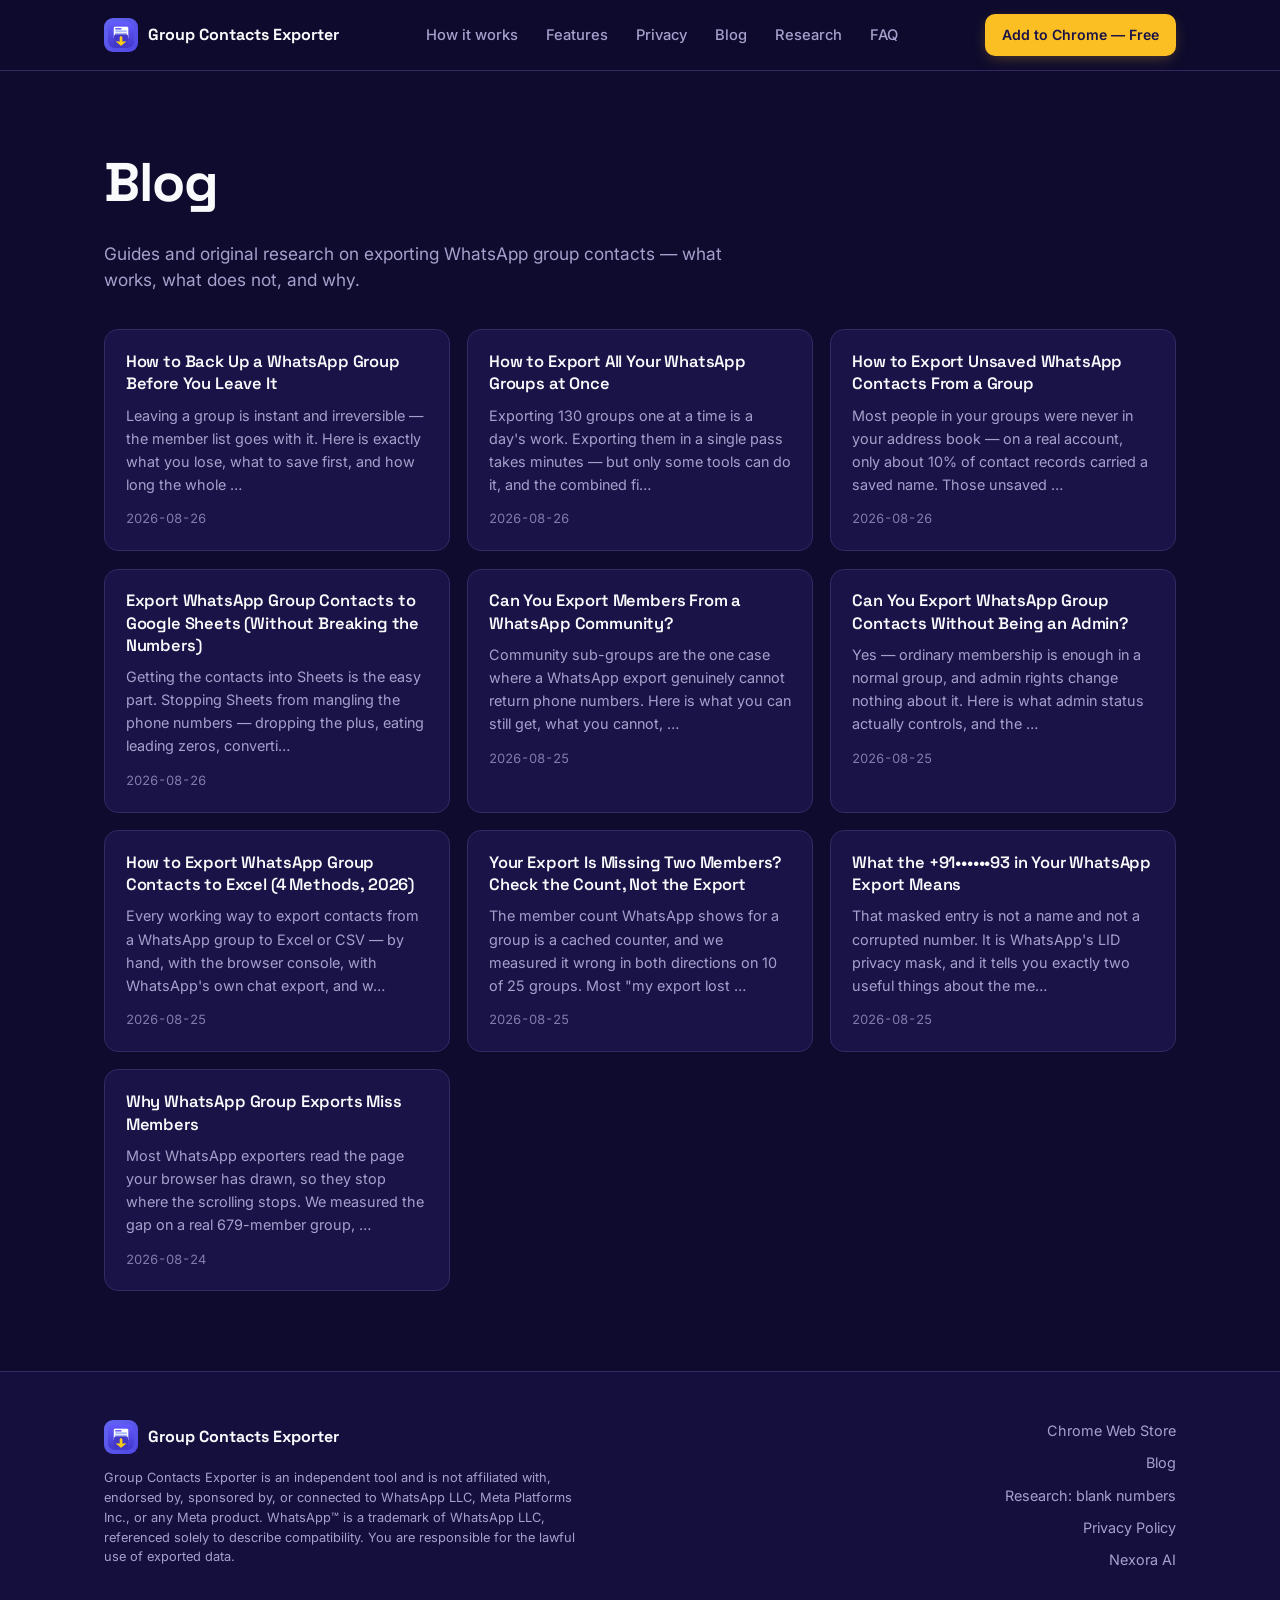
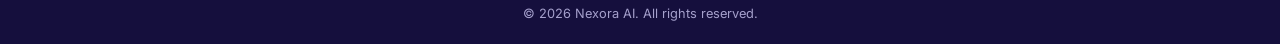
<file: blog/index.html>
<!DOCTYPE html>
<html lang="en">
<head>
  <meta charset="UTF-8" />
  <meta name="viewport" content="width=device-width, initial-scale=1.0" />
  <title>Blog — Group Contacts Exporter</title>
  <meta name="description" content="Guides and original research on exporting WhatsApp group contacts — what works, what does not, and why." />
  <meta name="robots" content="index, follow" />
  <link rel="canonical" href="https://groupexporter.nexoraai.co.in/blog/" />

  <meta property="og:type" content="article" />
  <meta property="og:site_name" content="Group Contacts Exporter" />
  <meta property="og:title" content="Blog — Group Contacts Exporter" />
  <meta property="og:description" content="Guides and original research on exporting WhatsApp group contacts — what works, what does not, and why." />
  <meta property="og:url" content="https://groupexporter.nexoraai.co.in/blog/" />
  <meta property="og:image" content="https://groupexporter.nexoraai.co.in/assets/banner-social.webp" />
  <meta property="article:published_time" content="2026-08-25" />
  <meta property="article:modified_time" content="2026-08-25" />
  <meta name="twitter:card" content="summary_large_image" />
  <meta name="twitter:title" content="Blog" />
  <meta name="twitter:description" content="Guides and original research on exporting WhatsApp group contacts — what works, what does not, and why." />
  <meta name="twitter:image" content="https://groupexporter.nexoraai.co.in/assets/banner-social.webp" />

  <link rel="icon" href="/assets/icon.webp" type="image/webp" />
  <link rel="preconnect" href="https://fonts.googleapis.com" />
  <link rel="preconnect" href="https://fonts.gstatic.com" crossorigin />
  <link href="https://fonts.googleapis.com/css2?family=Inter:wght@400;500;600;700;800&family=Space+Grotesk:wght@600;700&display=swap" rel="stylesheet" />
  <link rel="stylesheet" href="/css/style.css" />
  <link rel="stylesheet" href="/css/post.css" />

  <script type="application/ld+json">
  {
    "@context": "https://schema.org",
    "@type": "Blog",
    "headline": "Blog",
    "description": "Guides and original research on exporting WhatsApp group contacts — what works, what does not, and why.",
    "url": "https://groupexporter.nexoraai.co.in/blog/",
    "image": "https://groupexporter.nexoraai.co.in/assets/banner-social.webp",
    "datePublished": "2026-08-25",
    "dateModified": "2026-08-25",
    "author": {
      "@type": "Organization",
      "name": "Nexora AI",
      "url": "https://nexoraai.co.in"
    },
    "publisher": {
      "@type": "Organization",
      "name": "Nexora AI",
      "url": "https://nexoraai.co.in"
    },
    "mainEntityOfPage": {
      "@type": "WebPage",
      "@id": "https://groupexporter.nexoraai.co.in/blog/"
    }
  }
  </script>
  <script type="application/ld+json">
  {
    "@context": "https://schema.org",
    "@type": "BreadcrumbList",
    "itemListElement": [
      {
        "@type": "ListItem",
        "position": 1,
        "name": "Home",
        "item": "https://groupexporter.nexoraai.co.in/"
      },
      {
        "@type": "ListItem",
        "position": 2,
        "name": "Blog",
        "item": "https://groupexporter.nexoraai.co.in/blog/"
      }
    ]
  }
  </script>
</head>
<body>

  <a class="skip-link" href="#main">Skip to main content</a>

  <header class="site-header">
    <div class="container nav-inner">
      <a href="/" class="brand" aria-label="Group Contacts Exporter home">
        <span class="brand-mark"><img src="/assets/icon.webp" alt="" width="34" height="34" /></span>
        <span class="brand-name">Group Contacts Exporter</span>
      </a>
      <nav class="nav-links" aria-label="Primary">
        <a href="/#how-it-works">How it works</a>
        <a href="/#features">Features</a>
        <a href="/#privacy">Privacy</a>
        <a href="/blog/">Blog</a>
        <a href="/whatsapp-group-export-blank-numbers.html">Research</a>
        <a href="/#faq">FAQ</a>
      </nav>
      <a class="btn btn-primary btn-small" href="https://chromewebstore.google.com/detail/group-contacts-exporter-%E2%80%94/kmegeibfadlmgejfedidcamnbljekkkp" target="_blank" rel="noopener">Add to Chrome — Free</a>
    </div>
  </header>

  <main id="main">
    <section class="section">
      <div class="container">
        <h1>Blog</h1>
        <p class="lede">Guides and original research on exporting WhatsApp group contacts — what works, what does not, and why.</p>
        <div class="post-grid"><a class="post-card" href="/blog/backup-whatsapp-group-before-leaving.html"><h3>How to Back Up a WhatsApp Group Before You Leave It</h3><p>Leaving a group is instant and irreversible — the member list goes with it. Here is exactly what you lose, what to save first, and how long the whole …</p><span class="post-date">2026-08-26</span></a><a class="post-card" href="/blog/export-all-whatsapp-groups-at-once.html"><h3>How to Export All Your WhatsApp Groups at Once</h3><p>Exporting 130 groups one at a time is a day's work. Exporting them in a single pass takes minutes — but only some tools can do it, and the combined fi…</p><span class="post-date">2026-08-26</span></a><a class="post-card" href="/blog/export-unsaved-whatsapp-contacts.html"><h3>How to Export Unsaved WhatsApp Contacts From a Group</h3><p>Most people in your groups were never in your address book — on a real account, only about 10% of contact records carried a saved name. Those unsaved …</p><span class="post-date">2026-08-26</span></a><a class="post-card" href="/blog/export-whatsapp-group-contacts-to-google-sheets.html"><h3>Export WhatsApp Group Contacts to Google Sheets (Without Breaking the Numbers)</h3><p>Getting the contacts into Sheets is the easy part. Stopping Sheets from mangling the phone numbers — dropping the plus, eating leading zeros, converti…</p><span class="post-date">2026-08-26</span></a><a class="post-card" href="/blog/export-whatsapp-community-members.html"><h3>Can You Export Members From a WhatsApp Community?</h3><p>Community sub-groups are the one case where a WhatsApp export genuinely cannot return phone numbers. Here is what you can still get, what you cannot, …</p><span class="post-date">2026-08-25</span></a><a class="post-card" href="/blog/export-whatsapp-group-contacts-without-admin.html"><h3>Can You Export WhatsApp Group Contacts Without Being an Admin?</h3><p>Yes — ordinary membership is enough in a normal group, and admin rights change nothing about it. Here is what admin status actually controls, and the …</p><span class="post-date">2026-08-25</span></a><a class="post-card" href="/blog/how-to-export-whatsapp-group-contacts.html"><h3>How to Export WhatsApp Group Contacts to Excel (4 Methods, 2026)</h3><p>Every working way to export contacts from a WhatsApp group to Excel or CSV — by hand, with the browser console, with WhatsApp's own chat export, and w…</p><span class="post-date">2026-08-25</span></a><a class="post-card" href="/blog/whatsapp-group-member-count-wrong.html"><h3>Your Export Is Missing Two Members? Check the Count, Not the Export</h3><p>The member count WhatsApp shows for a group is a cached counter, and we measured it wrong in both directions on 10 of 25 groups. Most "my export lost …</p><span class="post-date">2026-08-25</span></a><a class="post-card" href="/blog/whatsapp-lid-privacy-mask.html"><h3>What the +91••••••93 in Your WhatsApp Export Means</h3><p>That masked entry is not a name and not a corrupted number. It is WhatsApp's LID privacy mask, and it tells you exactly two useful things about the me…</p><span class="post-date">2026-08-25</span></a><a class="post-card" href="/blog/whatsapp-group-export-missing-members.html"><h3>Why WhatsApp Group Exports Miss Members</h3><p>Most WhatsApp exporters read the page your browser has drawn, so they stop where the scrolling stops. We measured the gap on a real 679-member group, …</p><span class="post-date">2026-08-24</span></a></div>
      </div>
    </section>
  </main>
  <footer class="site-footer">
    <div class="container footer-inner">
      <div>
        <a href="/" class="brand">
          <span class="brand-mark"><img src="/assets/icon.webp" alt="" width="34" height="34" /></span>
          <span class="brand-name">Group Contacts Exporter</span>
        </a>
        <p class="footer-disclaimer">
          Group Contacts Exporter is an independent tool and is not affiliated with, endorsed by, sponsored by, or connected to WhatsApp LLC, Meta Platforms Inc., or any Meta product. WhatsApp™ is a trademark of WhatsApp LLC, referenced solely to describe compatibility. You are responsible for the lawful use of exported data.
        </p>
      </div>
      <div class="footer-links">
        <a href="https://chromewebstore.google.com/detail/group-contacts-exporter-%E2%80%94/kmegeibfadlmgejfedidcamnbljekkkp" target="_blank" rel="noopener">Chrome Web Store</a>
        <a href="/blog/">Blog</a>
        <a href="/whatsapp-group-export-blank-numbers.html">Research: blank numbers</a>
        <a href="/privacy-policy.html">Privacy Policy</a>
        <a href="https://nexoraai.co.in" target="_blank" rel="noopener">Nexora AI</a>
      </div>
    </div>
    <p class="footer-copy">&copy; <span id="year"></span> Nexora AI. All rights reserved.</p>
  </footer>

  <script>document.getElementById('year').textContent = new Date().getFullYear();</script>
</body>
</html>
</file>
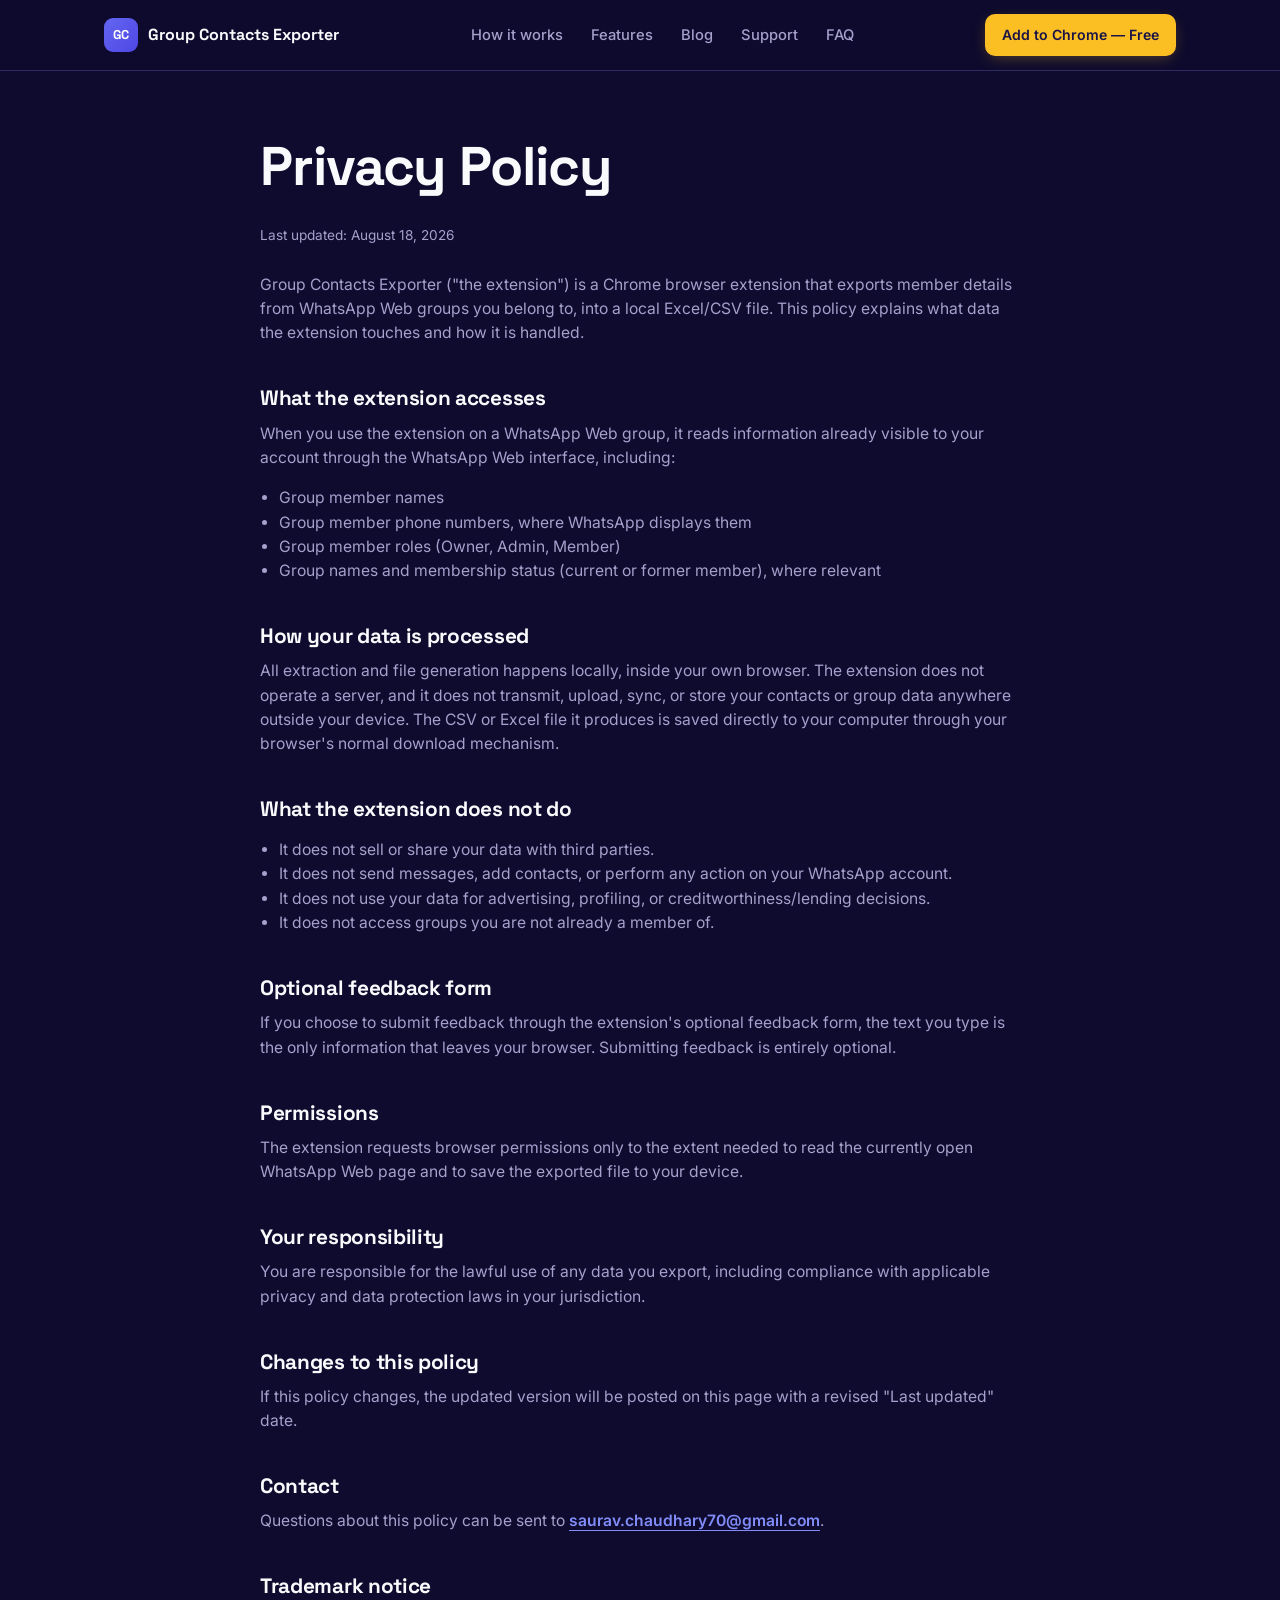
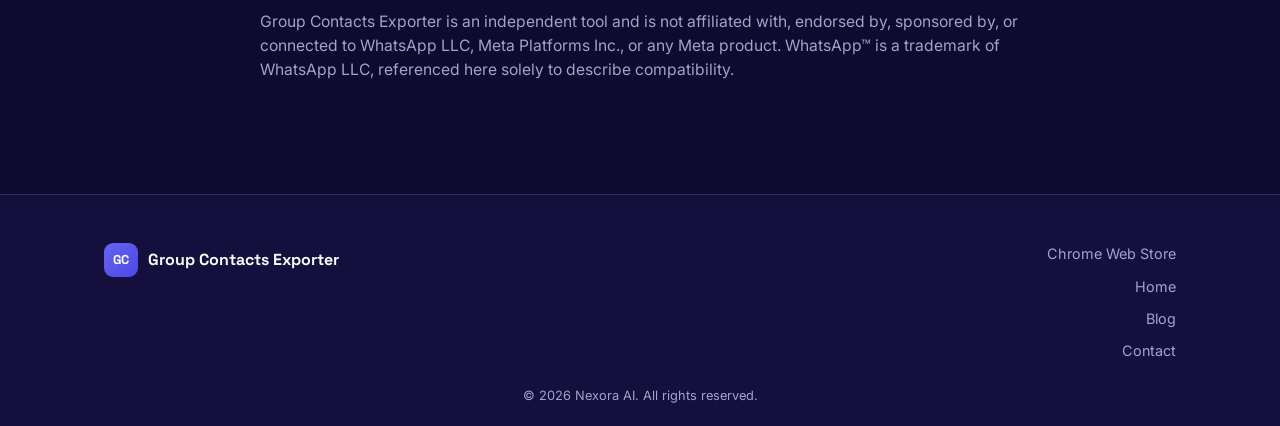
<file: privacy-policy.html>
<!DOCTYPE html>
<html lang="en">
<head>
  <meta charset="UTF-8" />
  <meta name="viewport" content="width=device-width, initial-scale=1.0" />
  <title>Privacy Policy — Group Contacts Exporter</title>
  <meta name="description" content="Privacy policy for the Group Contacts Exporter Chrome extension. Learn how your WhatsApp group data is handled — all processing happens locally on your device." />
  <meta name="robots" content="index, follow" />
  <link rel="canonical" href="https://groupexporter.nexoraai.co.in/privacy-policy.html" />
  <link rel="icon" href="/assets/icon.webp" type="image/webp" />
  <link rel="preconnect" href="https://fonts.googleapis.com" />
  <link rel="preconnect" href="https://fonts.gstatic.com" crossorigin />
  <link href="https://fonts.googleapis.com/css2?family=Inter:wght@400;500;600;700;800&family=Space+Grotesk:wght@600;700&display=swap" rel="stylesheet" />
  <link rel="stylesheet" href="/css/style.css" />
  <style>
    .policy { padding: 64px 0 96px; max-width: 760px; margin: 0 auto; }
    .policy h2 { margin-top: 2em; font-size: 1.3rem; }
    .policy p, .policy li { color: var(--text-dim); font-size: 0.98rem; }
    .policy ul { padding-left: 1.2em; }
    .policy .updated { color: var(--text-dim); font-size: 0.85rem; margin-bottom: 2em; }
  </style>
</head>
<body>
  <header class="site-header">
    <div class="container nav-inner">
      <a href="/" class="brand" aria-label="Group Contacts Exporter home">
        <span class="brand-mark" aria-hidden="true">GC</span>
        <span class="brand-name">Group Contacts Exporter</span>
      </a>
      <nav class="nav-links" aria-label="Primary">
        <a href="/#how-it-works">How it works</a>
        <a href="/#features">Features</a>
        <a href="/blog/">Blog</a>
        <a href="/support.html">Support</a>
        <a href="/#faq">FAQ</a>
      </nav>
      <a class="btn btn-primary btn-small" href="https://chromewebstore.google.com/detail/group-contacts-exporter-%E2%80%94/kmegeibfadlmgejfedidcamnbljekkkp" target="_blank" rel="noopener">Add to Chrome — Free</a>
    </div>
  </header>

  <main class="container">
    <div class="policy">
      <h1>Privacy Policy</h1>
      <p class="updated">Last updated: August 18, 2026</p>

      <p>Group Contacts Exporter ("the extension") is a Chrome browser extension that exports member details from WhatsApp Web groups you belong to, into a local Excel/CSV file. This policy explains what data the extension touches and how it is handled.</p>

      <h2>What the extension accesses</h2>
      <p>When you use the extension on a WhatsApp Web group, it reads information already visible to your account through the WhatsApp Web interface, including:</p>
      <ul>
        <li>Group member names</li>
        <li>Group member phone numbers, where WhatsApp displays them</li>
        <li>Group member roles (Owner, Admin, Member)</li>
        <li>Group names and membership status (current or former member), where relevant</li>
      </ul>

      <h2>How your data is processed</h2>
      <p>All extraction and file generation happens locally, inside your own browser. The extension does not operate a server, and it does not transmit, upload, sync, or store your contacts or group data anywhere outside your device. The CSV or Excel file it produces is saved directly to your computer through your browser's normal download mechanism.</p>

      <h2>What the extension does not do</h2>
      <ul>
        <li>It does not sell or share your data with third parties.</li>
        <li>It does not send messages, add contacts, or perform any action on your WhatsApp account.</li>
        <li>It does not use your data for advertising, profiling, or creditworthiness/lending decisions.</li>
        <li>It does not access groups you are not already a member of.</li>
      </ul>

      <h2>Optional feedback form</h2>
      <p>If you choose to submit feedback through the extension's optional feedback form, the text you type is the only information that leaves your browser. Submitting feedback is entirely optional.</p>

      <h2>Permissions</h2>
      <p>The extension requests browser permissions only to the extent needed to read the currently open WhatsApp Web page and to save the exported file to your device.</p>

      <h2>Your responsibility</h2>
      <p>You are responsible for the lawful use of any data you export, including compliance with applicable privacy and data protection laws in your jurisdiction.</p>

      <h2>Changes to this policy</h2>
      <p>If this policy changes, the updated version will be posted on this page with a revised "Last updated" date.</p>

      <h2>Contact</h2>
      <p>Questions about this policy can be sent to <a class="link-underline" href="mailto:saurav.chaudhary70@gmail.com">saurav.chaudhary70@gmail.com</a>.</p>

      <h2>Trademark notice</h2>
      <p>Group Contacts Exporter is an independent tool and is not affiliated with, endorsed by, sponsored by, or connected to WhatsApp LLC, Meta Platforms Inc., or any Meta product. WhatsApp™ is a trademark of WhatsApp LLC, referenced here solely to describe compatibility.</p>
    </div>
  </main>

  <footer class="site-footer">
    <div class="container footer-inner">
      <div>
        <a href="/" class="brand">
          <span class="brand-mark" aria-hidden="true">GC</span>
          <span class="brand-name">Group Contacts Exporter</span>
        </a>
      </div>
      <div class="footer-links">
        <a href="https://chromewebstore.google.com/detail/group-contacts-exporter-%E2%80%94/kmegeibfadlmgejfedidcamnbljekkkp" target="_blank" rel="noopener">Chrome Web Store</a>
        <a href="/">Home</a>
        <a href="/blog/">Blog</a>
        <a href="mailto:saurav.chaudhary70@gmail.com">Contact</a>
      </div>
    </div>
    <p class="footer-copy">&copy; <span id="year"></span> Nexora AI. All rights reserved.</p>
  </footer>

  <script src="/js/script.js"></script>
</body>
</html>
</file>
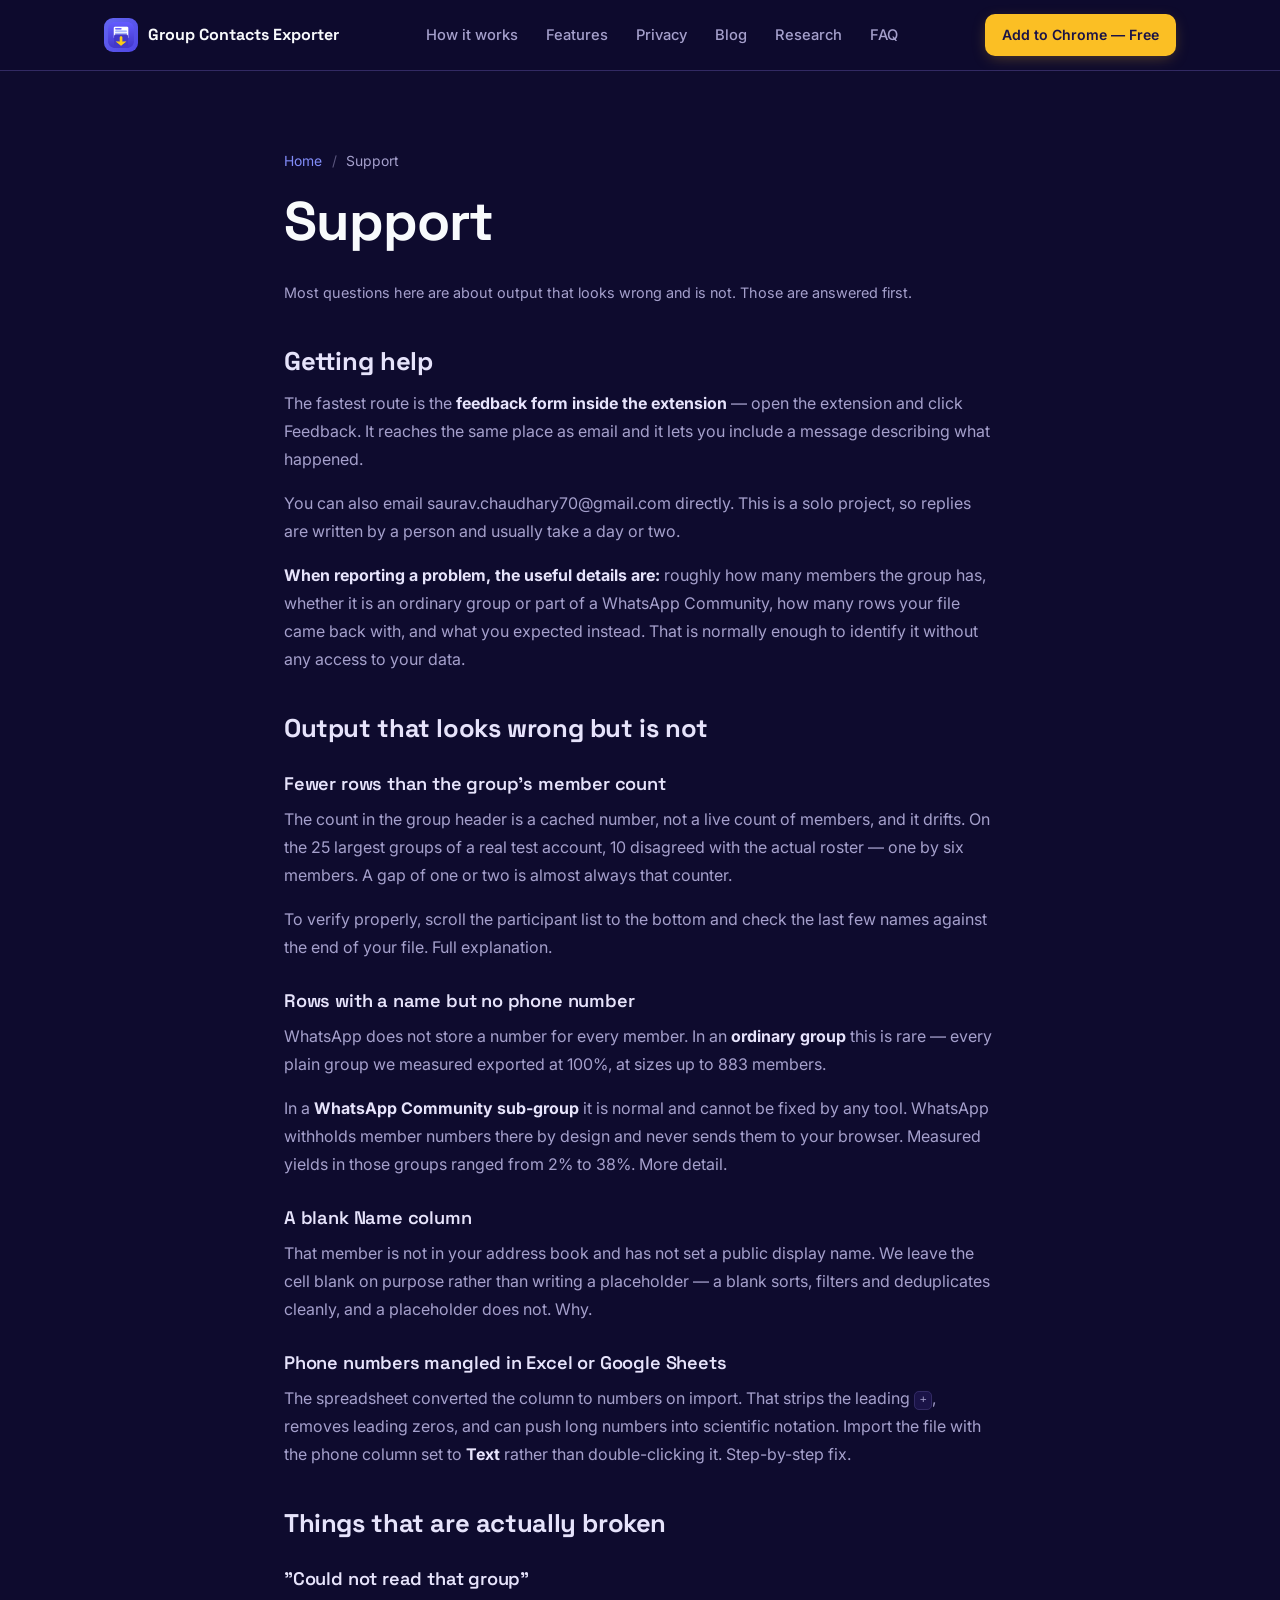
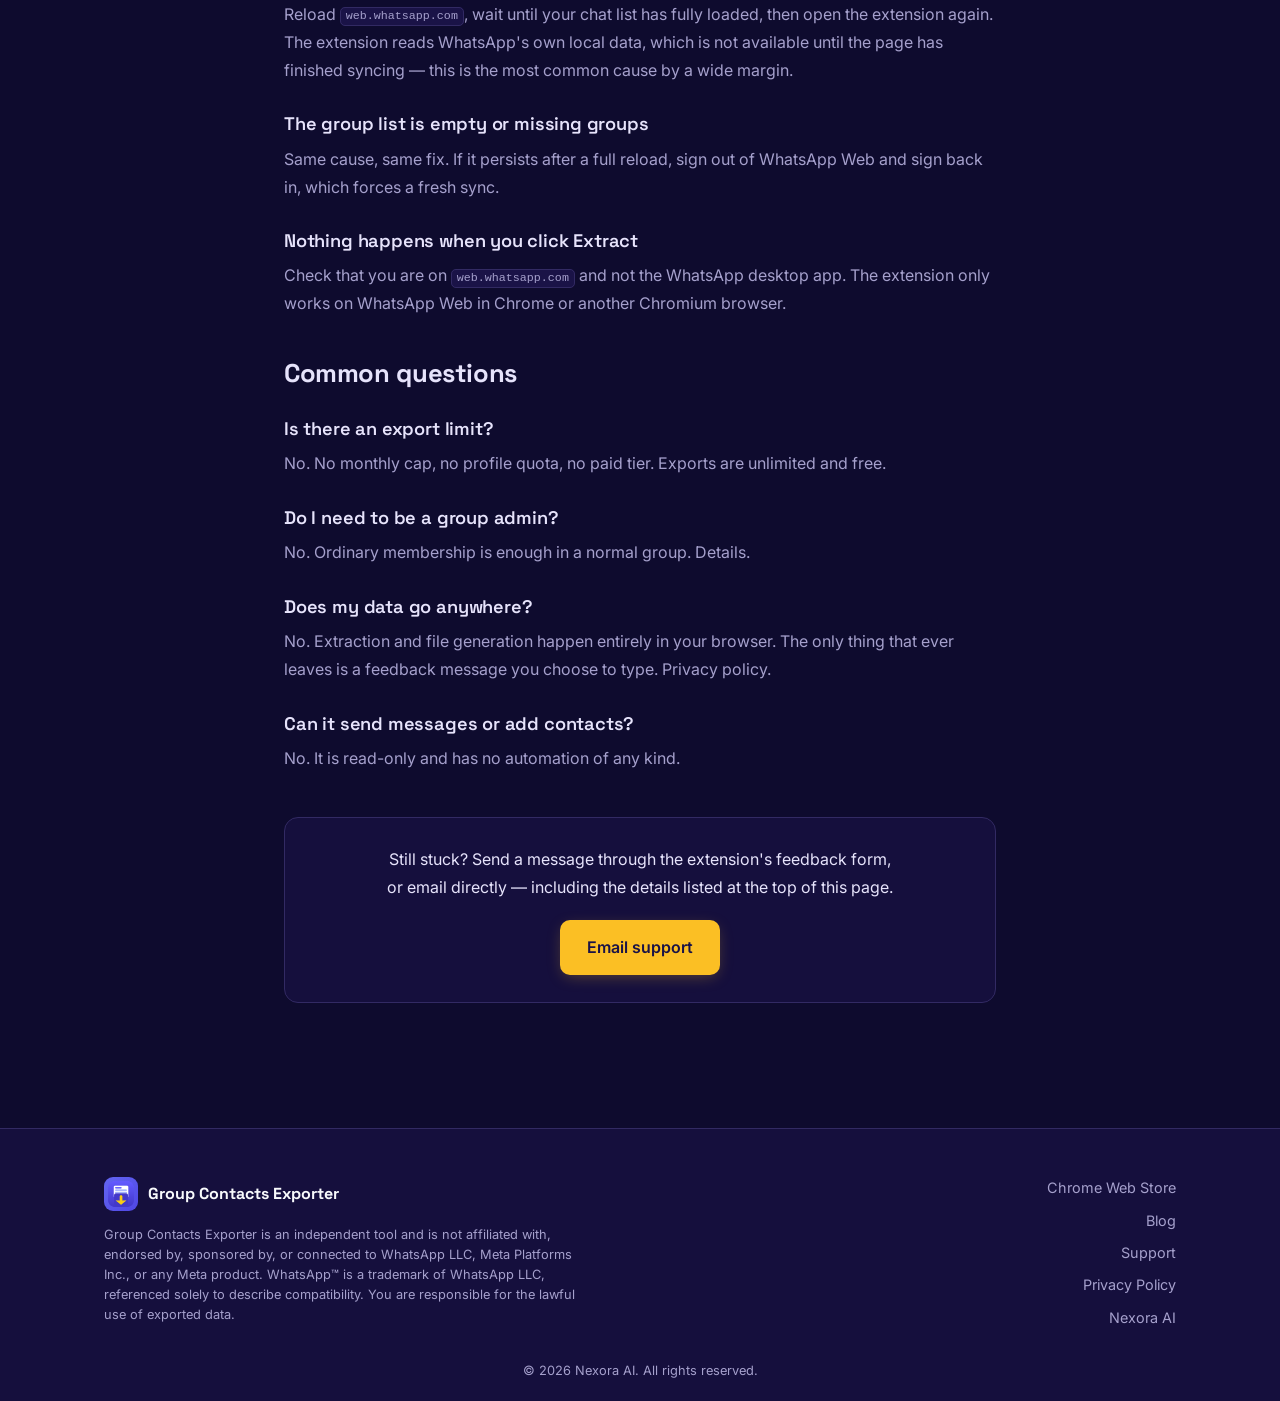
<file: support.html>
<!DOCTYPE html>
<html lang="en">
<head>
  <meta charset="UTF-8" />
  <meta name="viewport" content="width=device-width, initial-scale=1.0" />
  <title>Support — Group Contacts Exporter</title>
  <meta name="description" content="Help and troubleshooting for the Group Contacts Exporter Chrome extension — why an export looks incomplete, what blank phone numbers mean, and how to report a problem." />
  <meta name="robots" content="index, follow" />
  <link rel="canonical" href="https://groupexporter.nexoraai.co.in/support.html" />

  <meta property="og:type" content="website" />
  <meta property="og:site_name" content="Group Contacts Exporter" />
  <meta property="og:title" content="Support — Group Contacts Exporter" />
  <meta property="og:description" content="Help and troubleshooting for the Group Contacts Exporter Chrome extension." />
  <meta property="og:url" content="https://groupexporter.nexoraai.co.in/support.html" />
  <meta property="og:image" content="https://groupexporter.nexoraai.co.in/assets/banner-social.webp" />

  <link rel="icon" href="/assets/icon.webp" type="image/webp" />
  <link rel="preconnect" href="https://fonts.googleapis.com" />
  <link rel="preconnect" href="https://fonts.gstatic.com" crossorigin />
  <link href="https://fonts.googleapis.com/css2?family=Inter:wght@400;500;600;700;800&family=Space+Grotesk:wght@600;700&display=swap" rel="stylesheet" />
  <link rel="stylesheet" href="/css/style.css" />
  <link rel="stylesheet" href="/css/post.css" />

  <script type="application/ld+json">
  {
    "@context": "https://schema.org",
    "@type": "FAQPage",
    "mainEntity": [
      {
        "@type": "Question",
        "name": "My export has fewer rows than the group's member count. Is it incomplete?",
        "acceptedAnswer": { "@type": "Answer", "text": "Almost certainly not. The member count WhatsApp shows in the group header is a cached counter that drifts from the real roster — on 25 real groups we measured, 10 disagreed. Verify by comparing the end of your file against the bottom of the participant list, not against that number." }
      },
      {
        "@type": "Question",
        "name": "Why do some rows have a name but no phone number?",
        "acceptedAnswer": { "@type": "Answer", "text": "WhatsApp does not store a phone number for every member. In ordinary groups this is rare — every plain group we measured exported at 100%. In WhatsApp Community sub-groups it is normal and unavoidable, because WhatsApp withholds those numbers by design and never sends them to your device." }
      },
      {
        "@type": "Question",
        "name": "Why is the Name column blank on many rows?",
        "acceptedAnswer": { "@type": "Answer", "text": "Because you have not saved that person and they have not set a public display name. We leave the field blank rather than filling it with a placeholder, because a blank cell sorts and filters cleanly while a placeholder does not." }
      },
      {
        "@type": "Question",
        "name": "The extension says it cannot read the group. What should I do?",
        "acceptedAnswer": { "@type": "Answer", "text": "Reload web.whatsapp.com, wait for your chat list to finish loading, then open the extension again. The extension reads WhatsApp's local data, which is not ready until the page has finished syncing." }
      },
      {
        "@type": "Question",
        "name": "Is there a limit on how many contacts I can export?",
        "acceptedAnswer": { "@type": "Answer", "text": "No. There is no monthly cap, no profile quota and no paid tier. Exports are unlimited and free." }
      },
      {
        "@type": "Question",
        "name": "My phone numbers look wrong in Excel. What happened?",
        "acceptedAnswer": { "@type": "Answer", "text": "The spreadsheet converted them to numbers on import, which strips the leading plus and any leading zero, and can render long numbers in scientific notation. Import the CSV with the phone column set to Text instead of double-clicking the file." }
      }
    ]
  }
  </script>
</head>
<body>

  <a class="skip-link" href="#main">Skip to main content</a>

  <header class="site-header">
    <div class="container nav-inner">
      <a href="/" class="brand" aria-label="Group Contacts Exporter home">
        <span class="brand-mark"><img src="/assets/icon.webp" alt="" width="34" height="34" /></span>
        <span class="brand-name">Group Contacts Exporter</span>
      </a>
      <nav class="nav-links" aria-label="Primary">
        <a href="/#how-it-works">How it works</a>
        <a href="/#features">Features</a>
        <a href="/#privacy">Privacy</a>
        <a href="/blog/">Blog</a>
        <a href="/whatsapp-group-export-blank-numbers.html">Research</a>
        <a href="/#faq">FAQ</a>
      </nav>
      <a class="btn btn-primary btn-small" href="https://chromewebstore.google.com/detail/group-contacts-exporter-%E2%80%94/kmegeibfadlmgejfedidcamnbljekkkp" target="_blank" rel="noopener">Add to Chrome — Free</a>
    </div>
  </header>

  <main id="main">
    <article class="section">
      <div class="container prose">
        <nav class="crumbs" aria-label="Breadcrumb"><a href="/">Home</a> <span>/</span> Support</nav>

        <h1>Support</h1>
        <p class="meta-line">Most questions here are about output that looks wrong and is not. Those are answered first.</p>

        <h2>Getting help</h2>
        <p>
          The fastest route is the <strong>feedback form inside the extension</strong> — open the
          extension and click Feedback. It reaches the same place as email and it lets you include
          a message describing what happened.
        </p>
        <p>
          You can also email <a href="mailto:saurav.chaudhary70@gmail.com">saurav.chaudhary70@gmail.com</a>
          directly. This is a solo project, so replies are written by a person and usually take a
          day or two.
        </p>
        <p>
          <strong>When reporting a problem, the useful details are:</strong> roughly how many members
          the group has, whether it is an ordinary group or part of a WhatsApp Community, how many
          rows your file came back with, and what you expected instead. That is normally enough to
          identify it without any access to your data.
        </p>

        <h2>Output that looks wrong but is not</h2>

        <h3>Fewer rows than the group's member count</h3>
        <p>
          The count in the group header is a cached number, not a live count of members, and it
          drifts. On the 25 largest groups of a real test account, 10 disagreed with the actual
          roster — one by six members. A gap of one or two is almost always that counter.
        </p>
        <p>
          To verify properly, scroll the participant list to the bottom and check the last few
          names against the end of your file. <a href="/blog/whatsapp-group-member-count-wrong.html">Full explanation</a>.
        </p>

        <h3>Rows with a name but no phone number</h3>
        <p>
          WhatsApp does not store a number for every member. In an <strong>ordinary group</strong>
          this is rare — every plain group we measured exported at 100%, at sizes up to 883 members.
        </p>
        <p>
          In a <strong>WhatsApp Community sub-group</strong> it is normal and cannot be fixed by any
          tool. WhatsApp withholds member numbers there by design and never sends them to your
          browser. Measured yields in those groups ranged from 2% to 38%.
          <a href="/blog/export-whatsapp-community-members.html">More detail</a>.
        </p>

        <h3>A blank Name column</h3>
        <p>
          That member is not in your address book and has not set a public display name. We leave
          the cell blank on purpose rather than writing a placeholder — a blank sorts, filters and
          deduplicates cleanly, and a placeholder does not.
          <a href="/blog/export-unsaved-whatsapp-contacts.html">Why</a>.
        </p>

        <h3>Phone numbers mangled in Excel or Google Sheets</h3>
        <p>
          The spreadsheet converted the column to numbers on import. That strips the leading
          <code>+</code>, removes leading zeros, and can push long numbers into scientific notation.
          Import the file with the phone column set to <strong>Text</strong> rather than
          double-clicking it. <a href="/blog/export-whatsapp-group-contacts-to-google-sheets.html">Step-by-step fix</a>.
        </p>

        <h2>Things that are actually broken</h2>

        <h3>"Could not read that group"</h3>
        <p>
          Reload <code>web.whatsapp.com</code>, wait until your chat list has fully loaded, then open
          the extension again. The extension reads WhatsApp's own local data, which is not available
          until the page has finished syncing — this is the most common cause by a wide margin.
        </p>

        <h3>The group list is empty or missing groups</h3>
        <p>
          Same cause, same fix. If it persists after a full reload, sign out of WhatsApp Web and
          sign back in, which forces a fresh sync.
        </p>

        <h3>Nothing happens when you click Extract</h3>
        <p>
          Check that you are on <code>web.whatsapp.com</code> and not the WhatsApp desktop app. The
          extension only works on WhatsApp Web in Chrome or another Chromium browser.
        </p>

        <h2>Common questions</h2>

        <h3>Is there an export limit?</h3>
        <p>
          No. No monthly cap, no profile quota, no paid tier. Exports are unlimited and free.
        </p>

        <h3>Do I need to be a group admin?</h3>
        <p>
          No. Ordinary membership is enough in a normal group.
          <a href="/blog/export-whatsapp-group-contacts-without-admin.html">Details</a>.
        </p>

        <h3>Does my data go anywhere?</h3>
        <p>
          No. Extraction and file generation happen entirely in your browser. The only thing that
          ever leaves is a feedback message you choose to type.
          <a href="/privacy-policy.html">Privacy policy</a>.
        </p>

        <h3>Can it send messages or add contacts?</h3>
        <p>
          No. It is read-only and has no automation of any kind.
        </p>

        <div class="post-cta">
          <p>Still stuck? Send a message through the extension's feedback form, or email directly — including the details listed at the top of this page.</p>
          <a class="btn btn-primary btn-large" href="mailto:saurav.chaudhary70@gmail.com">Email support</a>
        </div>
      </div>
    </article>
  </main>

  <footer class="site-footer">
    <div class="container footer-inner">
      <div>
        <a href="/" class="brand">
          <span class="brand-mark"><img src="/assets/icon.webp" alt="" width="34" height="34" /></span>
          <span class="brand-name">Group Contacts Exporter</span>
        </a>
        <p class="footer-disclaimer">
          Group Contacts Exporter is an independent tool and is not affiliated with, endorsed by, sponsored by, or connected to WhatsApp LLC, Meta Platforms Inc., or any Meta product. WhatsApp™ is a trademark of WhatsApp LLC, referenced solely to describe compatibility. You are responsible for the lawful use of exported data.
        </p>
      </div>
      <div class="footer-links">
        <a href="https://chromewebstore.google.com/detail/group-contacts-exporter-%E2%80%94/kmegeibfadlmgejfedidcamnbljekkkp" target="_blank" rel="noopener">Chrome Web Store</a>
        <a href="/blog/">Blog</a>
        <a href="/support.html">Support</a>
        <a href="/privacy-policy.html">Privacy Policy</a>
        <a href="https://nexoraai.co.in" target="_blank" rel="noopener">Nexora AI</a>
      </div>
    </div>
    <p class="footer-copy">&copy; <span id="year"></span> Nexora AI. All rights reserved.</p>
  </footer>

  <script>document.getElementById('year').textContent = new Date().getFullYear();</script>
</body>
</html>
</file>
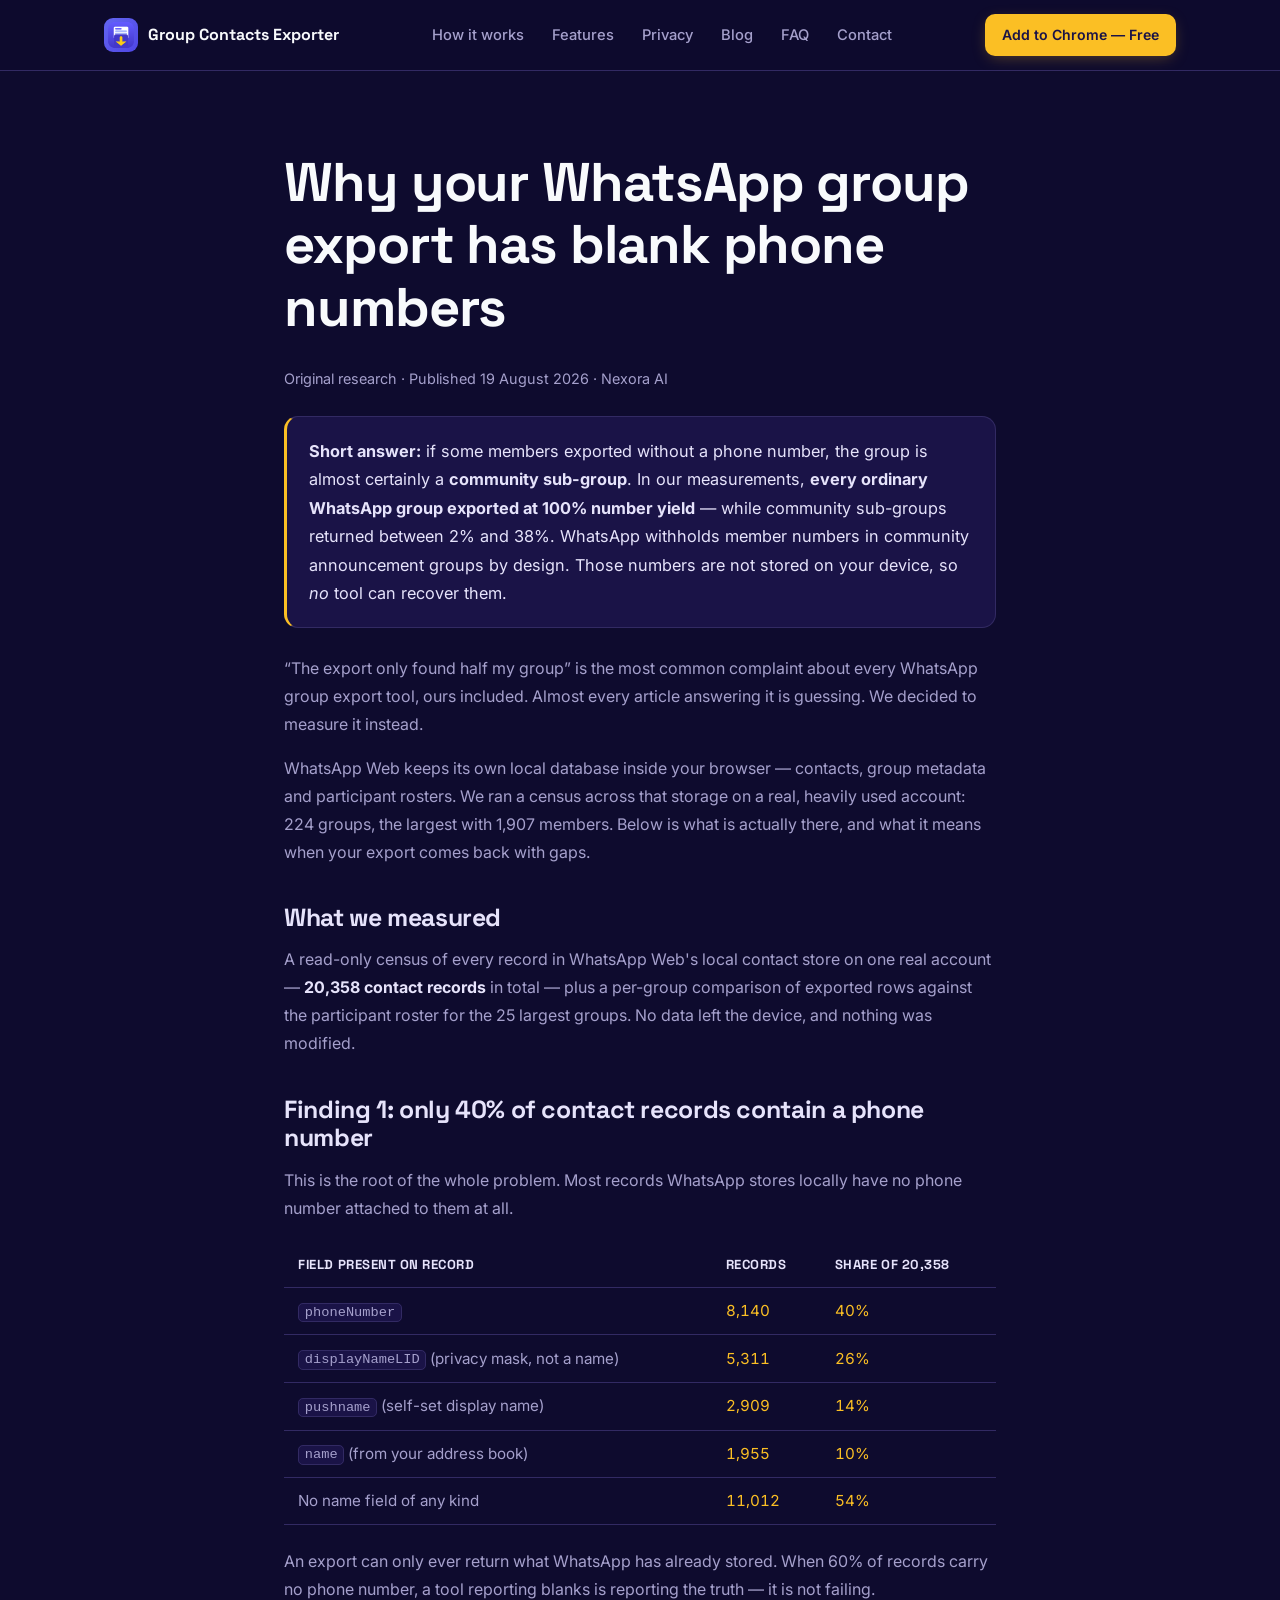
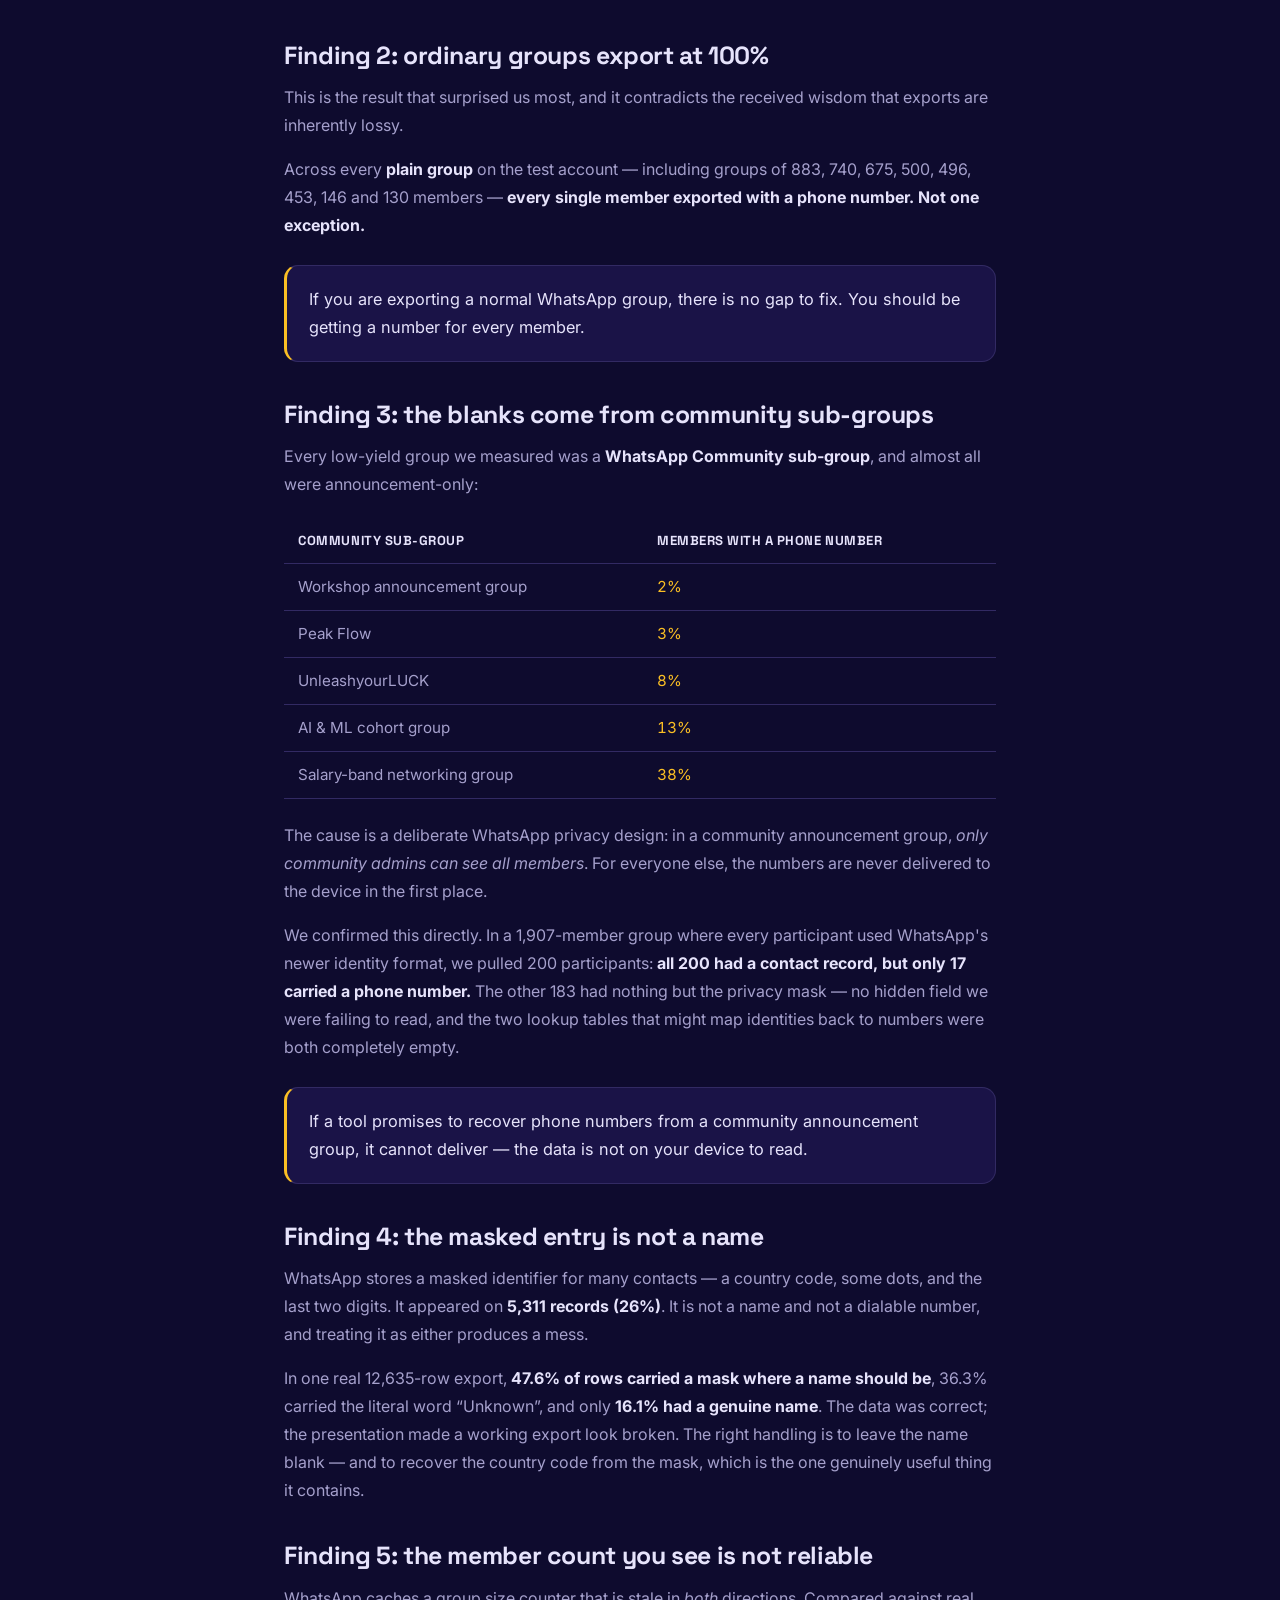
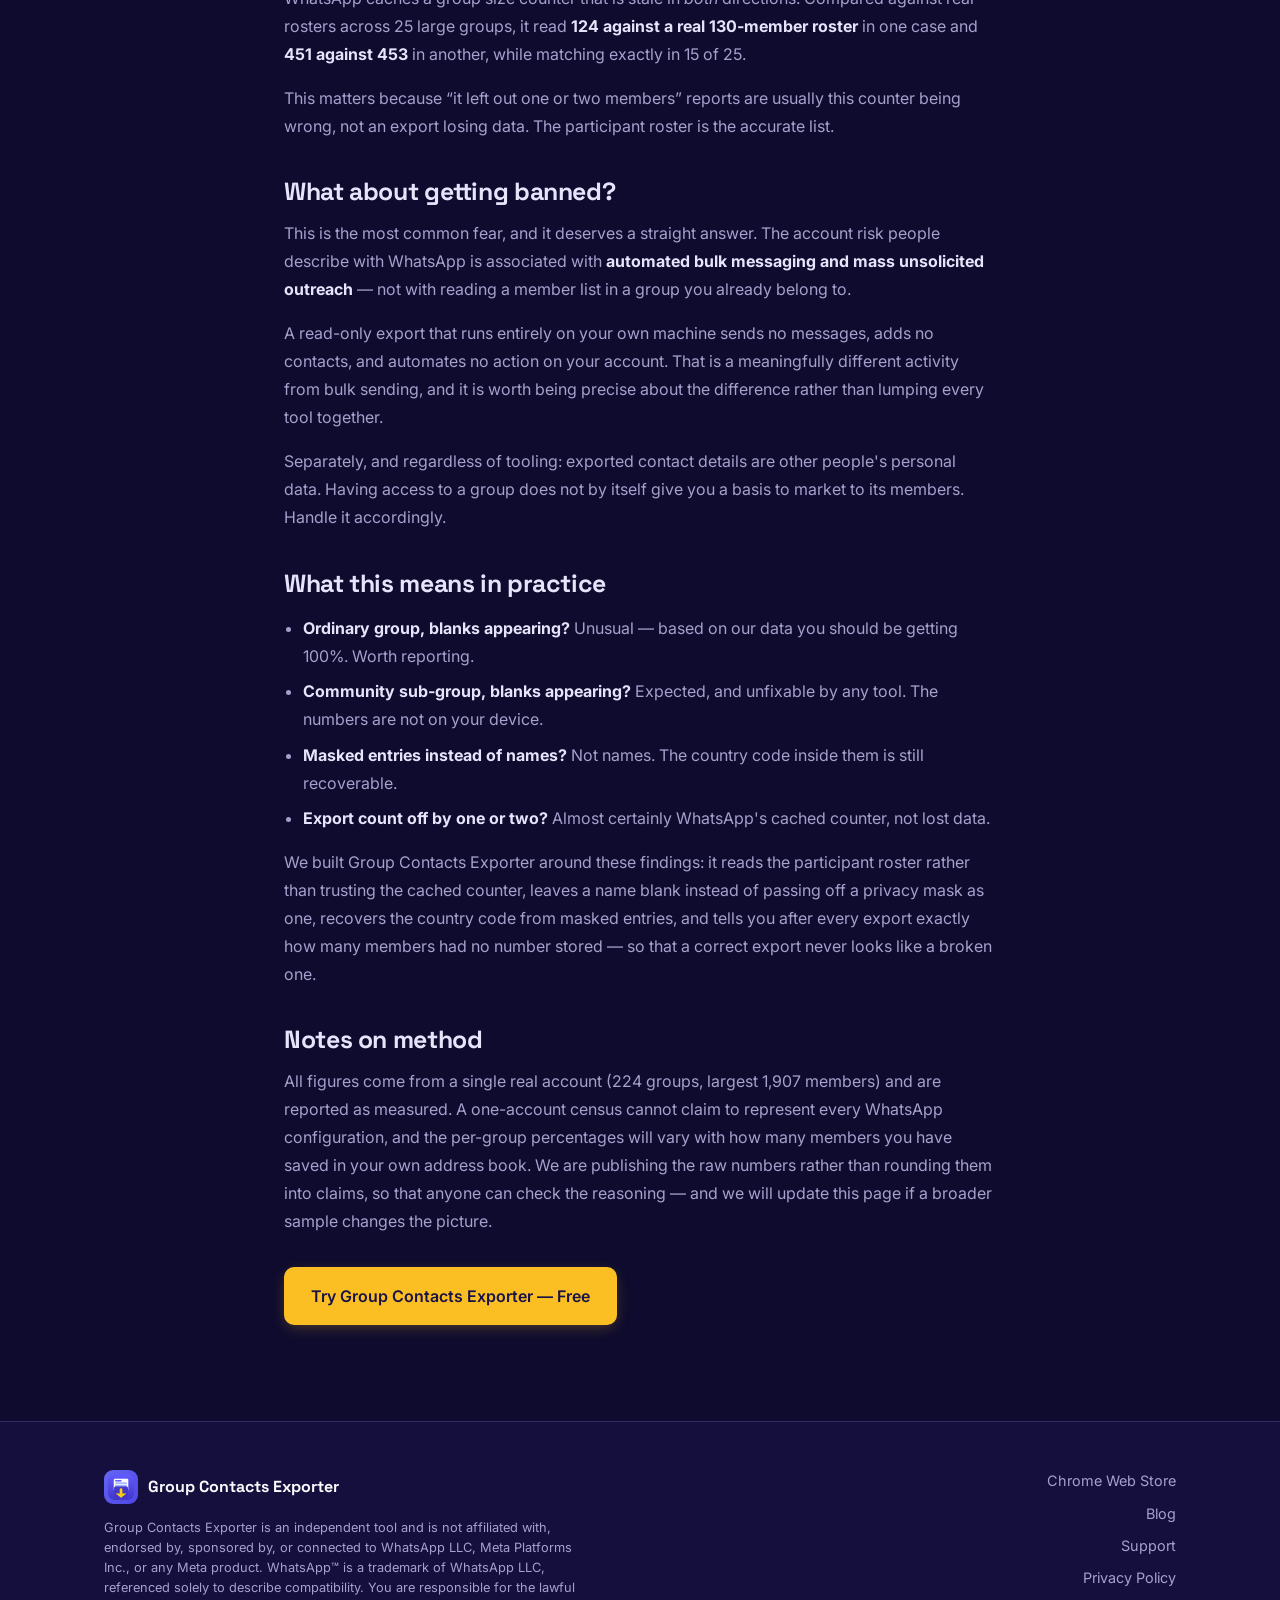
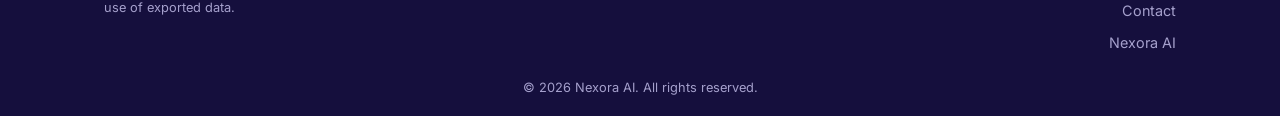
<file: whatsapp-group-export-blank-numbers.html>
<!DOCTYPE html>
<html lang="en">
<head>
  <meta charset="UTF-8" />
  <meta name="viewport" content="width=device-width, initial-scale=1.0" />
  <title>Why WhatsApp Group Exports Have Blank Phone Numbers — A 20,358-Record Study</title>
  <meta name="description" content="We read 20,358 contact records from WhatsApp Web's own local storage to find out why group exports come back with blank phone numbers. Result: 40% of records carry a phone number, 26% carry only a privacy mask, and every ordinary group still exports at 100%. The blanks come from community sub-groups." />
  <meta name="robots" content="index, follow" />
  <link rel="canonical" href="https://groupexporter.nexoraai.co.in/whatsapp-group-export-blank-numbers.html" />

  <meta property="og:type" content="article" />
  <meta property="og:site_name" content="Group Contacts Exporter" />
  <meta property="og:title" content="Why WhatsApp Group Exports Have Blank Phone Numbers — A 20,358-Record Study" />
  <meta property="og:description" content="A measured answer, not a guess: 20,358 contact records analysed. 40% carry a phone number, 26% carry only a privacy mask. Ordinary groups export at 100%." />
  <meta property="og:url" content="https://groupexporter.nexoraai.co.in/whatsapp-group-export-blank-numbers.html" />
  <meta property="og:image" content="https://groupexporter.nexoraai.co.in/assets/banner-social.webp" />
  <meta name="twitter:card" content="summary_large_image" />
  <meta name="twitter:title" content="Why WhatsApp Group Exports Have Blank Phone Numbers" />
  <meta name="twitter:description" content="20,358 contact records analysed. Ordinary groups export at 100%. The blanks come from community sub-groups." />
  <meta name="twitter:image" content="https://groupexporter.nexoraai.co.in/assets/banner-social.webp" />

  <link rel="icon" href="/assets/icon.webp" type="image/webp" />
  <link rel="preconnect" href="https://fonts.googleapis.com" />
  <link rel="preconnect" href="https://fonts.gstatic.com" crossorigin />
  <link href="https://fonts.googleapis.com/css2?family=Inter:wght@400;500;600;700;800&family=Space+Grotesk:wght@600;700&display=swap" rel="stylesheet" />
  <link rel="stylesheet" href="/css/style.css" />

  <style>
    .prose { max-width: 760px; margin: 0 auto; }
    .prose p, .prose li { color: var(--text-dim); line-height: 1.75; }
    .prose h2 { font-family: var(--font-heading); color: var(--text); margin: 2.4rem 0 .8rem; font-size: 1.55rem; }
    .prose h3 { font-family: var(--font-heading); color: var(--text); margin: 1.8rem 0 .6rem; font-size: 1.15rem; }
    .prose strong { color: var(--text); }
    .prose code { background: var(--surface); border: 1px solid var(--border); border-radius: 5px; padding: .1em .4em; font-size: .9em; }
    .data-table-wrap { overflow-x: auto; margin: 1.4rem 0; }
    .data-table { width: 100%; border-collapse: collapse; font-size: .95rem; }
    .data-table th, .data-table td { padding: .7rem .9rem; text-align: left; border-bottom: 1px solid var(--border); }
    .data-table th { color: var(--text); font-family: var(--font-heading); font-size: .82rem; text-transform: uppercase; letter-spacing: .04em; }
    .data-table td { color: var(--text-dim); }
    .data-table td.num { color: var(--accent); font-variant-numeric: tabular-nums; white-space: nowrap; }
    .keytake { background: var(--surface); border: 1px solid var(--border); border-left: 3px solid var(--accent);
      border-radius: var(--radius); padding: 1.2rem 1.4rem; margin: 1.6rem 0; }
    .keytake p { color: var(--text); margin: 0; font-size: 1.02rem; }
    .meta-line { color: var(--text-dim); font-size: .9rem; margin-bottom: 1.6rem; }
    .prose ul { padding-left: 1.2rem; margin: 1rem 0; }
    .prose li { margin: .45rem 0; }
  </style>

  <script type="application/ld+json">
  {
    "@context": "https://schema.org",
    "@type": "Article",
    "headline": "Why WhatsApp Group Exports Have Blank Phone Numbers — A 20,358-Record Study",
    "description": "An analysis of 20,358 contact records in WhatsApp Web's local storage explaining why exported group member lists contain blank phone numbers.",
    "url": "https://groupexporter.nexoraai.co.in/whatsapp-group-export-blank-numbers.html",
    "image": "https://groupexporter.nexoraai.co.in/assets/banner-social.webp",
    "datePublished": "2026-08-19",
    "dateModified": "2026-08-19",
    "author": { "@type": "Organization", "name": "Nexora AI", "url": "https://nexoraai.co.in" },
    "publisher": { "@type": "Organization", "name": "Nexora AI", "url": "https://nexoraai.co.in" },
    "mainEntityOfPage": { "@type": "WebPage", "@id": "https://groupexporter.nexoraai.co.in/whatsapp-group-export-blank-numbers.html" }
  }
  </script>

  <script type="application/ld+json">
  {
    "@context": "https://schema.org",
    "@type": "FAQPage",
    "mainEntity": [
      {
        "@type": "Question",
        "name": "Why does my WhatsApp group export have blank phone numbers?",
        "acceptedAnswer": { "@type": "Answer", "text": "Almost always because the group is a community sub-group. In a measured sample, every ordinary WhatsApp group exported with a phone number for 100% of members, while community sub-groups returned between 2% and 38%. WhatsApp deliberately withholds member phone numbers in community announcement groups, where only community admins can see all members. The numbers are not stored on your device at all, so no tool can recover them." }
      },
      {
        "@type": "Question",
        "name": "Is the export tool failing when numbers are missing?",
        "acceptedAnswer": { "@type": "Answer", "text": "No. Of 20,358 contact records examined in WhatsApp Web's local storage, only 8,140 (40%) contained a phone number at all. The remaining records genuinely have no number stored locally. An export can only return what WhatsApp itself has saved on the device." }
      },
      {
        "@type": "Question",
        "name": "What is the masked number like +91 dots 93 in my WhatsApp export?",
        "acceptedAnswer": { "@type": "Answer", "text": "That is WhatsApp's privacy mask, stored as displayNameLID. It appeared on 5,311 of 20,358 records (26%). It is not a name and not a usable number, but it does carry the country code and the last two digits, so a country code can still be recovered from it." }
      },
      {
        "@type": "Question",
        "name": "Does exporting WhatsApp group members get your account banned?",
        "acceptedAnswer": { "@type": "Answer", "text": "Reading a member list you already have access to is not the same as bulk messaging. The account risk people describe with WhatsApp is associated with automated sending and mass unsolicited outreach, not with reading a group you are a member of. A read-only export that runs locally, sends no messages and adds no contacts does not automate any action on your account." }
      },
      {
        "@type": "Question",
        "name": "Why does the member count in group info not match my export?",
        "acceptedAnswer": { "@type": "Answer", "text": "WhatsApp's cached group size counter is unreliable in both directions. In a measured comparison across 25 large groups it read 124 against a real 130-member roster in one case and 451 against 453 in another, while matching exactly in 15 of 25. The participant roster, not the cached counter, is the accurate list." }
      }
    ]
  }
  </script>
</head>
<body>

  <a class="skip-link" href="#main">Skip to main content</a>

  <header class="site-header">
    <div class="container nav-inner">
      <a href="/" class="brand" aria-label="Group Contacts Exporter home">
        <span class="brand-mark"><img src="/assets/icon.webp" alt="" width="34" height="34" /></span>
        <span class="brand-name">Group Contacts Exporter</span>
      </a>
      <nav class="nav-links" aria-label="Primary">
        <a href="/#how-it-works">How it works</a>
        <a href="/#features">Features</a>
        <a href="/#privacy">Privacy</a>
        <a href="/blog/">Blog</a>
        <a href="/#faq">FAQ</a>
        <a href="/#contact">Contact</a>
      </nav>
      <a class="btn btn-primary btn-small" href="https://chromewebstore.google.com/detail/group-contacts-exporter-%E2%80%94/kmegeibfadlmgejfedidcamnbljekkkp" target="_blank" rel="noopener">Add to Chrome — Free</a>
    </div>
  </header>

  <main id="main">
    <section class="section">
      <div class="container prose">

        <h1>Why your WhatsApp group export has blank phone numbers</h1>
        <p class="meta-line">Original research &middot; Published 19 August 2026 &middot; Nexora AI</p>

        <div class="keytake">
          <p><strong>Short answer:</strong> if some members exported without a phone number, the group is almost certainly a <strong>community sub-group</strong>. In our measurements, <strong>every ordinary WhatsApp group exported at 100% number yield</strong> &mdash; while community sub-groups returned between 2% and 38%. WhatsApp withholds member numbers in community announcement groups by design. Those numbers are not stored on your device, so <em>no</em> tool can recover them.</p>
        </div>

        <p>&ldquo;The export only found half my group&rdquo; is the most common complaint about every WhatsApp group export tool, ours included. Almost every article answering it is guessing. We decided to measure it instead.</p>

        <p>WhatsApp Web keeps its own local database inside your browser &mdash; contacts, group metadata and participant rosters. We ran a census across that storage on a real, heavily used account: 224 groups, the largest with 1,907 members. Below is what is actually there, and what it means when your export comes back with gaps.</p>

        <h2>What we measured</h2>
        <p>A read-only census of every record in WhatsApp Web's local contact store on one real account &mdash; <strong>20,358 contact records</strong> in total &mdash; plus a per-group comparison of exported rows against the participant roster for the 25 largest groups. No data left the device, and nothing was modified.</p>

        <h2>Finding 1: only 40% of contact records contain a phone number</h2>
        <p>This is the root of the whole problem. Most records WhatsApp stores locally have no phone number attached to them at all.</p>

        <div class="data-table-wrap">
          <table class="data-table">
            <thead>
              <tr><th>Field present on record</th><th>Records</th><th>Share of 20,358</th></tr>
            </thead>
            <tbody>
              <tr><td><code>phoneNumber</code></td><td class="num">8,140</td><td class="num">40%</td></tr>
              <tr><td><code>displayNameLID</code> (privacy mask, not a name)</td><td class="num">5,311</td><td class="num">26%</td></tr>
              <tr><td><code>pushname</code> (self-set display name)</td><td class="num">2,909</td><td class="num">14%</td></tr>
              <tr><td><code>name</code> (from your address book)</td><td class="num">1,955</td><td class="num">10%</td></tr>
              <tr><td>No name field of any kind</td><td class="num">11,012</td><td class="num">54%</td></tr>
            </tbody>
          </table>
        </div>

        <p>An export can only ever return what WhatsApp has already stored. When 60% of records carry no phone number, a tool reporting blanks is reporting the truth &mdash; it is not failing.</p>

        <h2>Finding 2: ordinary groups export at 100%</h2>
        <p>This is the result that surprised us most, and it contradicts the received wisdom that exports are inherently lossy.</p>

        <p>Across every <strong>plain group</strong> on the test account &mdash; including groups of 883, 740, 675, 500, 496, 453, 146 and 130 members &mdash; <strong>every single member exported with a phone number. Not one exception.</strong></p>

        <div class="keytake">
          <p>If you are exporting a normal WhatsApp group, there is no gap to fix. You should be getting a number for every member.</p>
        </div>

        <h2>Finding 3: the blanks come from community sub-groups</h2>
        <p>Every low-yield group we measured was a <strong>WhatsApp Community sub-group</strong>, and almost all were announcement-only:</p>

        <div class="data-table-wrap">
          <table class="data-table">
            <thead>
              <tr><th>Community sub-group</th><th>Members with a phone number</th></tr>
            </thead>
            <tbody>
              <tr><td>Workshop announcement group</td><td class="num">2%</td></tr>
              <tr><td>Peak Flow</td><td class="num">3%</td></tr>
              <tr><td>UnleashyourLUCK</td><td class="num">8%</td></tr>
              <tr><td>AI &amp; ML cohort group</td><td class="num">13%</td></tr>
              <tr><td>Salary-band networking group</td><td class="num">38%</td></tr>
            </tbody>
          </table>
        </div>

        <p>The cause is a deliberate WhatsApp privacy design: in a community announcement group, <em>only community admins can see all members</em>. For everyone else, the numbers are never delivered to the device in the first place.</p>

        <p>We confirmed this directly. In a 1,907-member group where every participant used WhatsApp's newer identity format, we pulled 200 participants: <strong>all 200 had a contact record, but only 17 carried a phone number.</strong> The other 183 had nothing but the privacy mask &mdash; no hidden field we were failing to read, and the two lookup tables that might map identities back to numbers were both completely empty.</p>

        <div class="keytake">
          <p>If a tool promises to recover phone numbers from a community announcement group, it cannot deliver &mdash; the data is not on your device to read.</p>
        </div>

        <h2>Finding 4: the masked entry is not a name</h2>
        <p>WhatsApp stores a masked identifier for many contacts &mdash; a country code, some dots, and the last two digits. It appeared on <strong>5,311 records (26%)</strong>. It is not a name and not a dialable number, and treating it as either produces a mess.</p>

        <p>In one real 12,635-row export, <strong>47.6% of rows carried a mask where a name should be</strong>, 36.3% carried the literal word &ldquo;Unknown&rdquo;, and only <strong>16.1% had a genuine name</strong>. The data was correct; the presentation made a working export look broken. The right handling is to leave the name blank &mdash; and to recover the country code from the mask, which is the one genuinely useful thing it contains.</p>

        <h2>Finding 5: the member count you see is not reliable</h2>
        <p>WhatsApp caches a group size counter that is stale in <em>both</em> directions. Compared against real rosters across 25 large groups, it read <strong>124 against a real 130-member roster</strong> in one case and <strong>451 against 453</strong> in another, while matching exactly in 15 of 25.</p>

        <p>This matters because &ldquo;it left out one or two members&rdquo; reports are usually this counter being wrong, not an export losing data. The participant roster is the accurate list.</p>

        <h2>What about getting banned?</h2>
        <p>This is the most common fear, and it deserves a straight answer. The account risk people describe with WhatsApp is associated with <strong>automated bulk messaging and mass unsolicited outreach</strong> &mdash; not with reading a member list in a group you already belong to.</p>

        <p>A read-only export that runs entirely on your own machine sends no messages, adds no contacts, and automates no action on your account. That is a meaningfully different activity from bulk sending, and it is worth being precise about the difference rather than lumping every tool together.</p>

        <p>Separately, and regardless of tooling: exported contact details are other people's personal data. Having access to a group does not by itself give you a basis to market to its members. Handle it accordingly.</p>

        <h2>What this means in practice</h2>
        <ul>
          <li><strong>Ordinary group, blanks appearing?</strong> Unusual &mdash; based on our data you should be getting 100%. Worth reporting.</li>
          <li><strong>Community sub-group, blanks appearing?</strong> Expected, and unfixable by any tool. The numbers are not on your device.</li>
          <li><strong>Masked entries instead of names?</strong> Not names. The country code inside them is still recoverable.</li>
          <li><strong>Export count off by one or two?</strong> Almost certainly WhatsApp's cached counter, not lost data.</li>
        </ul>

        <p>We built <a href="/">Group Contacts Exporter</a> around these findings: it reads the participant roster rather than trusting the cached counter, leaves a name blank instead of passing off a privacy mask as one, recovers the country code from masked entries, and tells you after every export exactly how many members had no number stored &mdash; so that a correct export never looks like a broken one.</p>

        <h2>Notes on method</h2>
        <p>All figures come from a single real account (224 groups, largest 1,907 members) and are reported as measured. A one-account census cannot claim to represent every WhatsApp configuration, and the per-group percentages will vary with how many members you have saved in your own address book. We are publishing the raw numbers rather than rounding them into claims, so that anyone can check the reasoning &mdash; and we will update this page if a broader sample changes the picture.</p>

        <p style="margin-top:2rem;">
          <a class="btn btn-primary btn-large" href="https://chromewebstore.google.com/detail/group-contacts-exporter-%E2%80%94/kmegeibfadlmgejfedidcamnbljekkkp" target="_blank" rel="noopener">Try Group Contacts Exporter &mdash; Free</a>
        </p>

      </div>
    </section>
  </main>

  <footer class="site-footer">
    <div class="container footer-inner">
      <div>
        <a href="/" class="brand">
          <span class="brand-mark"><img src="/assets/icon.webp" alt="" width="34" height="34" /></span>
          <span class="brand-name">Group Contacts Exporter</span>
        </a>
        <p class="footer-disclaimer">
          Group Contacts Exporter is an independent tool and is not affiliated with, endorsed by, sponsored by, or connected to WhatsApp LLC, Meta Platforms Inc., or any Meta product. WhatsApp&trade; is a trademark of WhatsApp LLC, referenced solely to describe compatibility. You are responsible for the lawful use of exported data.
        </p>
      </div>
      <div class="footer-links">
        <a href="https://chromewebstore.google.com/detail/group-contacts-exporter-%E2%80%94/kmegeibfadlmgejfedidcamnbljekkkp" target="_blank" rel="noopener">Chrome Web Store</a>
        <a href="/blog/">Blog</a>
        <a href="/support.html">Support</a>
        <a href="/privacy-policy.html">Privacy Policy</a>
        <a href="mailto:saurav.chaudhary70@gmail.com">Contact</a>
        <a href="https://nexoraai.co.in" target="_blank" rel="noopener">Nexora AI</a>
      </div>
    </div>
    <p class="footer-copy">&copy; <span id="year"></span> Nexora AI. All rights reserved.</p>
  </footer>

  <script src="/js/script.js"></script>
</body>
</html>
</file>
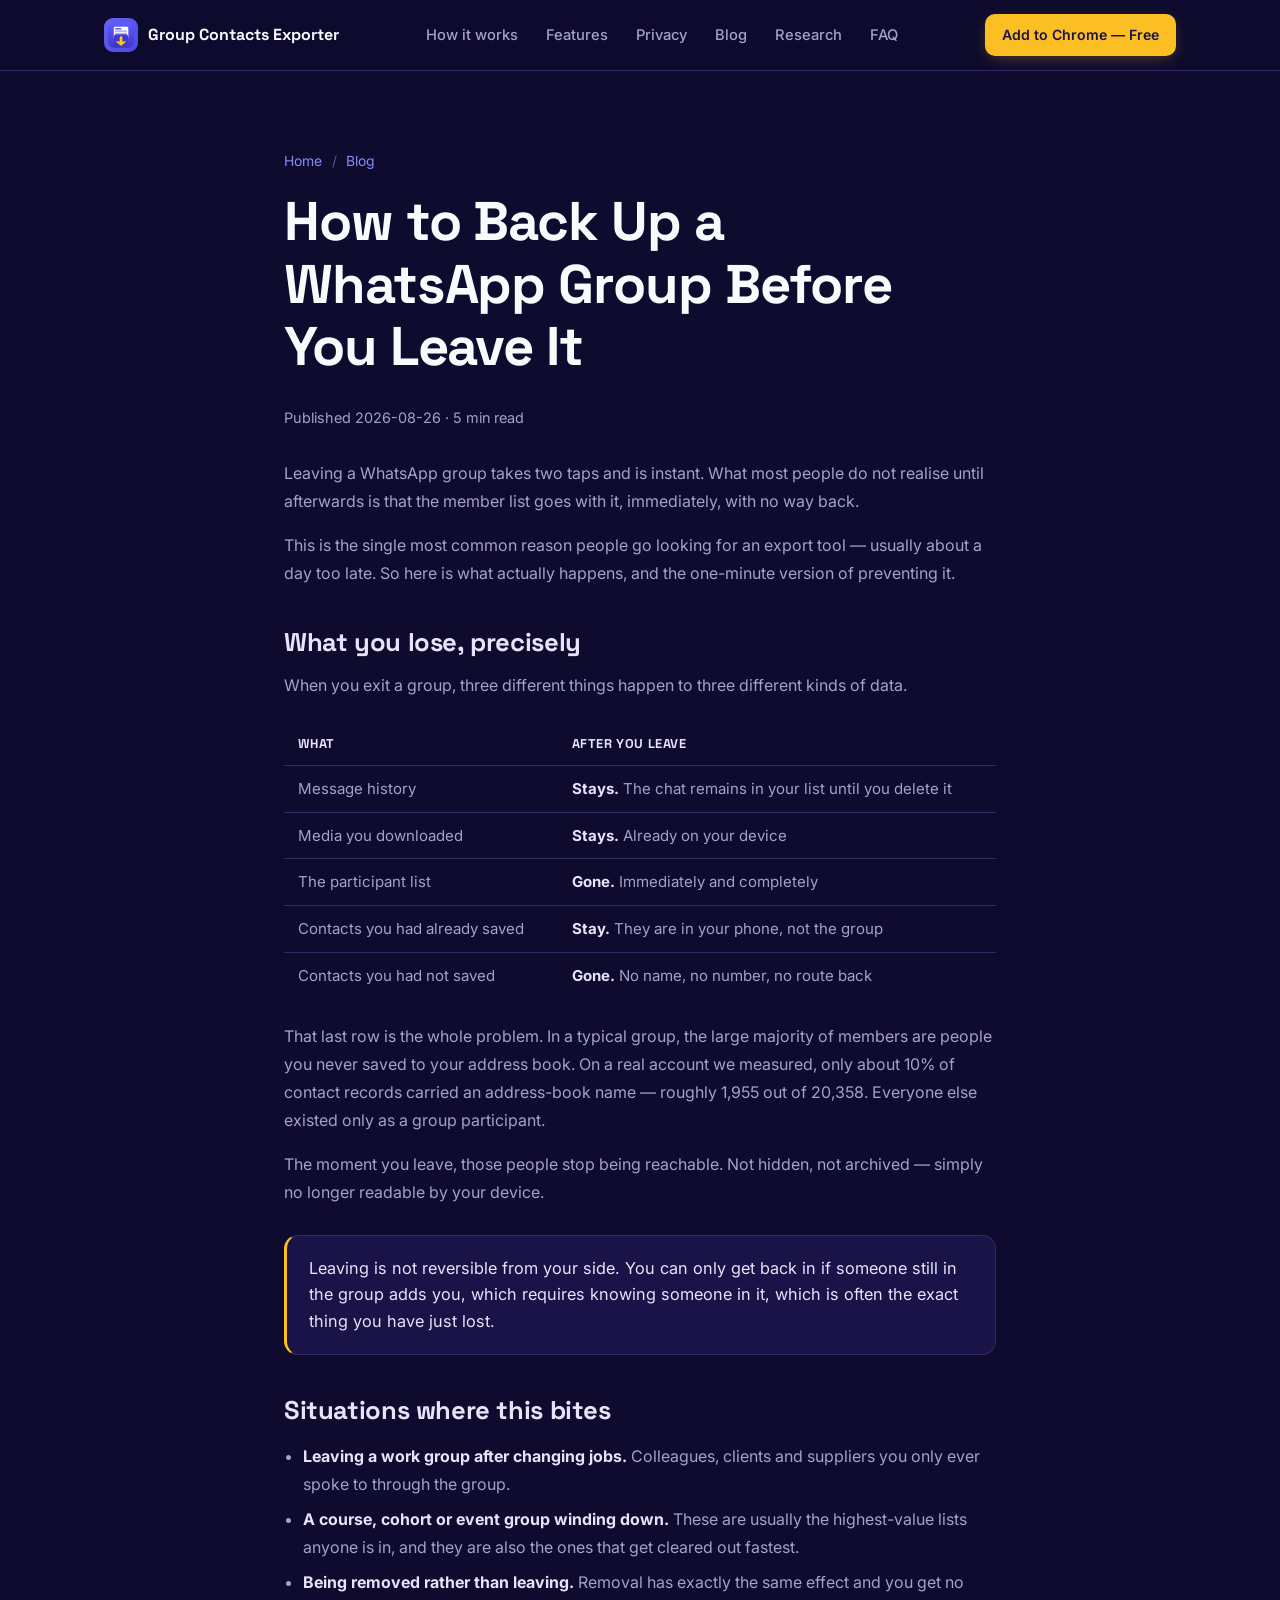
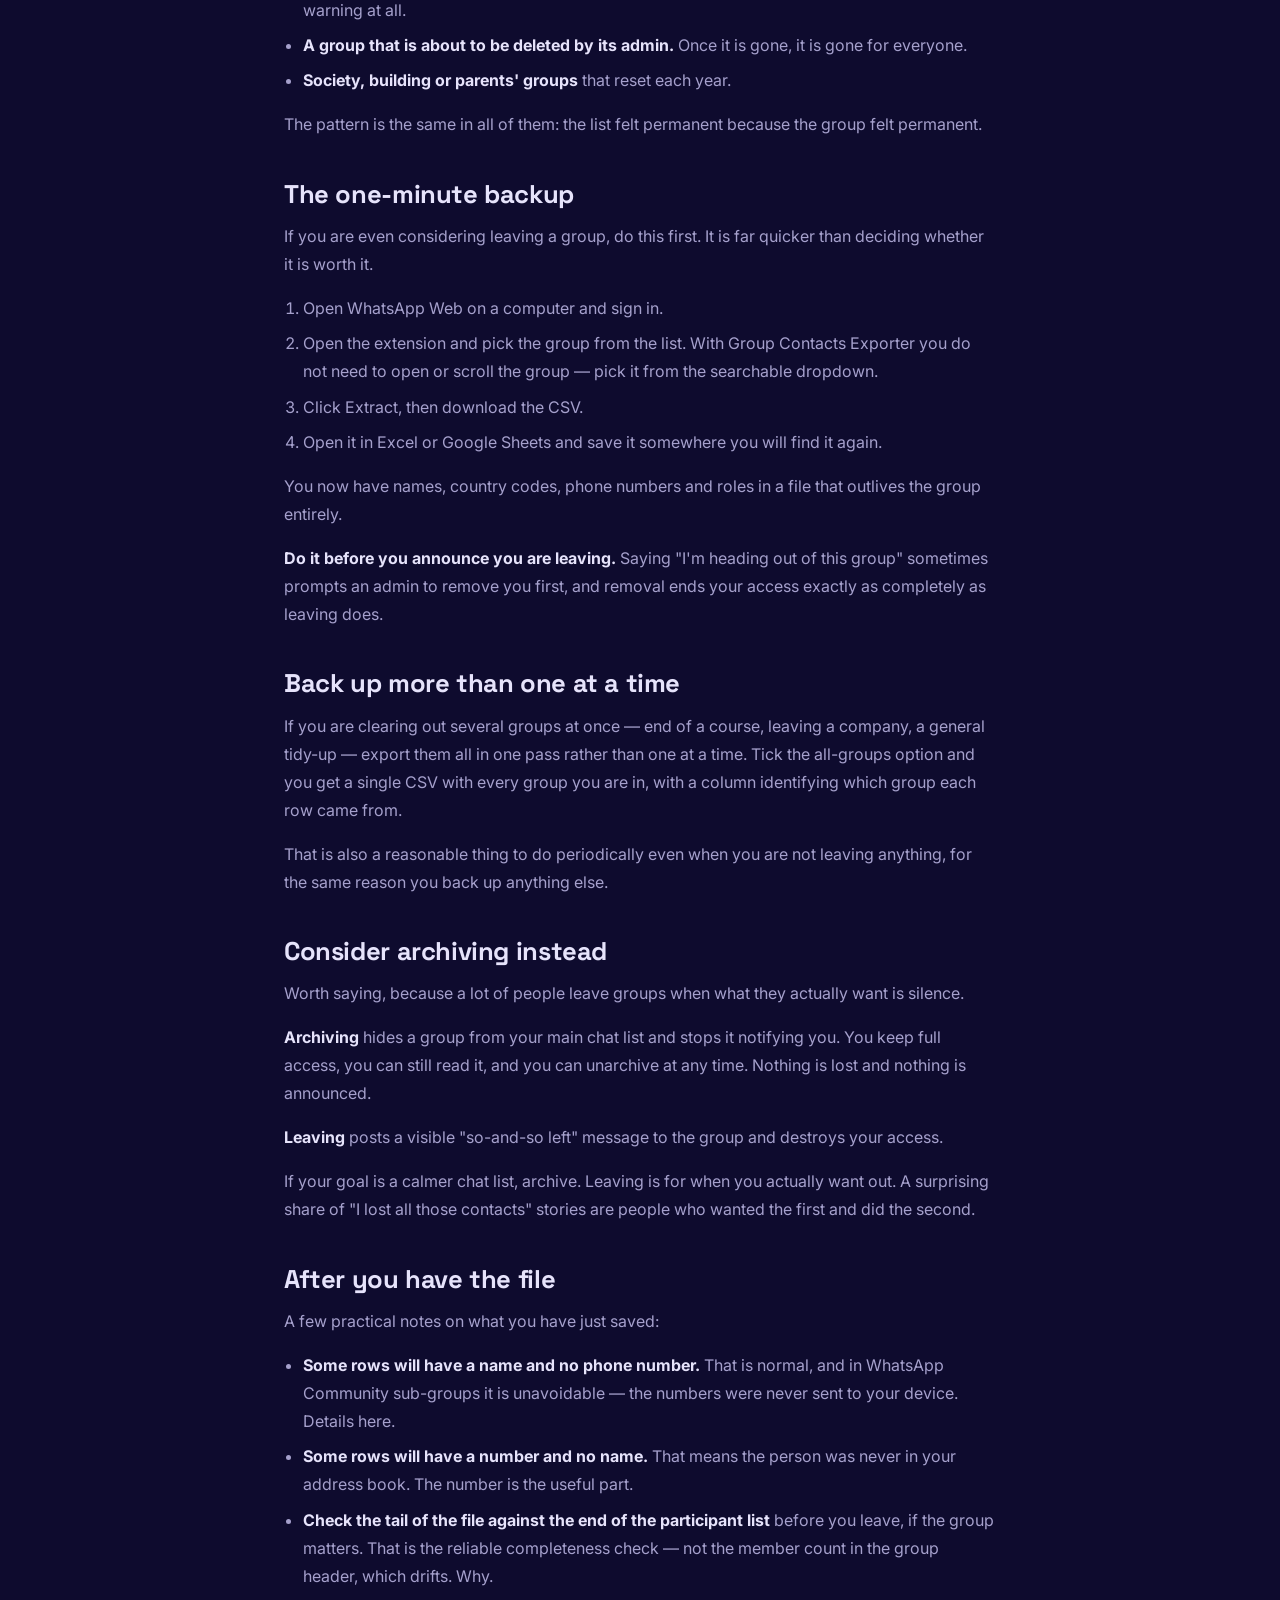
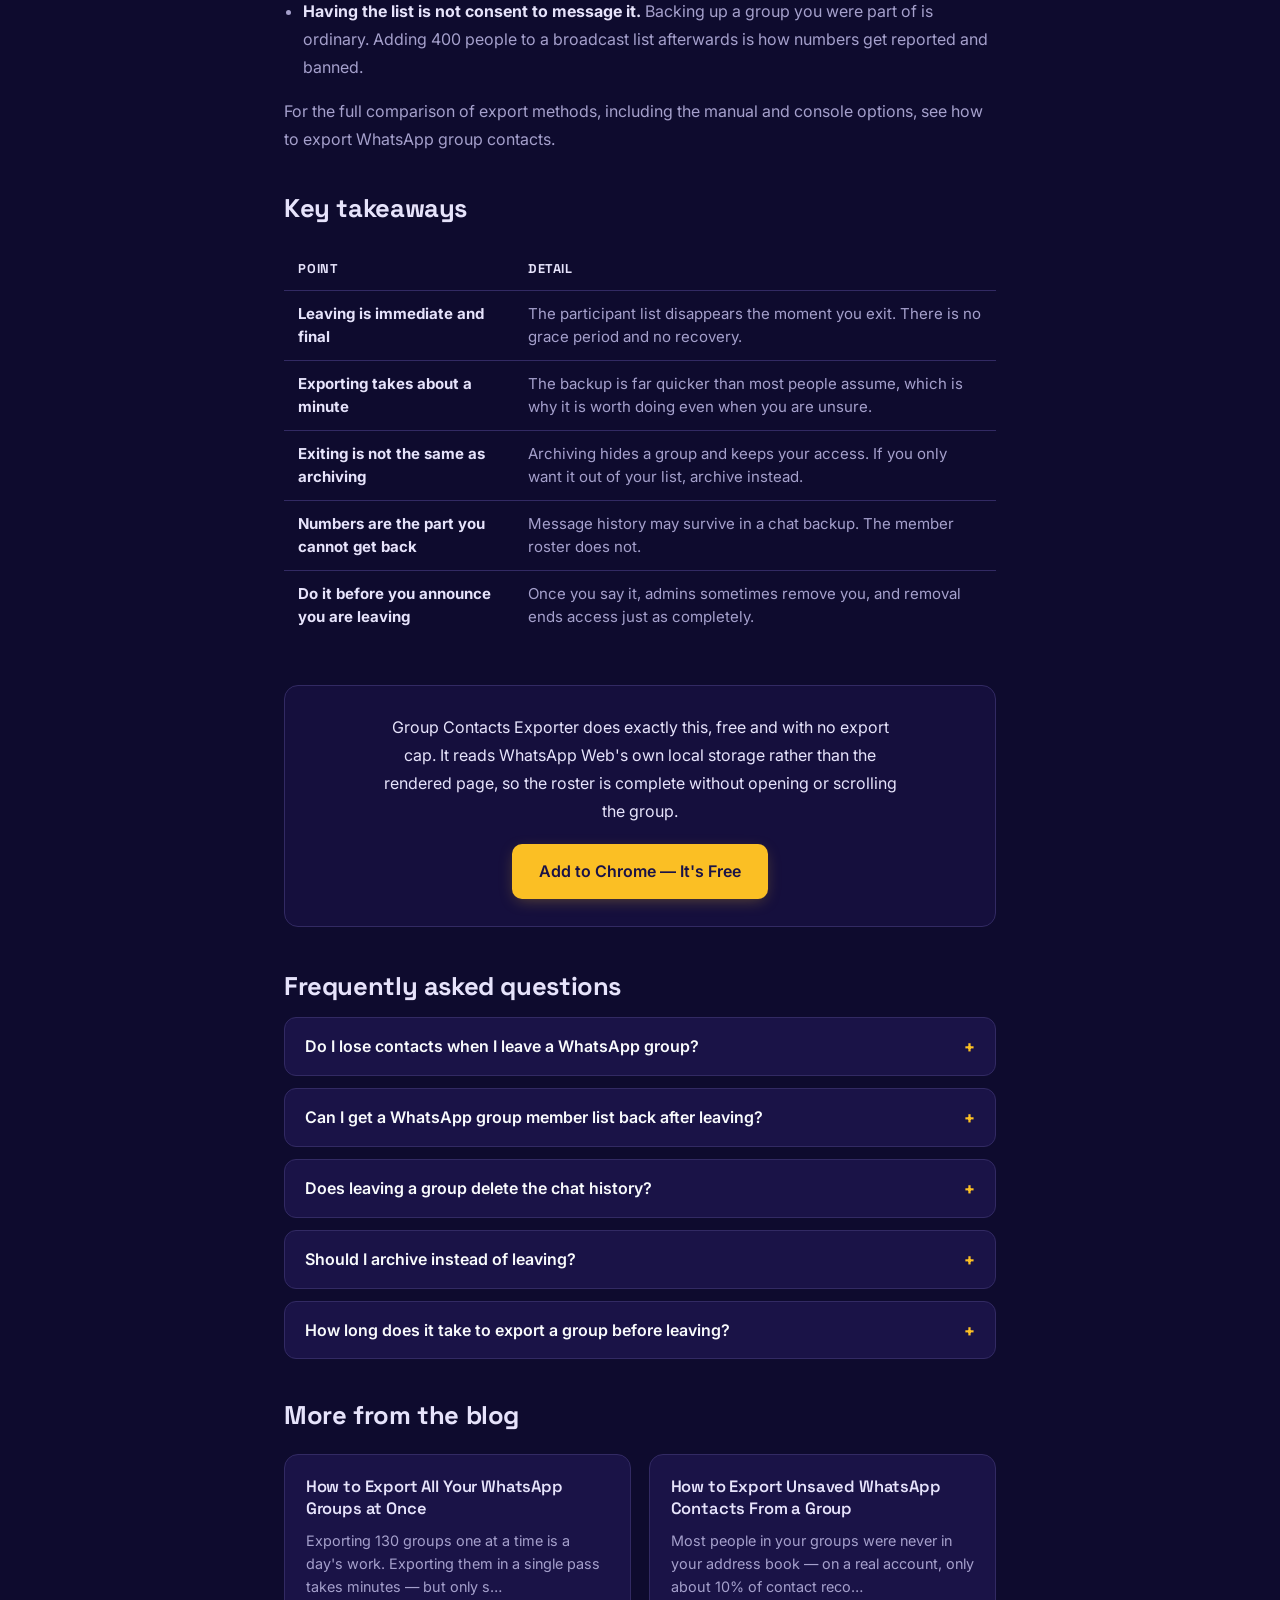
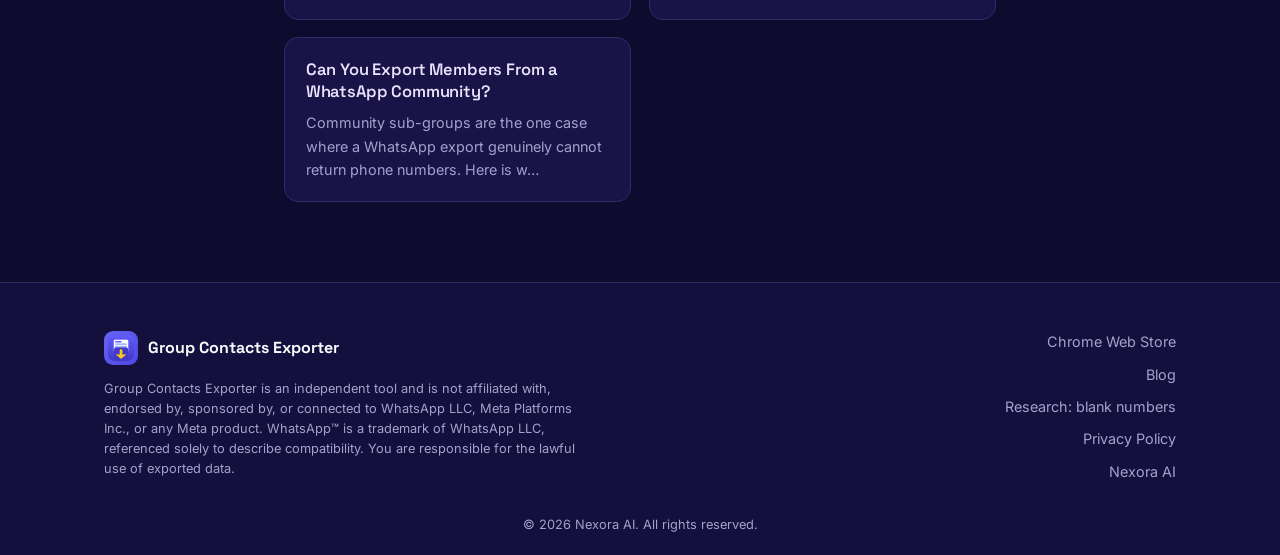
<file: blog/backup-whatsapp-group-before-leaving.html>
<!DOCTYPE html>
<html lang="en">
<head>
  <meta charset="UTF-8" />
  <meta name="viewport" content="width=device-width, initial-scale=1.0" />
  <title>How to Back Up a WhatsApp Group Before You Leave It — Group Contacts Exporter</title>
  <meta name="description" content="Leaving a group is instant and irreversible — the member list goes with it. Here is exactly what you lose, what to save first, and how long the whole thing takes." />
  <meta name="keywords" content="backup whatsapp group before leaving, save whatsapp group contacts before leaving, export whatsapp group contacts, leaving whatsapp group lose contacts, export group members before exit" />
  <meta name="robots" content="index, follow" />
  <link rel="canonical" href="https://groupexporter.nexoraai.co.in/blog/backup-whatsapp-group-before-leaving.html" />

  <meta property="og:type" content="article" />
  <meta property="og:site_name" content="Group Contacts Exporter" />
  <meta property="og:title" content="How to Back Up a WhatsApp Group Before You Leave It — Group Contacts Exporter" />
  <meta property="og:description" content="Leaving a group is instant and irreversible — the member list goes with it. Here is exactly what you lose, what to save first, and how long the whole thing takes." />
  <meta property="og:url" content="https://groupexporter.nexoraai.co.in/blog/backup-whatsapp-group-before-leaving.html" />
  <meta property="og:image" content="https://groupexporter.nexoraai.co.in/assets/banner-social.webp" />
  <meta property="article:published_time" content="2026-08-26" />
  <meta property="article:modified_time" content="2026-08-26" />
  <meta name="twitter:card" content="summary_large_image" />
  <meta name="twitter:title" content="How to Back Up a WhatsApp Group Before You Leave It" />
  <meta name="twitter:description" content="Leaving a group is instant and irreversible — the member list goes with it. Here is exactly what you lose, what to save first, and how long the whole thing takes." />
  <meta name="twitter:image" content="https://groupexporter.nexoraai.co.in/assets/banner-social.webp" />

  <link rel="icon" href="/assets/icon.webp" type="image/webp" />
  <link rel="preconnect" href="https://fonts.googleapis.com" />
  <link rel="preconnect" href="https://fonts.gstatic.com" crossorigin />
  <link href="https://fonts.googleapis.com/css2?family=Inter:wght@400;500;600;700;800&family=Space+Grotesk:wght@600;700&display=swap" rel="stylesheet" />
  <link rel="stylesheet" href="/css/style.css" />
  <link rel="stylesheet" href="/css/post.css" />

  <script type="application/ld+json">
  {
    "@context": "https://schema.org",
    "@type": "BlogPosting",
    "headline": "How to Back Up a WhatsApp Group Before You Leave It",
    "description": "Leaving a group is instant and irreversible — the member list goes with it. Here is exactly what you lose, what to save first, and how long the whole thing takes.",
    "url": "https://groupexporter.nexoraai.co.in/blog/backup-whatsapp-group-before-leaving.html",
    "image": "https://groupexporter.nexoraai.co.in/assets/banner-social.webp",
    "datePublished": "2026-08-26",
    "dateModified": "2026-08-26",
    "author": {
      "@type": "Organization",
      "name": "Nexora AI",
      "url": "https://nexoraai.co.in"
    },
    "publisher": {
      "@type": "Organization",
      "name": "Nexora AI",
      "url": "https://nexoraai.co.in"
    },
    "mainEntityOfPage": {
      "@type": "WebPage",
      "@id": "https://groupexporter.nexoraai.co.in/blog/backup-whatsapp-group-before-leaving.html"
    }
  }
  </script>
  <script type="application/ld+json">
  {
    "@context": "https://schema.org",
    "@type": "BreadcrumbList",
    "itemListElement": [
      {
        "@type": "ListItem",
        "position": 1,
        "name": "Home",
        "item": "https://groupexporter.nexoraai.co.in/"
      },
      {
        "@type": "ListItem",
        "position": 2,
        "name": "Blog",
        "item": "https://groupexporter.nexoraai.co.in/blog/"
      },
      {
        "@type": "ListItem",
        "position": 3,
        "name": "How to Back Up a WhatsApp Group Before You Leave It"
      }
    ]
  }
  </script>
  <script type="application/ld+json">
  {
    "@context": "https://schema.org",
    "@type": "FAQPage",
    "mainEntity": [
      {
        "@type": "Question",
        "name": "Do I lose contacts when I leave a WhatsApp group?",
        "acceptedAnswer": {
          "@type": "Answer",
          "text": "You lose access to the participant list. Anyone you had already saved to your phone stays saved, but everyone you had not saved becomes unreachable."
        }
      },
      {
        "@type": "Question",
        "name": "Can I get a WhatsApp group member list back after leaving?",
        "acceptedAnswer": {
          "@type": "Answer",
          "text": "No. Once you leave, the group's participant list is no longer readable by your device. Rejoining restores access, but only if someone re-adds you."
        }
      },
      {
        "@type": "Question",
        "name": "Does leaving a group delete the chat history?",
        "acceptedAnswer": {
          "@type": "Answer",
          "text": "No, the message history stays in your chat list until you delete it. It is the member list and the ability to read it that you lose."
        }
      },
      {
        "@type": "Question",
        "name": "Should I archive instead of leaving?",
        "acceptedAnswer": {
          "@type": "Answer",
          "text": "If your goal is a quieter chat list, archive. It hides the group and mutes it while keeping full access, and it is reversible."
        }
      },
      {
        "@type": "Question",
        "name": "How long does it take to export a group before leaving?",
        "acceptedAnswer": {
          "@type": "Answer",
          "text": "About a minute for a single group, most of which is opening the extension and picking the group from a list."
        }
      }
    ]
  }
  </script>
</head>
<body>

  <a class="skip-link" href="#main">Skip to main content</a>

  <header class="site-header">
    <div class="container nav-inner">
      <a href="/" class="brand" aria-label="Group Contacts Exporter home">
        <span class="brand-mark"><img src="/assets/icon.webp" alt="" width="34" height="34" /></span>
        <span class="brand-name">Group Contacts Exporter</span>
      </a>
      <nav class="nav-links" aria-label="Primary">
        <a href="/#how-it-works">How it works</a>
        <a href="/#features">Features</a>
        <a href="/#privacy">Privacy</a>
        <a href="/blog/">Blog</a>
        <a href="/whatsapp-group-export-blank-numbers.html">Research</a>
        <a href="/#faq">FAQ</a>
      </nav>
      <a class="btn btn-primary btn-small" href="https://chromewebstore.google.com/detail/group-contacts-exporter-%E2%80%94/kmegeibfadlmgejfedidcamnbljekkkp" target="_blank" rel="noopener">Add to Chrome — Free</a>
    </div>
  </header>


  <main id="main">
    <article class="section">
      <div class="container prose">
        <nav class="crumbs" aria-label="Breadcrumb"><a href="/">Home</a> <span>/</span> <a href="/blog/">Blog</a></nav>
        <h1>How to Back Up a WhatsApp Group Before You Leave It</h1>
        <p class="meta-line">Published 2026-08-26 · 5 min read</p>
<p>Leaving a WhatsApp group takes two taps and is instant. What most people do not realise until afterwards is that the member list goes with it, immediately, with no way back.</p>
<p>This is the single most common reason people go looking for an export tool — usually about a day too late. So here is what actually happens, and the one-minute version of preventing it.</p>
<h2>What you lose, precisely</h2>
<p>When you exit a group, three different things happen to three different kinds of data.</p>
<div class="data-table-wrap"><table class="data-table"><thead><tr><th>What</th><th>After you leave</th></tr></thead><tbody><tr><td>Message history</td><td><strong>Stays.</strong> The chat remains in your list until you delete it</td></tr><tr><td>Media you downloaded</td><td><strong>Stays.</strong> Already on your device</td></tr><tr><td>The participant list</td><td><strong>Gone.</strong> Immediately and completely</td></tr><tr><td>Contacts you had already saved</td><td><strong>Stay.</strong> They are in your phone, not the group</td></tr><tr><td>Contacts you had not saved</td><td><strong>Gone.</strong> No name, no number, no route back</td></tr></tbody></table></div>
<p>That last row is the whole problem. In a typical group, the large majority of members are people you never saved to your address book. On a real account we measured, only about 10% of contact records carried an address-book name — roughly 1,955 out of 20,358. Everyone else existed only as a group participant.</p>
<p>The moment you leave, those people stop being reachable. Not hidden, not archived — simply no longer readable by your device.</p>
<blockquote class="keytake"><p>Leaving is not reversible from your side. You can only get back in if someone still in the group adds you, which requires knowing someone in it, which is often the exact thing you have just lost.</p></blockquote>
<h2>Situations where this bites</h2>
<ul><li><strong>Leaving a work group after changing jobs.</strong> Colleagues, clients and suppliers you only ever spoke to through the group.</li><li><strong>A course, cohort or event group winding down.</strong> These are usually the highest-value lists anyone is in, and they are also the ones that get cleared out fastest.</li><li><strong>Being removed rather than leaving.</strong> Removal has exactly the same effect and you get no warning at all.</li><li><strong>A group that is about to be deleted by its admin.</strong> Once it is gone, it is gone for everyone.</li><li><strong>Society, building or parents' groups</strong> that reset each year.</li></ul>
<p>The pattern is the same in all of them: the list felt permanent because the group felt permanent.</p>
<h2>The one-minute backup</h2>
<p>If you are even considering leaving a group, do this first. It is far quicker than deciding whether it is worth it.</p>
<ol><li>Open WhatsApp Web on a computer and sign in.</li><li>Open the extension and pick the group from the list. With Group Contacts Exporter you do not need to open or scroll the group — pick it from the searchable dropdown.</li><li>Click Extract, then download the CSV.</li><li>Open it in Excel or Google Sheets and save it somewhere you will find it again.</li></ol>
<p>You now have names, country codes, phone numbers and roles in a file that outlives the group entirely.</p>
<p><strong>Do it before you announce you are leaving.</strong> Saying "I'm heading out of this group" sometimes prompts an admin to remove you first, and removal ends your access exactly as completely as leaving does.</p>
<h2>Back up more than one at a time</h2>
<p>If you are clearing out several groups at once — end of a course, leaving a company, a general tidy-up — export them all in one pass rather than one at a time. Tick the all-groups option and you get a single CSV with every group you are in, with a column identifying which group each row came from.</p>
<p>That is also a reasonable thing to do periodically even when you are not leaving anything, for the same reason you back up anything else.</p>
<h2>Consider archiving instead</h2>
<p>Worth saying, because a lot of people leave groups when what they actually want is silence.</p>
<p><strong>Archiving</strong> hides a group from your main chat list and stops it notifying you. You keep full access, you can still read it, and you can unarchive at any time. Nothing is lost and nothing is announced.</p>
<p><strong>Leaving</strong> posts a visible "so-and-so left" message to the group and destroys your access.</p>
<p>If your goal is a calmer chat list, archive. Leaving is for when you actually want out. A surprising share of "I lost all those contacts" stories are people who wanted the first and did the second.</p>
<h2>After you have the file</h2>
<p>A few practical notes on what you have just saved:</p>
<ul><li><strong>Some rows will have a name and no phone number.</strong> That is normal, and in WhatsApp Community sub-groups it is unavoidable — the numbers were never sent to your device. <a href="/blog/export-whatsapp-community-members.html">Details here</a>.</li><li><strong>Some rows will have a number and no name.</strong> That means the person was never in your address book. The number is the useful part.</li><li><strong>Check the tail of the file against the end of the participant list</strong> before you leave, if the group matters. That is the reliable completeness check — not the member count in the group header, which drifts. <a href="/blog/whatsapp-group-member-count-wrong.html">Why</a>.</li><li><strong>Having the list is not consent to message it.</strong> Backing up a group you were part of is ordinary. Adding 400 people to a broadcast list afterwards is how numbers get reported and banned.</li></ul>
<p>For the full comparison of export methods, including the manual and console options, see <a href="/blog/how-to-export-whatsapp-group-contacts.html">how to export WhatsApp group contacts</a>.</p>
<h2 id="key-takeaways">Key takeaways</h2>
<div class="data-table-wrap"><table class="data-table"><thead><tr><th>Point</th><th>Detail</th></tr></thead><tbody><tr><td><strong>Leaving is immediate and final</strong></td><td>The participant list disappears the moment you exit. There is no grace period and no recovery.</td></tr><tr><td><strong>Exporting takes about a minute</strong></td><td>The backup is far quicker than most people assume, which is why it is worth doing even when you are unsure.</td></tr><tr><td><strong>Exiting is not the same as archiving</strong></td><td>Archiving hides a group and keeps your access. If you only want it out of your list, archive instead.</td></tr><tr><td><strong>Numbers are the part you cannot get back</strong></td><td>Message history may survive in a chat backup. The member roster does not.</td></tr><tr><td><strong>Do it before you announce you are leaving</strong></td><td>Once you say it, admins sometimes remove you, and removal ends access just as completely.</td></tr></tbody></table></div>
<div class="post-cta"><p>Group Contacts Exporter does exactly this, free and with no export cap. It reads WhatsApp Web's own local storage rather than the rendered page, so the roster is complete without opening or scrolling the group.</p><a class="btn btn-primary btn-large" href="https://chromewebstore.google.com/detail/group-contacts-exporter-%E2%80%94/kmegeibfadlmgejfedidcamnbljekkkp" target="_blank" rel="noopener">Add to Chrome — It's Free</a></div>
<h2 id="faq">Frequently asked questions</h2>
<div class="faq-list"><details class="faq-item"><summary>Do I lose contacts when I leave a WhatsApp group?</summary><p>You lose access to the participant list. Anyone you had already saved to your phone stays saved, but everyone you had not saved becomes unreachable.</p></details><details class="faq-item"><summary>Can I get a WhatsApp group member list back after leaving?</summary><p>No. Once you leave, the group's participant list is no longer readable by your device. Rejoining restores access, but only if someone re-adds you.</p></details><details class="faq-item"><summary>Does leaving a group delete the chat history?</summary><p>No, the message history stays in your chat list until you delete it. It is the member list and the ability to read it that you lose.</p></details><details class="faq-item"><summary>Should I archive instead of leaving?</summary><p>If your goal is a quieter chat list, archive. It hides the group and mutes it while keeping full access, and it is reversible.</p></details><details class="faq-item"><summary>How long does it take to export a group before leaving?</summary><p>About a minute for a single group, most of which is opening the extension and picking the group from a list.</p></details></div>
<h2>More from the blog</h2>
<div class="post-grid"><a class="post-card" href="/blog/export-all-whatsapp-groups-at-once.html"><h3>How to Export All Your WhatsApp Groups at Once</h3><p>Exporting 130 groups one at a time is a day's work. Exporting them in a single pass takes minutes — but only s…</p></a><a class="post-card" href="/blog/export-unsaved-whatsapp-contacts.html"><h3>How to Export Unsaved WhatsApp Contacts From a Group</h3><p>Most people in your groups were never in your address book — on a real account, only about 10% of contact reco…</p></a><a class="post-card" href="/blog/export-whatsapp-community-members.html"><h3>Can You Export Members From a WhatsApp Community?</h3><p>Community sub-groups are the one case where a WhatsApp export genuinely cannot return phone numbers. Here is w…</p></a></div>
      </div>
    </article>
  </main>

  <footer class="site-footer">
    <div class="container footer-inner">
      <div>
        <a href="/" class="brand">
          <span class="brand-mark"><img src="/assets/icon.webp" alt="" width="34" height="34" /></span>
          <span class="brand-name">Group Contacts Exporter</span>
        </a>
        <p class="footer-disclaimer">
          Group Contacts Exporter is an independent tool and is not affiliated with, endorsed by, sponsored by, or connected to WhatsApp LLC, Meta Platforms Inc., or any Meta product. WhatsApp™ is a trademark of WhatsApp LLC, referenced solely to describe compatibility. You are responsible for the lawful use of exported data.
        </p>
      </div>
      <div class="footer-links">
        <a href="https://chromewebstore.google.com/detail/group-contacts-exporter-%E2%80%94/kmegeibfadlmgejfedidcamnbljekkkp" target="_blank" rel="noopener">Chrome Web Store</a>
        <a href="/blog/">Blog</a>
        <a href="/whatsapp-group-export-blank-numbers.html">Research: blank numbers</a>
        <a href="/privacy-policy.html">Privacy Policy</a>
        <a href="https://nexoraai.co.in" target="_blank" rel="noopener">Nexora AI</a>
      </div>
    </div>
    <p class="footer-copy">&copy; <span id="year"></span> Nexora AI. All rights reserved.</p>
  </footer>

  <script>document.getElementById('year').textContent = new Date().getFullYear();</script>
</body>
</html>
</file>
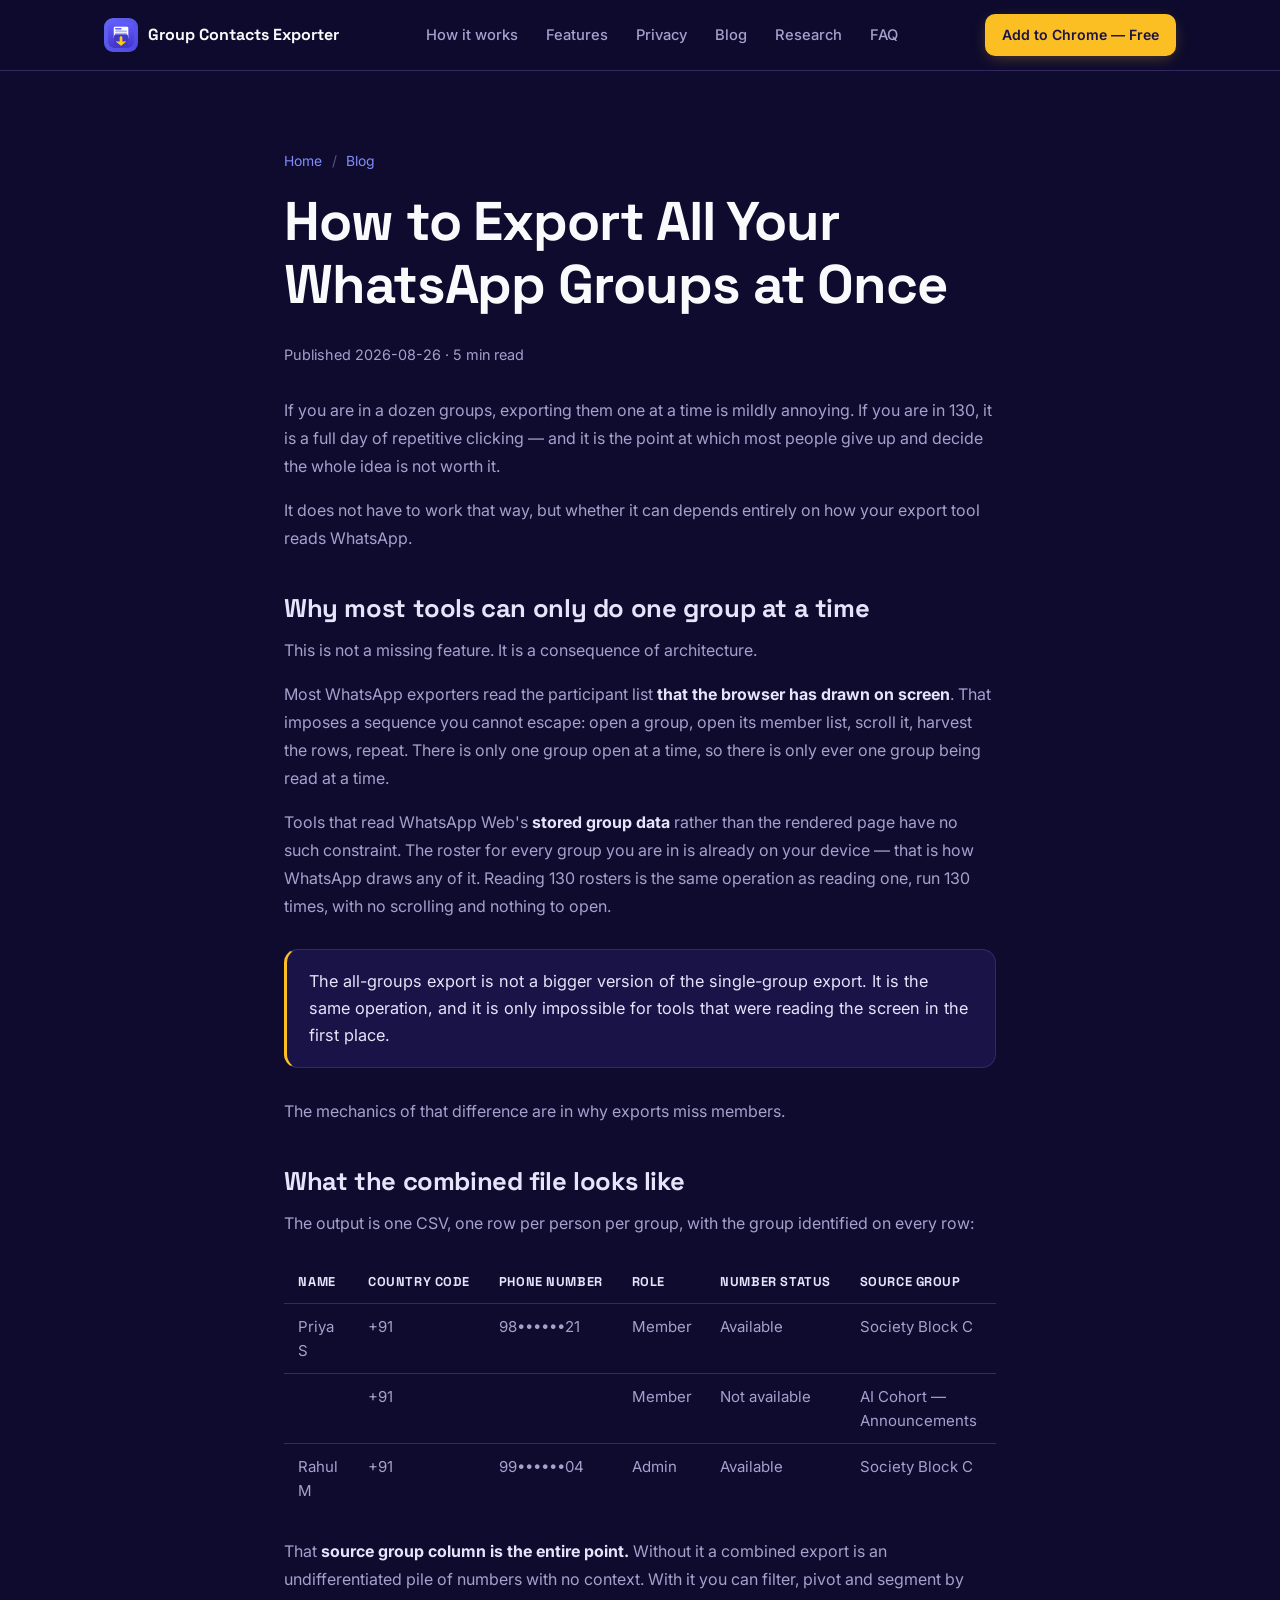
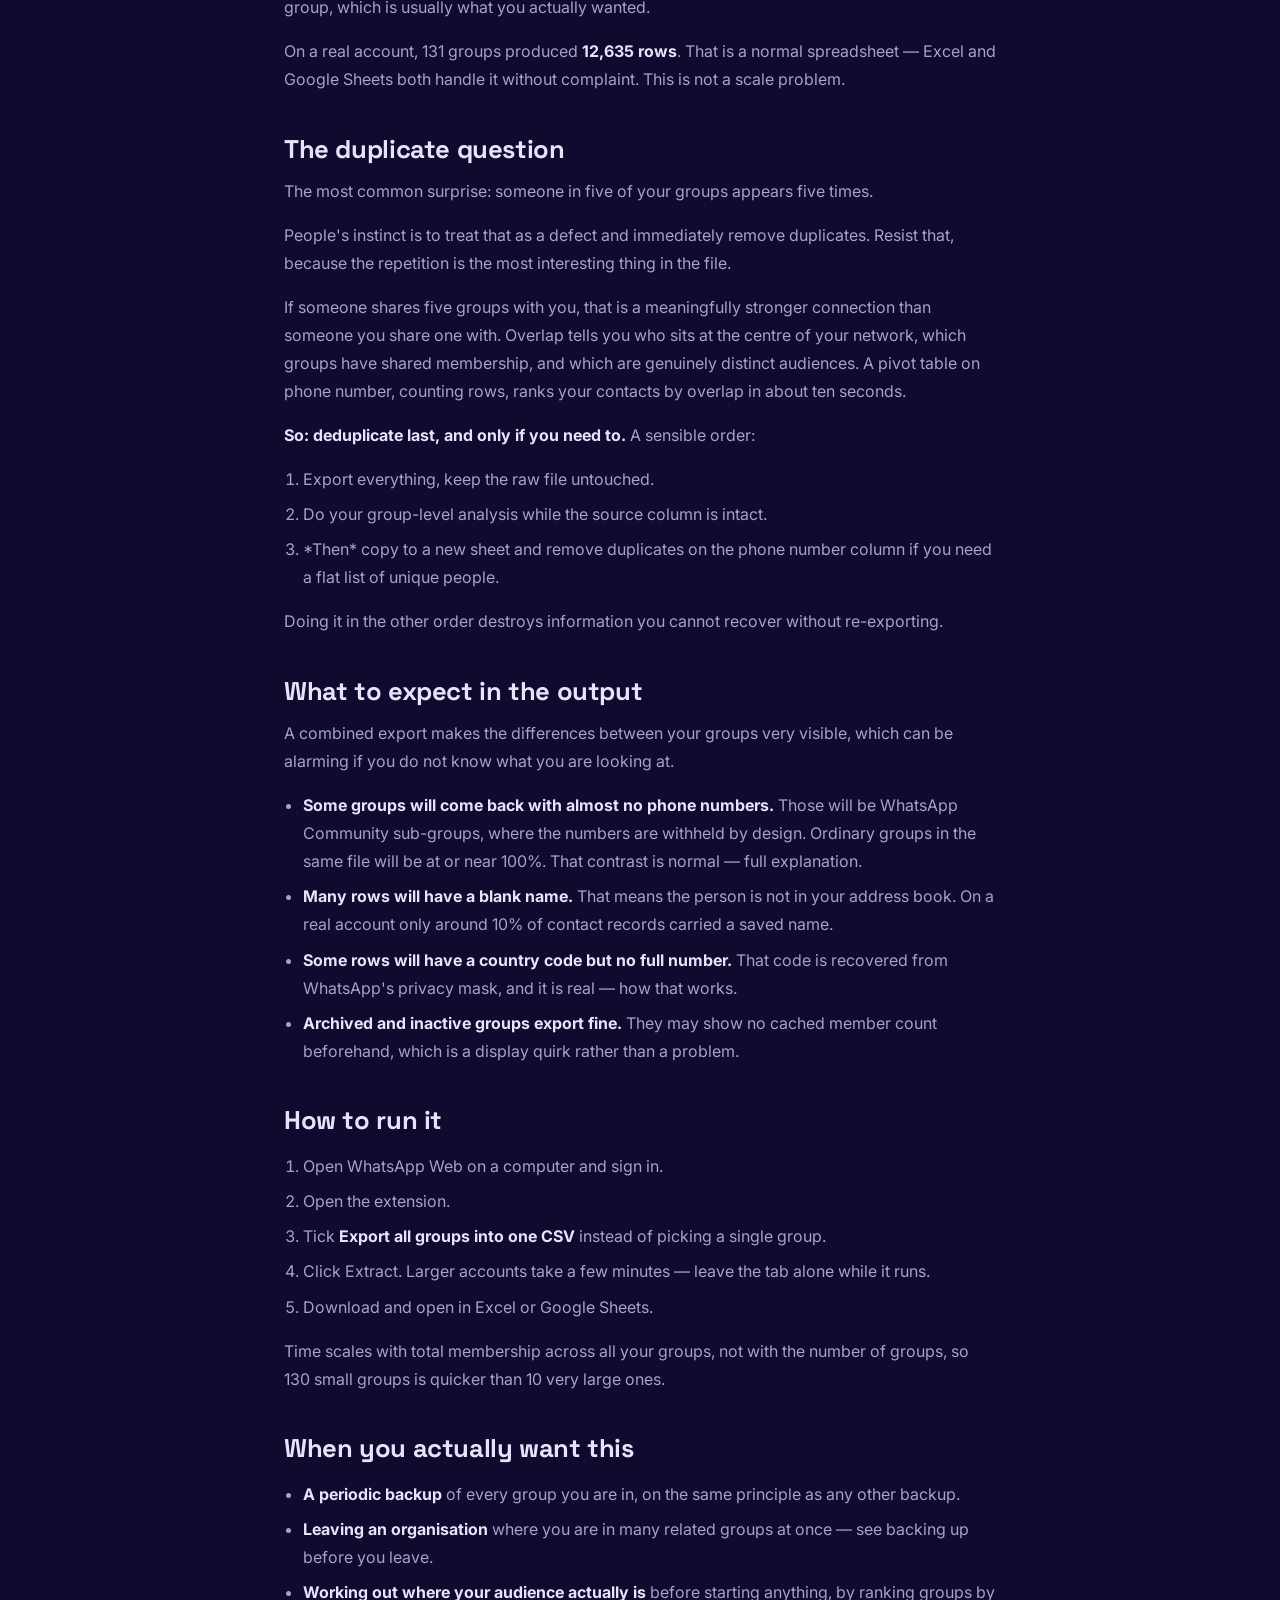
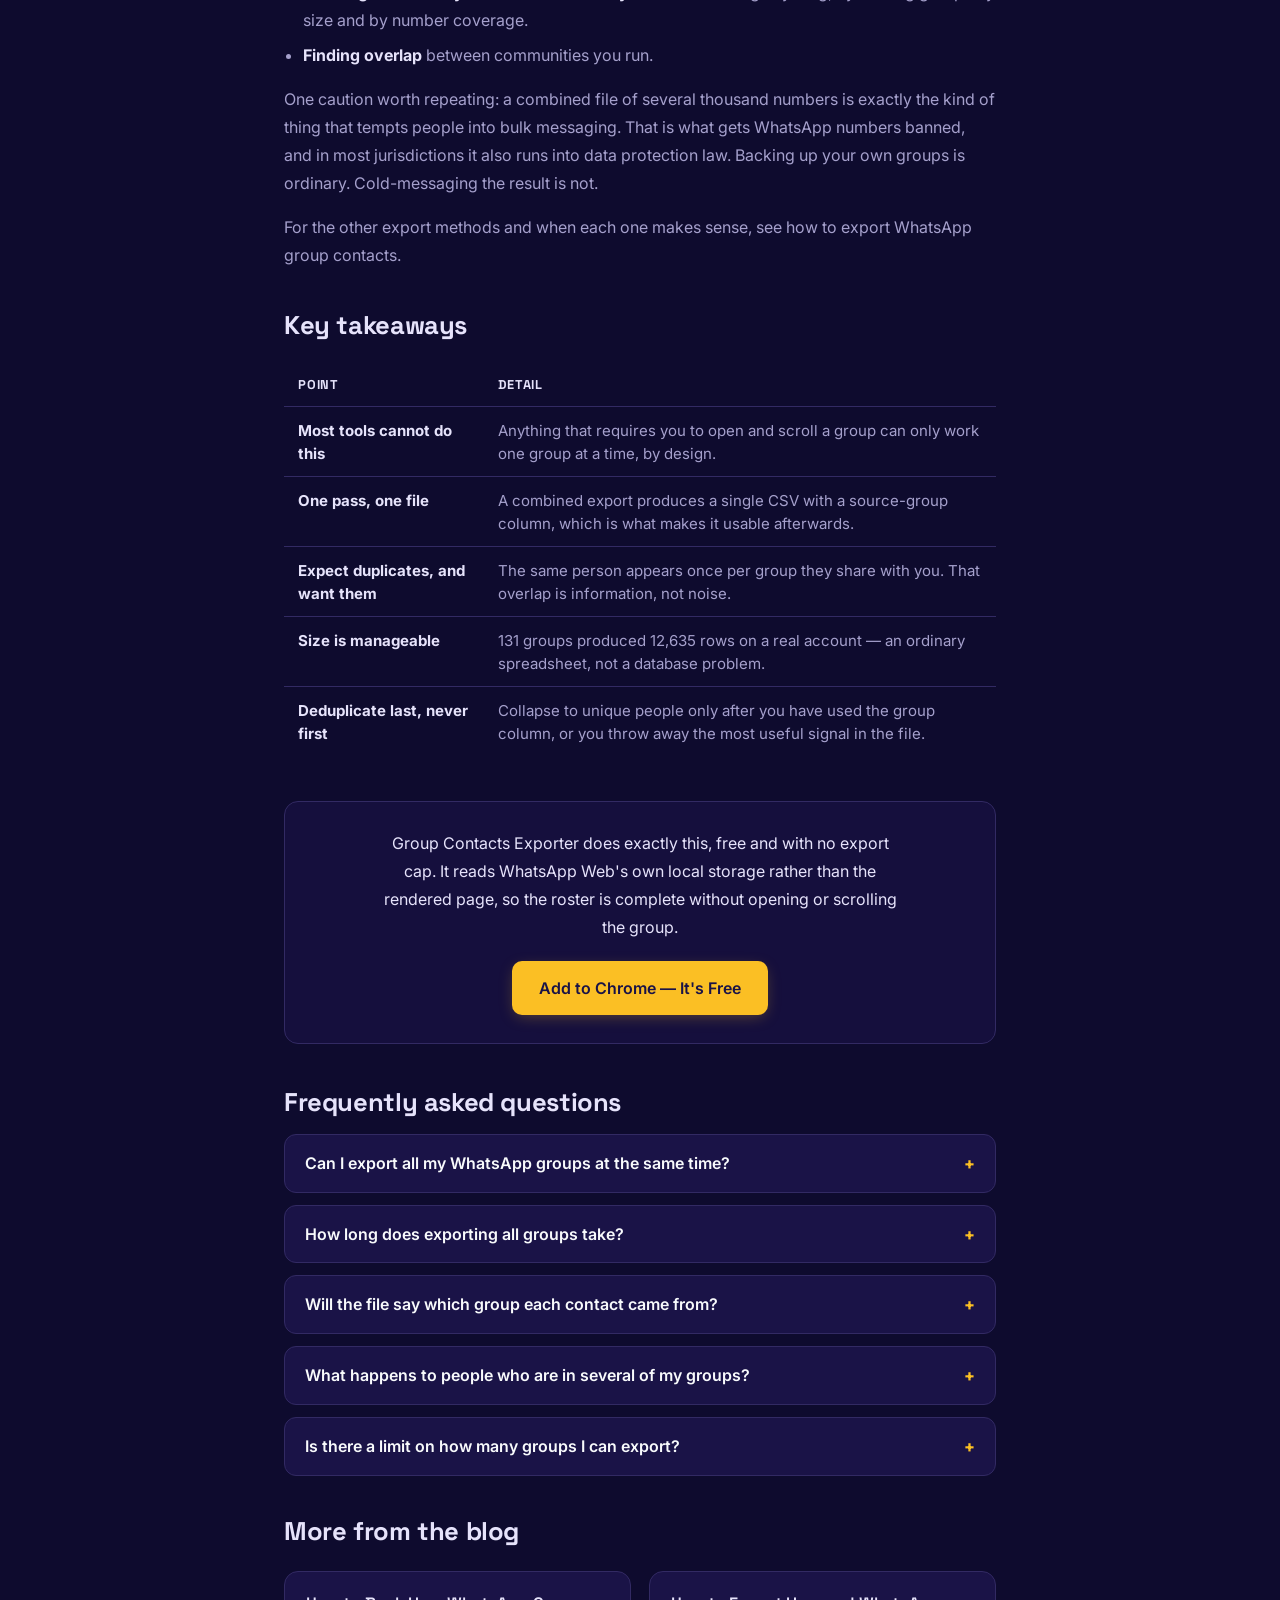
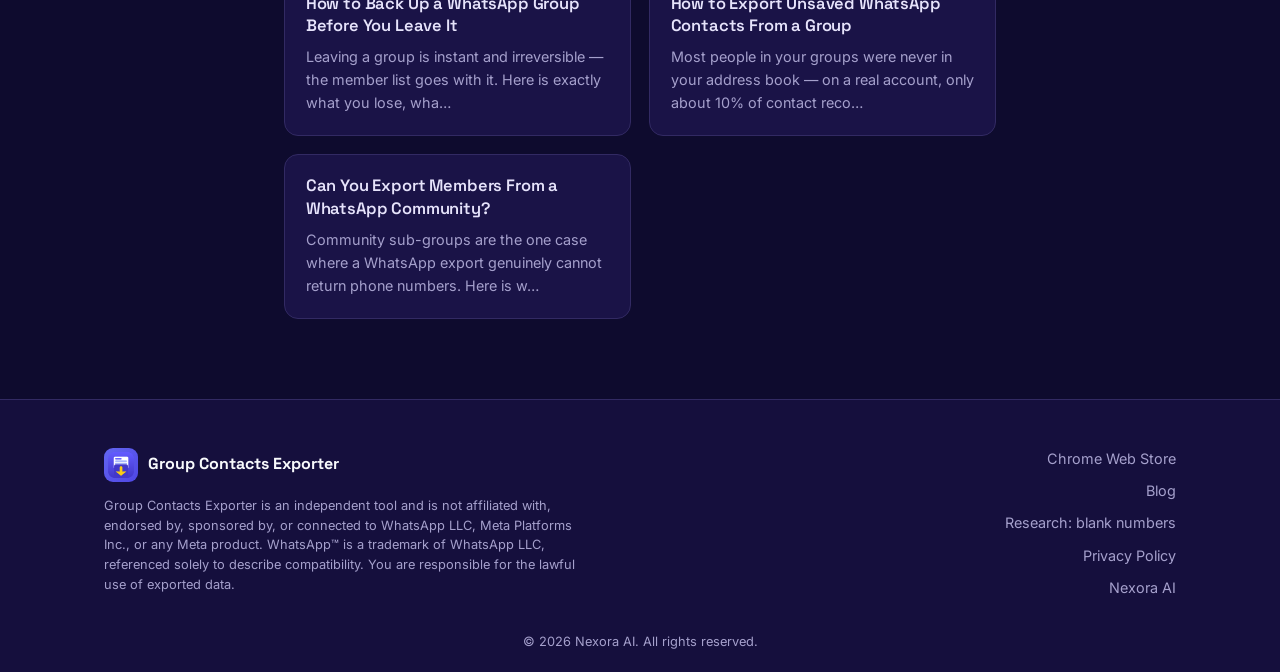
<file: blog/export-all-whatsapp-groups-at-once.html>
<!DOCTYPE html>
<html lang="en">
<head>
  <meta charset="UTF-8" />
  <meta name="viewport" content="width=device-width, initial-scale=1.0" />
  <title>How to Export All Your WhatsApp Groups at Once — Group Contacts Exporter</title>
  <meta name="description" content="Exporting 130 groups one at a time is a day&#x27;s work. Exporting them in a single pass takes minutes — but only some tools can do it, and the combined file needs handling that a single-group export does not." />
  <meta name="keywords" content="export all whatsapp groups at once, export all whatsapp group contacts, bulk export whatsapp groups, download all whatsapp group members, export multiple whatsapp groups" />
  <meta name="robots" content="index, follow" />
  <link rel="canonical" href="https://groupexporter.nexoraai.co.in/blog/export-all-whatsapp-groups-at-once.html" />

  <meta property="og:type" content="article" />
  <meta property="og:site_name" content="Group Contacts Exporter" />
  <meta property="og:title" content="How to Export All Your WhatsApp Groups at Once — Group Contacts Exporter" />
  <meta property="og:description" content="Exporting 130 groups one at a time is a day&#x27;s work. Exporting them in a single pass takes minutes — but only some tools can do it, and the combined file needs handling that a single-group export does not." />
  <meta property="og:url" content="https://groupexporter.nexoraai.co.in/blog/export-all-whatsapp-groups-at-once.html" />
  <meta property="og:image" content="https://groupexporter.nexoraai.co.in/assets/banner-social.webp" />
  <meta property="article:published_time" content="2026-08-26" />
  <meta property="article:modified_time" content="2026-08-26" />
  <meta name="twitter:card" content="summary_large_image" />
  <meta name="twitter:title" content="How to Export All Your WhatsApp Groups at Once" />
  <meta name="twitter:description" content="Exporting 130 groups one at a time is a day&#x27;s work. Exporting them in a single pass takes minutes — but only some tools can do it, and the combined file needs handling that a single-group export does not." />
  <meta name="twitter:image" content="https://groupexporter.nexoraai.co.in/assets/banner-social.webp" />

  <link rel="icon" href="/assets/icon.webp" type="image/webp" />
  <link rel="preconnect" href="https://fonts.googleapis.com" />
  <link rel="preconnect" href="https://fonts.gstatic.com" crossorigin />
  <link href="https://fonts.googleapis.com/css2?family=Inter:wght@400;500;600;700;800&family=Space+Grotesk:wght@600;700&display=swap" rel="stylesheet" />
  <link rel="stylesheet" href="/css/style.css" />
  <link rel="stylesheet" href="/css/post.css" />

  <script type="application/ld+json">
  {
    "@context": "https://schema.org",
    "@type": "BlogPosting",
    "headline": "How to Export All Your WhatsApp Groups at Once",
    "description": "Exporting 130 groups one at a time is a day's work. Exporting them in a single pass takes minutes — but only some tools can do it, and the combined file needs handling that a single-group export does not.",
    "url": "https://groupexporter.nexoraai.co.in/blog/export-all-whatsapp-groups-at-once.html",
    "image": "https://groupexporter.nexoraai.co.in/assets/banner-social.webp",
    "datePublished": "2026-08-26",
    "dateModified": "2026-08-26",
    "author": {
      "@type": "Organization",
      "name": "Nexora AI",
      "url": "https://nexoraai.co.in"
    },
    "publisher": {
      "@type": "Organization",
      "name": "Nexora AI",
      "url": "https://nexoraai.co.in"
    },
    "mainEntityOfPage": {
      "@type": "WebPage",
      "@id": "https://groupexporter.nexoraai.co.in/blog/export-all-whatsapp-groups-at-once.html"
    }
  }
  </script>
  <script type="application/ld+json">
  {
    "@context": "https://schema.org",
    "@type": "BreadcrumbList",
    "itemListElement": [
      {
        "@type": "ListItem",
        "position": 1,
        "name": "Home",
        "item": "https://groupexporter.nexoraai.co.in/"
      },
      {
        "@type": "ListItem",
        "position": 2,
        "name": "Blog",
        "item": "https://groupexporter.nexoraai.co.in/blog/"
      },
      {
        "@type": "ListItem",
        "position": 3,
        "name": "How to Export All Your WhatsApp Groups at Once"
      }
    ]
  }
  </script>
  <script type="application/ld+json">
  {
    "@context": "https://schema.org",
    "@type": "FAQPage",
    "mainEntity": [
      {
        "@type": "Question",
        "name": "Can I export all my WhatsApp groups at the same time?",
        "acceptedAnswer": {
          "@type": "Answer",
          "text": "Yes, with a tool that reads WhatsApp's stored group list rather than the group you have open. Group Contacts Exporter has an \"export all groups into one CSV\" option."
        }
      },
      {
        "@type": "Question",
        "name": "How long does exporting all groups take?",
        "acceptedAnswer": {
          "@type": "Answer",
          "text": "Minutes rather than hours. The bulk of the time is proportional to total membership across all groups, not to the number of groups."
        }
      },
      {
        "@type": "Question",
        "name": "Will the file say which group each contact came from?",
        "acceptedAnswer": {
          "@type": "Answer",
          "text": "Yes. Each row carries the source group, which is the column that makes a combined export useful rather than an undifferentiated pile of numbers."
        }
      },
      {
        "@type": "Question",
        "name": "What happens to people who are in several of my groups?",
        "acceptedAnswer": {
          "@type": "Answer",
          "text": "They appear once per group. Deduplicate after you have finished using the group column, not before."
        }
      },
      {
        "@type": "Question",
        "name": "Is there a limit on how many groups I can export?",
        "acceptedAnswer": {
          "@type": "Answer",
          "text": "No fixed limit. A real test account with 131 groups and 12,635 total members exported in a single pass."
        }
      }
    ]
  }
  </script>
</head>
<body>

  <a class="skip-link" href="#main">Skip to main content</a>

  <header class="site-header">
    <div class="container nav-inner">
      <a href="/" class="brand" aria-label="Group Contacts Exporter home">
        <span class="brand-mark"><img src="/assets/icon.webp" alt="" width="34" height="34" /></span>
        <span class="brand-name">Group Contacts Exporter</span>
      </a>
      <nav class="nav-links" aria-label="Primary">
        <a href="/#how-it-works">How it works</a>
        <a href="/#features">Features</a>
        <a href="/#privacy">Privacy</a>
        <a href="/blog/">Blog</a>
        <a href="/whatsapp-group-export-blank-numbers.html">Research</a>
        <a href="/#faq">FAQ</a>
      </nav>
      <a class="btn btn-primary btn-small" href="https://chromewebstore.google.com/detail/group-contacts-exporter-%E2%80%94/kmegeibfadlmgejfedidcamnbljekkkp" target="_blank" rel="noopener">Add to Chrome — Free</a>
    </div>
  </header>


  <main id="main">
    <article class="section">
      <div class="container prose">
        <nav class="crumbs" aria-label="Breadcrumb"><a href="/">Home</a> <span>/</span> <a href="/blog/">Blog</a></nav>
        <h1>How to Export All Your WhatsApp Groups at Once</h1>
        <p class="meta-line">Published 2026-08-26 · 5 min read</p>
<p>If you are in a dozen groups, exporting them one at a time is mildly annoying. If you are in 130, it is a full day of repetitive clicking — and it is the point at which most people give up and decide the whole idea is not worth it.</p>
<p>It does not have to work that way, but whether it can depends entirely on how your export tool reads WhatsApp.</p>
<h2>Why most tools can only do one group at a time</h2>
<p>This is not a missing feature. It is a consequence of architecture.</p>
<p>Most WhatsApp exporters read the participant list <strong>that the browser has drawn on screen</strong>. That imposes a sequence you cannot escape: open a group, open its member list, scroll it, harvest the rows, repeat. There is only one group open at a time, so there is only ever one group being read at a time.</p>
<p>Tools that read WhatsApp Web's <strong>stored group data</strong> rather than the rendered page have no such constraint. The roster for every group you are in is already on your device — that is how WhatsApp draws any of it. Reading 130 rosters is the same operation as reading one, run 130 times, with no scrolling and nothing to open.</p>
<blockquote class="keytake"><p>The all-groups export is not a bigger version of the single-group export. It is the same operation, and it is only impossible for tools that were reading the screen in the first place.</p></blockquote>
<p>The mechanics of that difference are in <a href="/blog/whatsapp-group-export-missing-members.html">why exports miss members</a>.</p>
<h2>What the combined file looks like</h2>
<p>The output is one CSV, one row per person per group, with the group identified on every row:</p>
<div class="data-table-wrap"><table class="data-table"><thead><tr><th>Name</th><th>Country Code</th><th>Phone Number</th><th>Role</th><th>Number Status</th><th>Source Group</th></tr></thead><tbody><tr><td>Priya S</td><td>+91</td><td>98••••••21</td><td>Member</td><td>Available</td><td>Society Block C</td></tr><tr><td></td><td>+91</td><td></td><td>Member</td><td>Not available</td><td>AI Cohort — Announcements</td></tr><tr><td>Rahul M</td><td>+91</td><td>99••••••04</td><td>Admin</td><td>Available</td><td>Society Block C</td></tr></tbody></table></div>
<p>That <strong>source group column is the entire point.</strong> Without it a combined export is an undifferentiated pile of numbers with no context. With it you can filter, pivot and segment by group, which is usually what you actually wanted.</p>
<p>On a real account, 131 groups produced <strong>12,635 rows</strong>. That is a normal spreadsheet — Excel and Google Sheets both handle it without complaint. This is not a scale problem.</p>
<h2>The duplicate question</h2>
<p>The most common surprise: someone in five of your groups appears five times.</p>
<p>People's instinct is to treat that as a defect and immediately remove duplicates. Resist that, because the repetition is the most interesting thing in the file.</p>
<p>If someone shares five groups with you, that is a meaningfully stronger connection than someone you share one with. Overlap tells you who sits at the centre of your network, which groups have shared membership, and which are genuinely distinct audiences. A pivot table on phone number, counting rows, ranks your contacts by overlap in about ten seconds.</p>
<p><strong>So: deduplicate last, and only if you need to.</strong> A sensible order:</p>
<ol><li>Export everything, keep the raw file untouched.</li><li>Do your group-level analysis while the source column is intact.</li><li>*Then* copy to a new sheet and remove duplicates on the phone number column if you need a flat list of unique people.</li></ol>
<p>Doing it in the other order destroys information you cannot recover without re-exporting.</p>
<h2>What to expect in the output</h2>
<p>A combined export makes the differences between your groups very visible, which can be alarming if you do not know what you are looking at.</p>
<ul><li><strong>Some groups will come back with almost no phone numbers.</strong> Those will be WhatsApp Community sub-groups, where the numbers are withheld by design. Ordinary groups in the same file will be at or near 100%. That contrast is normal — <a href="/blog/export-whatsapp-community-members.html">full explanation</a>.</li><li><strong>Many rows will have a blank name.</strong> That means the person is not in your address book. On a real account only around 10% of contact records carried a saved name.</li><li><strong>Some rows will have a country code but no full number.</strong> That code is recovered from WhatsApp's privacy mask, and it is real — <a href="/blog/whatsapp-lid-privacy-mask.html">how that works</a>.</li><li><strong>Archived and inactive groups export fine.</strong> They may show no cached member count beforehand, which is a display quirk rather than a problem.</li></ul>
<h2>How to run it</h2>
<ol><li>Open WhatsApp Web on a computer and sign in.</li><li>Open the extension.</li><li>Tick <strong>Export all groups into one CSV</strong> instead of picking a single group.</li><li>Click Extract. Larger accounts take a few minutes — leave the tab alone while it runs.</li><li>Download and open in Excel or Google Sheets.</li></ol>
<p>Time scales with total membership across all your groups, not with the number of groups, so 130 small groups is quicker than 10 very large ones.</p>
<h2>When you actually want this</h2>
<ul><li><strong>A periodic backup</strong> of every group you are in, on the same principle as any other backup.</li><li><strong>Leaving an organisation</strong> where you are in many related groups at once — see <a href="/blog/backup-whatsapp-group-before-leaving.html">backing up before you leave</a>.</li><li><strong>Working out where your audience actually is</strong> before starting anything, by ranking groups by size and by number coverage.</li><li><strong>Finding overlap</strong> between communities you run.</li></ul>
<p>One caution worth repeating: a combined file of several thousand numbers is exactly the kind of thing that tempts people into bulk messaging. That is what gets WhatsApp numbers banned, and in most jurisdictions it also runs into data protection law. Backing up your own groups is ordinary. Cold-messaging the result is not.</p>
<p>For the other export methods and when each one makes sense, see <a href="/blog/how-to-export-whatsapp-group-contacts.html">how to export WhatsApp group contacts</a>.</p>
<h2 id="key-takeaways">Key takeaways</h2>
<div class="data-table-wrap"><table class="data-table"><thead><tr><th>Point</th><th>Detail</th></tr></thead><tbody><tr><td><strong>Most tools cannot do this</strong></td><td>Anything that requires you to open and scroll a group can only work one group at a time, by design.</td></tr><tr><td><strong>One pass, one file</strong></td><td>A combined export produces a single CSV with a source-group column, which is what makes it usable afterwards.</td></tr><tr><td><strong>Expect duplicates, and want them</strong></td><td>The same person appears once per group they share with you. That overlap is information, not noise.</td></tr><tr><td><strong>Size is manageable</strong></td><td>131 groups produced 12,635 rows on a real account — an ordinary spreadsheet, not a database problem.</td></tr><tr><td><strong>Deduplicate last, never first</strong></td><td>Collapse to unique people only after you have used the group column, or you throw away the most useful signal in the file.</td></tr></tbody></table></div>
<div class="post-cta"><p>Group Contacts Exporter does exactly this, free and with no export cap. It reads WhatsApp Web's own local storage rather than the rendered page, so the roster is complete without opening or scrolling the group.</p><a class="btn btn-primary btn-large" href="https://chromewebstore.google.com/detail/group-contacts-exporter-%E2%80%94/kmegeibfadlmgejfedidcamnbljekkkp" target="_blank" rel="noopener">Add to Chrome — It's Free</a></div>
<h2 id="faq">Frequently asked questions</h2>
<div class="faq-list"><details class="faq-item"><summary>Can I export all my WhatsApp groups at the same time?</summary><p>Yes, with a tool that reads WhatsApp's stored group list rather than the group you have open. Group Contacts Exporter has an "export all groups into one CSV" option.</p></details><details class="faq-item"><summary>How long does exporting all groups take?</summary><p>Minutes rather than hours. The bulk of the time is proportional to total membership across all groups, not to the number of groups.</p></details><details class="faq-item"><summary>Will the file say which group each contact came from?</summary><p>Yes. Each row carries the source group, which is the column that makes a combined export useful rather than an undifferentiated pile of numbers.</p></details><details class="faq-item"><summary>What happens to people who are in several of my groups?</summary><p>They appear once per group. Deduplicate after you have finished using the group column, not before.</p></details><details class="faq-item"><summary>Is there a limit on how many groups I can export?</summary><p>No fixed limit. A real test account with 131 groups and 12,635 total members exported in a single pass.</p></details></div>
<h2>More from the blog</h2>
<div class="post-grid"><a class="post-card" href="/blog/backup-whatsapp-group-before-leaving.html"><h3>How to Back Up a WhatsApp Group Before You Leave It</h3><p>Leaving a group is instant and irreversible — the member list goes with it. Here is exactly what you lose, wha…</p></a><a class="post-card" href="/blog/export-unsaved-whatsapp-contacts.html"><h3>How to Export Unsaved WhatsApp Contacts From a Group</h3><p>Most people in your groups were never in your address book — on a real account, only about 10% of contact reco…</p></a><a class="post-card" href="/blog/export-whatsapp-community-members.html"><h3>Can You Export Members From a WhatsApp Community?</h3><p>Community sub-groups are the one case where a WhatsApp export genuinely cannot return phone numbers. Here is w…</p></a></div>
      </div>
    </article>
  </main>

  <footer class="site-footer">
    <div class="container footer-inner">
      <div>
        <a href="/" class="brand">
          <span class="brand-mark"><img src="/assets/icon.webp" alt="" width="34" height="34" /></span>
          <span class="brand-name">Group Contacts Exporter</span>
        </a>
        <p class="footer-disclaimer">
          Group Contacts Exporter is an independent tool and is not affiliated with, endorsed by, sponsored by, or connected to WhatsApp LLC, Meta Platforms Inc., or any Meta product. WhatsApp™ is a trademark of WhatsApp LLC, referenced solely to describe compatibility. You are responsible for the lawful use of exported data.
        </p>
      </div>
      <div class="footer-links">
        <a href="https://chromewebstore.google.com/detail/group-contacts-exporter-%E2%80%94/kmegeibfadlmgejfedidcamnbljekkkp" target="_blank" rel="noopener">Chrome Web Store</a>
        <a href="/blog/">Blog</a>
        <a href="/whatsapp-group-export-blank-numbers.html">Research: blank numbers</a>
        <a href="/privacy-policy.html">Privacy Policy</a>
        <a href="https://nexoraai.co.in" target="_blank" rel="noopener">Nexora AI</a>
      </div>
    </div>
    <p class="footer-copy">&copy; <span id="year"></span> Nexora AI. All rights reserved.</p>
  </footer>

  <script>document.getElementById('year').textContent = new Date().getFullYear();</script>
</body>
</html>
</file>
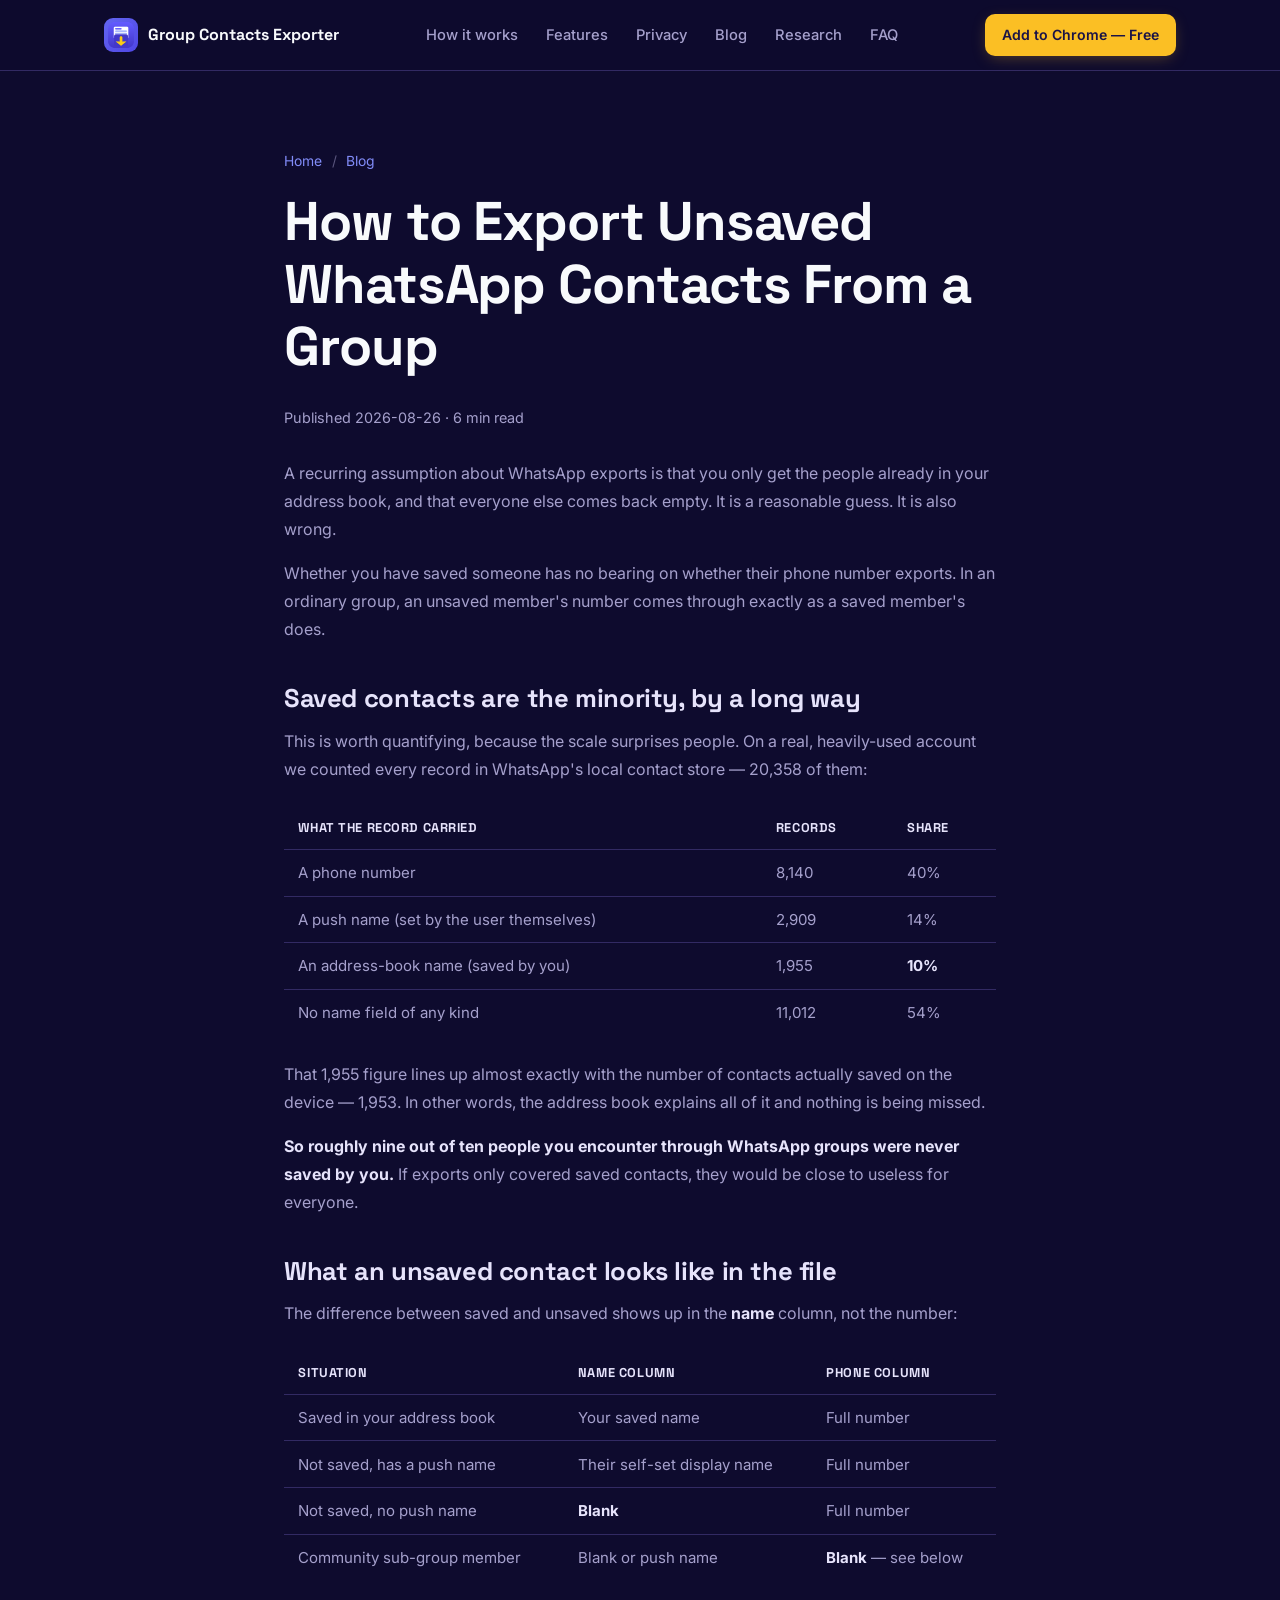
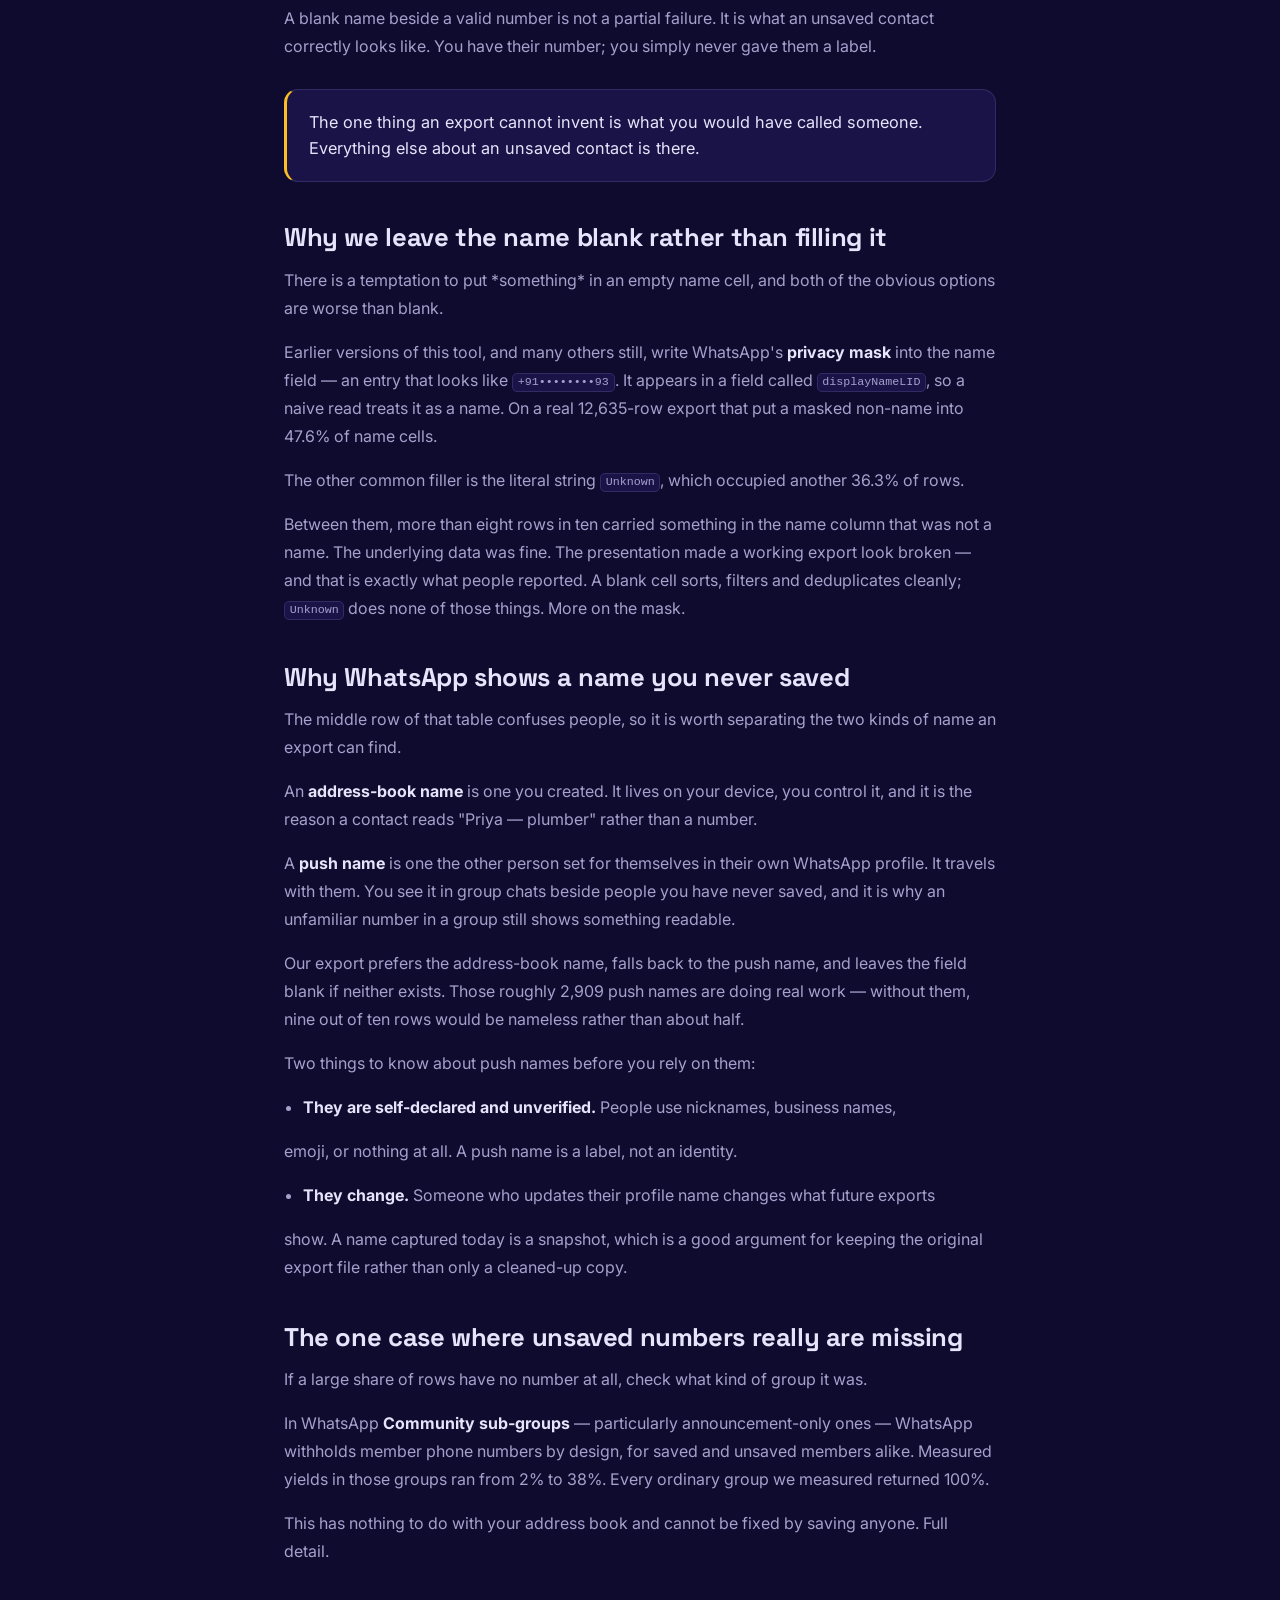
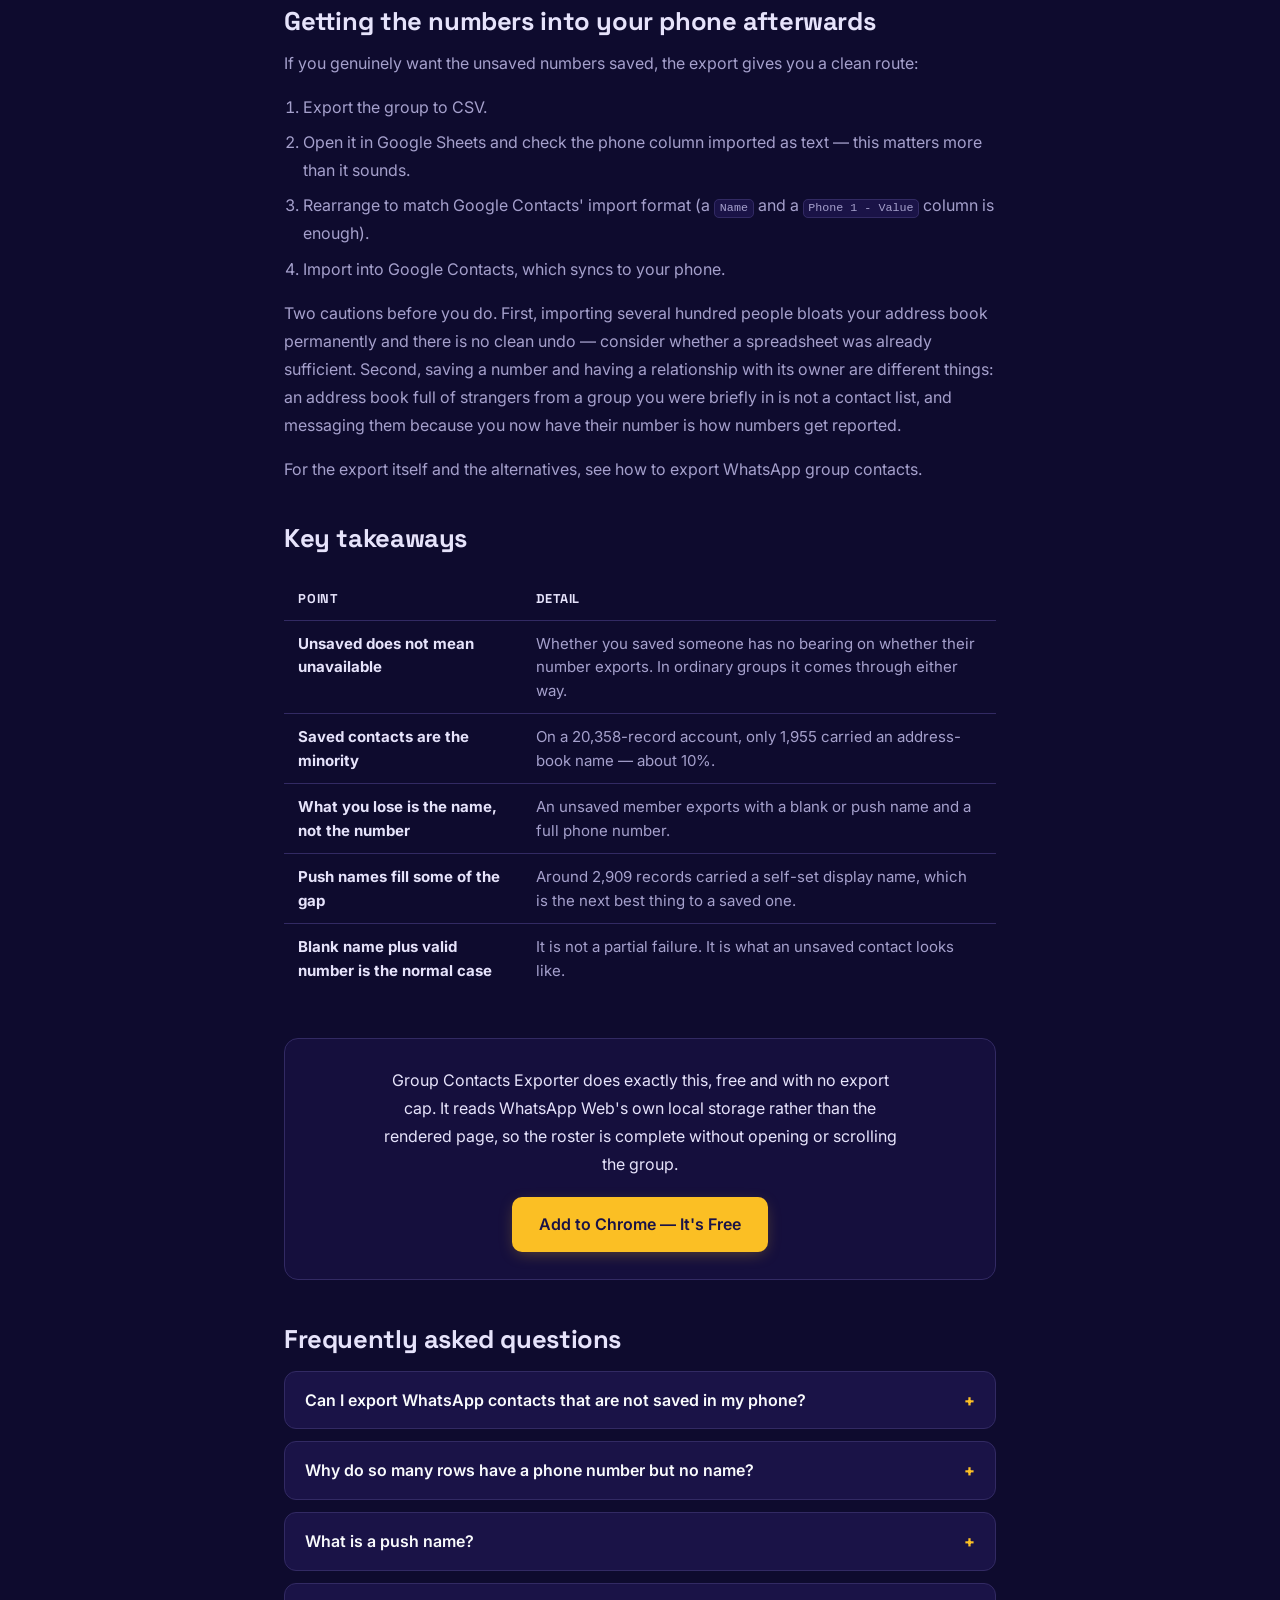
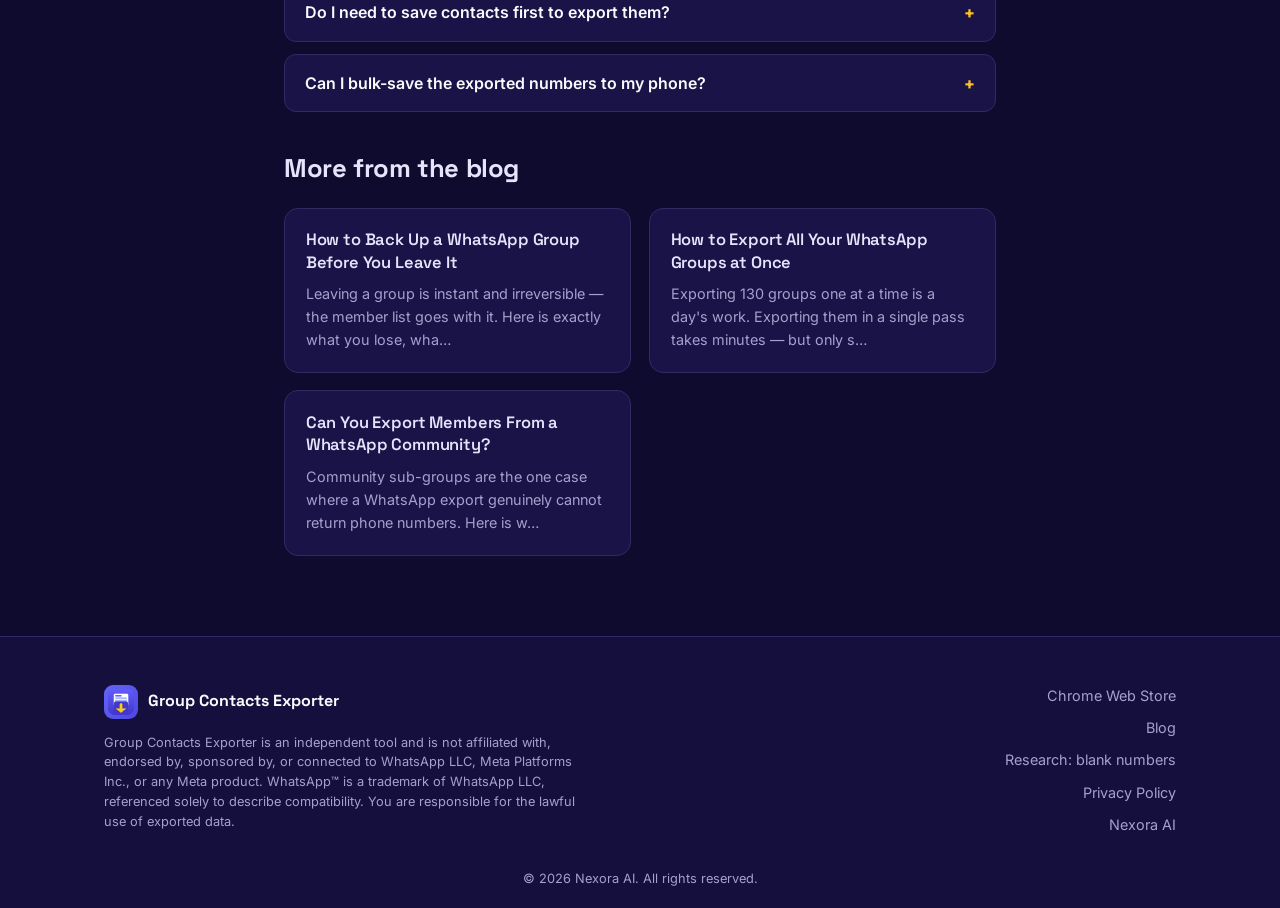
<file: blog/export-unsaved-whatsapp-contacts.html>
<!DOCTYPE html>
<html lang="en">
<head>
  <meta charset="UTF-8" />
  <meta name="viewport" content="width=device-width, initial-scale=1.0" />
  <title>How to Export Unsaved WhatsApp Contacts From a Group — Group Contacts Exporter</title>
  <meta name="description" content="Most people in your groups were never in your address book — on a real account, only about 10% of contact records carried a saved name. Those unsaved members export fine, and here is what you actually get for them." />
  <meta name="keywords" content="export unsaved whatsapp contacts, save unsaved whatsapp numbers, export whatsapp group contacts not saved, extract unsaved numbers whatsapp, whatsapp unsaved contacts to excel" />
  <meta name="robots" content="index, follow" />
  <link rel="canonical" href="https://groupexporter.nexoraai.co.in/blog/export-unsaved-whatsapp-contacts.html" />

  <meta property="og:type" content="article" />
  <meta property="og:site_name" content="Group Contacts Exporter" />
  <meta property="og:title" content="How to Export Unsaved WhatsApp Contacts From a Group — Group Contacts Exporter" />
  <meta property="og:description" content="Most people in your groups were never in your address book — on a real account, only about 10% of contact records carried a saved name. Those unsaved members export fine, and here is what you actually get for them." />
  <meta property="og:url" content="https://groupexporter.nexoraai.co.in/blog/export-unsaved-whatsapp-contacts.html" />
  <meta property="og:image" content="https://groupexporter.nexoraai.co.in/assets/banner-social.webp" />
  <meta property="article:published_time" content="2026-08-26" />
  <meta property="article:modified_time" content="2026-08-26" />
  <meta name="twitter:card" content="summary_large_image" />
  <meta name="twitter:title" content="How to Export Unsaved WhatsApp Contacts From a Group" />
  <meta name="twitter:description" content="Most people in your groups were never in your address book — on a real account, only about 10% of contact records carried a saved name. Those unsaved members export fine, and here is what you actually get for them." />
  <meta name="twitter:image" content="https://groupexporter.nexoraai.co.in/assets/banner-social.webp" />

  <link rel="icon" href="/assets/icon.webp" type="image/webp" />
  <link rel="preconnect" href="https://fonts.googleapis.com" />
  <link rel="preconnect" href="https://fonts.gstatic.com" crossorigin />
  <link href="https://fonts.googleapis.com/css2?family=Inter:wght@400;500;600;700;800&family=Space+Grotesk:wght@600;700&display=swap" rel="stylesheet" />
  <link rel="stylesheet" href="/css/style.css" />
  <link rel="stylesheet" href="/css/post.css" />

  <script type="application/ld+json">
  {
    "@context": "https://schema.org",
    "@type": "BlogPosting",
    "headline": "How to Export Unsaved WhatsApp Contacts From a Group",
    "description": "Most people in your groups were never in your address book — on a real account, only about 10% of contact records carried a saved name. Those unsaved members export fine, and here is what you actually get for them.",
    "url": "https://groupexporter.nexoraai.co.in/blog/export-unsaved-whatsapp-contacts.html",
    "image": "https://groupexporter.nexoraai.co.in/assets/banner-social.webp",
    "datePublished": "2026-08-26",
    "dateModified": "2026-08-26",
    "author": {
      "@type": "Organization",
      "name": "Nexora AI",
      "url": "https://nexoraai.co.in"
    },
    "publisher": {
      "@type": "Organization",
      "name": "Nexora AI",
      "url": "https://nexoraai.co.in"
    },
    "mainEntityOfPage": {
      "@type": "WebPage",
      "@id": "https://groupexporter.nexoraai.co.in/blog/export-unsaved-whatsapp-contacts.html"
    }
  }
  </script>
  <script type="application/ld+json">
  {
    "@context": "https://schema.org",
    "@type": "BreadcrumbList",
    "itemListElement": [
      {
        "@type": "ListItem",
        "position": 1,
        "name": "Home",
        "item": "https://groupexporter.nexoraai.co.in/"
      },
      {
        "@type": "ListItem",
        "position": 2,
        "name": "Blog",
        "item": "https://groupexporter.nexoraai.co.in/blog/"
      },
      {
        "@type": "ListItem",
        "position": 3,
        "name": "How to Export Unsaved WhatsApp Contacts From a Group"
      }
    ]
  }
  </script>
  <script type="application/ld+json">
  {
    "@context": "https://schema.org",
    "@type": "FAQPage",
    "mainEntity": [
      {
        "@type": "Question",
        "name": "Can I export WhatsApp contacts that are not saved in my phone?",
        "acceptedAnswer": {
          "@type": "Answer",
          "text": "Yes. In an ordinary group, unsaved members export with their phone number just as saved members do. What is missing is your name for them, not their number."
        }
      },
      {
        "@type": "Question",
        "name": "Why do so many rows have a phone number but no name?",
        "acceptedAnswer": {
          "@type": "Answer",
          "text": "Because you never saved those people. The name column draws on your address book and on the display name people set themselves, and most group members have neither for you."
        }
      },
      {
        "@type": "Question",
        "name": "What is a push name?",
        "acceptedAnswer": {
          "@type": "Answer",
          "text": "The display name a WhatsApp user sets for themselves. It shows when you have not saved them, and it is the fallback our export uses before leaving the field blank."
        }
      },
      {
        "@type": "Question",
        "name": "Do I need to save contacts first to export them?",
        "acceptedAnswer": {
          "@type": "Answer",
          "text": "No, and doing so would be far slower than exporting. Saving hundreds of numbers to your phone just to export them defeats the purpose."
        }
      },
      {
        "@type": "Question",
        "name": "Can I bulk-save the exported numbers to my phone?",
        "acceptedAnswer": {
          "@type": "Answer",
          "text": "You can import a CSV into Google Contacts, which then syncs to your phone. Consider whether you need hundreds of new address book entries before you do."
        }
      }
    ]
  }
  </script>
</head>
<body>

  <a class="skip-link" href="#main">Skip to main content</a>

  <header class="site-header">
    <div class="container nav-inner">
      <a href="/" class="brand" aria-label="Group Contacts Exporter home">
        <span class="brand-mark"><img src="/assets/icon.webp" alt="" width="34" height="34" /></span>
        <span class="brand-name">Group Contacts Exporter</span>
      </a>
      <nav class="nav-links" aria-label="Primary">
        <a href="/#how-it-works">How it works</a>
        <a href="/#features">Features</a>
        <a href="/#privacy">Privacy</a>
        <a href="/blog/">Blog</a>
        <a href="/whatsapp-group-export-blank-numbers.html">Research</a>
        <a href="/#faq">FAQ</a>
      </nav>
      <a class="btn btn-primary btn-small" href="https://chromewebstore.google.com/detail/group-contacts-exporter-%E2%80%94/kmegeibfadlmgejfedidcamnbljekkkp" target="_blank" rel="noopener">Add to Chrome — Free</a>
    </div>
  </header>


  <main id="main">
    <article class="section">
      <div class="container prose">
        <nav class="crumbs" aria-label="Breadcrumb"><a href="/">Home</a> <span>/</span> <a href="/blog/">Blog</a></nav>
        <h1>How to Export Unsaved WhatsApp Contacts From a Group</h1>
        <p class="meta-line">Published 2026-08-26 · 6 min read</p>
<p>A recurring assumption about WhatsApp exports is that you only get the people already in your address book, and that everyone else comes back empty. It is a reasonable guess. It is also wrong.</p>
<p>Whether you have saved someone has no bearing on whether their phone number exports. In an ordinary group, an unsaved member's number comes through exactly as a saved member's does.</p>
<h2>Saved contacts are the minority, by a long way</h2>
<p>This is worth quantifying, because the scale surprises people. On a real, heavily-used account we counted every record in WhatsApp's local contact store — 20,358 of them:</p>
<div class="data-table-wrap"><table class="data-table"><thead><tr><th>What the record carried</th><th>Records</th><th>Share</th></tr></thead><tbody><tr><td>A phone number</td><td>8,140</td><td>40%</td></tr><tr><td>A push name (set by the user themselves)</td><td>2,909</td><td>14%</td></tr><tr><td>An address-book name (saved by you)</td><td>1,955</td><td><strong>10%</strong></td></tr><tr><td>No name field of any kind</td><td>11,012</td><td>54%</td></tr></tbody></table></div>
<p>That 1,955 figure lines up almost exactly with the number of contacts actually saved on the device — 1,953. In other words, the address book explains all of it and nothing is being missed.</p>
<p><strong>So roughly nine out of ten people you encounter through WhatsApp groups were never saved by you.</strong> If exports only covered saved contacts, they would be close to useless for everyone.</p>
<h2>What an unsaved contact looks like in the file</h2>
<p>The difference between saved and unsaved shows up in the <strong>name</strong> column, not the number:</p>
<div class="data-table-wrap"><table class="data-table"><thead><tr><th>Situation</th><th>Name column</th><th>Phone column</th></tr></thead><tbody><tr><td>Saved in your address book</td><td>Your saved name</td><td>Full number</td></tr><tr><td>Not saved, has a push name</td><td>Their self-set display name</td><td>Full number</td></tr><tr><td>Not saved, no push name</td><td><strong>Blank</strong></td><td>Full number</td></tr><tr><td>Community sub-group member</td><td>Blank or push name</td><td><strong>Blank</strong> — see below</td></tr></tbody></table></div>
<p>A blank name beside a valid number is not a partial failure. It is what an unsaved contact correctly looks like. You have their number; you simply never gave them a label.</p>
<blockquote class="keytake"><p>The one thing an export cannot invent is what you would have called someone. Everything else about an unsaved contact is there.</p></blockquote>
<h2>Why we leave the name blank rather than filling it</h2>
<p>There is a temptation to put *something* in an empty name cell, and both of the obvious options are worse than blank.</p>
<p>Earlier versions of this tool, and many others still, write WhatsApp's <strong>privacy mask</strong> into the name field — an entry that looks like <code>+91••••••••93</code>. It appears in a field called <code>displayNameLID</code>, so a naive read treats it as a name. On a real 12,635-row export that put a masked non-name into 47.6% of name cells.</p>
<p>The other common filler is the literal string <code>Unknown</code>, which occupied another 36.3% of rows.</p>
<p>Between them, more than eight rows in ten carried something in the name column that was not a name. The underlying data was fine. The presentation made a working export look broken — and that is exactly what people reported. A blank cell sorts, filters and deduplicates cleanly; <code>Unknown</code> does none of those things. <a href="/blog/whatsapp-lid-privacy-mask.html">More on the mask</a>.</p>
<h2>Why WhatsApp shows a name you never saved</h2>
<p>The middle row of that table confuses people, so it is worth separating the two kinds of name an export can find.</p>
<p>An <strong>address-book name</strong> is one you created. It lives on your device, you control it, and it is the reason a contact reads "Priya — plumber" rather than a number.</p>
<p>A <strong>push name</strong> is one the other person set for themselves in their own WhatsApp profile. It travels with them. You see it in group chats beside people you have never saved, and it is why an unfamiliar number in a group still shows something readable.</p>
<p>Our export prefers the address-book name, falls back to the push name, and leaves the field blank if neither exists. Those roughly 2,909 push names are doing real work — without them, nine out of ten rows would be nameless rather than about half.</p>
<p>Two things to know about push names before you rely on them:</p>
<ul><li><strong>They are self-declared and unverified.</strong> People use nicknames, business names,</li></ul>
<p>emoji, or nothing at all. A push name is a label, not an identity.</p>
<ul><li><strong>They change.</strong> Someone who updates their profile name changes what future exports</li></ul>
<p>show. A name captured today is a snapshot, which is a good argument for keeping the original export file rather than only a cleaned-up copy.</p>
<h2>The one case where unsaved numbers really are missing</h2>
<p>If a large share of rows have no number at all, check what kind of group it was.</p>
<p>In WhatsApp <strong>Community sub-groups</strong> — particularly announcement-only ones — WhatsApp withholds member phone numbers by design, for saved and unsaved members alike. Measured yields in those groups ran from 2% to 38%. Every ordinary group we measured returned 100%.</p>
<p>This has nothing to do with your address book and cannot be fixed by saving anyone. <a href="/blog/export-whatsapp-community-members.html">Full detail</a>.</p>
<h2>Getting the numbers into your phone afterwards</h2>
<p>If you genuinely want the unsaved numbers saved, the export gives you a clean route:</p>
<ol><li>Export the group to CSV.</li><li>Open it in Google Sheets and check the phone column imported as text — <a href="/blog/export-whatsapp-group-contacts-to-google-sheets.html">this matters more than it sounds</a>.</li><li>Rearrange to match Google Contacts' import format (a <code>Name</code> and a <code>Phone 1 - Value</code> column is enough).</li><li>Import into Google Contacts, which syncs to your phone.</li></ol>
<p>Two cautions before you do. First, importing several hundred people bloats your address book permanently and there is no clean undo — consider whether a spreadsheet was already sufficient. Second, saving a number and having a relationship with its owner are different things: an address book full of strangers from a group you were briefly in is not a contact list, and messaging them because you now have their number is how numbers get reported.</p>
<p>For the export itself and the alternatives, see <a href="/blog/how-to-export-whatsapp-group-contacts.html">how to export WhatsApp group contacts</a>.</p>
<h2 id="key-takeaways">Key takeaways</h2>
<div class="data-table-wrap"><table class="data-table"><thead><tr><th>Point</th><th>Detail</th></tr></thead><tbody><tr><td><strong>Unsaved does not mean unavailable</strong></td><td>Whether you saved someone has no bearing on whether their number exports. In ordinary groups it comes through either way.</td></tr><tr><td><strong>Saved contacts are the minority</strong></td><td>On a 20,358-record account, only 1,955 carried an address-book name — about 10%.</td></tr><tr><td><strong>What you lose is the name, not the number</strong></td><td>An unsaved member exports with a blank or push name and a full phone number.</td></tr><tr><td><strong>Push names fill some of the gap</strong></td><td>Around 2,909 records carried a self-set display name, which is the next best thing to a saved one.</td></tr><tr><td><strong>Blank name plus valid number is the normal case</strong></td><td>It is not a partial failure. It is what an unsaved contact looks like.</td></tr></tbody></table></div>
<div class="post-cta"><p>Group Contacts Exporter does exactly this, free and with no export cap. It reads WhatsApp Web's own local storage rather than the rendered page, so the roster is complete without opening or scrolling the group.</p><a class="btn btn-primary btn-large" href="https://chromewebstore.google.com/detail/group-contacts-exporter-%E2%80%94/kmegeibfadlmgejfedidcamnbljekkkp" target="_blank" rel="noopener">Add to Chrome — It's Free</a></div>
<h2 id="faq">Frequently asked questions</h2>
<div class="faq-list"><details class="faq-item"><summary>Can I export WhatsApp contacts that are not saved in my phone?</summary><p>Yes. In an ordinary group, unsaved members export with their phone number just as saved members do. What is missing is your name for them, not their number.</p></details><details class="faq-item"><summary>Why do so many rows have a phone number but no name?</summary><p>Because you never saved those people. The name column draws on your address book and on the display name people set themselves, and most group members have neither for you.</p></details><details class="faq-item"><summary>What is a push name?</summary><p>The display name a WhatsApp user sets for themselves. It shows when you have not saved them, and it is the fallback our export uses before leaving the field blank.</p></details><details class="faq-item"><summary>Do I need to save contacts first to export them?</summary><p>No, and doing so would be far slower than exporting. Saving hundreds of numbers to your phone just to export them defeats the purpose.</p></details><details class="faq-item"><summary>Can I bulk-save the exported numbers to my phone?</summary><p>You can import a CSV into Google Contacts, which then syncs to your phone. Consider whether you need hundreds of new address book entries before you do.</p></details></div>
<h2>More from the blog</h2>
<div class="post-grid"><a class="post-card" href="/blog/backup-whatsapp-group-before-leaving.html"><h3>How to Back Up a WhatsApp Group Before You Leave It</h3><p>Leaving a group is instant and irreversible — the member list goes with it. Here is exactly what you lose, wha…</p></a><a class="post-card" href="/blog/export-all-whatsapp-groups-at-once.html"><h3>How to Export All Your WhatsApp Groups at Once</h3><p>Exporting 130 groups one at a time is a day's work. Exporting them in a single pass takes minutes — but only s…</p></a><a class="post-card" href="/blog/export-whatsapp-community-members.html"><h3>Can You Export Members From a WhatsApp Community?</h3><p>Community sub-groups are the one case where a WhatsApp export genuinely cannot return phone numbers. Here is w…</p></a></div>
      </div>
    </article>
  </main>

  <footer class="site-footer">
    <div class="container footer-inner">
      <div>
        <a href="/" class="brand">
          <span class="brand-mark"><img src="/assets/icon.webp" alt="" width="34" height="34" /></span>
          <span class="brand-name">Group Contacts Exporter</span>
        </a>
        <p class="footer-disclaimer">
          Group Contacts Exporter is an independent tool and is not affiliated with, endorsed by, sponsored by, or connected to WhatsApp LLC, Meta Platforms Inc., or any Meta product. WhatsApp™ is a trademark of WhatsApp LLC, referenced solely to describe compatibility. You are responsible for the lawful use of exported data.
        </p>
      </div>
      <div class="footer-links">
        <a href="https://chromewebstore.google.com/detail/group-contacts-exporter-%E2%80%94/kmegeibfadlmgejfedidcamnbljekkkp" target="_blank" rel="noopener">Chrome Web Store</a>
        <a href="/blog/">Blog</a>
        <a href="/whatsapp-group-export-blank-numbers.html">Research: blank numbers</a>
        <a href="/privacy-policy.html">Privacy Policy</a>
        <a href="https://nexoraai.co.in" target="_blank" rel="noopener">Nexora AI</a>
      </div>
    </div>
    <p class="footer-copy">&copy; <span id="year"></span> Nexora AI. All rights reserved.</p>
  </footer>

  <script>document.getElementById('year').textContent = new Date().getFullYear();</script>
</body>
</html>
</file>
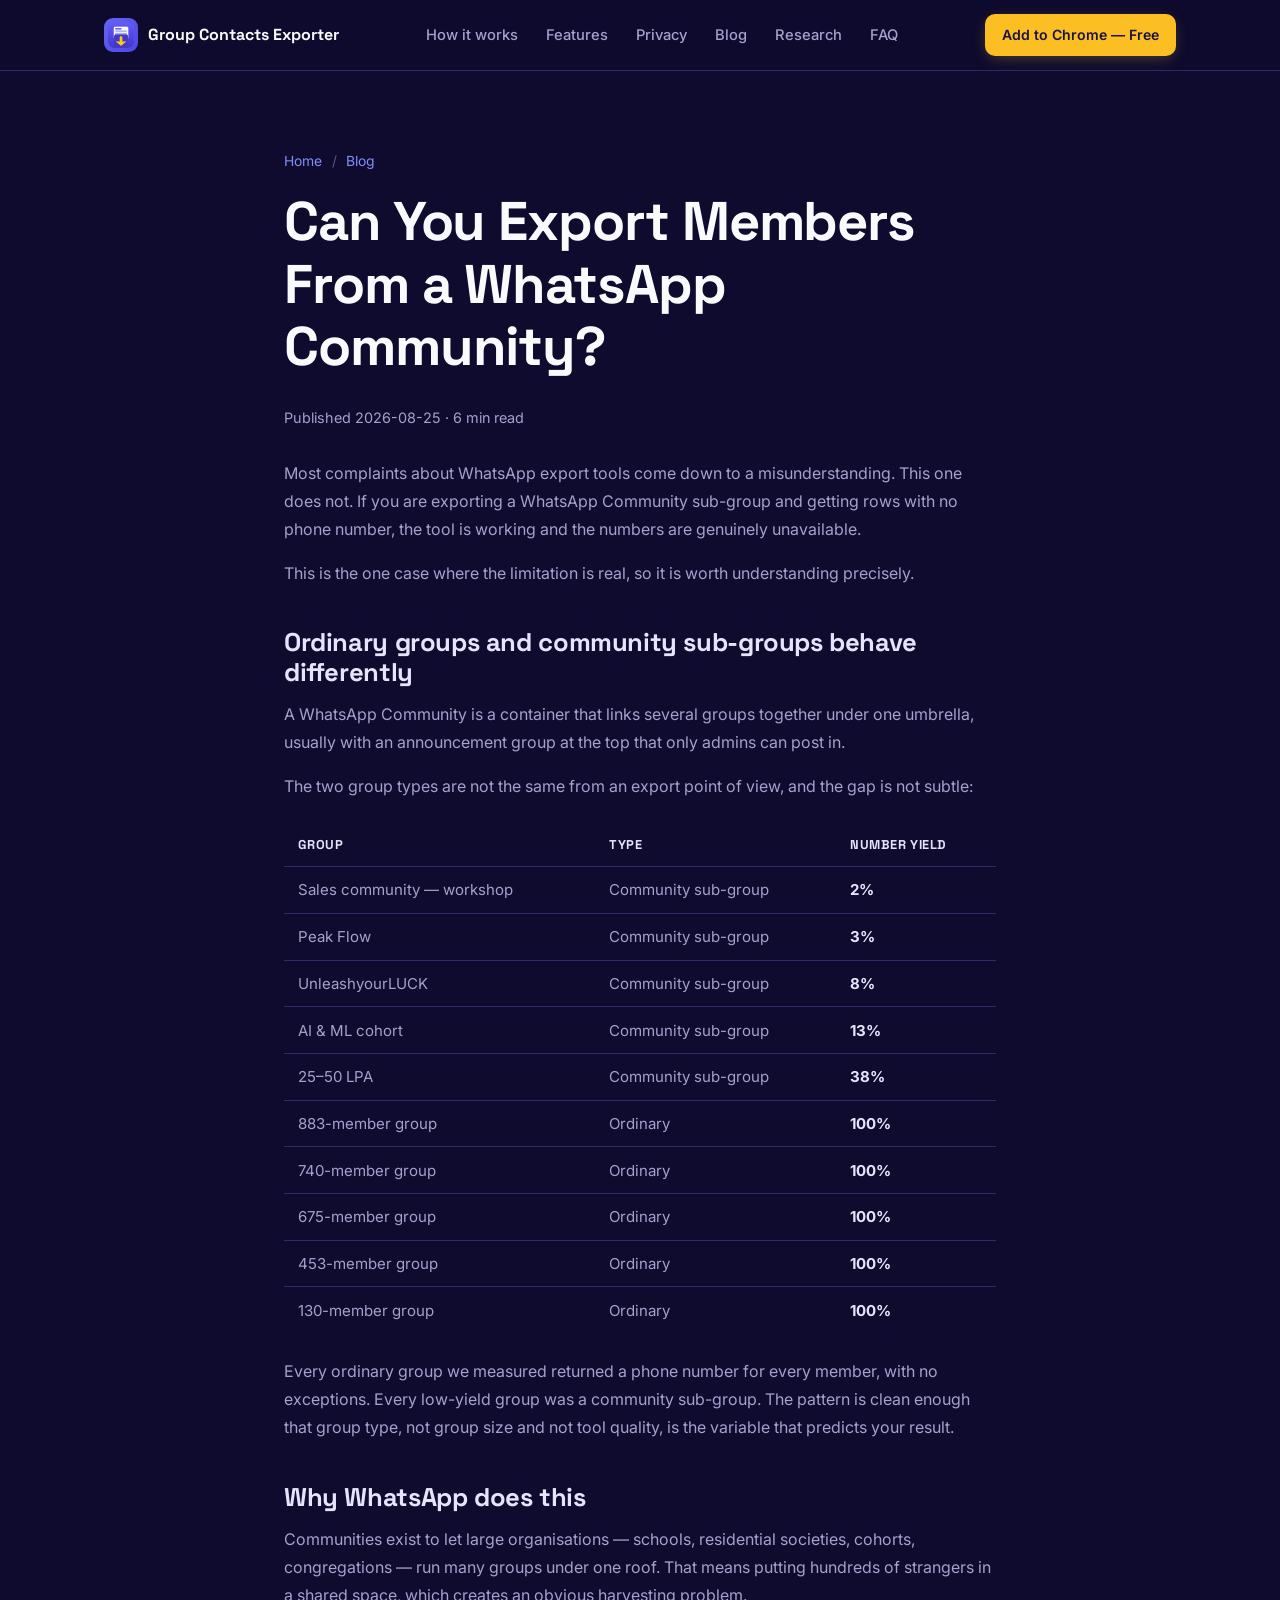
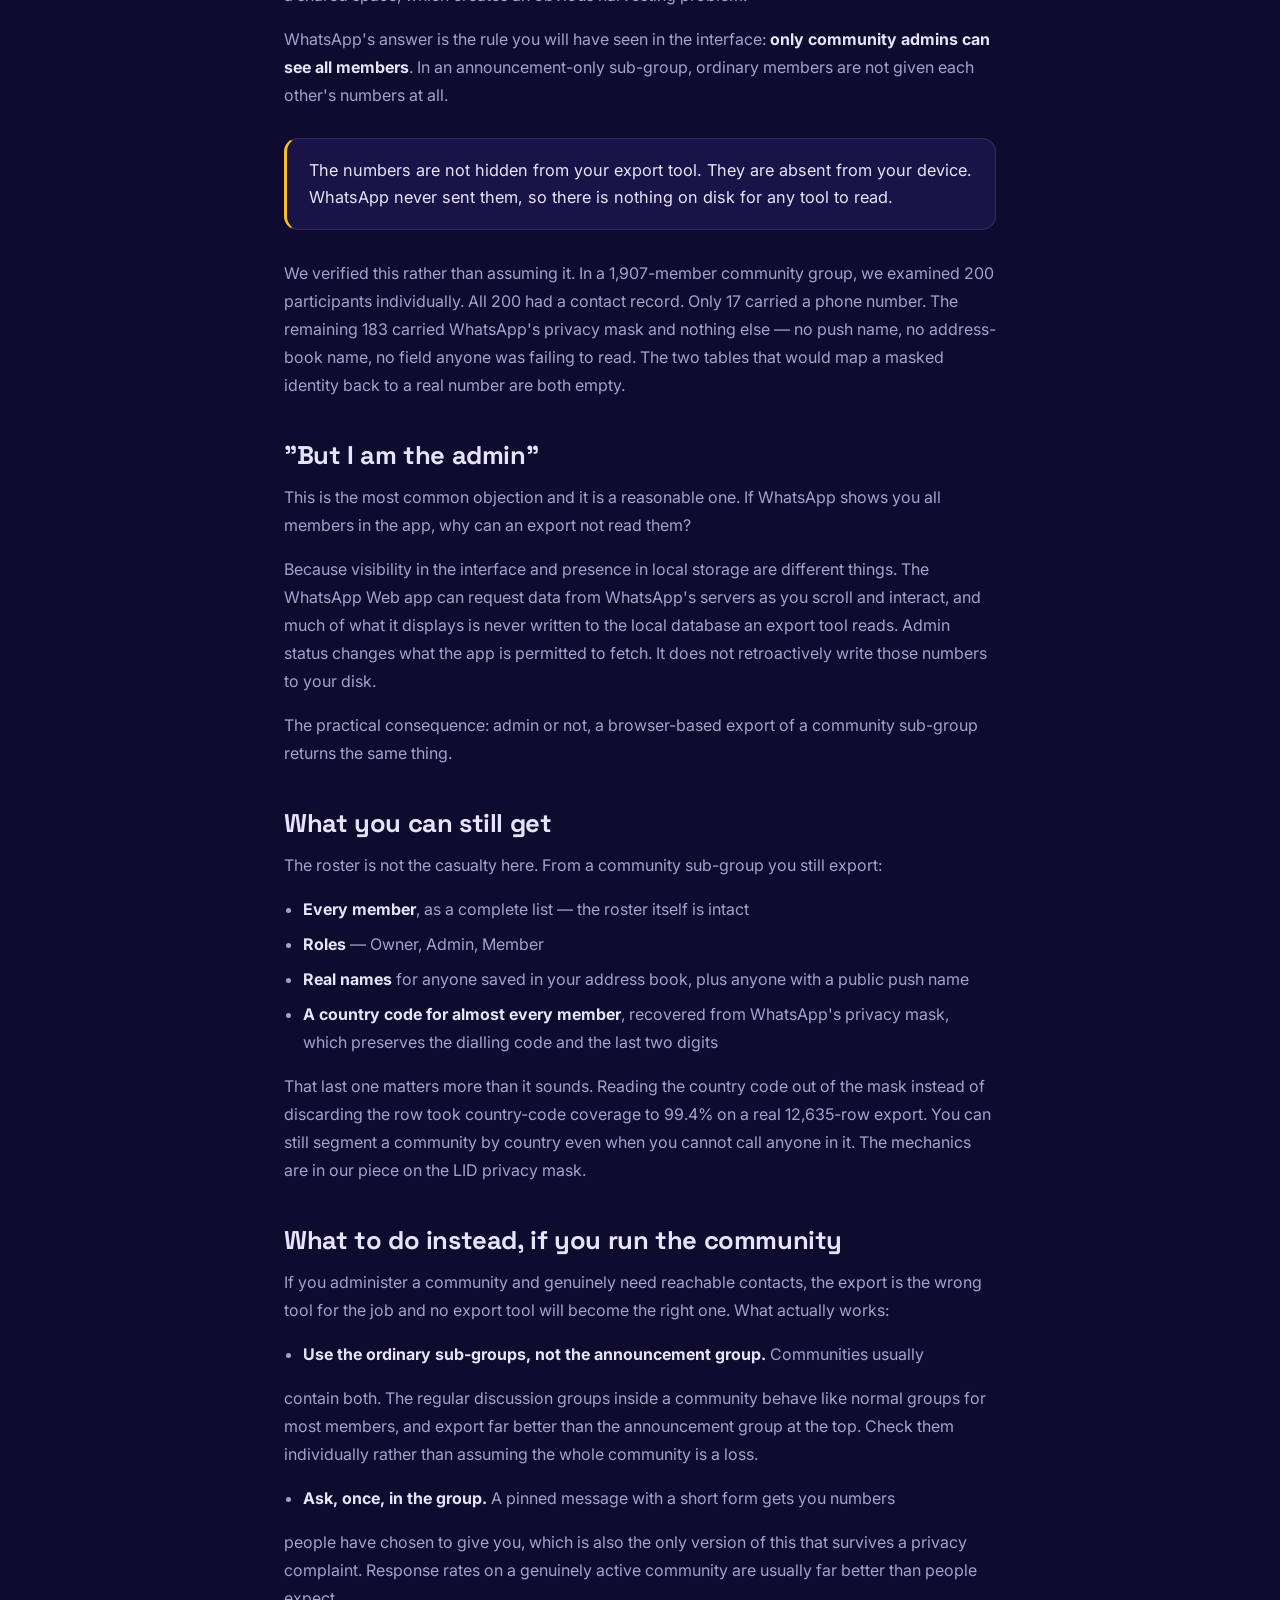
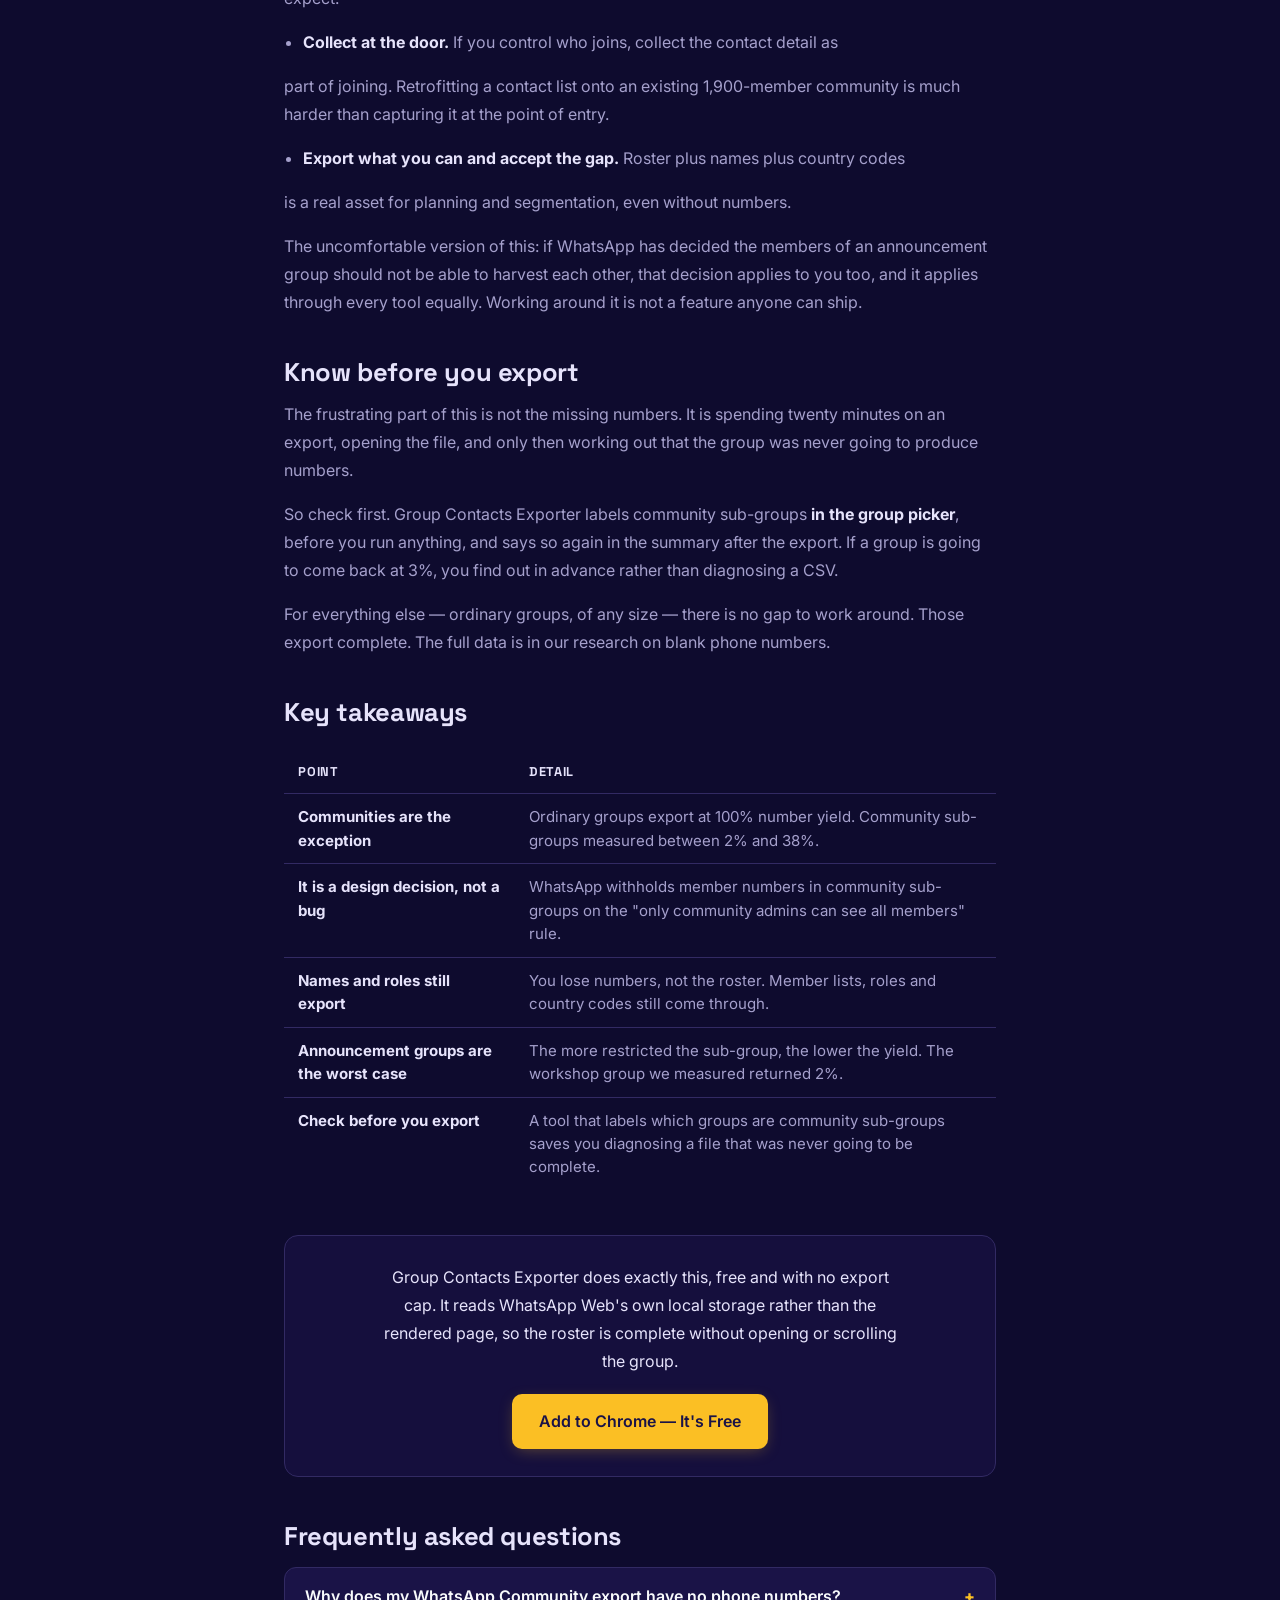
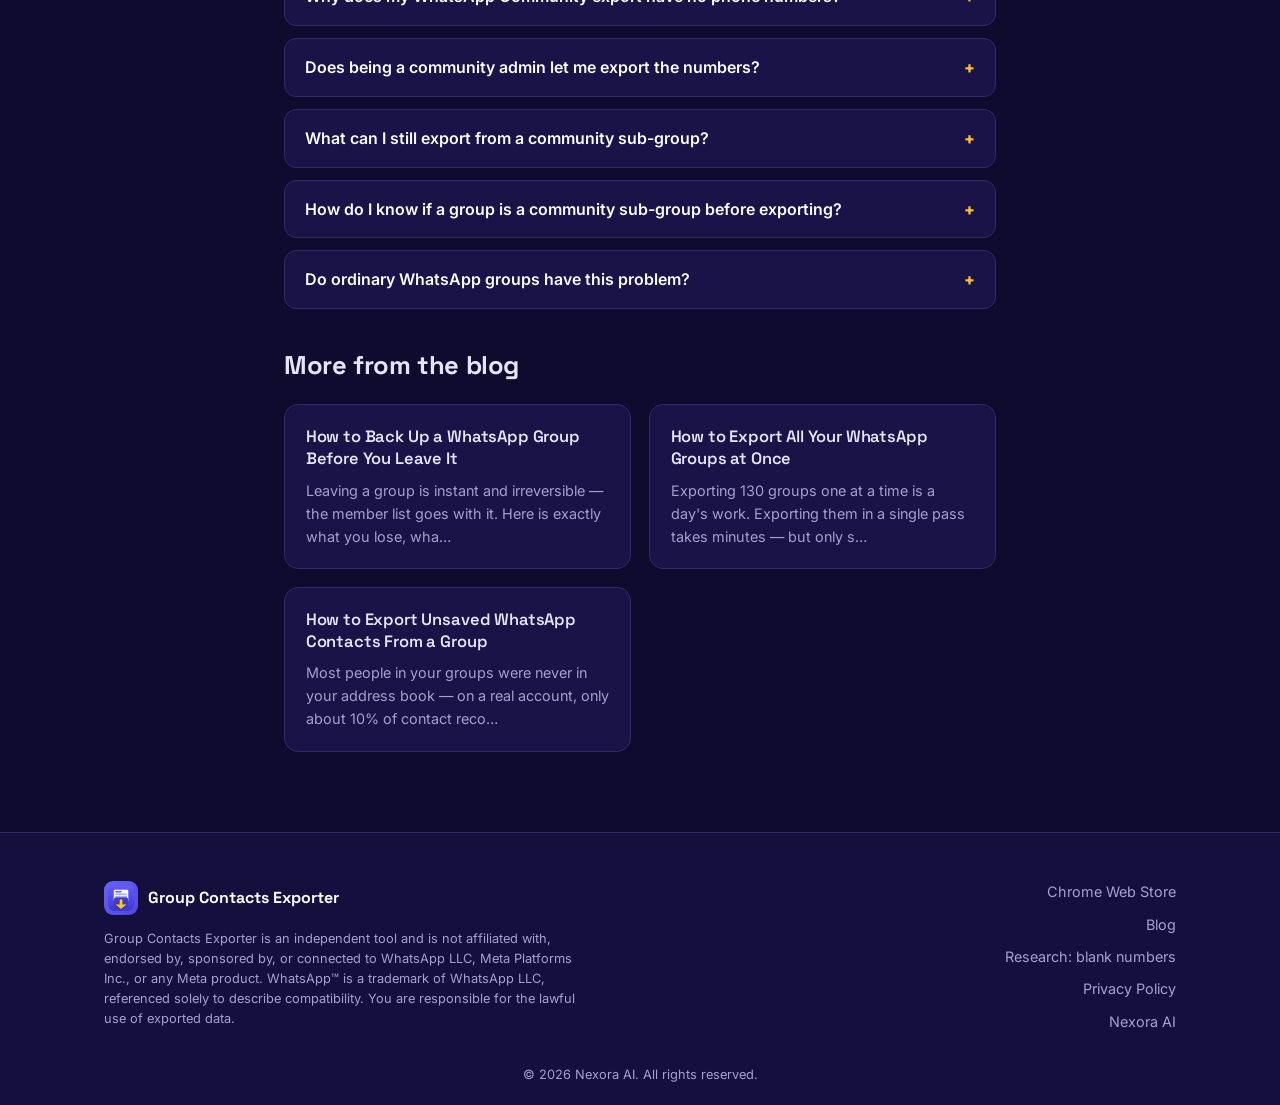
<file: blog/export-whatsapp-community-members.html>
<!DOCTYPE html>
<html lang="en">
<head>
  <meta charset="UTF-8" />
  <meta name="viewport" content="width=device-width, initial-scale=1.0" />
  <title>Can You Export Members From a WhatsApp Community? — Group Contacts Exporter</title>
  <meta name="description" content="Community sub-groups are the one case where a WhatsApp export genuinely cannot return phone numbers. Here is what you can still get, what you cannot, and how to tell the two apart before you export." />
  <meta name="keywords" content="export whatsapp community members, whatsapp community export contacts, announcement group export, export contacts from whatsapp group, whatsapp community admin export" />
  <meta name="robots" content="index, follow" />
  <link rel="canonical" href="https://groupexporter.nexoraai.co.in/blog/export-whatsapp-community-members.html" />

  <meta property="og:type" content="article" />
  <meta property="og:site_name" content="Group Contacts Exporter" />
  <meta property="og:title" content="Can You Export Members From a WhatsApp Community? — Group Contacts Exporter" />
  <meta property="og:description" content="Community sub-groups are the one case where a WhatsApp export genuinely cannot return phone numbers. Here is what you can still get, what you cannot, and how to tell the two apart before you export." />
  <meta property="og:url" content="https://groupexporter.nexoraai.co.in/blog/export-whatsapp-community-members.html" />
  <meta property="og:image" content="https://groupexporter.nexoraai.co.in/assets/banner-social.webp" />
  <meta property="article:published_time" content="2026-08-25" />
  <meta property="article:modified_time" content="2026-08-25" />
  <meta name="twitter:card" content="summary_large_image" />
  <meta name="twitter:title" content="Can You Export Members From a WhatsApp Community?" />
  <meta name="twitter:description" content="Community sub-groups are the one case where a WhatsApp export genuinely cannot return phone numbers. Here is what you can still get, what you cannot, and how to tell the two apart before you export." />
  <meta name="twitter:image" content="https://groupexporter.nexoraai.co.in/assets/banner-social.webp" />

  <link rel="icon" href="/assets/icon.webp" type="image/webp" />
  <link rel="preconnect" href="https://fonts.googleapis.com" />
  <link rel="preconnect" href="https://fonts.gstatic.com" crossorigin />
  <link href="https://fonts.googleapis.com/css2?family=Inter:wght@400;500;600;700;800&family=Space+Grotesk:wght@600;700&display=swap" rel="stylesheet" />
  <link rel="stylesheet" href="/css/style.css" />
  <link rel="stylesheet" href="/css/post.css" />

  <script type="application/ld+json">
  {
    "@context": "https://schema.org",
    "@type": "BlogPosting",
    "headline": "Can You Export Members From a WhatsApp Community?",
    "description": "Community sub-groups are the one case where a WhatsApp export genuinely cannot return phone numbers. Here is what you can still get, what you cannot, and how to tell the two apart before you export.",
    "url": "https://groupexporter.nexoraai.co.in/blog/export-whatsapp-community-members.html",
    "image": "https://groupexporter.nexoraai.co.in/assets/banner-social.webp",
    "datePublished": "2026-08-25",
    "dateModified": "2026-08-25",
    "author": {
      "@type": "Organization",
      "name": "Nexora AI",
      "url": "https://nexoraai.co.in"
    },
    "publisher": {
      "@type": "Organization",
      "name": "Nexora AI",
      "url": "https://nexoraai.co.in"
    },
    "mainEntityOfPage": {
      "@type": "WebPage",
      "@id": "https://groupexporter.nexoraai.co.in/blog/export-whatsapp-community-members.html"
    }
  }
  </script>
  <script type="application/ld+json">
  {
    "@context": "https://schema.org",
    "@type": "BreadcrumbList",
    "itemListElement": [
      {
        "@type": "ListItem",
        "position": 1,
        "name": "Home",
        "item": "https://groupexporter.nexoraai.co.in/"
      },
      {
        "@type": "ListItem",
        "position": 2,
        "name": "Blog",
        "item": "https://groupexporter.nexoraai.co.in/blog/"
      },
      {
        "@type": "ListItem",
        "position": 3,
        "name": "Can You Export Members From a WhatsApp Community?"
      }
    ]
  }
  </script>
  <script type="application/ld+json">
  {
    "@context": "https://schema.org",
    "@type": "FAQPage",
    "mainEntity": [
      {
        "@type": "Question",
        "name": "Why does my WhatsApp Community export have no phone numbers?",
        "acceptedAnswer": {
          "@type": "Answer",
          "text": "Because WhatsApp does not send those numbers to your browser for community sub-groups. It is a deliberate privacy design, and it affects every export tool equally."
        }
      },
      {
        "@type": "Question",
        "name": "Does being a community admin let me export the numbers?",
        "acceptedAnswer": {
          "@type": "Answer",
          "text": "Not through a browser tool. Admin visibility inside the WhatsApp interface is not the same as the data being written to your device's local storage, which is what an exporter reads."
        }
      },
      {
        "@type": "Question",
        "name": "What can I still export from a community sub-group?",
        "acceptedAnswer": {
          "@type": "Answer",
          "text": "The full member roster, roles, and a country code for most members recovered from WhatsApp's privacy mask. You lose the full phone numbers, not the list."
        }
      },
      {
        "@type": "Question",
        "name": "How do I know if a group is a community sub-group before exporting?",
        "acceptedAnswer": {
          "@type": "Answer",
          "text": "Group Contacts Exporter labels them in the group picker and again after the export, so you know the yield to expect before you spend time on it."
        }
      },
      {
        "@type": "Question",
        "name": "Do ordinary WhatsApp groups have this problem?",
        "acceptedAnswer": {
          "@type": "Answer",
          "text": "No. Every plain group we measured returned a phone number for every member, at sizes from 130 up to 883."
        }
      }
    ]
  }
  </script>
</head>
<body>

  <a class="skip-link" href="#main">Skip to main content</a>

  <header class="site-header">
    <div class="container nav-inner">
      <a href="/" class="brand" aria-label="Group Contacts Exporter home">
        <span class="brand-mark"><img src="/assets/icon.webp" alt="" width="34" height="34" /></span>
        <span class="brand-name">Group Contacts Exporter</span>
      </a>
      <nav class="nav-links" aria-label="Primary">
        <a href="/#how-it-works">How it works</a>
        <a href="/#features">Features</a>
        <a href="/#privacy">Privacy</a>
        <a href="/blog/">Blog</a>
        <a href="/whatsapp-group-export-blank-numbers.html">Research</a>
        <a href="/#faq">FAQ</a>
      </nav>
      <a class="btn btn-primary btn-small" href="https://chromewebstore.google.com/detail/group-contacts-exporter-%E2%80%94/kmegeibfadlmgejfedidcamnbljekkkp" target="_blank" rel="noopener">Add to Chrome — Free</a>
    </div>
  </header>


  <main id="main">
    <article class="section">
      <div class="container prose">
        <nav class="crumbs" aria-label="Breadcrumb"><a href="/">Home</a> <span>/</span> <a href="/blog/">Blog</a></nav>
        <h1>Can You Export Members From a WhatsApp Community?</h1>
        <p class="meta-line">Published 2026-08-25 · 6 min read</p>
<p>Most complaints about WhatsApp export tools come down to a misunderstanding. This one does not. If you are exporting a WhatsApp Community sub-group and getting rows with no phone number, the tool is working and the numbers are genuinely unavailable.</p>
<p>This is the one case where the limitation is real, so it is worth understanding precisely.</p>
<h2>Ordinary groups and community sub-groups behave differently</h2>
<p>A WhatsApp Community is a container that links several groups together under one umbrella, usually with an announcement group at the top that only admins can post in.</p>
<p>The two group types are not the same from an export point of view, and the gap is not subtle:</p>
<div class="data-table-wrap"><table class="data-table"><thead><tr><th>Group</th><th>Type</th><th>Number yield</th></tr></thead><tbody><tr><td>Sales community — workshop</td><td>Community sub-group</td><td><strong>2%</strong></td></tr><tr><td>Peak Flow</td><td>Community sub-group</td><td><strong>3%</strong></td></tr><tr><td>UnleashyourLUCK</td><td>Community sub-group</td><td><strong>8%</strong></td></tr><tr><td>AI &amp; ML cohort</td><td>Community sub-group</td><td><strong>13%</strong></td></tr><tr><td>25–50 LPA</td><td>Community sub-group</td><td><strong>38%</strong></td></tr><tr><td>883-member group</td><td>Ordinary</td><td><strong>100%</strong></td></tr><tr><td>740-member group</td><td>Ordinary</td><td><strong>100%</strong></td></tr><tr><td>675-member group</td><td>Ordinary</td><td><strong>100%</strong></td></tr><tr><td>453-member group</td><td>Ordinary</td><td><strong>100%</strong></td></tr><tr><td>130-member group</td><td>Ordinary</td><td><strong>100%</strong></td></tr></tbody></table></div>
<p>Every ordinary group we measured returned a phone number for every member, with no exceptions. Every low-yield group was a community sub-group. The pattern is clean enough that group type, not group size and not tool quality, is the variable that predicts your result.</p>
<h2>Why WhatsApp does this</h2>
<p>Communities exist to let large organisations — schools, residential societies, cohorts, congregations — run many groups under one roof. That means putting hundreds of strangers in a shared space, which creates an obvious harvesting problem.</p>
<p>WhatsApp's answer is the rule you will have seen in the interface: <strong>only community admins can see all members</strong>. In an announcement-only sub-group, ordinary members are not given each other's numbers at all.</p>
<blockquote class="keytake"><p>The numbers are not hidden from your export tool. They are absent from your device. WhatsApp never sent them, so there is nothing on disk for any tool to read.</p></blockquote>
<p>We verified this rather than assuming it. In a 1,907-member community group, we examined 200 participants individually. All 200 had a contact record. Only 17 carried a phone number. The remaining 183 carried WhatsApp's privacy mask and nothing else — no push name, no address-book name, no field anyone was failing to read. The two tables that would map a masked identity back to a real number are both empty.</p>
<h2>"But I am the admin"</h2>
<p>This is the most common objection and it is a reasonable one. If WhatsApp shows you all members in the app, why can an export not read them?</p>
<p>Because visibility in the interface and presence in local storage are different things. The WhatsApp Web app can request data from WhatsApp's servers as you scroll and interact, and much of what it displays is never written to the local database an export tool reads. Admin status changes what the app is permitted to fetch. It does not retroactively write those numbers to your disk.</p>
<p>The practical consequence: admin or not, a browser-based export of a community sub-group returns the same thing.</p>
<h2>What you can still get</h2>
<p>The roster is not the casualty here. From a community sub-group you still export:</p>
<ul><li><strong>Every member</strong>, as a complete list — the roster itself is intact</li><li><strong>Roles</strong> — Owner, Admin, Member</li><li><strong>Real names</strong> for anyone saved in your address book, plus anyone with a public push name</li><li><strong>A country code for almost every member</strong>, recovered from WhatsApp's privacy mask, which preserves the dialling code and the last two digits</li></ul>
<p>That last one matters more than it sounds. Reading the country code out of the mask instead of discarding the row took country-code coverage to 99.4% on a real 12,635-row export. You can still segment a community by country even when you cannot call anyone in it. The mechanics are in <a href="/blog/whatsapp-lid-privacy-mask.html">our piece on the LID privacy mask</a>.</p>
<h2>What to do instead, if you run the community</h2>
<p>If you administer a community and genuinely need reachable contacts, the export is the wrong tool for the job and no export tool will become the right one. What actually works:</p>
<ul><li><strong>Use the ordinary sub-groups, not the announcement group.</strong> Communities usually</li></ul>
<p>contain both. The regular discussion groups inside a community behave like normal groups for most members, and export far better than the announcement group at the top. Check them individually rather than assuming the whole community is a loss.</p>
<ul><li><strong>Ask, once, in the group.</strong> A pinned message with a short form gets you numbers</li></ul>
<p>people have chosen to give you, which is also the only version of this that survives a privacy complaint. Response rates on a genuinely active community are usually far better than people expect.</p>
<ul><li><strong>Collect at the door.</strong> If you control who joins, collect the contact detail as</li></ul>
<p>part of joining. Retrofitting a contact list onto an existing 1,900-member community is much harder than capturing it at the point of entry.</p>
<ul><li><strong>Export what you can and accept the gap.</strong> Roster plus names plus country codes</li></ul>
<p>is a real asset for planning and segmentation, even without numbers.</p>
<p>The uncomfortable version of this: if WhatsApp has decided the members of an announcement group should not be able to harvest each other, that decision applies to you too, and it applies through every tool equally. Working around it is not a feature anyone can ship.</p>
<h2>Know before you export</h2>
<p>The frustrating part of this is not the missing numbers. It is spending twenty minutes on an export, opening the file, and only then working out that the group was never going to produce numbers.</p>
<p>So check first. Group Contacts Exporter labels community sub-groups <strong>in the group picker</strong>, before you run anything, and says so again in the summary after the export. If a group is going to come back at 3%, you find out in advance rather than diagnosing a CSV.</p>
<p>For everything else — ordinary groups, of any size — there is no gap to work around. Those export complete. The full data is in <a href="/whatsapp-group-export-blank-numbers.html">our research on blank phone numbers</a>.</p>
<h2 id="key-takeaways">Key takeaways</h2>
<div class="data-table-wrap"><table class="data-table"><thead><tr><th>Point</th><th>Detail</th></tr></thead><tbody><tr><td><strong>Communities are the exception</strong></td><td>Ordinary groups export at 100% number yield. Community sub-groups measured between 2% and 38%.</td></tr><tr><td><strong>It is a design decision, not a bug</strong></td><td>WhatsApp withholds member numbers in community sub-groups on the "only community admins can see all members" rule.</td></tr><tr><td><strong>Names and roles still export</strong></td><td>You lose numbers, not the roster. Member lists, roles and country codes still come through.</td></tr><tr><td><strong>Announcement groups are the worst case</strong></td><td>The more restricted the sub-group, the lower the yield. The workshop group we measured returned 2%.</td></tr><tr><td><strong>Check before you export</strong></td><td>A tool that labels which groups are community sub-groups saves you diagnosing a file that was never going to be complete.</td></tr></tbody></table></div>
<div class="post-cta"><p>Group Contacts Exporter does exactly this, free and with no export cap. It reads WhatsApp Web's own local storage rather than the rendered page, so the roster is complete without opening or scrolling the group.</p><a class="btn btn-primary btn-large" href="https://chromewebstore.google.com/detail/group-contacts-exporter-%E2%80%94/kmegeibfadlmgejfedidcamnbljekkkp" target="_blank" rel="noopener">Add to Chrome — It's Free</a></div>
<h2 id="faq">Frequently asked questions</h2>
<div class="faq-list"><details class="faq-item"><summary>Why does my WhatsApp Community export have no phone numbers?</summary><p>Because WhatsApp does not send those numbers to your browser for community sub-groups. It is a deliberate privacy design, and it affects every export tool equally.</p></details><details class="faq-item"><summary>Does being a community admin let me export the numbers?</summary><p>Not through a browser tool. Admin visibility inside the WhatsApp interface is not the same as the data being written to your device's local storage, which is what an exporter reads.</p></details><details class="faq-item"><summary>What can I still export from a community sub-group?</summary><p>The full member roster, roles, and a country code for most members recovered from WhatsApp's privacy mask. You lose the full phone numbers, not the list.</p></details><details class="faq-item"><summary>How do I know if a group is a community sub-group before exporting?</summary><p>Group Contacts Exporter labels them in the group picker and again after the export, so you know the yield to expect before you spend time on it.</p></details><details class="faq-item"><summary>Do ordinary WhatsApp groups have this problem?</summary><p>No. Every plain group we measured returned a phone number for every member, at sizes from 130 up to 883.</p></details></div>
<h2>More from the blog</h2>
<div class="post-grid"><a class="post-card" href="/blog/backup-whatsapp-group-before-leaving.html"><h3>How to Back Up a WhatsApp Group Before You Leave It</h3><p>Leaving a group is instant and irreversible — the member list goes with it. Here is exactly what you lose, wha…</p></a><a class="post-card" href="/blog/export-all-whatsapp-groups-at-once.html"><h3>How to Export All Your WhatsApp Groups at Once</h3><p>Exporting 130 groups one at a time is a day's work. Exporting them in a single pass takes minutes — but only s…</p></a><a class="post-card" href="/blog/export-unsaved-whatsapp-contacts.html"><h3>How to Export Unsaved WhatsApp Contacts From a Group</h3><p>Most people in your groups were never in your address book — on a real account, only about 10% of contact reco…</p></a></div>
      </div>
    </article>
  </main>

  <footer class="site-footer">
    <div class="container footer-inner">
      <div>
        <a href="/" class="brand">
          <span class="brand-mark"><img src="/assets/icon.webp" alt="" width="34" height="34" /></span>
          <span class="brand-name">Group Contacts Exporter</span>
        </a>
        <p class="footer-disclaimer">
          Group Contacts Exporter is an independent tool and is not affiliated with, endorsed by, sponsored by, or connected to WhatsApp LLC, Meta Platforms Inc., or any Meta product. WhatsApp™ is a trademark of WhatsApp LLC, referenced solely to describe compatibility. You are responsible for the lawful use of exported data.
        </p>
      </div>
      <div class="footer-links">
        <a href="https://chromewebstore.google.com/detail/group-contacts-exporter-%E2%80%94/kmegeibfadlmgejfedidcamnbljekkkp" target="_blank" rel="noopener">Chrome Web Store</a>
        <a href="/blog/">Blog</a>
        <a href="/whatsapp-group-export-blank-numbers.html">Research: blank numbers</a>
        <a href="/privacy-policy.html">Privacy Policy</a>
        <a href="https://nexoraai.co.in" target="_blank" rel="noopener">Nexora AI</a>
      </div>
    </div>
    <p class="footer-copy">&copy; <span id="year"></span> Nexora AI. All rights reserved.</p>
  </footer>

  <script>document.getElementById('year').textContent = new Date().getFullYear();</script>
</body>
</html>
</file>
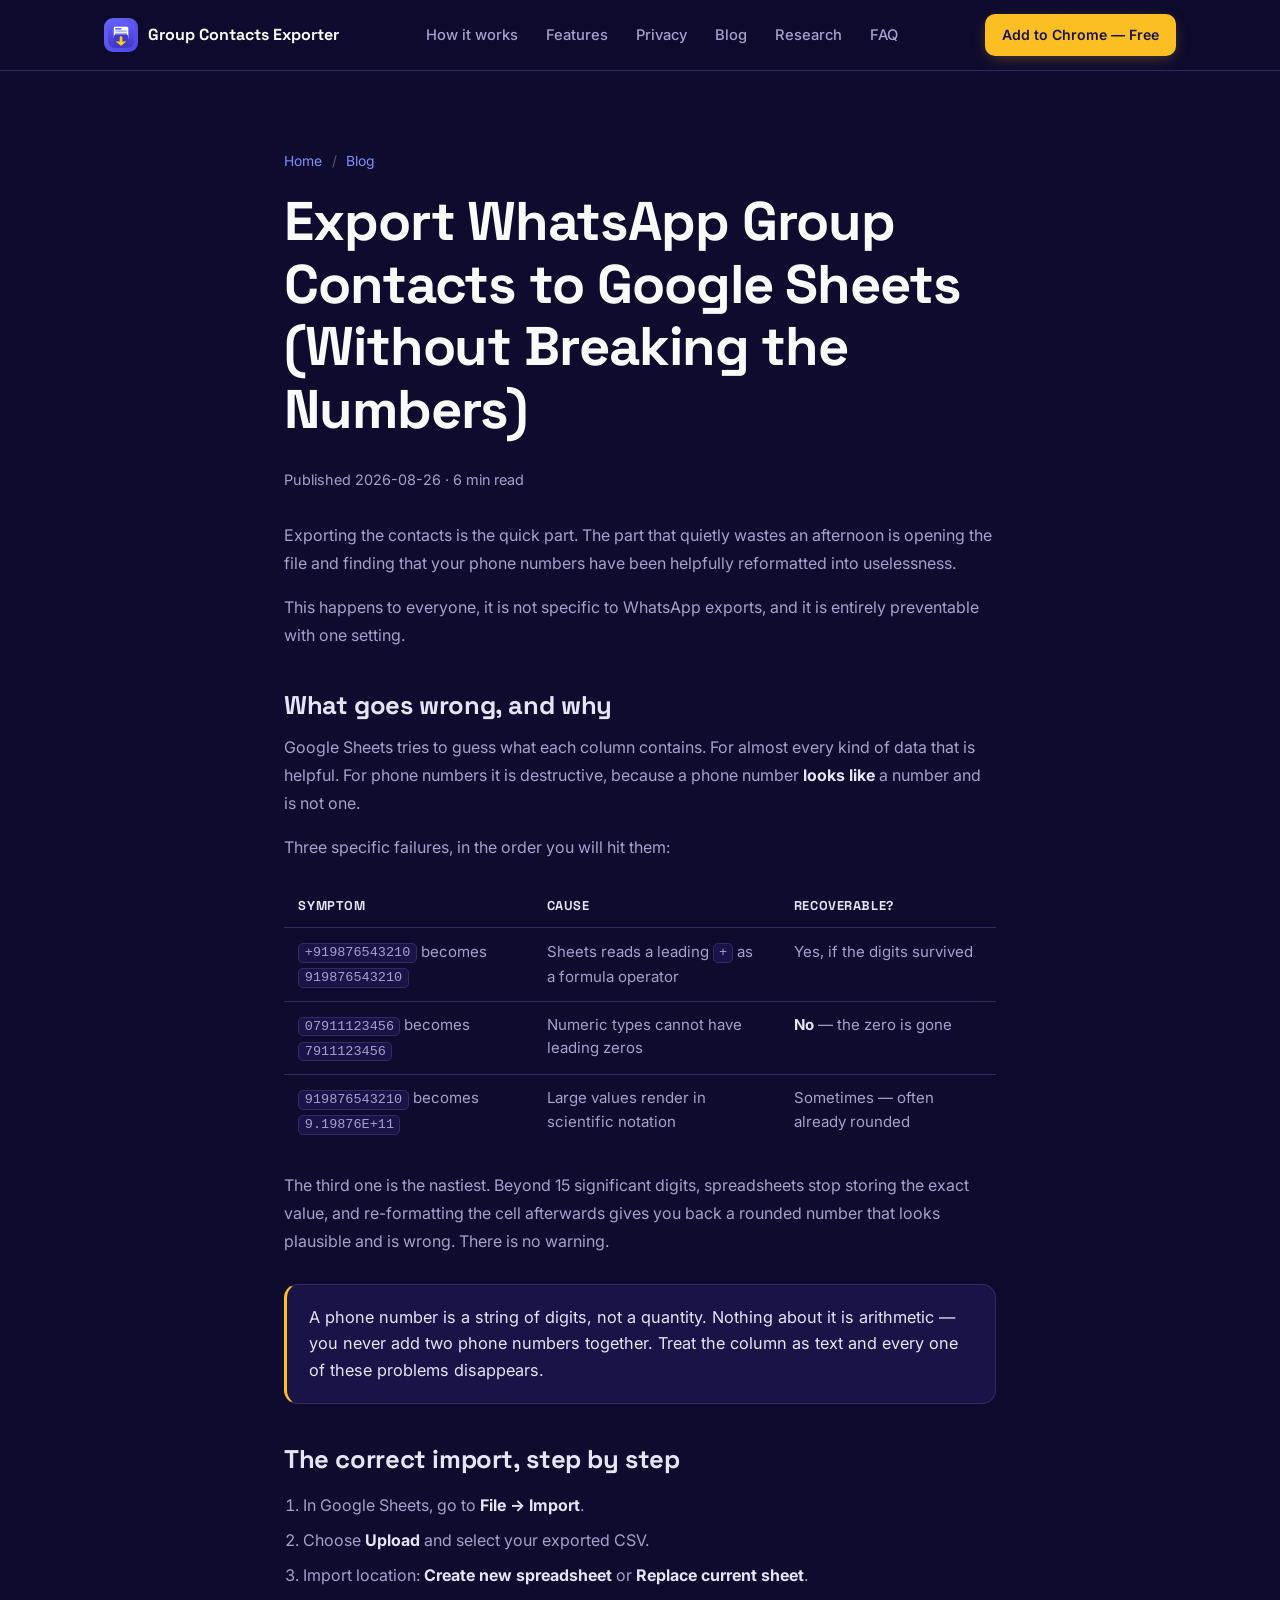
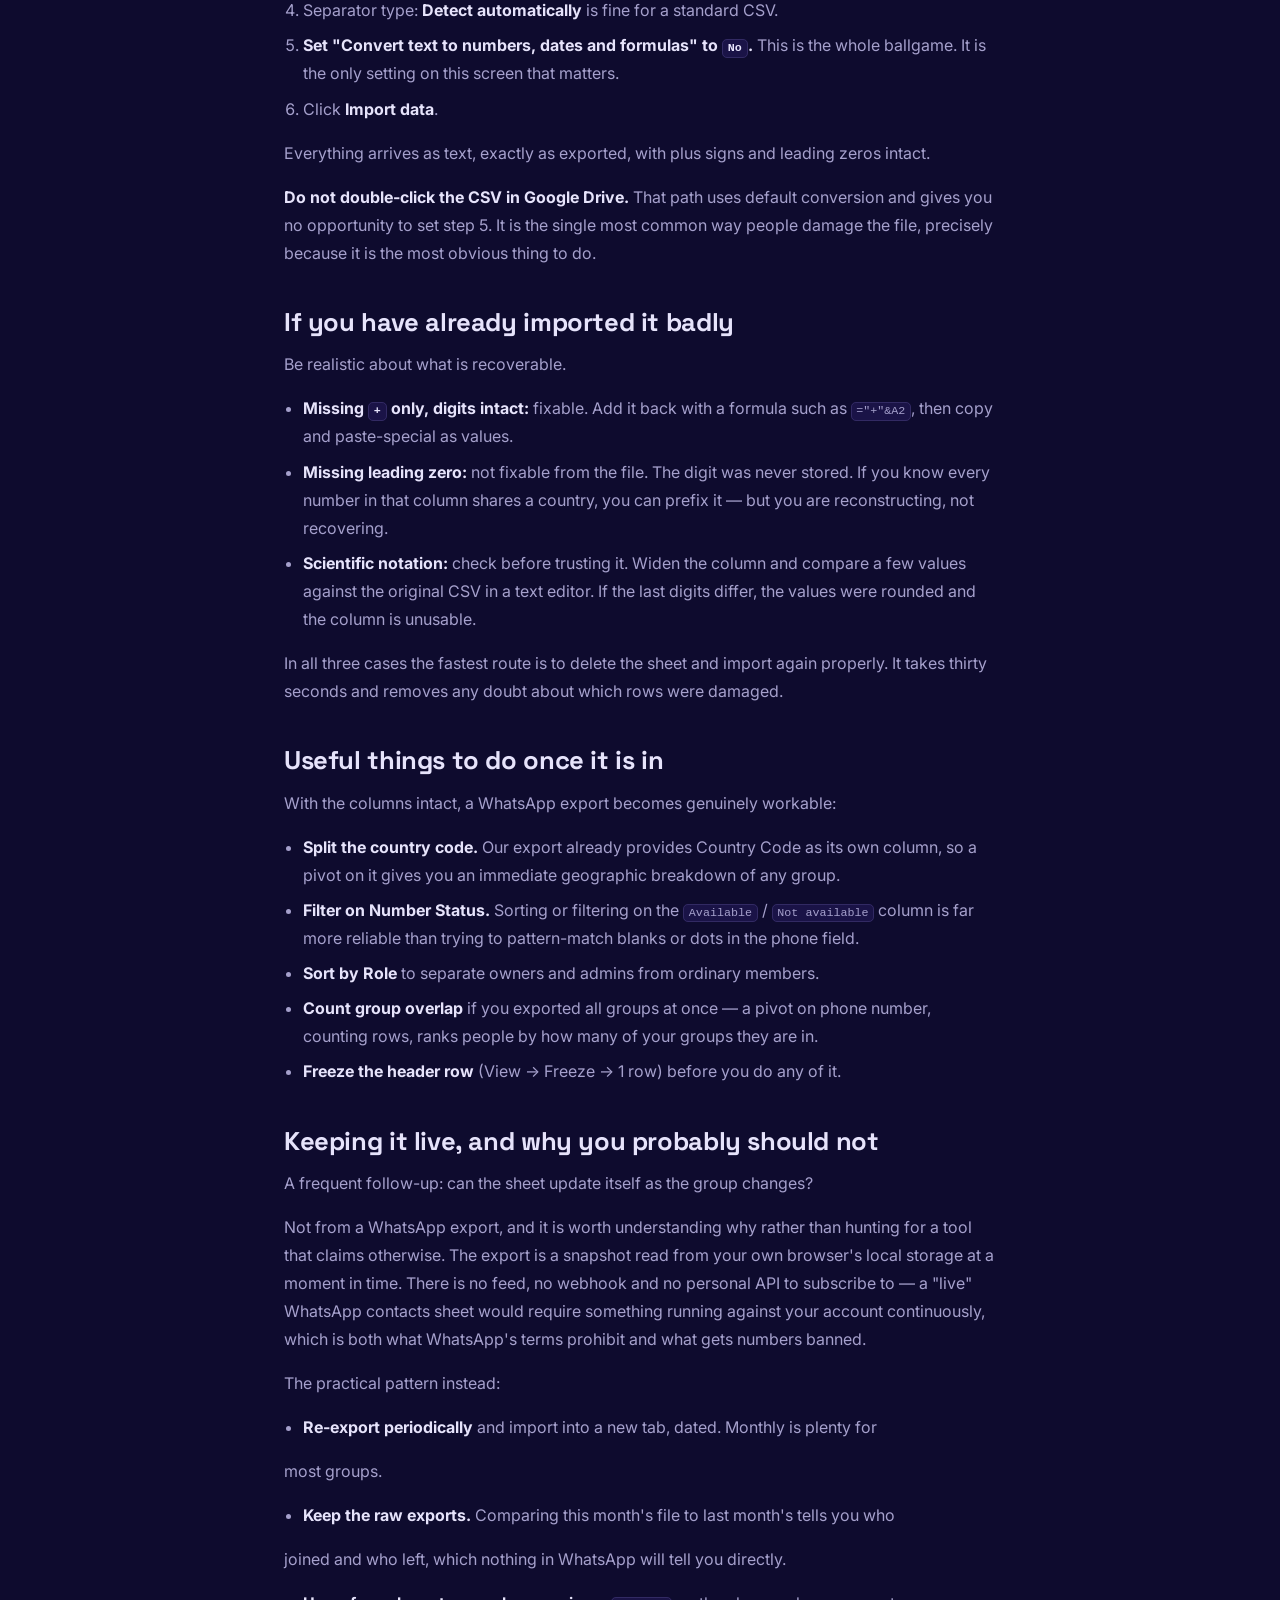
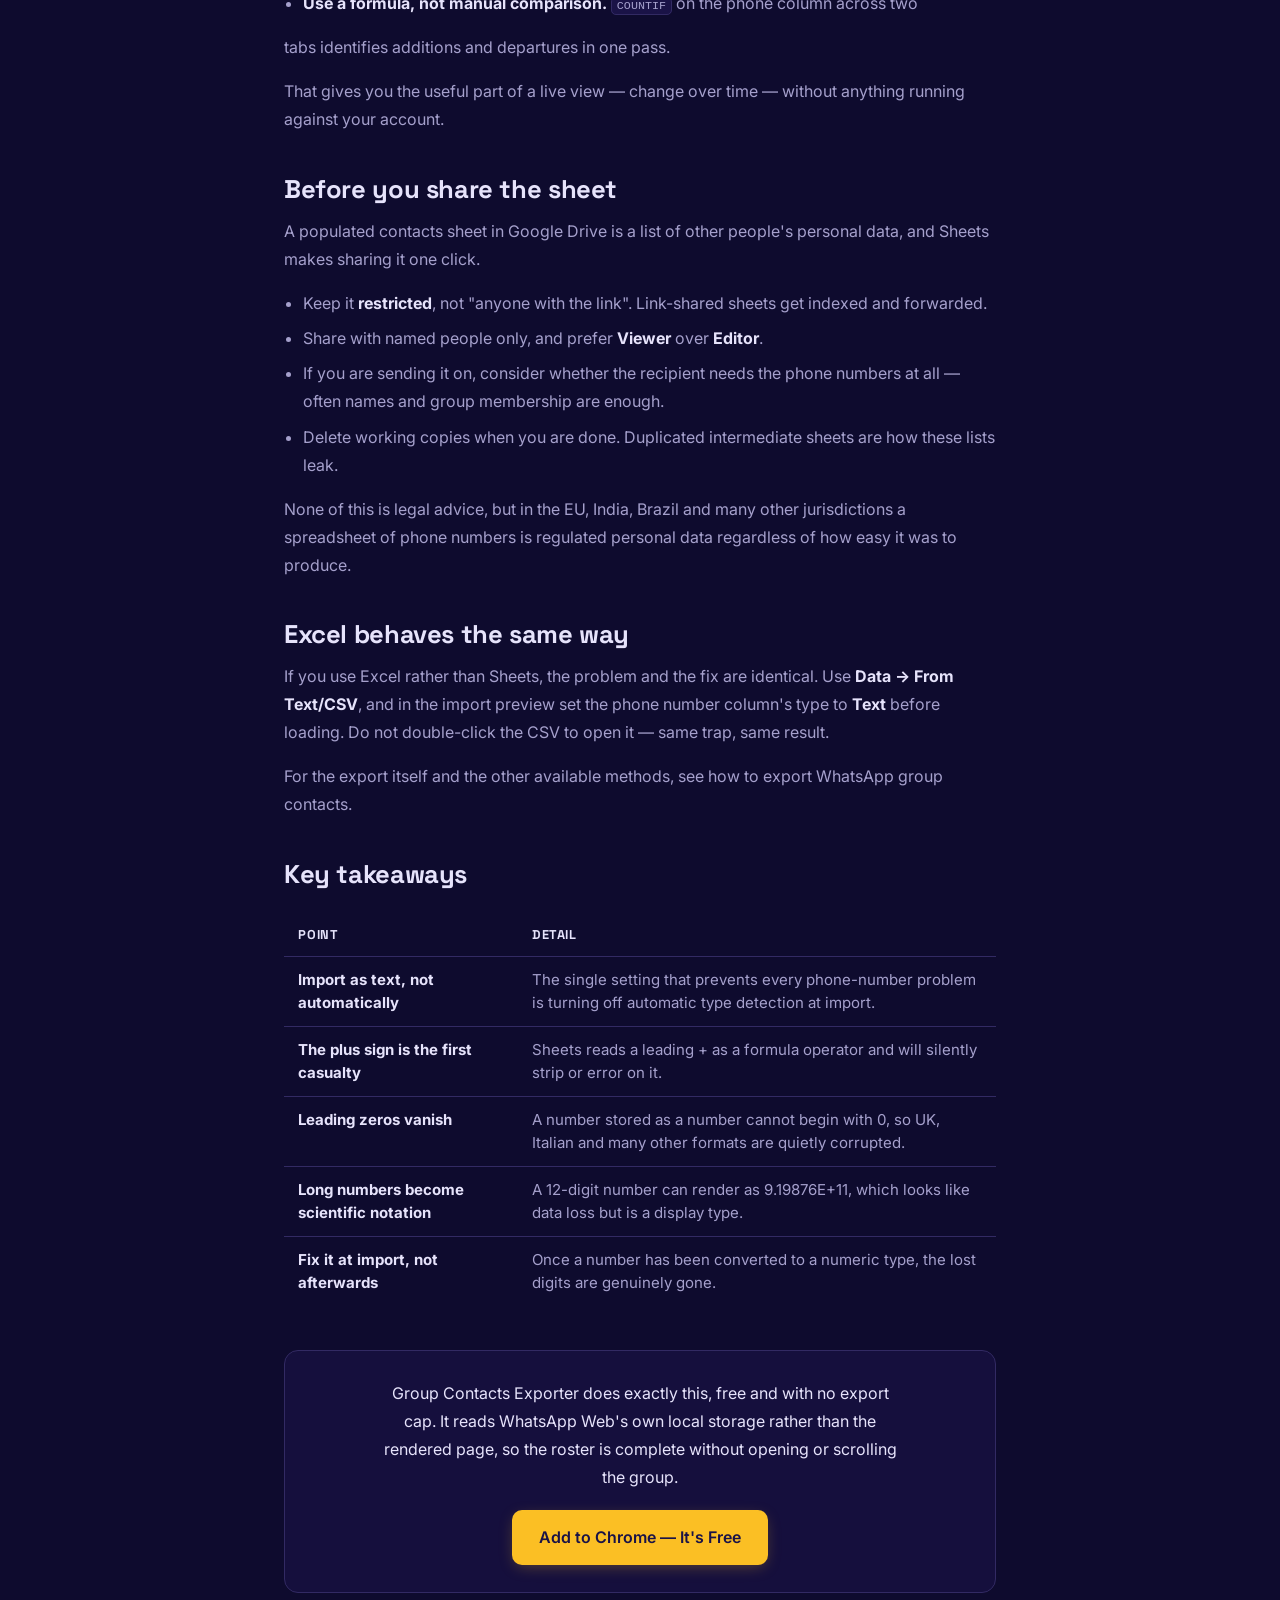
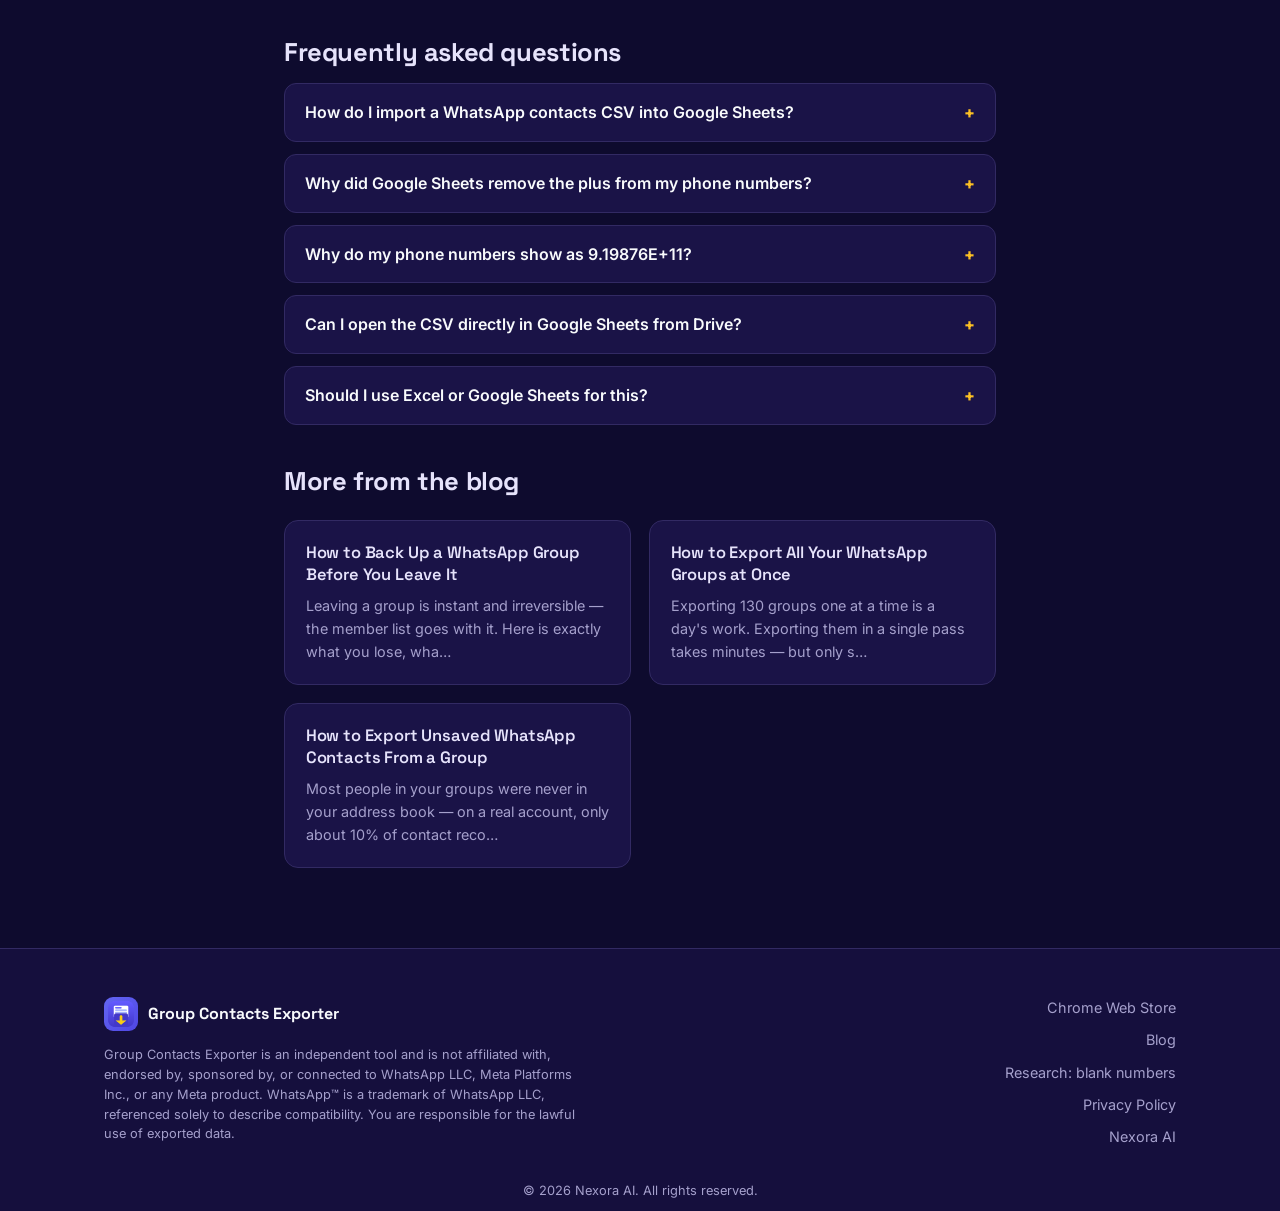
<file: blog/export-whatsapp-group-contacts-to-google-sheets.html>
<!DOCTYPE html>
<html lang="en">
<head>
  <meta charset="UTF-8" />
  <meta name="viewport" content="width=device-width, initial-scale=1.0" />
  <title>Export WhatsApp Group Contacts to Google Sheets (Without Breaking the Numbers) — Group Contacts Exporter</title>
  <meta name="description" content="Getting the contacts into Sheets is the easy part. Stopping Sheets from mangling the phone numbers — dropping the plus, eating leading zeros, converting long numbers to scientific notation — is the part nobody warns you about." />
  <meta name="keywords" content="export whatsapp group contacts to google sheets, whatsapp contacts google sheets, import whatsapp csv google sheets, whatsapp group contacts spreadsheet, phone numbers google sheets formatting" />
  <meta name="robots" content="index, follow" />
  <link rel="canonical" href="https://groupexporter.nexoraai.co.in/blog/export-whatsapp-group-contacts-to-google-sheets.html" />

  <meta property="og:type" content="article" />
  <meta property="og:site_name" content="Group Contacts Exporter" />
  <meta property="og:title" content="Export WhatsApp Group Contacts to Google Sheets (Without Breaking the Numbers) — Group Contacts Exporter" />
  <meta property="og:description" content="Getting the contacts into Sheets is the easy part. Stopping Sheets from mangling the phone numbers — dropping the plus, eating leading zeros, converting long numbers to scientific notation — is the part nobody warns you about." />
  <meta property="og:url" content="https://groupexporter.nexoraai.co.in/blog/export-whatsapp-group-contacts-to-google-sheets.html" />
  <meta property="og:image" content="https://groupexporter.nexoraai.co.in/assets/banner-social.webp" />
  <meta property="article:published_time" content="2026-08-26" />
  <meta property="article:modified_time" content="2026-08-26" />
  <meta name="twitter:card" content="summary_large_image" />
  <meta name="twitter:title" content="Export WhatsApp Group Contacts to Google Sheets (Without Breaking the Numbers)" />
  <meta name="twitter:description" content="Getting the contacts into Sheets is the easy part. Stopping Sheets from mangling the phone numbers — dropping the plus, eating leading zeros, converting long numbers to scientific notation — is the part nobody warns you about." />
  <meta name="twitter:image" content="https://groupexporter.nexoraai.co.in/assets/banner-social.webp" />

  <link rel="icon" href="/assets/icon.webp" type="image/webp" />
  <link rel="preconnect" href="https://fonts.googleapis.com" />
  <link rel="preconnect" href="https://fonts.gstatic.com" crossorigin />
  <link href="https://fonts.googleapis.com/css2?family=Inter:wght@400;500;600;700;800&family=Space+Grotesk:wght@600;700&display=swap" rel="stylesheet" />
  <link rel="stylesheet" href="/css/style.css" />
  <link rel="stylesheet" href="/css/post.css" />

  <script type="application/ld+json">
  {
    "@context": "https://schema.org",
    "@type": "BlogPosting",
    "headline": "Export WhatsApp Group Contacts to Google Sheets (Without Breaking the Numbers)",
    "description": "Getting the contacts into Sheets is the easy part. Stopping Sheets from mangling the phone numbers — dropping the plus, eating leading zeros, converting long numbers to scientific notation — is the part nobody warns you about.",
    "url": "https://groupexporter.nexoraai.co.in/blog/export-whatsapp-group-contacts-to-google-sheets.html",
    "image": "https://groupexporter.nexoraai.co.in/assets/banner-social.webp",
    "datePublished": "2026-08-26",
    "dateModified": "2026-08-26",
    "author": {
      "@type": "Organization",
      "name": "Nexora AI",
      "url": "https://nexoraai.co.in"
    },
    "publisher": {
      "@type": "Organization",
      "name": "Nexora AI",
      "url": "https://nexoraai.co.in"
    },
    "mainEntityOfPage": {
      "@type": "WebPage",
      "@id": "https://groupexporter.nexoraai.co.in/blog/export-whatsapp-group-contacts-to-google-sheets.html"
    }
  }
  </script>
  <script type="application/ld+json">
  {
    "@context": "https://schema.org",
    "@type": "BreadcrumbList",
    "itemListElement": [
      {
        "@type": "ListItem",
        "position": 1,
        "name": "Home",
        "item": "https://groupexporter.nexoraai.co.in/"
      },
      {
        "@type": "ListItem",
        "position": 2,
        "name": "Blog",
        "item": "https://groupexporter.nexoraai.co.in/blog/"
      },
      {
        "@type": "ListItem",
        "position": 3,
        "name": "Export WhatsApp Group Contacts to Google Sheets (Without Breaking the Numbers)"
      }
    ]
  }
  </script>
  <script type="application/ld+json">
  {
    "@context": "https://schema.org",
    "@type": "FAQPage",
    "mainEntity": [
      {
        "@type": "Question",
        "name": "How do I import a WhatsApp contacts CSV into Google Sheets?",
        "acceptedAnswer": {
          "@type": "Answer",
          "text": "File, Import, Upload, then set \"Convert text to numbers, dates and formulas\" to No. That last setting is what keeps phone numbers intact."
        }
      },
      {
        "@type": "Question",
        "name": "Why did Google Sheets remove the plus from my phone numbers?",
        "acceptedAnswer": {
          "@type": "Answer",
          "text": "Sheets treats a leading + as the start of a formula. Importing the column as text stops it being interpreted."
        }
      },
      {
        "@type": "Question",
        "name": "Why do my phone numbers show as 9.19876E+11?",
        "acceptedAnswer": {
          "@type": "Answer",
          "text": "They were imported as numbers rather than text. Scientific notation is how Sheets displays large numeric values, and re-formatting does not always restore the original digits."
        }
      },
      {
        "@type": "Question",
        "name": "Can I open the CSV directly in Google Sheets from Drive?",
        "acceptedAnswer": {
          "@type": "Answer",
          "text": "Yes, but double-clicking a CSV in Drive uses default conversion settings and will damage phone number columns. Use File then Import instead."
        }
      },
      {
        "@type": "Question",
        "name": "Should I use Excel or Google Sheets for this?",
        "acceptedAnswer": {
          "@type": "Answer",
          "text": "Either works. Both mangle phone numbers by default and both are fixed by importing the column as text."
        }
      }
    ]
  }
  </script>
</head>
<body>

  <a class="skip-link" href="#main">Skip to main content</a>

  <header class="site-header">
    <div class="container nav-inner">
      <a href="/" class="brand" aria-label="Group Contacts Exporter home">
        <span class="brand-mark"><img src="/assets/icon.webp" alt="" width="34" height="34" /></span>
        <span class="brand-name">Group Contacts Exporter</span>
      </a>
      <nav class="nav-links" aria-label="Primary">
        <a href="/#how-it-works">How it works</a>
        <a href="/#features">Features</a>
        <a href="/#privacy">Privacy</a>
        <a href="/blog/">Blog</a>
        <a href="/whatsapp-group-export-blank-numbers.html">Research</a>
        <a href="/#faq">FAQ</a>
      </nav>
      <a class="btn btn-primary btn-small" href="https://chromewebstore.google.com/detail/group-contacts-exporter-%E2%80%94/kmegeibfadlmgejfedidcamnbljekkkp" target="_blank" rel="noopener">Add to Chrome — Free</a>
    </div>
  </header>


  <main id="main">
    <article class="section">
      <div class="container prose">
        <nav class="crumbs" aria-label="Breadcrumb"><a href="/">Home</a> <span>/</span> <a href="/blog/">Blog</a></nav>
        <h1>Export WhatsApp Group Contacts to Google Sheets (Without Breaking the Numbers)</h1>
        <p class="meta-line">Published 2026-08-26 · 6 min read</p>
<p>Exporting the contacts is the quick part. The part that quietly wastes an afternoon is opening the file and finding that your phone numbers have been helpfully reformatted into uselessness.</p>
<p>This happens to everyone, it is not specific to WhatsApp exports, and it is entirely preventable with one setting.</p>
<h2>What goes wrong, and why</h2>
<p>Google Sheets tries to guess what each column contains. For almost every kind of data that is helpful. For phone numbers it is destructive, because a phone number <strong>looks like</strong> a number and is not one.</p>
<p>Three specific failures, in the order you will hit them:</p>
<div class="data-table-wrap"><table class="data-table"><thead><tr><th>Symptom</th><th>Cause</th><th>Recoverable?</th></tr></thead><tbody><tr><td><code>+919876543210</code> becomes <code>919876543210</code></td><td>Sheets reads a leading <code>+</code> as a formula operator</td><td>Yes, if the digits survived</td></tr><tr><td><code>07911123456</code> becomes <code>7911123456</code></td><td>Numeric types cannot have leading zeros</td><td><strong>No</strong> — the zero is gone</td></tr><tr><td><code>919876543210</code> becomes <code>9.19876E+11</code></td><td>Large values render in scientific notation</td><td>Sometimes — often already rounded</td></tr></tbody></table></div>
<p>The third one is the nastiest. Beyond 15 significant digits, spreadsheets stop storing the exact value, and re-formatting the cell afterwards gives you back a rounded number that looks plausible and is wrong. There is no warning.</p>
<blockquote class="keytake"><p>A phone number is a string of digits, not a quantity. Nothing about it is arithmetic — you never add two phone numbers together. Treat the column as text and every one of these problems disappears.</p></blockquote>
<h2>The correct import, step by step</h2>
<ol><li>In Google Sheets, go to <strong>File → Import</strong>.</li><li>Choose <strong>Upload</strong> and select your exported CSV.</li><li>Import location: <strong>Create new spreadsheet</strong> or <strong>Replace current sheet</strong>.</li><li>Separator type: <strong>Detect automatically</strong> is fine for a standard CSV.</li><li><strong>Set "Convert text to numbers, dates and formulas" to <code>No</code>.</strong> This is the whole ballgame. It is the only setting on this screen that matters.</li><li>Click <strong>Import data</strong>.</li></ol>
<p>Everything arrives as text, exactly as exported, with plus signs and leading zeros intact.</p>
<p><strong>Do not double-click the CSV in Google Drive.</strong> That path uses default conversion and gives you no opportunity to set step 5. It is the single most common way people damage the file, precisely because it is the most obvious thing to do.</p>
<h2>If you have already imported it badly</h2>
<p>Be realistic about what is recoverable.</p>
<ul><li><strong>Missing <code>+</code> only, digits intact:</strong> fixable. Add it back with a formula such as <code>="+"&amp;A2</code>, then copy and paste-special as values.</li><li><strong>Missing leading zero:</strong> not fixable from the file. The digit was never stored. If you know every number in that column shares a country, you can prefix it — but you are reconstructing, not recovering.</li><li><strong>Scientific notation:</strong> check before trusting it. Widen the column and compare a few values against the original CSV in a text editor. If the last digits differ, the values were rounded and the column is unusable.</li></ul>
<p>In all three cases the fastest route is to delete the sheet and import again properly. It takes thirty seconds and removes any doubt about which rows were damaged.</p>
<h2>Useful things to do once it is in</h2>
<p>With the columns intact, a WhatsApp export becomes genuinely workable:</p>
<ul><li><strong>Split the country code.</strong> Our export already provides Country Code as its own column, so a pivot on it gives you an immediate geographic breakdown of any group.</li><li><strong>Filter on Number Status.</strong> Sorting or filtering on the <code>Available</code> / <code>Not available</code> column is far more reliable than trying to pattern-match blanks or dots in the phone field.</li><li><strong>Sort by Role</strong> to separate owners and admins from ordinary members.</li><li><strong>Count group overlap</strong> if you exported <a href="/blog/export-all-whatsapp-groups-at-once.html">all groups at once</a> — a pivot on phone number, counting rows, ranks people by how many of your groups they are in.</li><li><strong>Freeze the header row</strong> (View → Freeze → 1 row) before you do any of it.</li></ul>
<h2>Keeping it live, and why you probably should not</h2>
<p>A frequent follow-up: can the sheet update itself as the group changes?</p>
<p>Not from a WhatsApp export, and it is worth understanding why rather than hunting for a tool that claims otherwise. The export is a snapshot read from your own browser's local storage at a moment in time. There is no feed, no webhook and no personal API to subscribe to — a "live" WhatsApp contacts sheet would require something running against your account continuously, which is both what WhatsApp's terms prohibit and what gets numbers banned.</p>
<p>The practical pattern instead:</p>
<ul><li><strong>Re-export periodically</strong> and import into a new tab, dated. Monthly is plenty for</li></ul>
<p>most groups.</p>
<ul><li><strong>Keep the raw exports.</strong> Comparing this month's file to last month's tells you who</li></ul>
<p>joined and who left, which nothing in WhatsApp will tell you directly.</p>
<ul><li><strong>Use a formula, not manual comparison.</strong> <code>COUNTIF</code> on the phone column across two</li></ul>
<p>tabs identifies additions and departures in one pass.</p>
<p>That gives you the useful part of a live view — change over time — without anything running against your account.</p>
<h2>Before you share the sheet</h2>
<p>A populated contacts sheet in Google Drive is a list of other people's personal data, and Sheets makes sharing it one click.</p>
<ul><li>Keep it <strong>restricted</strong>, not "anyone with the link". Link-shared sheets get indexed and forwarded.</li><li>Share with named people only, and prefer <strong>Viewer</strong> over <strong>Editor</strong>.</li><li>If you are sending it on, consider whether the recipient needs the phone numbers at all — often names and group membership are enough.</li><li>Delete working copies when you are done. Duplicated intermediate sheets are how these lists leak.</li></ul>
<p>None of this is legal advice, but in the EU, India, Brazil and many other jurisdictions a spreadsheet of phone numbers is regulated personal data regardless of how easy it was to produce.</p>
<h2>Excel behaves the same way</h2>
<p>If you use Excel rather than Sheets, the problem and the fix are identical. Use <strong>Data → From Text/CSV</strong>, and in the import preview set the phone number column's type to <strong>Text</strong> before loading. Do not double-click the CSV to open it — same trap, same result.</p>
<p>For the export itself and the other available methods, see <a href="/blog/how-to-export-whatsapp-group-contacts.html">how to export WhatsApp group contacts</a>.</p>
<h2 id="key-takeaways">Key takeaways</h2>
<div class="data-table-wrap"><table class="data-table"><thead><tr><th>Point</th><th>Detail</th></tr></thead><tbody><tr><td><strong>Import as text, not automatically</strong></td><td>The single setting that prevents every phone-number problem is turning off automatic type detection at import.</td></tr><tr><td><strong>The plus sign is the first casualty</strong></td><td>Sheets reads a leading + as a formula operator and will silently strip or error on it.</td></tr><tr><td><strong>Leading zeros vanish</strong></td><td>A number stored as a number cannot begin with 0, so UK, Italian and many other formats are quietly corrupted.</td></tr><tr><td><strong>Long numbers become scientific notation</strong></td><td>A 12-digit number can render as 9.19876E+11, which looks like data loss but is a display type.</td></tr><tr><td><strong>Fix it at import, not afterwards</strong></td><td>Once a number has been converted to a numeric type, the lost digits are genuinely gone.</td></tr></tbody></table></div>
<div class="post-cta"><p>Group Contacts Exporter does exactly this, free and with no export cap. It reads WhatsApp Web's own local storage rather than the rendered page, so the roster is complete without opening or scrolling the group.</p><a class="btn btn-primary btn-large" href="https://chromewebstore.google.com/detail/group-contacts-exporter-%E2%80%94/kmegeibfadlmgejfedidcamnbljekkkp" target="_blank" rel="noopener">Add to Chrome — It's Free</a></div>
<h2 id="faq">Frequently asked questions</h2>
<div class="faq-list"><details class="faq-item"><summary>How do I import a WhatsApp contacts CSV into Google Sheets?</summary><p>File, Import, Upload, then set "Convert text to numbers, dates and formulas" to No. That last setting is what keeps phone numbers intact.</p></details><details class="faq-item"><summary>Why did Google Sheets remove the plus from my phone numbers?</summary><p>Sheets treats a leading + as the start of a formula. Importing the column as text stops it being interpreted.</p></details><details class="faq-item"><summary>Why do my phone numbers show as 9.19876E+11?</summary><p>They were imported as numbers rather than text. Scientific notation is how Sheets displays large numeric values, and re-formatting does not always restore the original digits.</p></details><details class="faq-item"><summary>Can I open the CSV directly in Google Sheets from Drive?</summary><p>Yes, but double-clicking a CSV in Drive uses default conversion settings and will damage phone number columns. Use File then Import instead.</p></details><details class="faq-item"><summary>Should I use Excel or Google Sheets for this?</summary><p>Either works. Both mangle phone numbers by default and both are fixed by importing the column as text.</p></details></div>
<h2>More from the blog</h2>
<div class="post-grid"><a class="post-card" href="/blog/backup-whatsapp-group-before-leaving.html"><h3>How to Back Up a WhatsApp Group Before You Leave It</h3><p>Leaving a group is instant and irreversible — the member list goes with it. Here is exactly what you lose, wha…</p></a><a class="post-card" href="/blog/export-all-whatsapp-groups-at-once.html"><h3>How to Export All Your WhatsApp Groups at Once</h3><p>Exporting 130 groups one at a time is a day's work. Exporting them in a single pass takes minutes — but only s…</p></a><a class="post-card" href="/blog/export-unsaved-whatsapp-contacts.html"><h3>How to Export Unsaved WhatsApp Contacts From a Group</h3><p>Most people in your groups were never in your address book — on a real account, only about 10% of contact reco…</p></a></div>
      </div>
    </article>
  </main>

  <footer class="site-footer">
    <div class="container footer-inner">
      <div>
        <a href="/" class="brand">
          <span class="brand-mark"><img src="/assets/icon.webp" alt="" width="34" height="34" /></span>
          <span class="brand-name">Group Contacts Exporter</span>
        </a>
        <p class="footer-disclaimer">
          Group Contacts Exporter is an independent tool and is not affiliated with, endorsed by, sponsored by, or connected to WhatsApp LLC, Meta Platforms Inc., or any Meta product. WhatsApp™ is a trademark of WhatsApp LLC, referenced solely to describe compatibility. You are responsible for the lawful use of exported data.
        </p>
      </div>
      <div class="footer-links">
        <a href="https://chromewebstore.google.com/detail/group-contacts-exporter-%E2%80%94/kmegeibfadlmgejfedidcamnbljekkkp" target="_blank" rel="noopener">Chrome Web Store</a>
        <a href="/blog/">Blog</a>
        <a href="/whatsapp-group-export-blank-numbers.html">Research: blank numbers</a>
        <a href="/privacy-policy.html">Privacy Policy</a>
        <a href="https://nexoraai.co.in" target="_blank" rel="noopener">Nexora AI</a>
      </div>
    </div>
    <p class="footer-copy">&copy; <span id="year"></span> Nexora AI. All rights reserved.</p>
  </footer>

  <script>document.getElementById('year').textContent = new Date().getFullYear();</script>
</body>
</html>
</file>
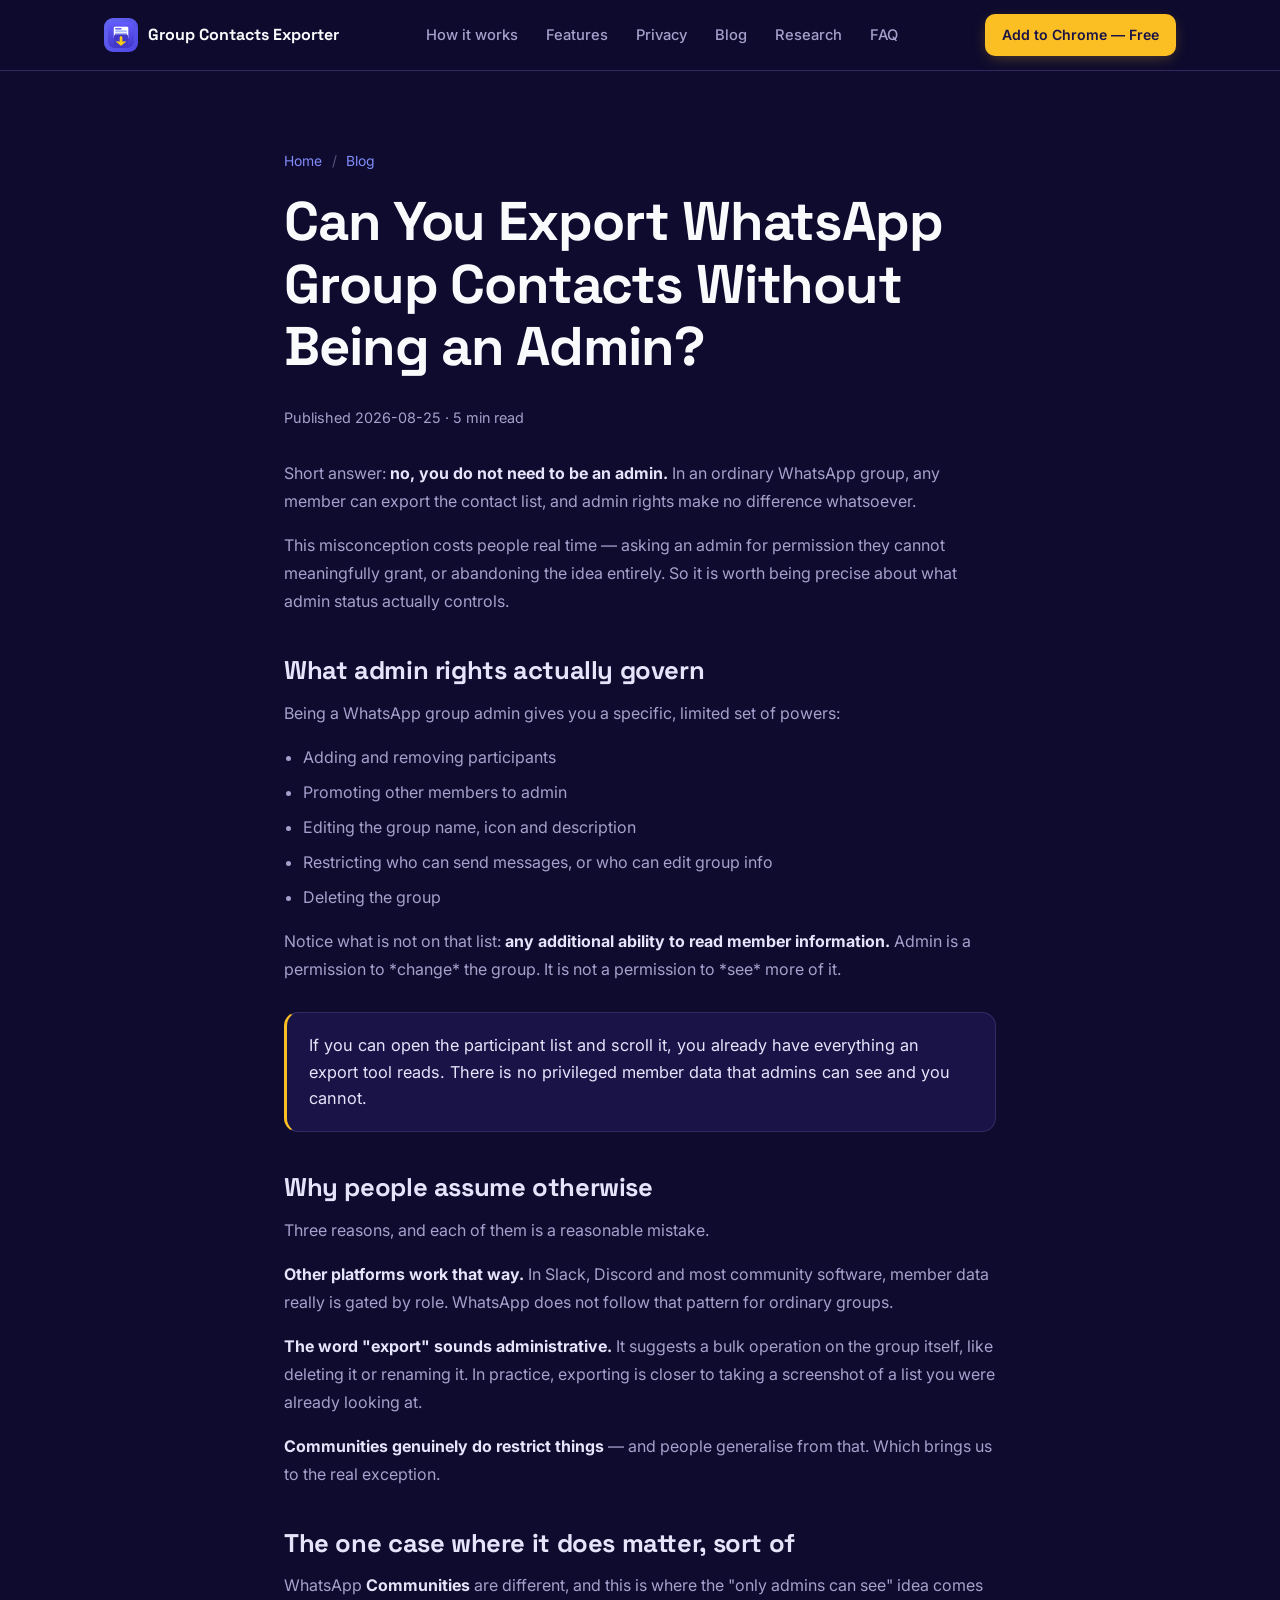
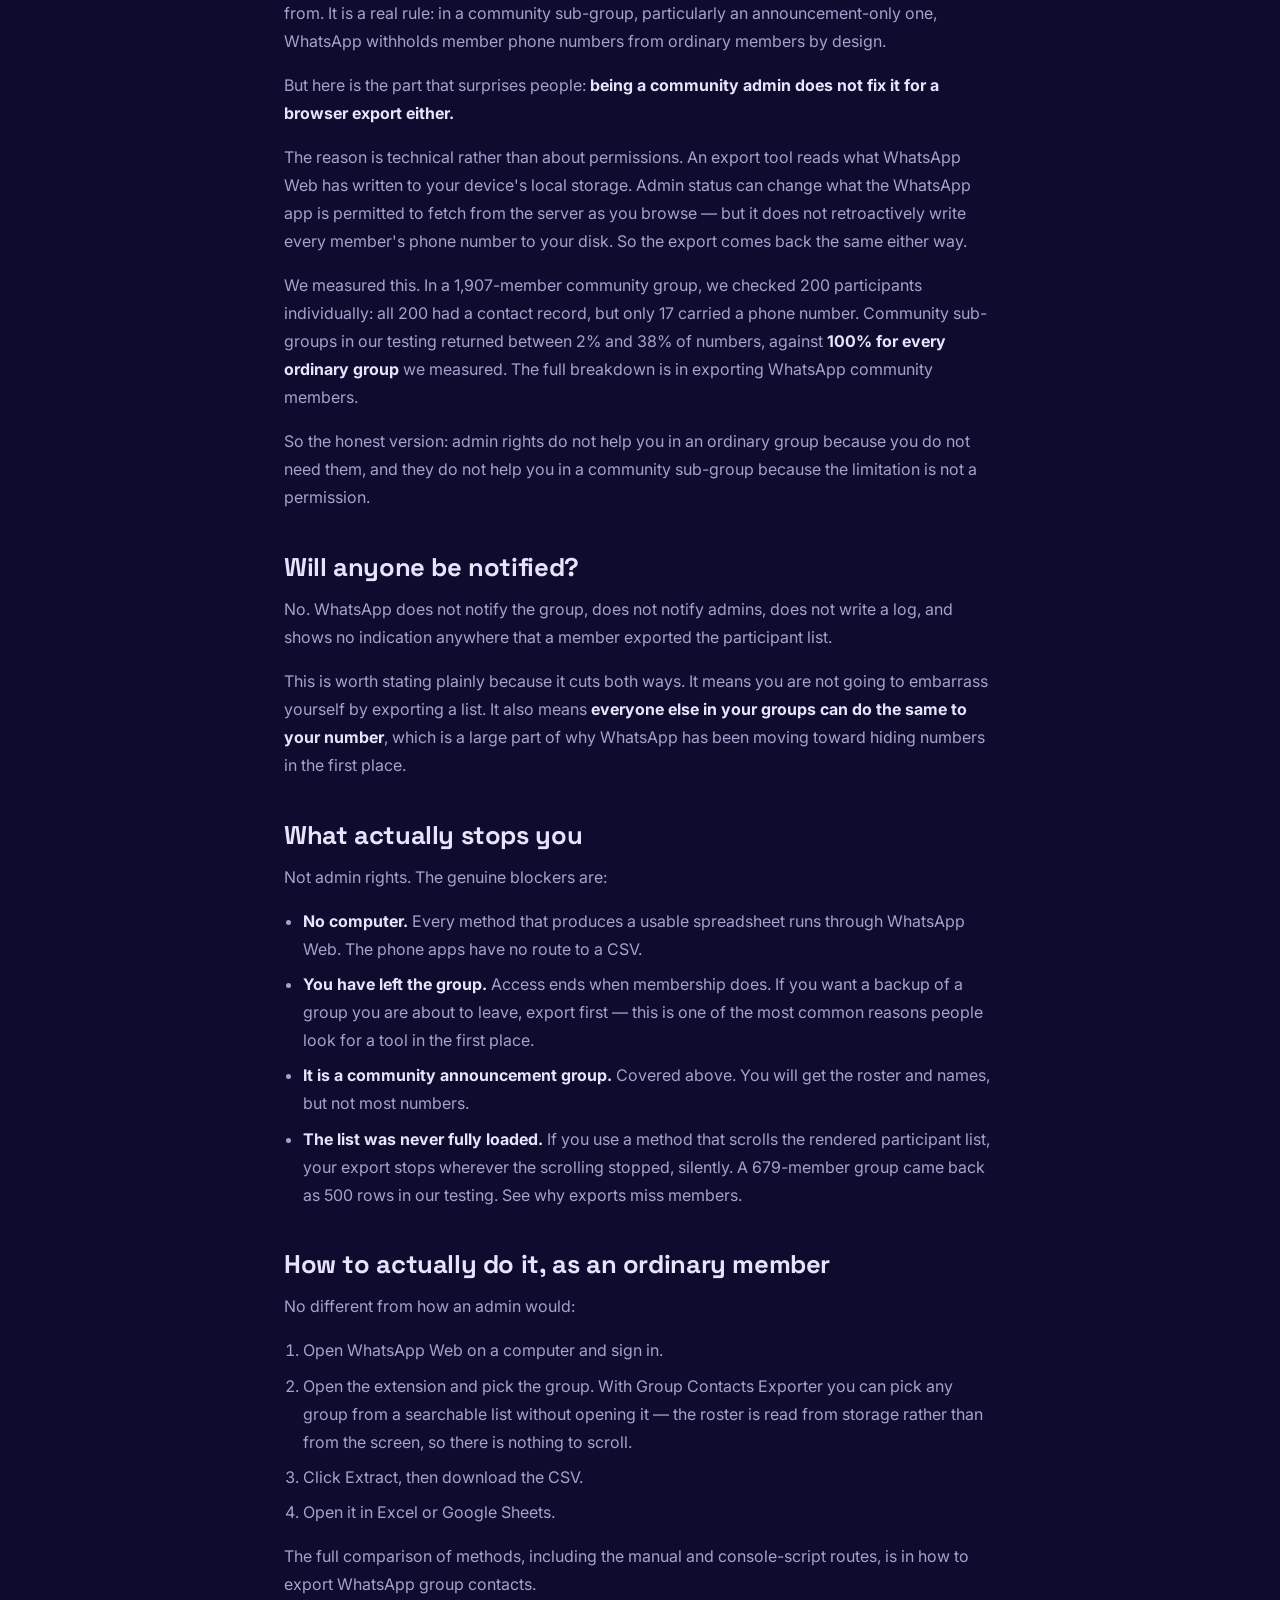
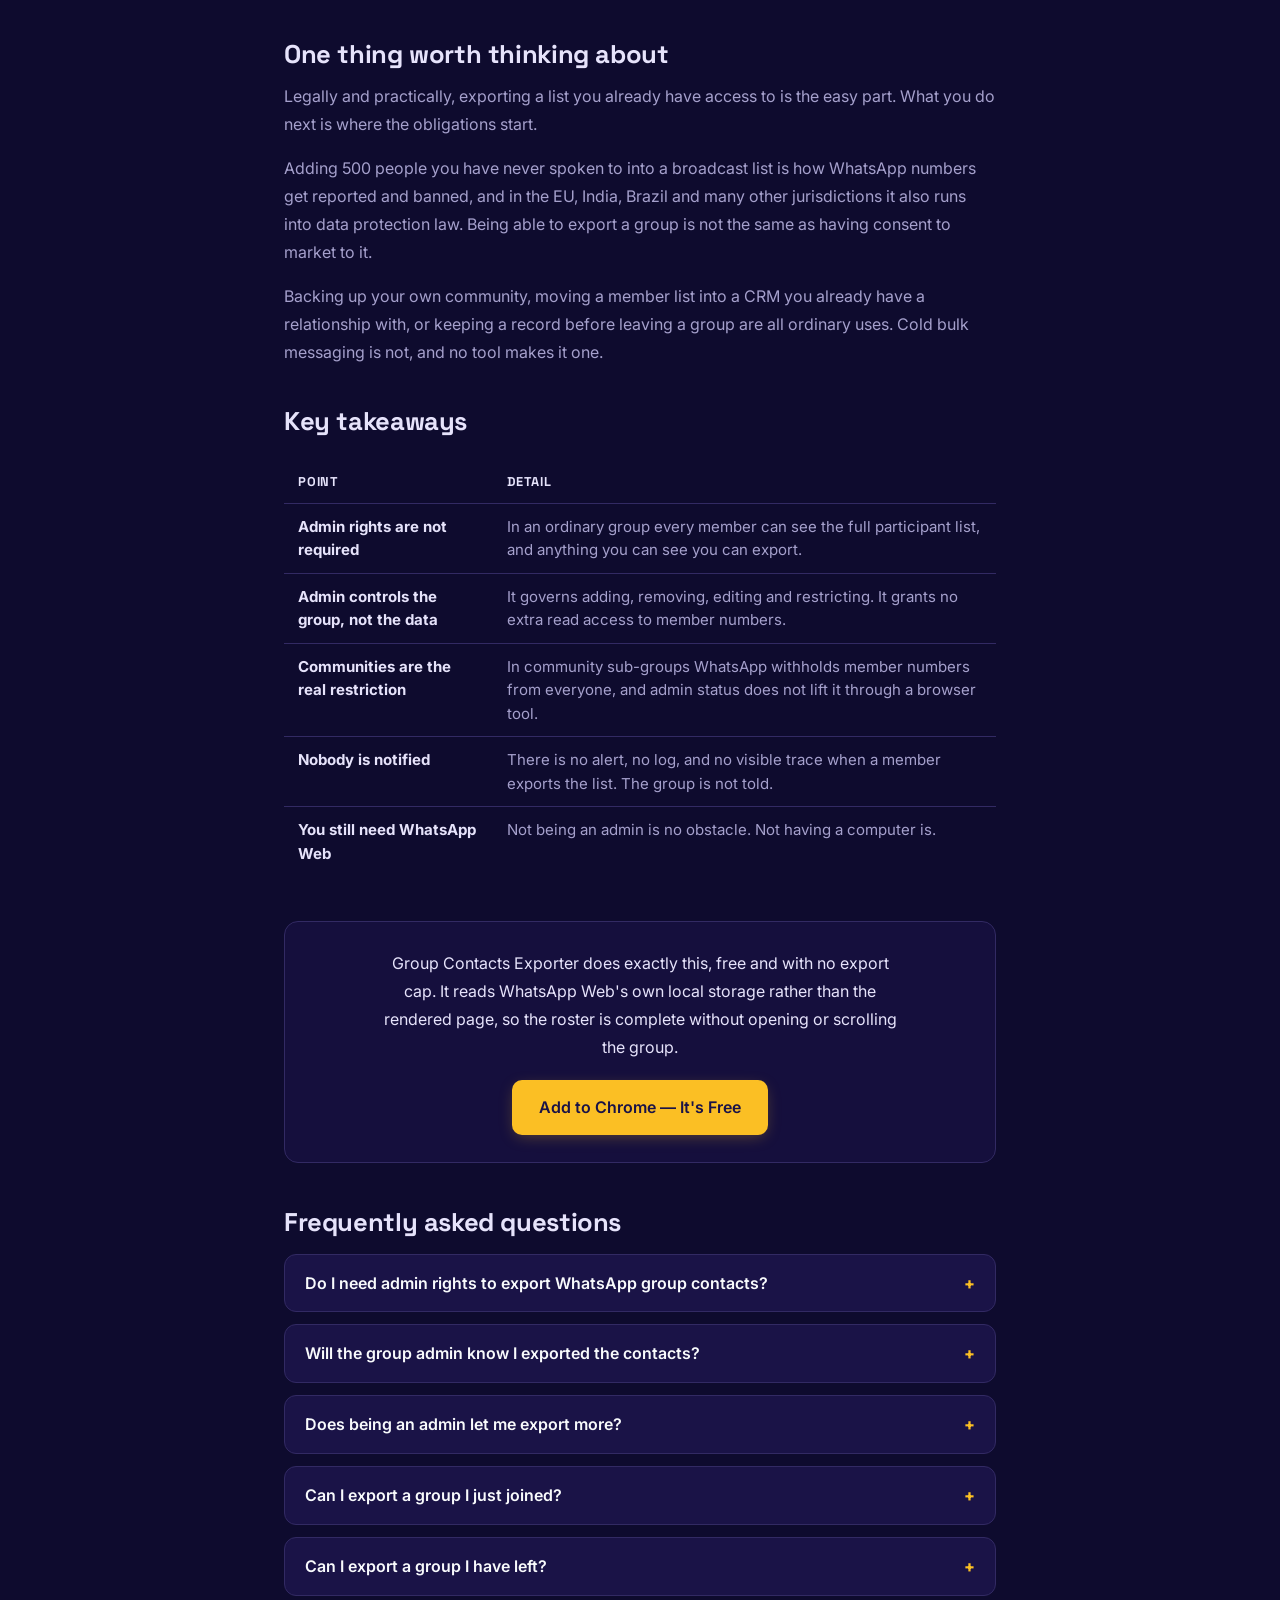
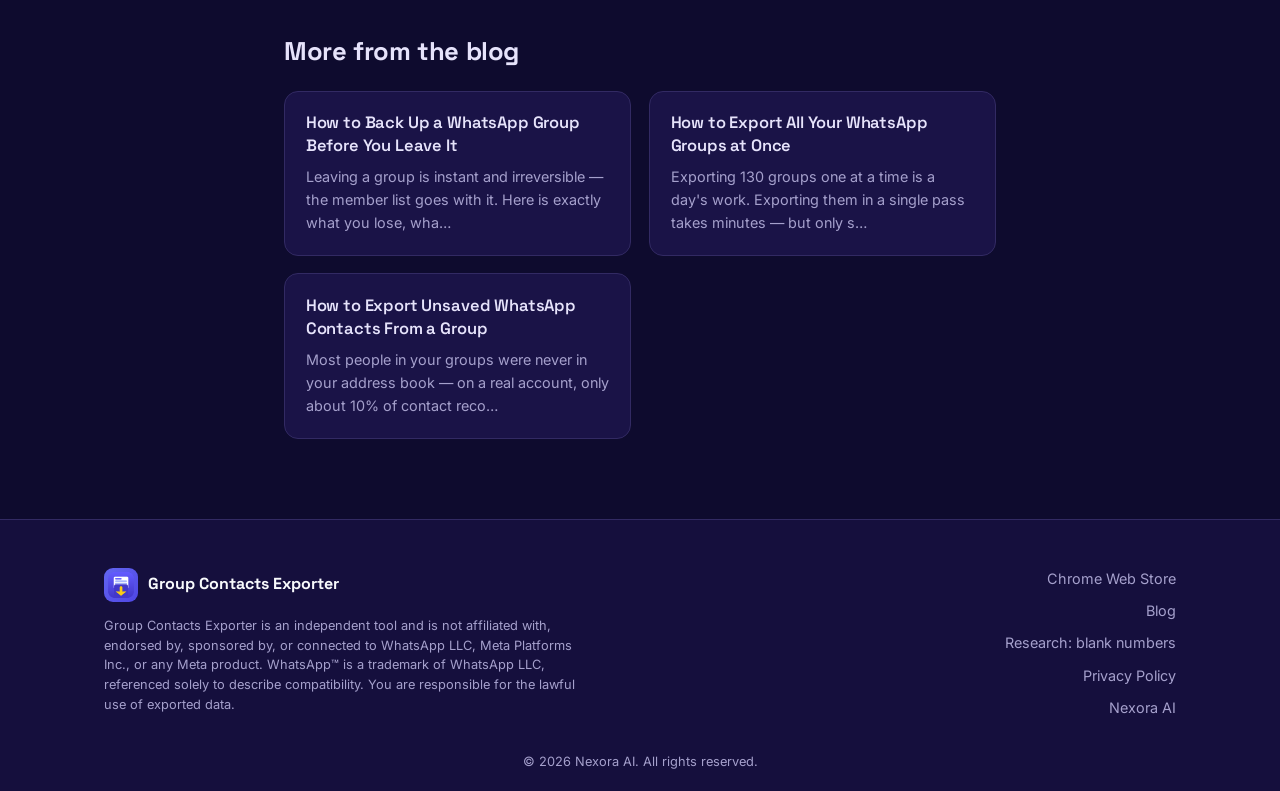
<file: blog/export-whatsapp-group-contacts-without-admin.html>
<!DOCTYPE html>
<html lang="en">
<head>
  <meta charset="UTF-8" />
  <meta name="viewport" content="width=device-width, initial-scale=1.0" />
  <title>Can You Export WhatsApp Group Contacts Without Being an Admin? — Group Contacts Exporter</title>
  <meta name="description" content="Yes — ordinary membership is enough in a normal group, and admin rights change nothing about it. Here is what admin status actually controls, and the one case that genuinely does block you." />
  <meta name="keywords" content="export whatsapp group contacts without admin, export whatsapp group members not admin, can i export whatsapp group contacts, export contacts from whatsapp group, whatsapp group member list without admin" />
  <meta name="robots" content="index, follow" />
  <link rel="canonical" href="https://groupexporter.nexoraai.co.in/blog/export-whatsapp-group-contacts-without-admin.html" />

  <meta property="og:type" content="article" />
  <meta property="og:site_name" content="Group Contacts Exporter" />
  <meta property="og:title" content="Can You Export WhatsApp Group Contacts Without Being an Admin? — Group Contacts Exporter" />
  <meta property="og:description" content="Yes — ordinary membership is enough in a normal group, and admin rights change nothing about it. Here is what admin status actually controls, and the one case that genuinely does block you." />
  <meta property="og:url" content="https://groupexporter.nexoraai.co.in/blog/export-whatsapp-group-contacts-without-admin.html" />
  <meta property="og:image" content="https://groupexporter.nexoraai.co.in/assets/banner-social.webp" />
  <meta property="article:published_time" content="2026-08-25" />
  <meta property="article:modified_time" content="2026-08-25" />
  <meta name="twitter:card" content="summary_large_image" />
  <meta name="twitter:title" content="Can You Export WhatsApp Group Contacts Without Being an Admin?" />
  <meta name="twitter:description" content="Yes — ordinary membership is enough in a normal group, and admin rights change nothing about it. Here is what admin status actually controls, and the one case that genuinely does block you." />
  <meta name="twitter:image" content="https://groupexporter.nexoraai.co.in/assets/banner-social.webp" />

  <link rel="icon" href="/assets/icon.webp" type="image/webp" />
  <link rel="preconnect" href="https://fonts.googleapis.com" />
  <link rel="preconnect" href="https://fonts.gstatic.com" crossorigin />
  <link href="https://fonts.googleapis.com/css2?family=Inter:wght@400;500;600;700;800&family=Space+Grotesk:wght@600;700&display=swap" rel="stylesheet" />
  <link rel="stylesheet" href="/css/style.css" />
  <link rel="stylesheet" href="/css/post.css" />

  <script type="application/ld+json">
  {
    "@context": "https://schema.org",
    "@type": "BlogPosting",
    "headline": "Can You Export WhatsApp Group Contacts Without Being an Admin?",
    "description": "Yes — ordinary membership is enough in a normal group, and admin rights change nothing about it. Here is what admin status actually controls, and the one case that genuinely does block you.",
    "url": "https://groupexporter.nexoraai.co.in/blog/export-whatsapp-group-contacts-without-admin.html",
    "image": "https://groupexporter.nexoraai.co.in/assets/banner-social.webp",
    "datePublished": "2026-08-25",
    "dateModified": "2026-08-25",
    "author": {
      "@type": "Organization",
      "name": "Nexora AI",
      "url": "https://nexoraai.co.in"
    },
    "publisher": {
      "@type": "Organization",
      "name": "Nexora AI",
      "url": "https://nexoraai.co.in"
    },
    "mainEntityOfPage": {
      "@type": "WebPage",
      "@id": "https://groupexporter.nexoraai.co.in/blog/export-whatsapp-group-contacts-without-admin.html"
    }
  }
  </script>
  <script type="application/ld+json">
  {
    "@context": "https://schema.org",
    "@type": "BreadcrumbList",
    "itemListElement": [
      {
        "@type": "ListItem",
        "position": 1,
        "name": "Home",
        "item": "https://groupexporter.nexoraai.co.in/"
      },
      {
        "@type": "ListItem",
        "position": 2,
        "name": "Blog",
        "item": "https://groupexporter.nexoraai.co.in/blog/"
      },
      {
        "@type": "ListItem",
        "position": 3,
        "name": "Can You Export WhatsApp Group Contacts Without Being an Admin?"
      }
    ]
  }
  </script>
  <script type="application/ld+json">
  {
    "@context": "https://schema.org",
    "@type": "FAQPage",
    "mainEntity": [
      {
        "@type": "Question",
        "name": "Do I need admin rights to export WhatsApp group contacts?",
        "acceptedAnswer": {
          "@type": "Answer",
          "text": "No. In an ordinary group, any member can view the participant list, and that is all an export tool reads."
        }
      },
      {
        "@type": "Question",
        "name": "Will the group admin know I exported the contacts?",
        "acceptedAnswer": {
          "@type": "Answer",
          "text": "No. WhatsApp does not notify anyone, does not log it, and shows no indication in the group."
        }
      },
      {
        "@type": "Question",
        "name": "Does being an admin let me export more?",
        "acceptedAnswer": {
          "@type": "Answer",
          "text": "In an ordinary group, no — you already see everything. In a community sub-group, admin status also does not help a browser-based export, because those numbers are not written to your device."
        }
      },
      {
        "@type": "Question",
        "name": "Can I export a group I just joined?",
        "acceptedAnswer": {
          "@type": "Answer",
          "text": "Yes, as soon as the participant list loads. There is no waiting period. Very recently joined groups sometimes have a stale member count, which is a display quirk rather than a restriction."
        }
      },
      {
        "@type": "Question",
        "name": "Can I export a group I have left?",
        "acceptedAnswer": {
          "@type": "Answer",
          "text": "No. Once you leave, you lose access to the participant list. Export before you go if you want a backup."
        }
      }
    ]
  }
  </script>
</head>
<body>

  <a class="skip-link" href="#main">Skip to main content</a>

  <header class="site-header">
    <div class="container nav-inner">
      <a href="/" class="brand" aria-label="Group Contacts Exporter home">
        <span class="brand-mark"><img src="/assets/icon.webp" alt="" width="34" height="34" /></span>
        <span class="brand-name">Group Contacts Exporter</span>
      </a>
      <nav class="nav-links" aria-label="Primary">
        <a href="/#how-it-works">How it works</a>
        <a href="/#features">Features</a>
        <a href="/#privacy">Privacy</a>
        <a href="/blog/">Blog</a>
        <a href="/whatsapp-group-export-blank-numbers.html">Research</a>
        <a href="/#faq">FAQ</a>
      </nav>
      <a class="btn btn-primary btn-small" href="https://chromewebstore.google.com/detail/group-contacts-exporter-%E2%80%94/kmegeibfadlmgejfedidcamnbljekkkp" target="_blank" rel="noopener">Add to Chrome — Free</a>
    </div>
  </header>


  <main id="main">
    <article class="section">
      <div class="container prose">
        <nav class="crumbs" aria-label="Breadcrumb"><a href="/">Home</a> <span>/</span> <a href="/blog/">Blog</a></nav>
        <h1>Can You Export WhatsApp Group Contacts Without Being an Admin?</h1>
        <p class="meta-line">Published 2026-08-25 · 5 min read</p>
<p>Short answer: <strong>no, you do not need to be an admin.</strong> In an ordinary WhatsApp group, any member can export the contact list, and admin rights make no difference whatsoever.</p>
<p>This misconception costs people real time — asking an admin for permission they cannot meaningfully grant, or abandoning the idea entirely. So it is worth being precise about what admin status actually controls.</p>
<h2>What admin rights actually govern</h2>
<p>Being a WhatsApp group admin gives you a specific, limited set of powers:</p>
<ul><li>Adding and removing participants</li><li>Promoting other members to admin</li><li>Editing the group name, icon and description</li><li>Restricting who can send messages, or who can edit group info</li><li>Deleting the group</li></ul>
<p>Notice what is not on that list: <strong>any additional ability to read member information.</strong> Admin is a permission to *change* the group. It is not a permission to *see* more of it.</p>
<blockquote class="keytake"><p>If you can open the participant list and scroll it, you already have everything an export tool reads. There is no privileged member data that admins can see and you cannot.</p></blockquote>
<h2>Why people assume otherwise</h2>
<p>Three reasons, and each of them is a reasonable mistake.</p>
<p><strong>Other platforms work that way.</strong> In Slack, Discord and most community software, member data really is gated by role. WhatsApp does not follow that pattern for ordinary groups.</p>
<p><strong>The word "export" sounds administrative.</strong> It suggests a bulk operation on the group itself, like deleting it or renaming it. In practice, exporting is closer to taking a screenshot of a list you were already looking at.</p>
<p><strong>Communities genuinely do restrict things</strong> — and people generalise from that. Which brings us to the real exception.</p>
<h2>The one case where it does matter, sort of</h2>
<p>WhatsApp <strong>Communities</strong> are different, and this is where the "only admins can see" idea comes from. It is a real rule: in a community sub-group, particularly an announcement-only one, WhatsApp withholds member phone numbers from ordinary members by design.</p>
<p>But here is the part that surprises people: <strong>being a community admin does not fix it for a browser export either.</strong></p>
<p>The reason is technical rather than about permissions. An export tool reads what WhatsApp Web has written to your device's local storage. Admin status can change what the WhatsApp app is permitted to fetch from the server as you browse — but it does not retroactively write every member's phone number to your disk. So the export comes back the same either way.</p>
<p>We measured this. In a 1,907-member community group, we checked 200 participants individually: all 200 had a contact record, but only 17 carried a phone number. Community sub-groups in our testing returned between 2% and 38% of numbers, against <strong>100% for every ordinary group</strong> we measured. The full breakdown is in <a href="/blog/export-whatsapp-community-members.html">exporting WhatsApp community members</a>.</p>
<p>So the honest version: admin rights do not help you in an ordinary group because you do not need them, and they do not help you in a community sub-group because the limitation is not a permission.</p>
<h2>Will anyone be notified?</h2>
<p>No. WhatsApp does not notify the group, does not notify admins, does not write a log, and shows no indication anywhere that a member exported the participant list.</p>
<p>This is worth stating plainly because it cuts both ways. It means you are not going to embarrass yourself by exporting a list. It also means <strong>everyone else in your groups can do the same to your number</strong>, which is a large part of why WhatsApp has been moving toward hiding numbers in the first place.</p>
<h2>What actually stops you</h2>
<p>Not admin rights. The genuine blockers are:</p>
<ul><li><strong>No computer.</strong> Every method that produces a usable spreadsheet runs through WhatsApp Web. The phone apps have no route to a CSV.</li><li><strong>You have left the group.</strong> Access ends when membership does. If you want a backup of a group you are about to leave, export first — this is one of the most common reasons people look for a tool in the first place.</li><li><strong>It is a community announcement group.</strong> Covered above. You will get the roster and names, but not most numbers.</li><li><strong>The list was never fully loaded.</strong> If you use a method that scrolls the rendered participant list, your export stops wherever the scrolling stopped, silently. A 679-member group came back as 500 rows in our testing. See <a href="/blog/whatsapp-group-export-missing-members.html">why exports miss members</a>.</li></ul>
<h2>How to actually do it, as an ordinary member</h2>
<p>No different from how an admin would:</p>
<ol><li>Open WhatsApp Web on a computer and sign in.</li><li>Open the extension and pick the group. With Group Contacts Exporter you can pick any group from a searchable list without opening it — the roster is read from storage rather than from the screen, so there is nothing to scroll.</li><li>Click Extract, then download the CSV.</li><li>Open it in Excel or Google Sheets.</li></ol>
<p>The full comparison of methods, including the manual and console-script routes, is in <a href="/blog/how-to-export-whatsapp-group-contacts.html">how to export WhatsApp group contacts</a>.</p>
<h2>One thing worth thinking about</h2>
<p>Legally and practically, exporting a list you already have access to is the easy part. What you do next is where the obligations start.</p>
<p>Adding 500 people you have never spoken to into a broadcast list is how WhatsApp numbers get reported and banned, and in the EU, India, Brazil and many other jurisdictions it also runs into data protection law. Being able to export a group is not the same as having consent to market to it.</p>
<p>Backing up your own community, moving a member list into a CRM you already have a relationship with, or keeping a record before leaving a group are all ordinary uses. Cold bulk messaging is not, and no tool makes it one.</p>
<h2 id="key-takeaways">Key takeaways</h2>
<div class="data-table-wrap"><table class="data-table"><thead><tr><th>Point</th><th>Detail</th></tr></thead><tbody><tr><td><strong>Admin rights are not required</strong></td><td>In an ordinary group every member can see the full participant list, and anything you can see you can export.</td></tr><tr><td><strong>Admin controls the group, not the data</strong></td><td>It governs adding, removing, editing and restricting. It grants no extra read access to member numbers.</td></tr><tr><td><strong>Communities are the real restriction</strong></td><td>In community sub-groups WhatsApp withholds member numbers from everyone, and admin status does not lift it through a browser tool.</td></tr><tr><td><strong>Nobody is notified</strong></td><td>There is no alert, no log, and no visible trace when a member exports the list. The group is not told.</td></tr><tr><td><strong>You still need WhatsApp Web</strong></td><td>Not being an admin is no obstacle. Not having a computer is.</td></tr></tbody></table></div>
<div class="post-cta"><p>Group Contacts Exporter does exactly this, free and with no export cap. It reads WhatsApp Web's own local storage rather than the rendered page, so the roster is complete without opening or scrolling the group.</p><a class="btn btn-primary btn-large" href="https://chromewebstore.google.com/detail/group-contacts-exporter-%E2%80%94/kmegeibfadlmgejfedidcamnbljekkkp" target="_blank" rel="noopener">Add to Chrome — It's Free</a></div>
<h2 id="faq">Frequently asked questions</h2>
<div class="faq-list"><details class="faq-item"><summary>Do I need admin rights to export WhatsApp group contacts?</summary><p>No. In an ordinary group, any member can view the participant list, and that is all an export tool reads.</p></details><details class="faq-item"><summary>Will the group admin know I exported the contacts?</summary><p>No. WhatsApp does not notify anyone, does not log it, and shows no indication in the group.</p></details><details class="faq-item"><summary>Does being an admin let me export more?</summary><p>In an ordinary group, no — you already see everything. In a community sub-group, admin status also does not help a browser-based export, because those numbers are not written to your device.</p></details><details class="faq-item"><summary>Can I export a group I just joined?</summary><p>Yes, as soon as the participant list loads. There is no waiting period. Very recently joined groups sometimes have a stale member count, which is a display quirk rather than a restriction.</p></details><details class="faq-item"><summary>Can I export a group I have left?</summary><p>No. Once you leave, you lose access to the participant list. Export before you go if you want a backup.</p></details></div>
<h2>More from the blog</h2>
<div class="post-grid"><a class="post-card" href="/blog/backup-whatsapp-group-before-leaving.html"><h3>How to Back Up a WhatsApp Group Before You Leave It</h3><p>Leaving a group is instant and irreversible — the member list goes with it. Here is exactly what you lose, wha…</p></a><a class="post-card" href="/blog/export-all-whatsapp-groups-at-once.html"><h3>How to Export All Your WhatsApp Groups at Once</h3><p>Exporting 130 groups one at a time is a day's work. Exporting them in a single pass takes minutes — but only s…</p></a><a class="post-card" href="/blog/export-unsaved-whatsapp-contacts.html"><h3>How to Export Unsaved WhatsApp Contacts From a Group</h3><p>Most people in your groups were never in your address book — on a real account, only about 10% of contact reco…</p></a></div>
      </div>
    </article>
  </main>

  <footer class="site-footer">
    <div class="container footer-inner">
      <div>
        <a href="/" class="brand">
          <span class="brand-mark"><img src="/assets/icon.webp" alt="" width="34" height="34" /></span>
          <span class="brand-name">Group Contacts Exporter</span>
        </a>
        <p class="footer-disclaimer">
          Group Contacts Exporter is an independent tool and is not affiliated with, endorsed by, sponsored by, or connected to WhatsApp LLC, Meta Platforms Inc., or any Meta product. WhatsApp™ is a trademark of WhatsApp LLC, referenced solely to describe compatibility. You are responsible for the lawful use of exported data.
        </p>
      </div>
      <div class="footer-links">
        <a href="https://chromewebstore.google.com/detail/group-contacts-exporter-%E2%80%94/kmegeibfadlmgejfedidcamnbljekkkp" target="_blank" rel="noopener">Chrome Web Store</a>
        <a href="/blog/">Blog</a>
        <a href="/whatsapp-group-export-blank-numbers.html">Research: blank numbers</a>
        <a href="/privacy-policy.html">Privacy Policy</a>
        <a href="https://nexoraai.co.in" target="_blank" rel="noopener">Nexora AI</a>
      </div>
    </div>
    <p class="footer-copy">&copy; <span id="year"></span> Nexora AI. All rights reserved.</p>
  </footer>

  <script>document.getElementById('year').textContent = new Date().getFullYear();</script>
</body>
</html>
</file>
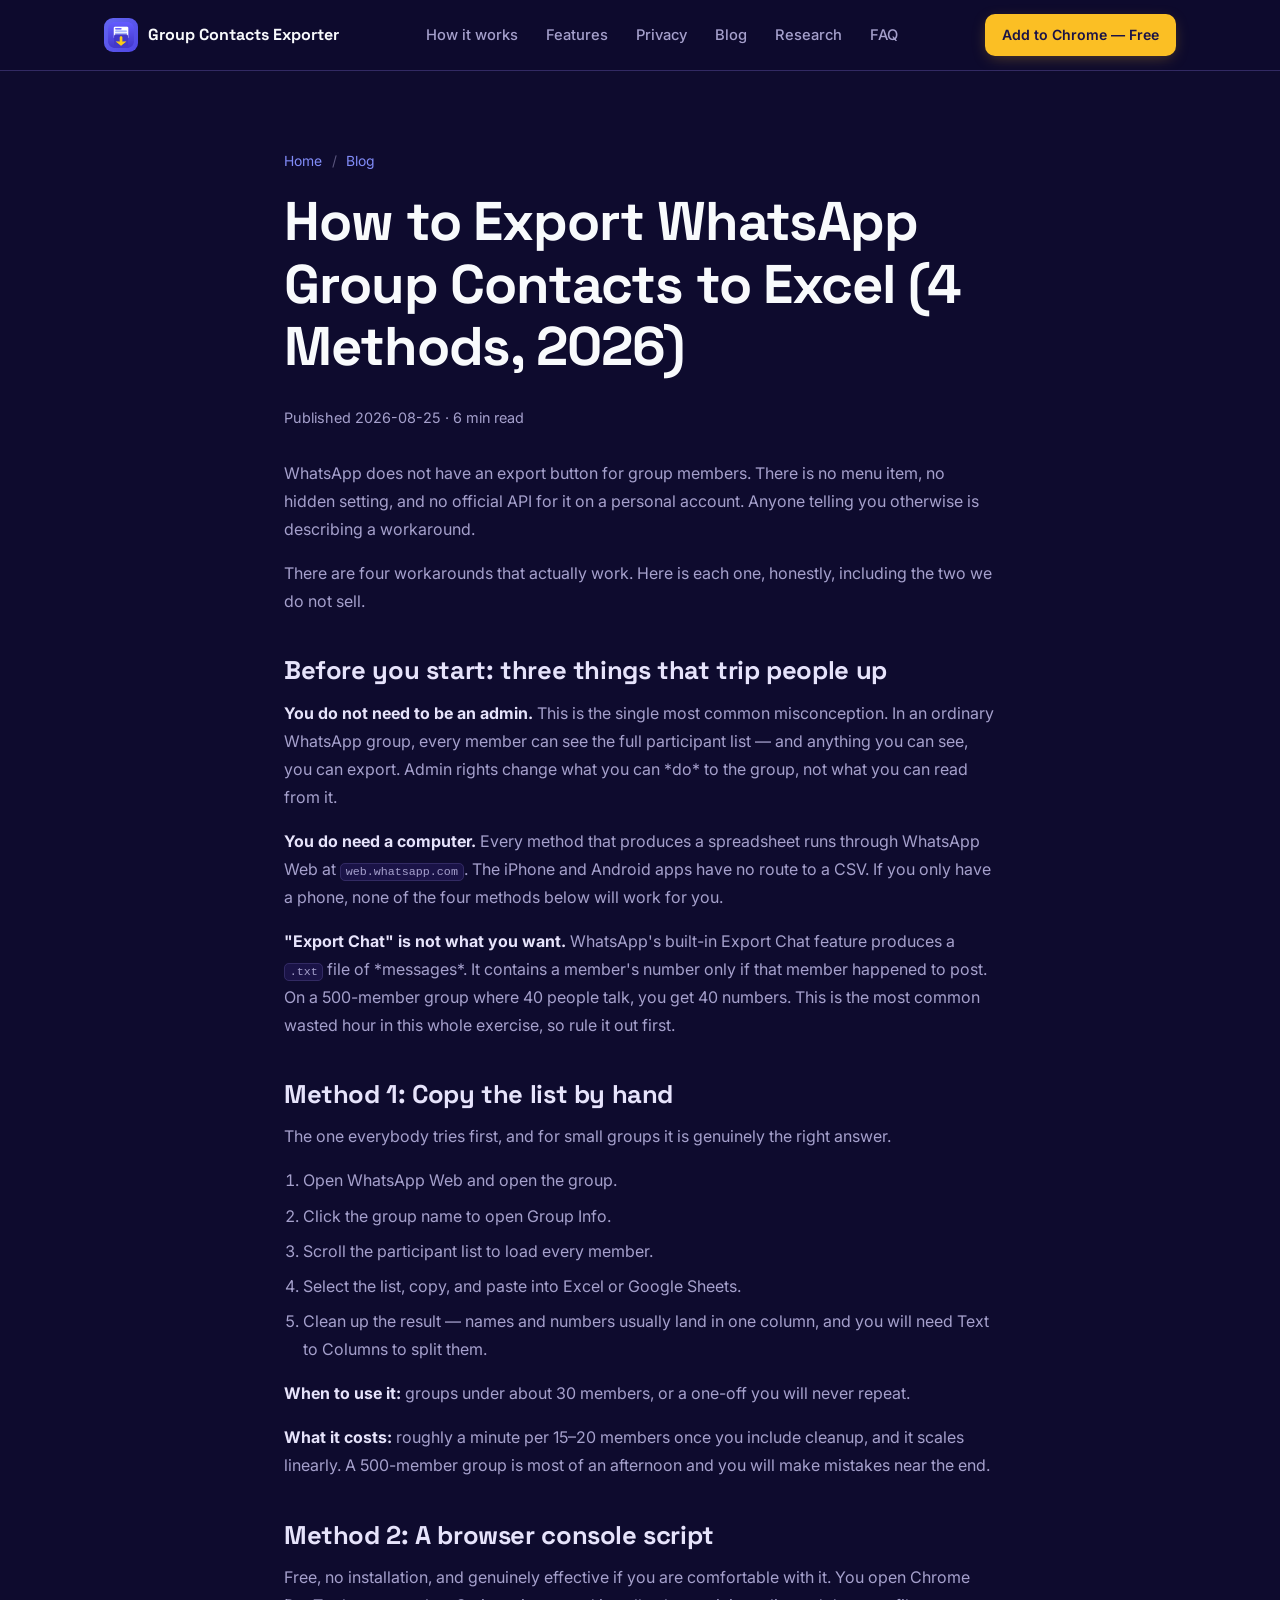
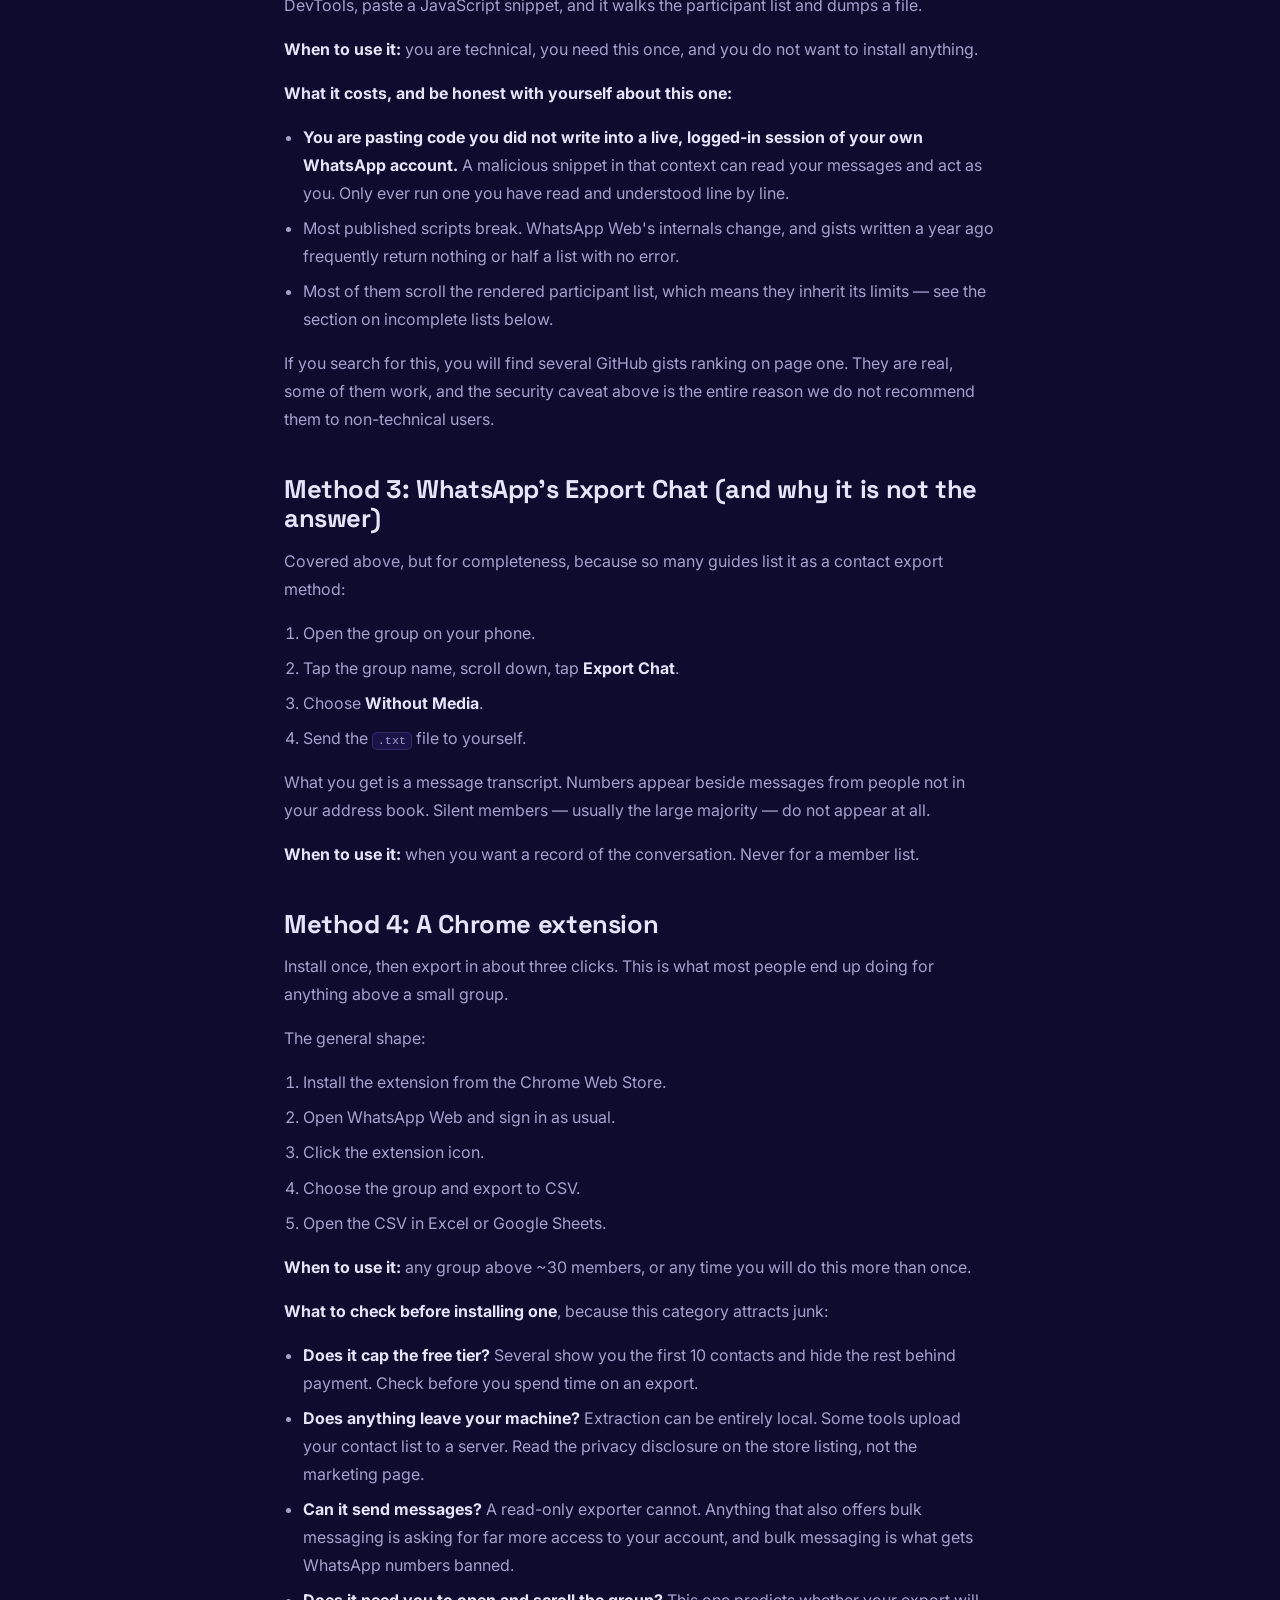
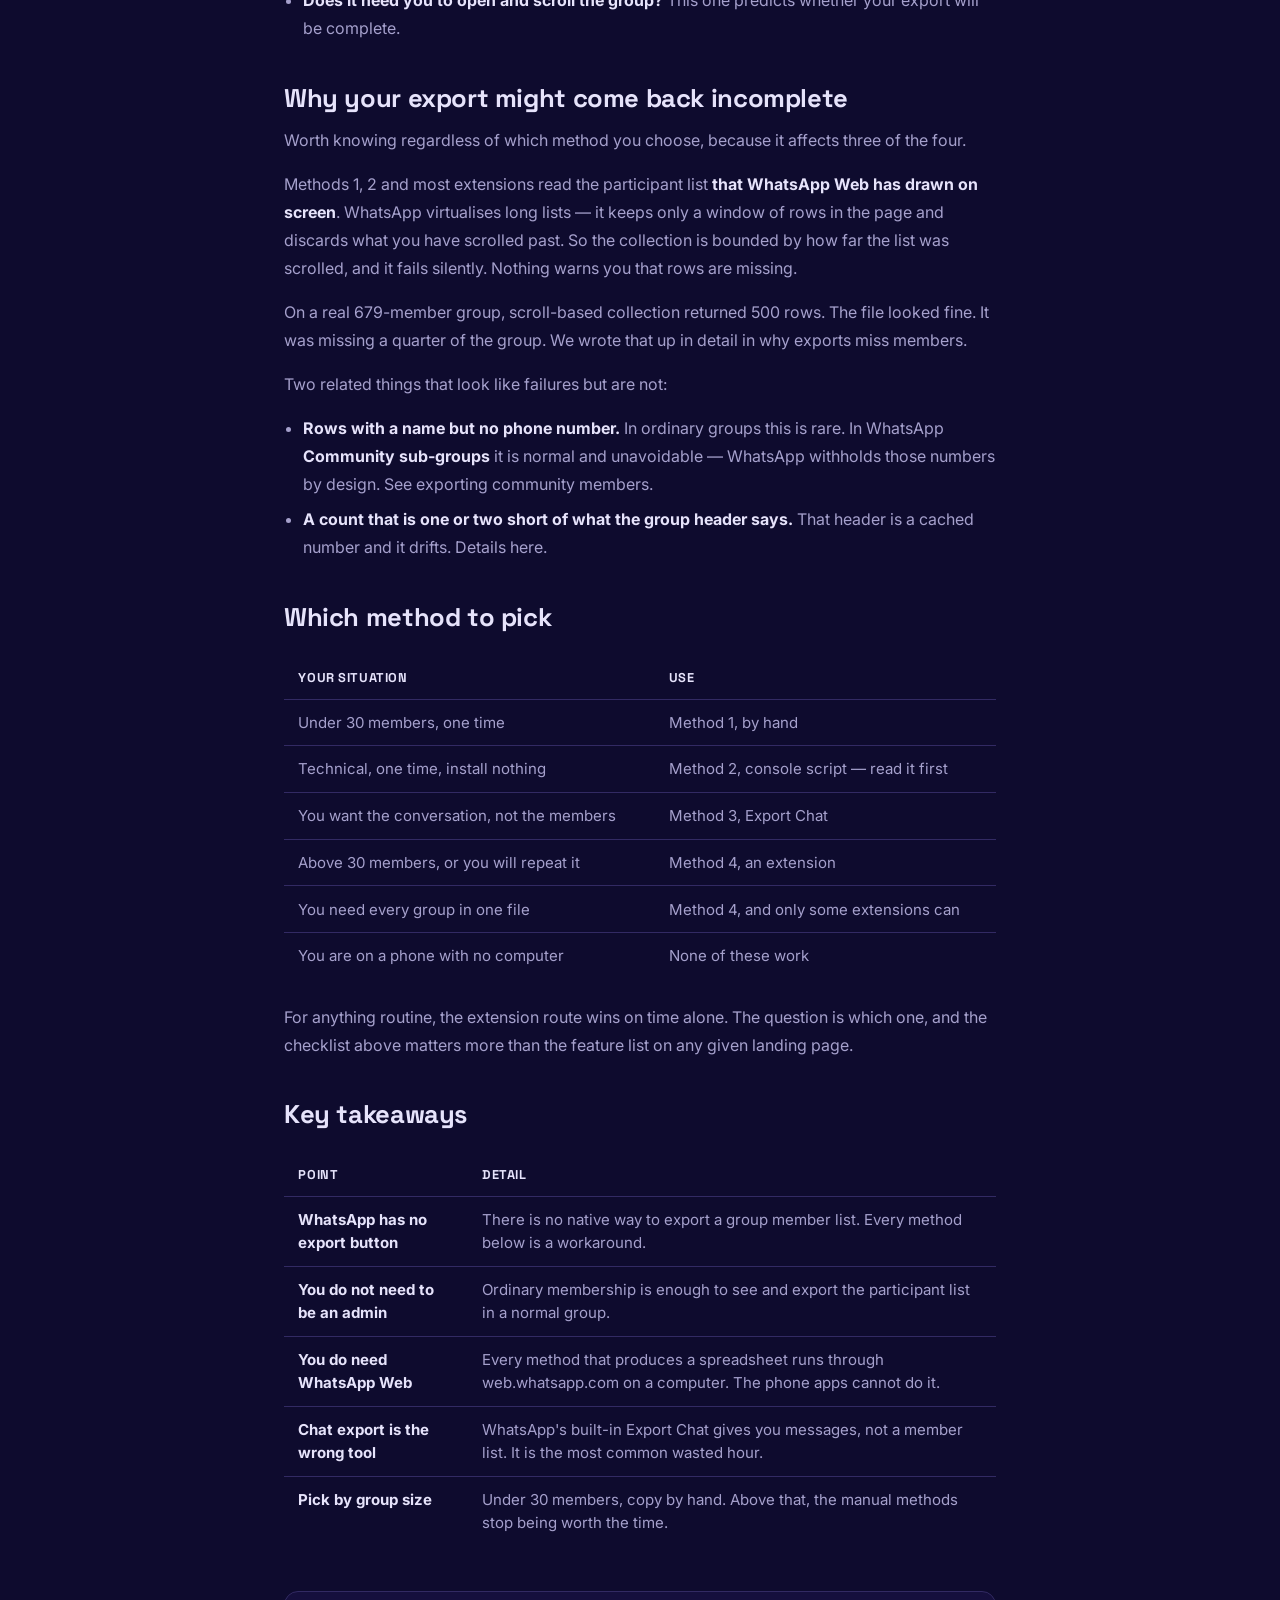
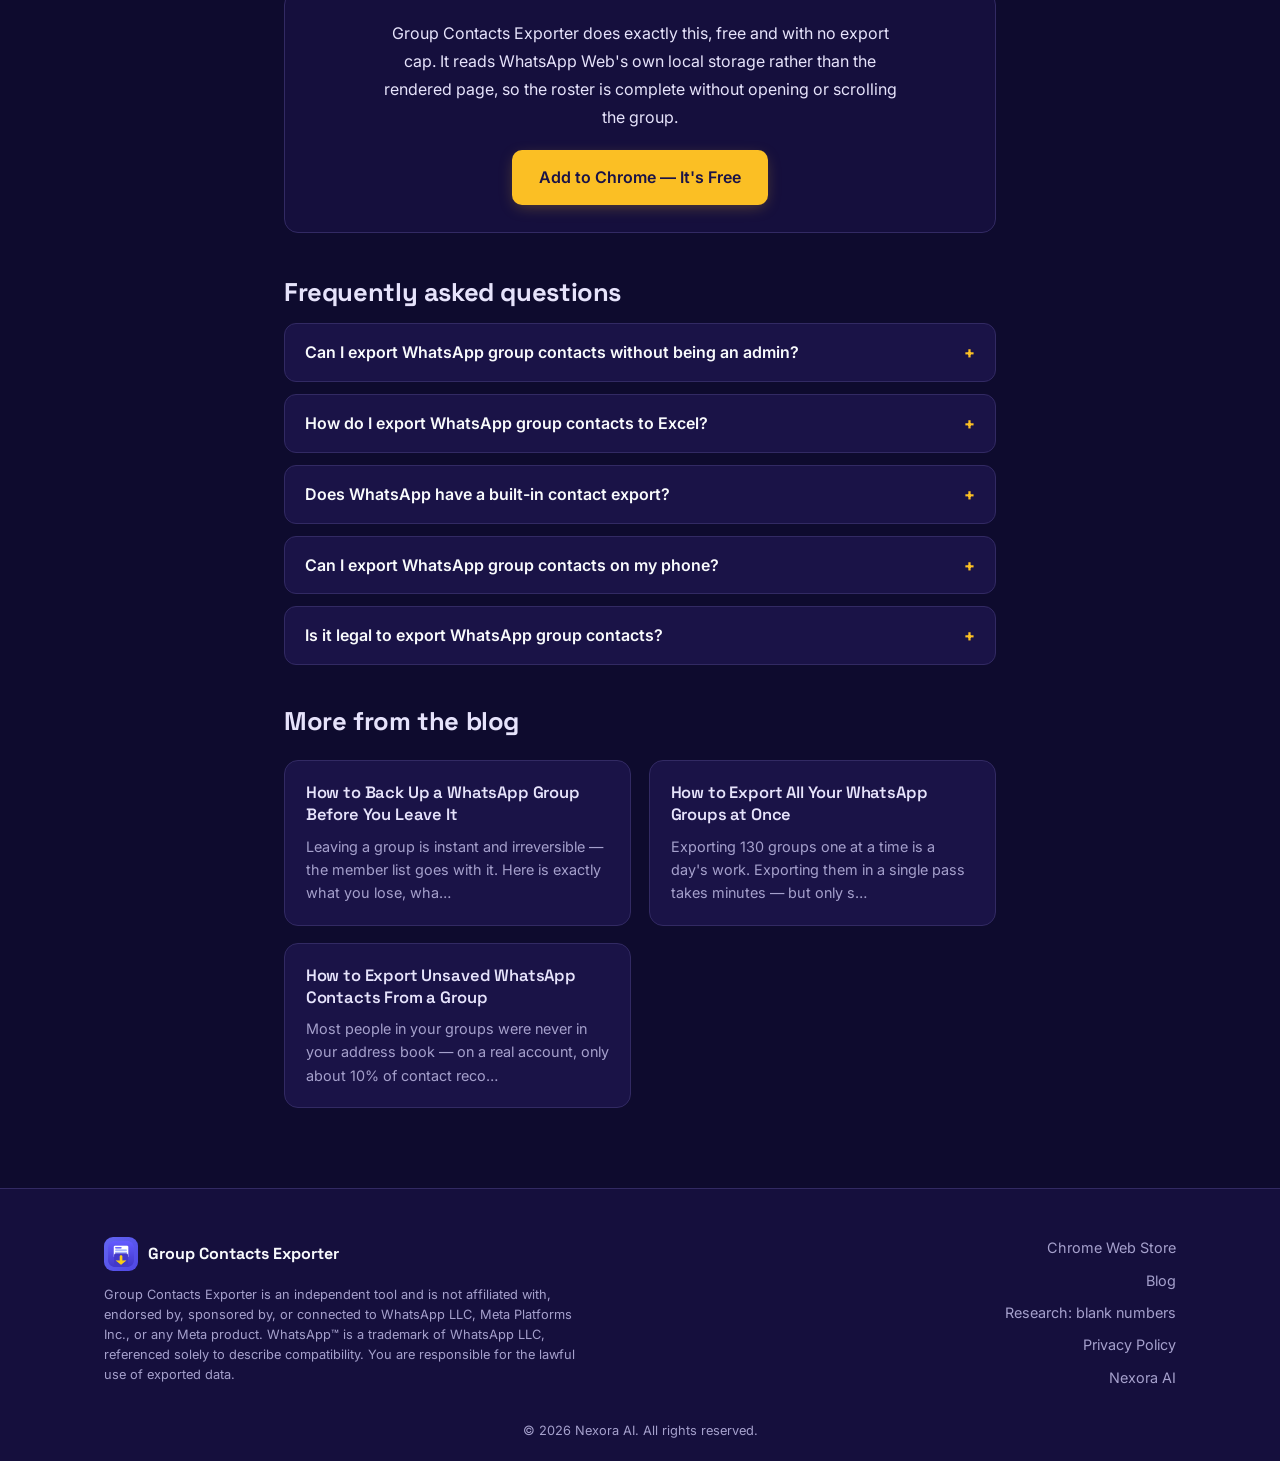
<file: blog/how-to-export-whatsapp-group-contacts.html>
<!DOCTYPE html>
<html lang="en">
<head>
  <meta charset="UTF-8" />
  <meta name="viewport" content="width=device-width, initial-scale=1.0" />
  <title>How to Export WhatsApp Group Contacts to Excel (4 Methods, 2026) — Group Contacts Exporter</title>
  <meta name="description" content="Every working way to export contacts from a WhatsApp group to Excel or CSV — by hand, with the browser console, with WhatsApp&#x27;s own chat export, and with an extension. What each one costs you, and which to pick." />
  <meta name="keywords" content="how to export whatsapp group contacts, export whatsapp group contacts to excel, export contacts from whatsapp group, download whatsapp group contacts, export whatsapp group contacts to csv, export contact list from whatsapp group" />
  <meta name="robots" content="index, follow" />
  <link rel="canonical" href="https://groupexporter.nexoraai.co.in/blog/how-to-export-whatsapp-group-contacts.html" />

  <meta property="og:type" content="article" />
  <meta property="og:site_name" content="Group Contacts Exporter" />
  <meta property="og:title" content="How to Export WhatsApp Group Contacts to Excel (4 Methods, 2026) — Group Contacts Exporter" />
  <meta property="og:description" content="Every working way to export contacts from a WhatsApp group to Excel or CSV — by hand, with the browser console, with WhatsApp&#x27;s own chat export, and with an extension. What each one costs you, and which to pick." />
  <meta property="og:url" content="https://groupexporter.nexoraai.co.in/blog/how-to-export-whatsapp-group-contacts.html" />
  <meta property="og:image" content="https://groupexporter.nexoraai.co.in/assets/banner-social.webp" />
  <meta property="article:published_time" content="2026-08-25" />
  <meta property="article:modified_time" content="2026-08-25" />
  <meta name="twitter:card" content="summary_large_image" />
  <meta name="twitter:title" content="How to Export WhatsApp Group Contacts to Excel (4 Methods, 2026)" />
  <meta name="twitter:description" content="Every working way to export contacts from a WhatsApp group to Excel or CSV — by hand, with the browser console, with WhatsApp&#x27;s own chat export, and with an extension. What each one costs you, and which to pick." />
  <meta name="twitter:image" content="https://groupexporter.nexoraai.co.in/assets/banner-social.webp" />

  <link rel="icon" href="/assets/icon.webp" type="image/webp" />
  <link rel="preconnect" href="https://fonts.googleapis.com" />
  <link rel="preconnect" href="https://fonts.gstatic.com" crossorigin />
  <link href="https://fonts.googleapis.com/css2?family=Inter:wght@400;500;600;700;800&family=Space+Grotesk:wght@600;700&display=swap" rel="stylesheet" />
  <link rel="stylesheet" href="/css/style.css" />
  <link rel="stylesheet" href="/css/post.css" />

  <script type="application/ld+json">
  {
    "@context": "https://schema.org",
    "@type": "BlogPosting",
    "headline": "How to Export WhatsApp Group Contacts to Excel (4 Methods, 2026)",
    "description": "Every working way to export contacts from a WhatsApp group to Excel or CSV — by hand, with the browser console, with WhatsApp's own chat export, and with an extension. What each one costs you, and which to pick.",
    "url": "https://groupexporter.nexoraai.co.in/blog/how-to-export-whatsapp-group-contacts.html",
    "image": "https://groupexporter.nexoraai.co.in/assets/banner-social.webp",
    "datePublished": "2026-08-25",
    "dateModified": "2026-08-25",
    "author": {
      "@type": "Organization",
      "name": "Nexora AI",
      "url": "https://nexoraai.co.in"
    },
    "publisher": {
      "@type": "Organization",
      "name": "Nexora AI",
      "url": "https://nexoraai.co.in"
    },
    "mainEntityOfPage": {
      "@type": "WebPage",
      "@id": "https://groupexporter.nexoraai.co.in/blog/how-to-export-whatsapp-group-contacts.html"
    }
  }
  </script>
  <script type="application/ld+json">
  {
    "@context": "https://schema.org",
    "@type": "BreadcrumbList",
    "itemListElement": [
      {
        "@type": "ListItem",
        "position": 1,
        "name": "Home",
        "item": "https://groupexporter.nexoraai.co.in/"
      },
      {
        "@type": "ListItem",
        "position": 2,
        "name": "Blog",
        "item": "https://groupexporter.nexoraai.co.in/blog/"
      },
      {
        "@type": "ListItem",
        "position": 3,
        "name": "How to Export WhatsApp Group Contacts to Excel (4 Methods, 2026)"
      }
    ]
  }
  </script>
  <script type="application/ld+json">
  {
    "@context": "https://schema.org",
    "@type": "FAQPage",
    "mainEntity": [
      {
        "@type": "Question",
        "name": "Can I export WhatsApp group contacts without being an admin?",
        "acceptedAnswer": {
          "@type": "Answer",
          "text": "Yes. In an ordinary group, any member can see the participant list, and anything you can see you can export. Admin rights change nothing here."
        }
      },
      {
        "@type": "Question",
        "name": "How do I export WhatsApp group contacts to Excel?",
        "acceptedAnswer": {
          "@type": "Answer",
          "text": "Export to CSV, then open the CSV in Excel. Every method below produces either CSV or something you paste into a spreadsheet. There is no direct .xlsx route."
        }
      },
      {
        "@type": "Question",
        "name": "Does WhatsApp have a built-in contact export?",
        "acceptedAnswer": {
          "@type": "Answer",
          "text": "No. Export Chat exports messages, not members. There is no native member-list export on any platform."
        }
      },
      {
        "@type": "Question",
        "name": "Can I export WhatsApp group contacts on my phone?",
        "acceptedAnswer": {
          "@type": "Answer",
          "text": "Not into a usable spreadsheet. Every method that produces a contact list needs WhatsApp Web on a computer."
        }
      },
      {
        "@type": "Question",
        "name": "Is it legal to export WhatsApp group contacts?",
        "acceptedAnswer": {
          "@type": "Answer",
          "text": "Exporting a list you already have access to is generally fine. What you then do with it is the part that carries obligations — unsolicited bulk messaging breaches WhatsApp's terms and, in many countries, data protection law."
        }
      }
    ]
  }
  </script>
</head>
<body>

  <a class="skip-link" href="#main">Skip to main content</a>

  <header class="site-header">
    <div class="container nav-inner">
      <a href="/" class="brand" aria-label="Group Contacts Exporter home">
        <span class="brand-mark"><img src="/assets/icon.webp" alt="" width="34" height="34" /></span>
        <span class="brand-name">Group Contacts Exporter</span>
      </a>
      <nav class="nav-links" aria-label="Primary">
        <a href="/#how-it-works">How it works</a>
        <a href="/#features">Features</a>
        <a href="/#privacy">Privacy</a>
        <a href="/blog/">Blog</a>
        <a href="/whatsapp-group-export-blank-numbers.html">Research</a>
        <a href="/#faq">FAQ</a>
      </nav>
      <a class="btn btn-primary btn-small" href="https://chromewebstore.google.com/detail/group-contacts-exporter-%E2%80%94/kmegeibfadlmgejfedidcamnbljekkkp" target="_blank" rel="noopener">Add to Chrome — Free</a>
    </div>
  </header>


  <main id="main">
    <article class="section">
      <div class="container prose">
        <nav class="crumbs" aria-label="Breadcrumb"><a href="/">Home</a> <span>/</span> <a href="/blog/">Blog</a></nav>
        <h1>How to Export WhatsApp Group Contacts to Excel (4 Methods, 2026)</h1>
        <p class="meta-line">Published 2026-08-25 · 6 min read</p>
<p>WhatsApp does not have an export button for group members. There is no menu item, no hidden setting, and no official API for it on a personal account. Anyone telling you otherwise is describing a workaround.</p>
<p>There are four workarounds that actually work. Here is each one, honestly, including the two we do not sell.</p>
<h2>Before you start: three things that trip people up</h2>
<p><strong>You do not need to be an admin.</strong> This is the single most common misconception. In an ordinary WhatsApp group, every member can see the full participant list — and anything you can see, you can export. Admin rights change what you can *do* to the group, not what you can read from it.</p>
<p><strong>You do need a computer.</strong> Every method that produces a spreadsheet runs through WhatsApp Web at <code>web.whatsapp.com</code>. The iPhone and Android apps have no route to a CSV. If you only have a phone, none of the four methods below will work for you.</p>
<p><strong>"Export Chat" is not what you want.</strong> WhatsApp's built-in Export Chat feature produces a <code>.txt</code> file of *messages*. It contains a member's number only if that member happened to post. On a 500-member group where 40 people talk, you get 40 numbers. This is the most common wasted hour in this whole exercise, so rule it out first.</p>
<h2>Method 1: Copy the list by hand</h2>
<p>The one everybody tries first, and for small groups it is genuinely the right answer.</p>
<ol><li>Open WhatsApp Web and open the group.</li><li>Click the group name to open Group Info.</li><li>Scroll the participant list to load every member.</li><li>Select the list, copy, and paste into Excel or Google Sheets.</li><li>Clean up the result — names and numbers usually land in one column, and you will need Text to Columns to split them.</li></ol>
<p><strong>When to use it:</strong> groups under about 30 members, or a one-off you will never repeat.</p>
<p><strong>What it costs:</strong> roughly a minute per 15–20 members once you include cleanup, and it scales linearly. A 500-member group is most of an afternoon and you will make mistakes near the end.</p>
<h2>Method 2: A browser console script</h2>
<p>Free, no installation, and genuinely effective if you are comfortable with it. You open Chrome DevTools, paste a JavaScript snippet, and it walks the participant list and dumps a file.</p>
<p><strong>When to use it:</strong> you are technical, you need this once, and you do not want to install anything.</p>
<p><strong>What it costs, and be honest with yourself about this one:</strong></p>
<ul><li><strong>You are pasting code you did not write into a live, logged-in session of your own WhatsApp account.</strong> A malicious snippet in that context can read your messages and act as you. Only ever run one you have read and understood line by line.</li><li>Most published scripts break. WhatsApp Web's internals change, and gists written a year ago frequently return nothing or half a list with no error.</li><li>Most of them scroll the rendered participant list, which means they inherit its limits — see the section on incomplete lists below.</li></ul>
<p>If you search for this, you will find several GitHub gists ranking on page one. They are real, some of them work, and the security caveat above is the entire reason we do not recommend them to non-technical users.</p>
<h2>Method 3: WhatsApp's Export Chat (and why it is not the answer)</h2>
<p>Covered above, but for completeness, because so many guides list it as a contact export method:</p>
<ol><li>Open the group on your phone.</li><li>Tap the group name, scroll down, tap <strong>Export Chat</strong>.</li><li>Choose <strong>Without Media</strong>.</li><li>Send the <code>.txt</code> file to yourself.</li></ol>
<p>What you get is a message transcript. Numbers appear beside messages from people not in your address book. Silent members — usually the large majority — do not appear at all.</p>
<p><strong>When to use it:</strong> when you want a record of the conversation. Never for a member list.</p>
<h2>Method 4: A Chrome extension</h2>
<p>Install once, then export in about three clicks. This is what most people end up doing for anything above a small group.</p>
<p>The general shape:</p>
<ol><li>Install the extension from the Chrome Web Store.</li><li>Open WhatsApp Web and sign in as usual.</li><li>Click the extension icon.</li><li>Choose the group and export to CSV.</li><li>Open the CSV in Excel or Google Sheets.</li></ol>
<p><strong>When to use it:</strong> any group above ~30 members, or any time you will do this more than once.</p>
<p><strong>What to check before installing one</strong>, because this category attracts junk:</p>
<ul><li><strong>Does it cap the free tier?</strong> Several show you the first 10 contacts and hide the rest behind payment. Check before you spend time on an export.</li><li><strong>Does anything leave your machine?</strong> Extraction can be entirely local. Some tools upload your contact list to a server. Read the privacy disclosure on the store listing, not the marketing page.</li><li><strong>Can it send messages?</strong> A read-only exporter cannot. Anything that also offers bulk messaging is asking for far more access to your account, and bulk messaging is what gets WhatsApp numbers banned.</li><li><strong>Does it need you to open and scroll the group?</strong> This one predicts whether your export will be complete.</li></ul>
<h2>Why your export might come back incomplete</h2>
<p>Worth knowing regardless of which method you choose, because it affects three of the four.</p>
<p>Methods 1, 2 and most extensions read the participant list <strong>that WhatsApp Web has drawn on screen</strong>. WhatsApp virtualises long lists — it keeps only a window of rows in the page and discards what you have scrolled past. So the collection is bounded by how far the list was scrolled, and it fails silently. Nothing warns you that rows are missing.</p>
<p>On a real 679-member group, scroll-based collection returned 500 rows. The file looked fine. It was missing a quarter of the group. We wrote that up in detail in <a href="/blog/whatsapp-group-export-missing-members.html">why exports miss members</a>.</p>
<p>Two related things that look like failures but are not:</p>
<ul><li><strong>Rows with a name but no phone number.</strong> In ordinary groups this is rare. In WhatsApp <strong>Community sub-groups</strong> it is normal and unavoidable — WhatsApp withholds those numbers by design. See <a href="/blog/export-whatsapp-community-members.html">exporting community members</a>.</li><li><strong>A count that is one or two short of what the group header says.</strong> That header is a cached number and it drifts. <a href="/blog/whatsapp-group-member-count-wrong.html">Details here</a>.</li></ul>
<h2>Which method to pick</h2>
<div class="data-table-wrap"><table class="data-table"><thead><tr><th>Your situation</th><th>Use</th></tr></thead><tbody><tr><td>Under 30 members, one time</td><td>Method 1, by hand</td></tr><tr><td>Technical, one time, install nothing</td><td>Method 2, console script — read it first</td></tr><tr><td>You want the conversation, not the members</td><td>Method 3, Export Chat</td></tr><tr><td>Above 30 members, or you will repeat it</td><td>Method 4, an extension</td></tr><tr><td>You need every group in one file</td><td>Method 4, and only some extensions can</td></tr><tr><td>You are on a phone with no computer</td><td>None of these work</td></tr></tbody></table></div>
<p>For anything routine, the extension route wins on time alone. The question is which one, and the checklist above matters more than the feature list on any given landing page.</p>
<h2 id="key-takeaways">Key takeaways</h2>
<div class="data-table-wrap"><table class="data-table"><thead><tr><th>Point</th><th>Detail</th></tr></thead><tbody><tr><td><strong>WhatsApp has no export button</strong></td><td>There is no native way to export a group member list. Every method below is a workaround.</td></tr><tr><td><strong>You do not need to be an admin</strong></td><td>Ordinary membership is enough to see and export the participant list in a normal group.</td></tr><tr><td><strong>You do need WhatsApp Web</strong></td><td>Every method that produces a spreadsheet runs through web.whatsapp.com on a computer. The phone apps cannot do it.</td></tr><tr><td><strong>Chat export is the wrong tool</strong></td><td>WhatsApp's built-in Export Chat gives you messages, not a member list. It is the most common wasted hour.</td></tr><tr><td><strong>Pick by group size</strong></td><td>Under 30 members, copy by hand. Above that, the manual methods stop being worth the time.</td></tr></tbody></table></div>
<div class="post-cta"><p>Group Contacts Exporter does exactly this, free and with no export cap. It reads WhatsApp Web's own local storage rather than the rendered page, so the roster is complete without opening or scrolling the group.</p><a class="btn btn-primary btn-large" href="https://chromewebstore.google.com/detail/group-contacts-exporter-%E2%80%94/kmegeibfadlmgejfedidcamnbljekkkp" target="_blank" rel="noopener">Add to Chrome — It's Free</a></div>
<h2 id="faq">Frequently asked questions</h2>
<div class="faq-list"><details class="faq-item"><summary>Can I export WhatsApp group contacts without being an admin?</summary><p>Yes. In an ordinary group, any member can see the participant list, and anything you can see you can export. Admin rights change nothing here.</p></details><details class="faq-item"><summary>How do I export WhatsApp group contacts to Excel?</summary><p>Export to CSV, then open the CSV in Excel. Every method below produces either CSV or something you paste into a spreadsheet. There is no direct .xlsx route.</p></details><details class="faq-item"><summary>Does WhatsApp have a built-in contact export?</summary><p>No. Export Chat exports messages, not members. There is no native member-list export on any platform.</p></details><details class="faq-item"><summary>Can I export WhatsApp group contacts on my phone?</summary><p>Not into a usable spreadsheet. Every method that produces a contact list needs WhatsApp Web on a computer.</p></details><details class="faq-item"><summary>Is it legal to export WhatsApp group contacts?</summary><p>Exporting a list you already have access to is generally fine. What you then do with it is the part that carries obligations — unsolicited bulk messaging breaches WhatsApp's terms and, in many countries, data protection law.</p></details></div>
<h2>More from the blog</h2>
<div class="post-grid"><a class="post-card" href="/blog/backup-whatsapp-group-before-leaving.html"><h3>How to Back Up a WhatsApp Group Before You Leave It</h3><p>Leaving a group is instant and irreversible — the member list goes with it. Here is exactly what you lose, wha…</p></a><a class="post-card" href="/blog/export-all-whatsapp-groups-at-once.html"><h3>How to Export All Your WhatsApp Groups at Once</h3><p>Exporting 130 groups one at a time is a day's work. Exporting them in a single pass takes minutes — but only s…</p></a><a class="post-card" href="/blog/export-unsaved-whatsapp-contacts.html"><h3>How to Export Unsaved WhatsApp Contacts From a Group</h3><p>Most people in your groups were never in your address book — on a real account, only about 10% of contact reco…</p></a></div>
      </div>
    </article>
  </main>

  <footer class="site-footer">
    <div class="container footer-inner">
      <div>
        <a href="/" class="brand">
          <span class="brand-mark"><img src="/assets/icon.webp" alt="" width="34" height="34" /></span>
          <span class="brand-name">Group Contacts Exporter</span>
        </a>
        <p class="footer-disclaimer">
          Group Contacts Exporter is an independent tool and is not affiliated with, endorsed by, sponsored by, or connected to WhatsApp LLC, Meta Platforms Inc., or any Meta product. WhatsApp™ is a trademark of WhatsApp LLC, referenced solely to describe compatibility. You are responsible for the lawful use of exported data.
        </p>
      </div>
      <div class="footer-links">
        <a href="https://chromewebstore.google.com/detail/group-contacts-exporter-%E2%80%94/kmegeibfadlmgejfedidcamnbljekkkp" target="_blank" rel="noopener">Chrome Web Store</a>
        <a href="/blog/">Blog</a>
        <a href="/whatsapp-group-export-blank-numbers.html">Research: blank numbers</a>
        <a href="/privacy-policy.html">Privacy Policy</a>
        <a href="https://nexoraai.co.in" target="_blank" rel="noopener">Nexora AI</a>
      </div>
    </div>
    <p class="footer-copy">&copy; <span id="year"></span> Nexora AI. All rights reserved.</p>
  </footer>

  <script>document.getElementById('year').textContent = new Date().getFullYear();</script>
</body>
</html>
</file>
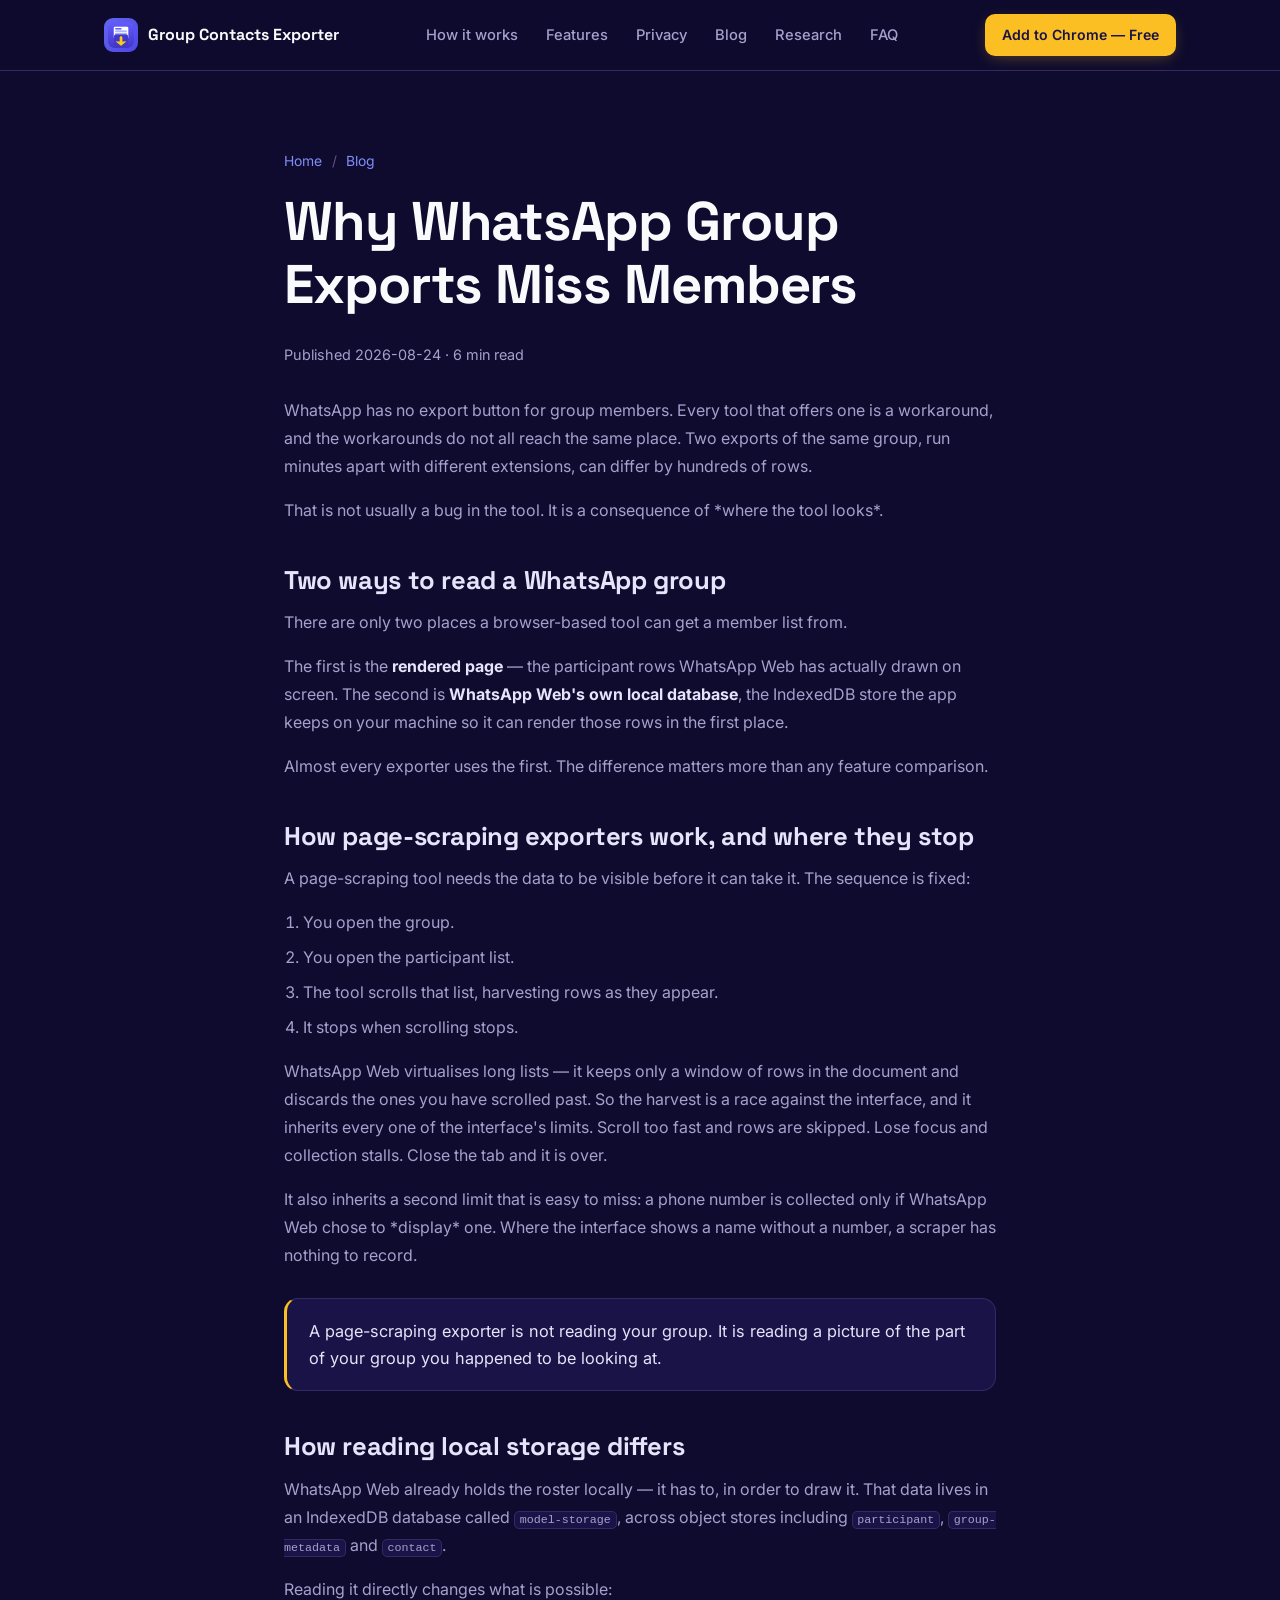
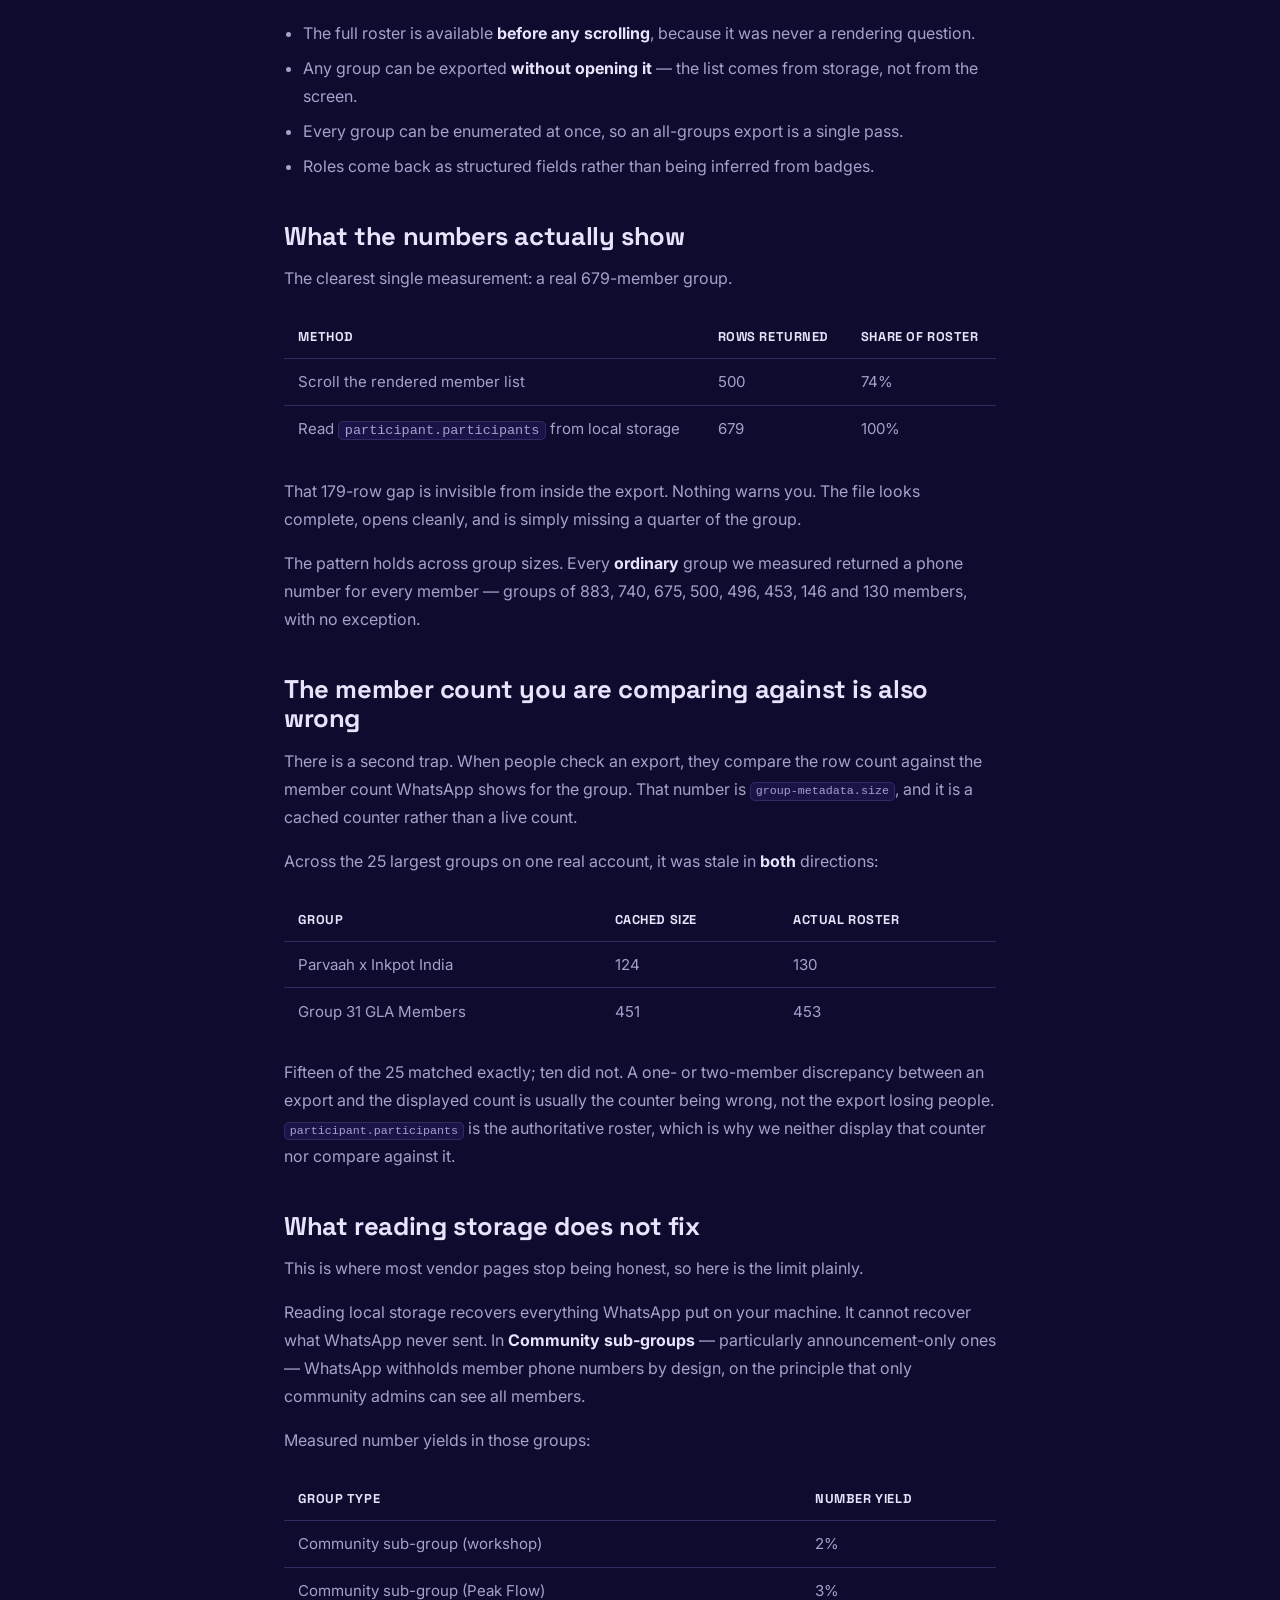
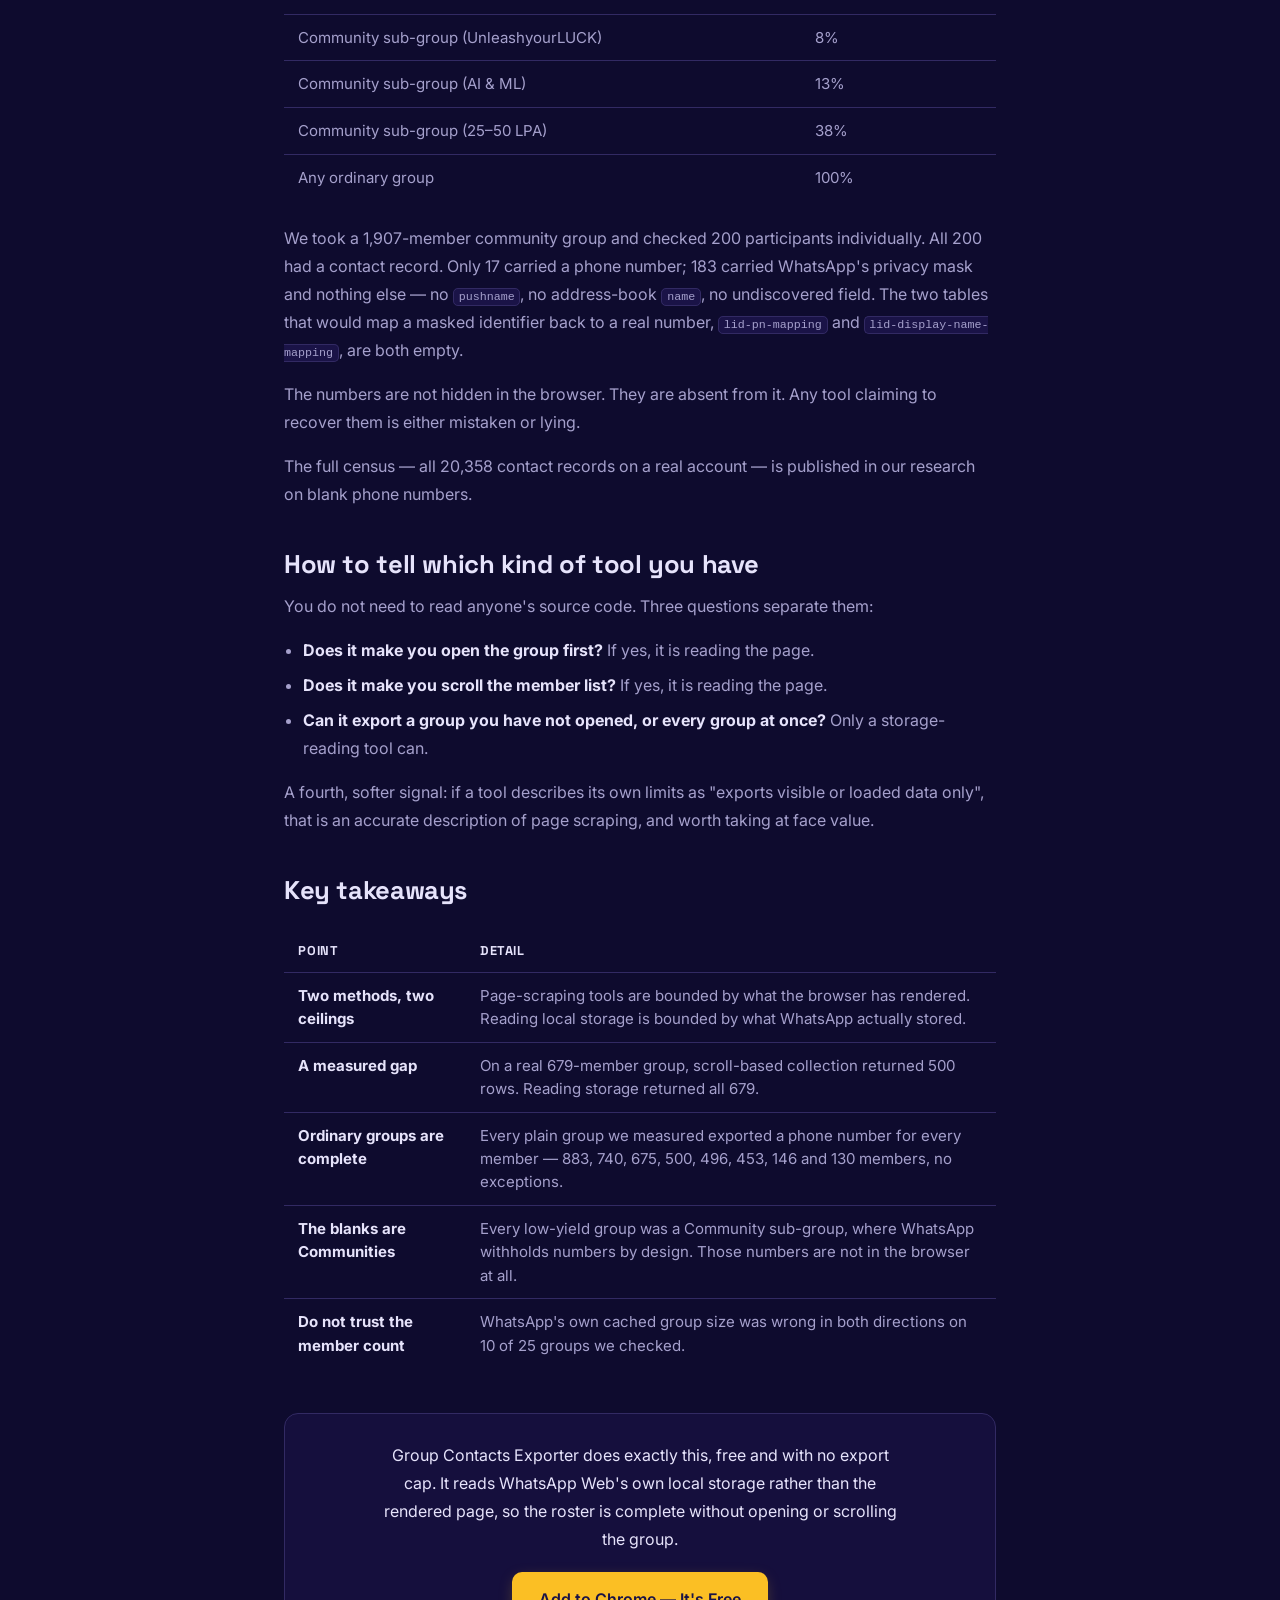
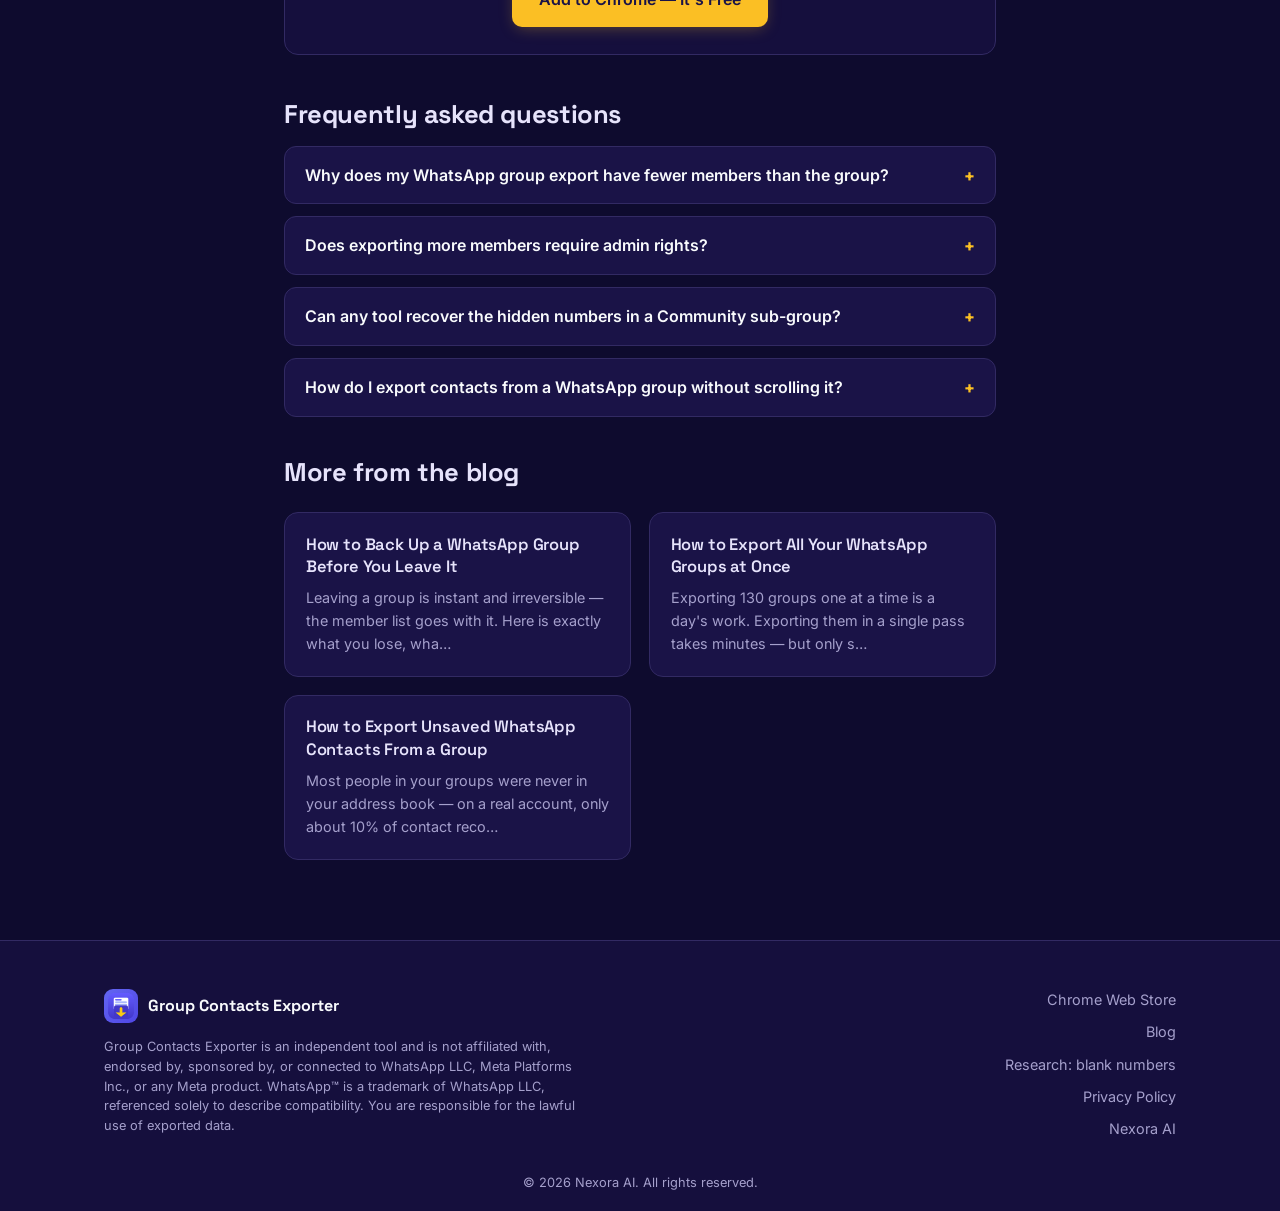
<file: blog/whatsapp-group-export-missing-members.html>
<!DOCTYPE html>
<html lang="en">
<head>
  <meta charset="UTF-8" />
  <meta name="viewport" content="width=device-width, initial-scale=1.0" />
  <title>Why WhatsApp Group Exports Miss Members — Group Contacts Exporter</title>
  <meta name="description" content="Most WhatsApp exporters read the page your browser has drawn, so they stop where the scrolling stops. We measured the gap on a real 679-member group, and on a census of 20,358 contact records." />
  <meta name="keywords" content="whatsapp group export missing members, export contacts from whatsapp group, whatsapp exporter incomplete list, export whatsapp group contacts to excel" />
  <meta name="robots" content="index, follow" />
  <link rel="canonical" href="https://groupexporter.nexoraai.co.in/blog/whatsapp-group-export-missing-members.html" />

  <meta property="og:type" content="article" />
  <meta property="og:site_name" content="Group Contacts Exporter" />
  <meta property="og:title" content="Why WhatsApp Group Exports Miss Members — Group Contacts Exporter" />
  <meta property="og:description" content="Most WhatsApp exporters read the page your browser has drawn, so they stop where the scrolling stops. We measured the gap on a real 679-member group, and on a census of 20,358 contact records." />
  <meta property="og:url" content="https://groupexporter.nexoraai.co.in/blog/whatsapp-group-export-missing-members.html" />
  <meta property="og:image" content="https://groupexporter.nexoraai.co.in/assets/banner-social.webp" />
  <meta property="article:published_time" content="2026-08-24" />
  <meta property="article:modified_time" content="2026-08-24" />
  <meta name="twitter:card" content="summary_large_image" />
  <meta name="twitter:title" content="Why WhatsApp Group Exports Miss Members" />
  <meta name="twitter:description" content="Most WhatsApp exporters read the page your browser has drawn, so they stop where the scrolling stops. We measured the gap on a real 679-member group, and on a census of 20,358 contact records." />
  <meta name="twitter:image" content="https://groupexporter.nexoraai.co.in/assets/banner-social.webp" />

  <link rel="icon" href="/assets/icon.webp" type="image/webp" />
  <link rel="preconnect" href="https://fonts.googleapis.com" />
  <link rel="preconnect" href="https://fonts.gstatic.com" crossorigin />
  <link href="https://fonts.googleapis.com/css2?family=Inter:wght@400;500;600;700;800&family=Space+Grotesk:wght@600;700&display=swap" rel="stylesheet" />
  <link rel="stylesheet" href="/css/style.css" />
  <link rel="stylesheet" href="/css/post.css" />

  <script type="application/ld+json">
  {
    "@context": "https://schema.org",
    "@type": "BlogPosting",
    "headline": "Why WhatsApp Group Exports Miss Members",
    "description": "Most WhatsApp exporters read the page your browser has drawn, so they stop where the scrolling stops. We measured the gap on a real 679-member group, and on a census of 20,358 contact records.",
    "url": "https://groupexporter.nexoraai.co.in/blog/whatsapp-group-export-missing-members.html",
    "image": "https://groupexporter.nexoraai.co.in/assets/banner-social.webp",
    "datePublished": "2026-08-24",
    "dateModified": "2026-08-24",
    "author": {
      "@type": "Organization",
      "name": "Nexora AI",
      "url": "https://nexoraai.co.in"
    },
    "publisher": {
      "@type": "Organization",
      "name": "Nexora AI",
      "url": "https://nexoraai.co.in"
    },
    "mainEntityOfPage": {
      "@type": "WebPage",
      "@id": "https://groupexporter.nexoraai.co.in/blog/whatsapp-group-export-missing-members.html"
    }
  }
  </script>
  <script type="application/ld+json">
  {
    "@context": "https://schema.org",
    "@type": "BreadcrumbList",
    "itemListElement": [
      {
        "@type": "ListItem",
        "position": 1,
        "name": "Home",
        "item": "https://groupexporter.nexoraai.co.in/"
      },
      {
        "@type": "ListItem",
        "position": 2,
        "name": "Blog",
        "item": "https://groupexporter.nexoraai.co.in/blog/"
      },
      {
        "@type": "ListItem",
        "position": 3,
        "name": "Why WhatsApp Group Exports Miss Members"
      }
    ]
  }
  </script>
  <script type="application/ld+json">
  {
    "@context": "https://schema.org",
    "@type": "FAQPage",
    "mainEntity": [
      {
        "@type": "Question",
        "name": "Why does my WhatsApp group export have fewer members than the group?",
        "acceptedAnswer": {
          "@type": "Answer",
          "text": "Almost always because the tool collects participants from the rendered member list and that list was not scrolled to the end. A tool that reads WhatsApp Web's local storage instead has the whole roster available before any scrolling happens."
        }
      },
      {
        "@type": "Question",
        "name": "Does exporting more members require admin rights?",
        "acceptedAnswer": {
          "@type": "Answer",
          "text": "No. Group membership is enough. Admin rights change nothing about which participants are readable in an ordinary group."
        }
      },
      {
        "@type": "Question",
        "name": "Can any tool recover the hidden numbers in a Community sub-group?",
        "acceptedAnswer": {
          "@type": "Answer",
          "text": "No. We checked 200 participants of a 1,907-member community group — 183 carried only a privacy mask, and the mapping tables that would translate it back to a number are empty. The data was never sent to the browser, so no browser tool can retrieve it."
        }
      },
      {
        "@type": "Question",
        "name": "How do I export contacts from a WhatsApp group without scrolling it?",
        "acceptedAnswer": {
          "@type": "Answer",
          "text": "Use a tool that reads the roster from local storage. Group Contacts Exporter lists every group in a searchable dropdown and exports the one you pick without opening it."
        }
      }
    ]
  }
  </script>
</head>
<body>

  <a class="skip-link" href="#main">Skip to main content</a>

  <header class="site-header">
    <div class="container nav-inner">
      <a href="/" class="brand" aria-label="Group Contacts Exporter home">
        <span class="brand-mark"><img src="/assets/icon.webp" alt="" width="34" height="34" /></span>
        <span class="brand-name">Group Contacts Exporter</span>
      </a>
      <nav class="nav-links" aria-label="Primary">
        <a href="/#how-it-works">How it works</a>
        <a href="/#features">Features</a>
        <a href="/#privacy">Privacy</a>
        <a href="/blog/">Blog</a>
        <a href="/whatsapp-group-export-blank-numbers.html">Research</a>
        <a href="/#faq">FAQ</a>
      </nav>
      <a class="btn btn-primary btn-small" href="https://chromewebstore.google.com/detail/group-contacts-exporter-%E2%80%94/kmegeibfadlmgejfedidcamnbljekkkp" target="_blank" rel="noopener">Add to Chrome — Free</a>
    </div>
  </header>


  <main id="main">
    <article class="section">
      <div class="container prose">
        <nav class="crumbs" aria-label="Breadcrumb"><a href="/">Home</a> <span>/</span> <a href="/blog/">Blog</a></nav>
        <h1>Why WhatsApp Group Exports Miss Members</h1>
        <p class="meta-line">Published 2026-08-24 · 6 min read</p>
<p>WhatsApp has no export button for group members. Every tool that offers one is a workaround, and the workarounds do not all reach the same place. Two exports of the same group, run minutes apart with different extensions, can differ by hundreds of rows.</p>
<p>That is not usually a bug in the tool. It is a consequence of *where the tool looks*.</p>
<h2>Two ways to read a WhatsApp group</h2>
<p>There are only two places a browser-based tool can get a member list from.</p>
<p>The first is the <strong>rendered page</strong> — the participant rows WhatsApp Web has actually drawn on screen. The second is <strong>WhatsApp Web's own local database</strong>, the IndexedDB store the app keeps on your machine so it can render those rows in the first place.</p>
<p>Almost every exporter uses the first. The difference matters more than any feature comparison.</p>
<h2>How page-scraping exporters work, and where they stop</h2>
<p>A page-scraping tool needs the data to be visible before it can take it. The sequence is fixed:</p>
<ol><li>You open the group.</li><li>You open the participant list.</li><li>The tool scrolls that list, harvesting rows as they appear.</li><li>It stops when scrolling stops.</li></ol>
<p>WhatsApp Web virtualises long lists — it keeps only a window of rows in the document and discards the ones you have scrolled past. So the harvest is a race against the interface, and it inherits every one of the interface's limits. Scroll too fast and rows are skipped. Lose focus and collection stalls. Close the tab and it is over.</p>
<p>It also inherits a second limit that is easy to miss: a phone number is collected only if WhatsApp Web chose to *display* one. Where the interface shows a name without a number, a scraper has nothing to record.</p>
<blockquote class="keytake"><p>A page-scraping exporter is not reading your group. It is reading a picture of the part of your group you happened to be looking at.</p></blockquote>
<h2>How reading local storage differs</h2>
<p>WhatsApp Web already holds the roster locally — it has to, in order to draw it. That data lives in an IndexedDB database called <code>model-storage</code>, across object stores including <code>participant</code>, <code>group-metadata</code> and <code>contact</code>.</p>
<p>Reading it directly changes what is possible:</p>
<ul><li>The full roster is available <strong>before any scrolling</strong>, because it was never a rendering question.</li><li>Any group can be exported <strong>without opening it</strong> — the list comes from storage, not from the screen.</li><li>Every group can be enumerated at once, so an all-groups export is a single pass.</li><li>Roles come back as structured fields rather than being inferred from badges.</li></ul>
<h2>What the numbers actually show</h2>
<p>The clearest single measurement: a real 679-member group.</p>
<div class="data-table-wrap"><table class="data-table"><thead><tr><th>Method</th><th>Rows returned</th><th>Share of roster</th></tr></thead><tbody><tr><td>Scroll the rendered member list</td><td>500</td><td>74%</td></tr><tr><td>Read <code>participant.participants</code> from local storage</td><td>679</td><td>100%</td></tr></tbody></table></div>
<p>That 179-row gap is invisible from inside the export. Nothing warns you. The file looks complete, opens cleanly, and is simply missing a quarter of the group.</p>
<p>The pattern holds across group sizes. Every <strong>ordinary</strong> group we measured returned a phone number for every member — groups of 883, 740, 675, 500, 496, 453, 146 and 130 members, with no exception.</p>
<h2>The member count you are comparing against is also wrong</h2>
<p>There is a second trap. When people check an export, they compare the row count against the member count WhatsApp shows for the group. That number is <code>group-metadata.size</code>, and it is a cached counter rather than a live count.</p>
<p>Across the 25 largest groups on one real account, it was stale in <strong>both</strong> directions:</p>
<div class="data-table-wrap"><table class="data-table"><thead><tr><th>Group</th><th>Cached size</th><th>Actual roster</th></tr></thead><tbody><tr><td>Parvaah x Inkpot India</td><td>124</td><td>130</td></tr><tr><td>Group 31 GLA Members</td><td>451</td><td>453</td></tr></tbody></table></div>
<p>Fifteen of the 25 matched exactly; ten did not. A one- or two-member discrepancy between an export and the displayed count is usually the counter being wrong, not the export losing people. <code>participant.participants</code> is the authoritative roster, which is why we neither display that counter nor compare against it.</p>
<h2>What reading storage does not fix</h2>
<p>This is where most vendor pages stop being honest, so here is the limit plainly.</p>
<p>Reading local storage recovers everything WhatsApp put on your machine. It cannot recover what WhatsApp never sent. In <strong>Community sub-groups</strong> — particularly announcement-only ones — WhatsApp withholds member phone numbers by design, on the principle that only community admins can see all members.</p>
<p>Measured number yields in those groups:</p>
<div class="data-table-wrap"><table class="data-table"><thead><tr><th>Group type</th><th>Number yield</th></tr></thead><tbody><tr><td>Community sub-group (workshop)</td><td>2%</td></tr><tr><td>Community sub-group (Peak Flow)</td><td>3%</td></tr><tr><td>Community sub-group (UnleashyourLUCK)</td><td>8%</td></tr><tr><td>Community sub-group (AI &amp; ML)</td><td>13%</td></tr><tr><td>Community sub-group (25–50 LPA)</td><td>38%</td></tr><tr><td>Any ordinary group</td><td>100%</td></tr></tbody></table></div>
<p>We took a 1,907-member community group and checked 200 participants individually. All 200 had a contact record. Only 17 carried a phone number; 183 carried WhatsApp's privacy mask and nothing else — no <code>pushname</code>, no address-book <code>name</code>, no undiscovered field. The two tables that would map a masked identifier back to a real number, <code>lid-pn-mapping</code> and <code>lid-display-name-mapping</code>, are both empty.</p>
<p>The numbers are not hidden in the browser. They are absent from it. Any tool claiming to recover them is either mistaken or lying.</p>
<p>The full census — all 20,358 contact records on a real account — is published in <a href="/whatsapp-group-export-blank-numbers.html">our research on blank phone numbers</a>.</p>
<h2>How to tell which kind of tool you have</h2>
<p>You do not need to read anyone's source code. Three questions separate them:</p>
<ul><li><strong>Does it make you open the group first?</strong> If yes, it is reading the page.</li><li><strong>Does it make you scroll the member list?</strong> If yes, it is reading the page.</li><li><strong>Can it export a group you have not opened, or every group at once?</strong> Only a storage-reading tool can.</li></ul>
<p>A fourth, softer signal: if a tool describes its own limits as "exports visible or loaded data only", that is an accurate description of page scraping, and worth taking at face value.</p>
<h2 id="key-takeaways">Key takeaways</h2>
<div class="data-table-wrap"><table class="data-table"><thead><tr><th>Point</th><th>Detail</th></tr></thead><tbody><tr><td><strong>Two methods, two ceilings</strong></td><td>Page-scraping tools are bounded by what the browser has rendered. Reading local storage is bounded by what WhatsApp actually stored.</td></tr><tr><td><strong>A measured gap</strong></td><td>On a real 679-member group, scroll-based collection returned 500 rows. Reading storage returned all 679.</td></tr><tr><td><strong>Ordinary groups are complete</strong></td><td>Every plain group we measured exported a phone number for every member — 883, 740, 675, 500, 496, 453, 146 and 130 members, no exceptions.</td></tr><tr><td><strong>The blanks are Communities</strong></td><td>Every low-yield group was a Community sub-group, where WhatsApp withholds numbers by design. Those numbers are not in the browser at all.</td></tr><tr><td><strong>Do not trust the member count</strong></td><td>WhatsApp's own cached group size was wrong in both directions on 10 of 25 groups we checked.</td></tr></tbody></table></div>
<div class="post-cta"><p>Group Contacts Exporter does exactly this, free and with no export cap. It reads WhatsApp Web's own local storage rather than the rendered page, so the roster is complete without opening or scrolling the group.</p><a class="btn btn-primary btn-large" href="https://chromewebstore.google.com/detail/group-contacts-exporter-%E2%80%94/kmegeibfadlmgejfedidcamnbljekkkp" target="_blank" rel="noopener">Add to Chrome — It's Free</a></div>
<h2 id="faq">Frequently asked questions</h2>
<div class="faq-list"><details class="faq-item"><summary>Why does my WhatsApp group export have fewer members than the group?</summary><p>Almost always because the tool collects participants from the rendered member list and that list was not scrolled to the end. A tool that reads WhatsApp Web's local storage instead has the whole roster available before any scrolling happens.</p></details><details class="faq-item"><summary>Does exporting more members require admin rights?</summary><p>No. Group membership is enough. Admin rights change nothing about which participants are readable in an ordinary group.</p></details><details class="faq-item"><summary>Can any tool recover the hidden numbers in a Community sub-group?</summary><p>No. We checked 200 participants of a 1,907-member community group — 183 carried only a privacy mask, and the mapping tables that would translate it back to a number are empty. The data was never sent to the browser, so no browser tool can retrieve it.</p></details><details class="faq-item"><summary>How do I export contacts from a WhatsApp group without scrolling it?</summary><p>Use a tool that reads the roster from local storage. Group Contacts Exporter lists every group in a searchable dropdown and exports the one you pick without opening it.</p></details></div>
<h2>More from the blog</h2>
<div class="post-grid"><a class="post-card" href="/blog/backup-whatsapp-group-before-leaving.html"><h3>How to Back Up a WhatsApp Group Before You Leave It</h3><p>Leaving a group is instant and irreversible — the member list goes with it. Here is exactly what you lose, wha…</p></a><a class="post-card" href="/blog/export-all-whatsapp-groups-at-once.html"><h3>How to Export All Your WhatsApp Groups at Once</h3><p>Exporting 130 groups one at a time is a day's work. Exporting them in a single pass takes minutes — but only s…</p></a><a class="post-card" href="/blog/export-unsaved-whatsapp-contacts.html"><h3>How to Export Unsaved WhatsApp Contacts From a Group</h3><p>Most people in your groups were never in your address book — on a real account, only about 10% of contact reco…</p></a></div>
      </div>
    </article>
  </main>

  <footer class="site-footer">
    <div class="container footer-inner">
      <div>
        <a href="/" class="brand">
          <span class="brand-mark"><img src="/assets/icon.webp" alt="" width="34" height="34" /></span>
          <span class="brand-name">Group Contacts Exporter</span>
        </a>
        <p class="footer-disclaimer">
          Group Contacts Exporter is an independent tool and is not affiliated with, endorsed by, sponsored by, or connected to WhatsApp LLC, Meta Platforms Inc., or any Meta product. WhatsApp™ is a trademark of WhatsApp LLC, referenced solely to describe compatibility. You are responsible for the lawful use of exported data.
        </p>
      </div>
      <div class="footer-links">
        <a href="https://chromewebstore.google.com/detail/group-contacts-exporter-%E2%80%94/kmegeibfadlmgejfedidcamnbljekkkp" target="_blank" rel="noopener">Chrome Web Store</a>
        <a href="/blog/">Blog</a>
        <a href="/whatsapp-group-export-blank-numbers.html">Research: blank numbers</a>
        <a href="/privacy-policy.html">Privacy Policy</a>
        <a href="https://nexoraai.co.in" target="_blank" rel="noopener">Nexora AI</a>
      </div>
    </div>
    <p class="footer-copy">&copy; <span id="year"></span> Nexora AI. All rights reserved.</p>
  </footer>

  <script>document.getElementById('year').textContent = new Date().getFullYear();</script>
</body>
</html>
</file>
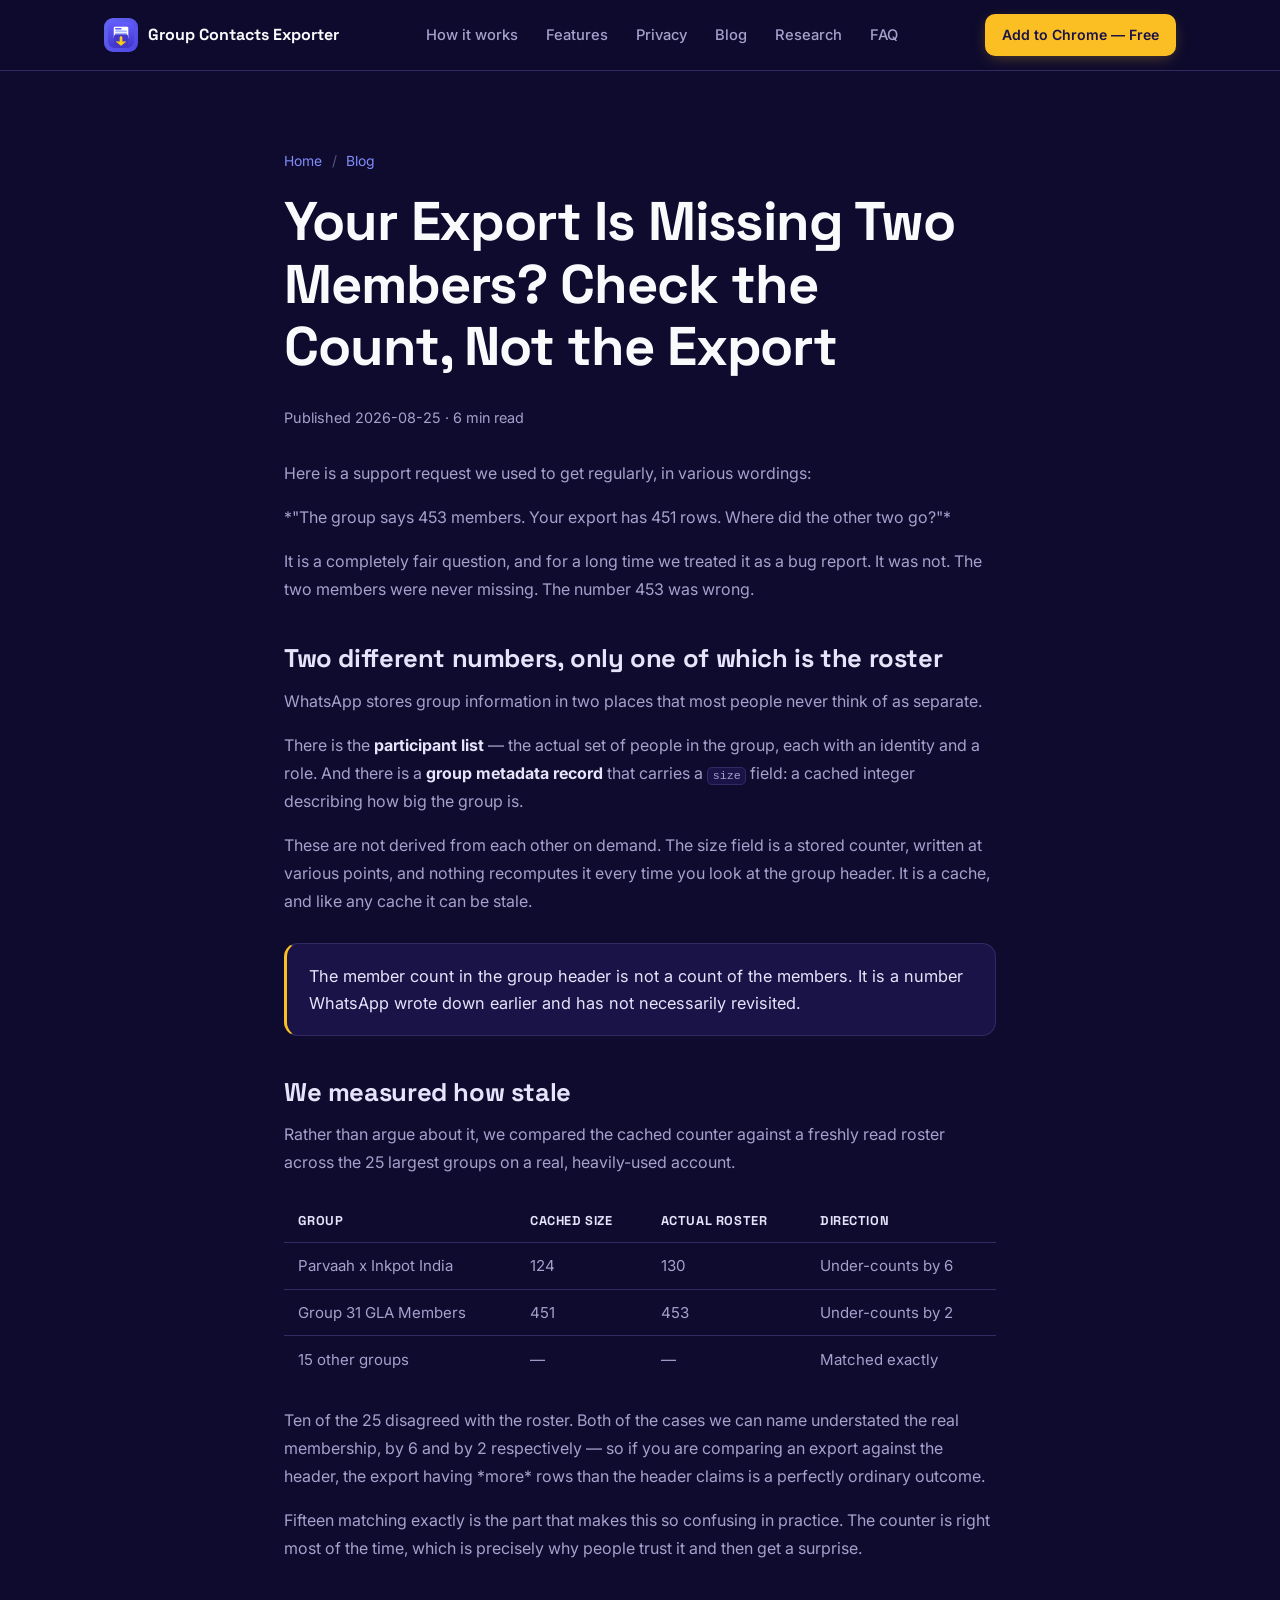
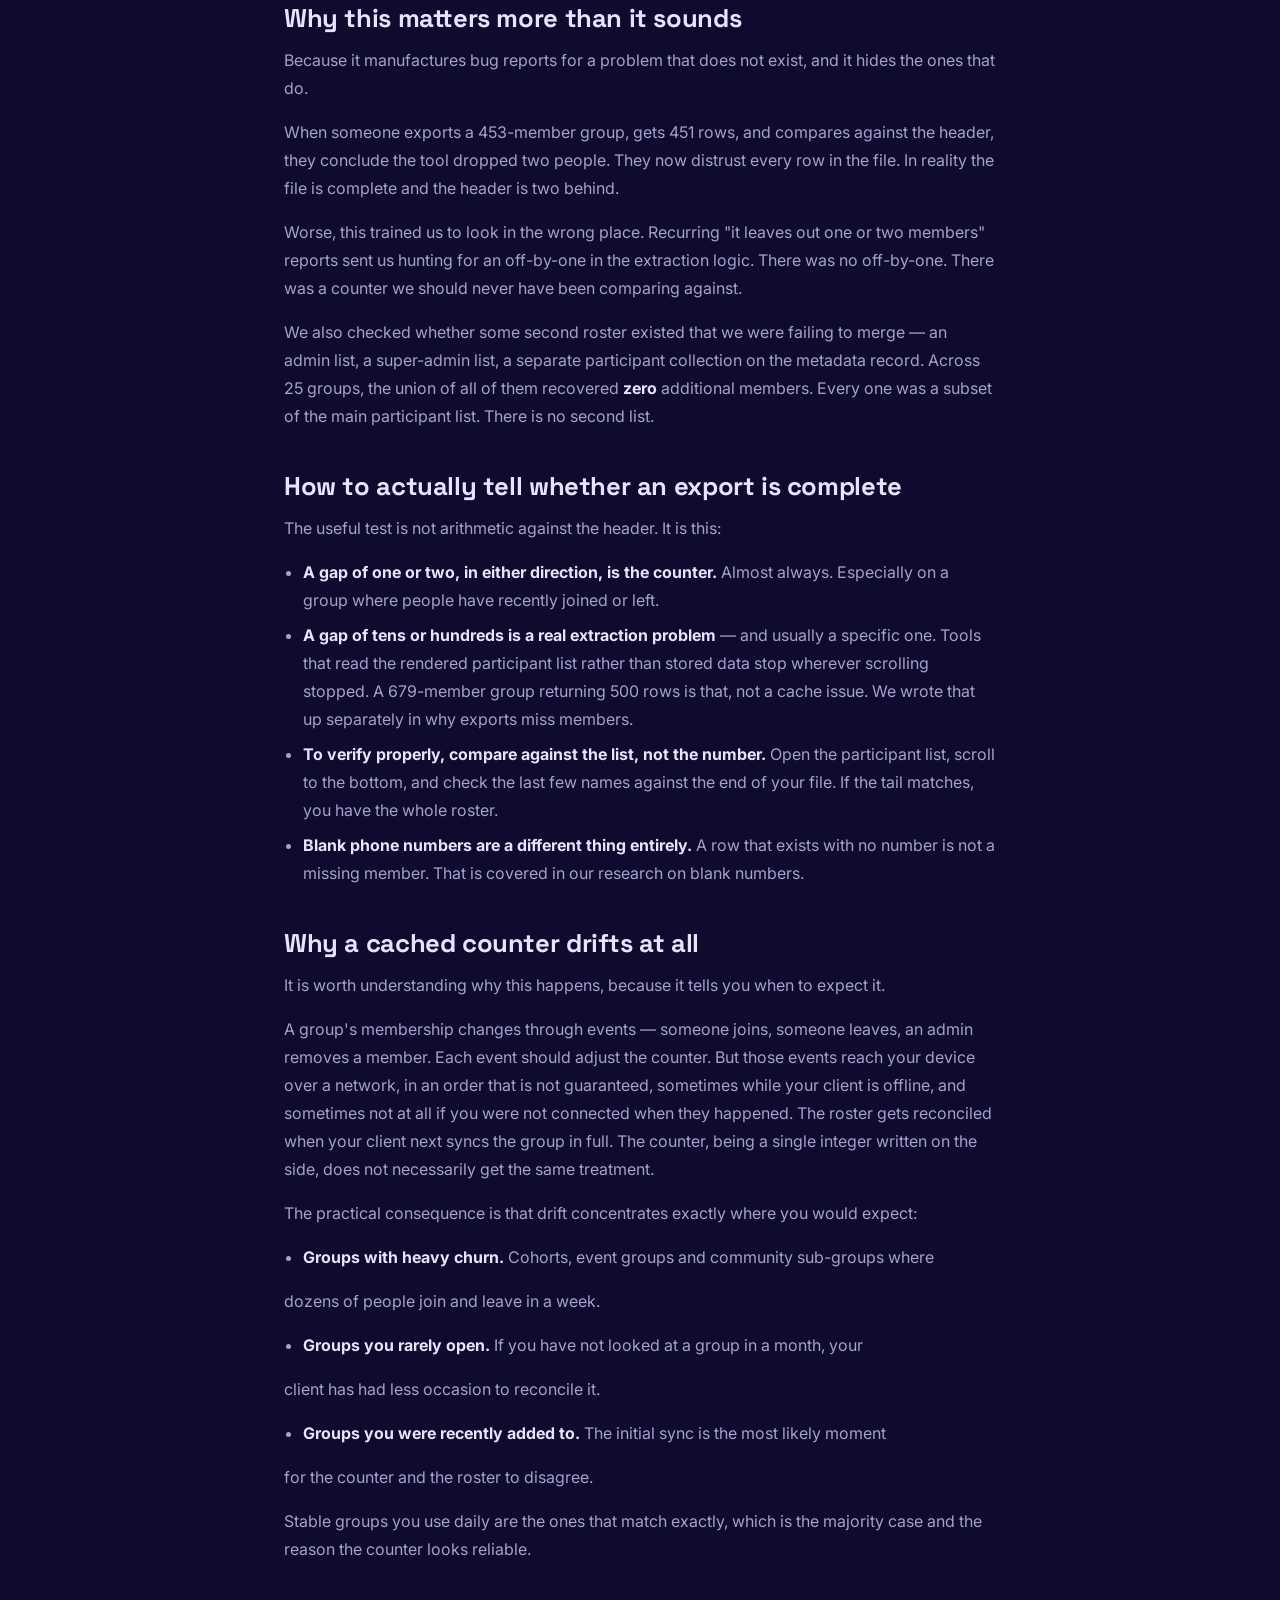
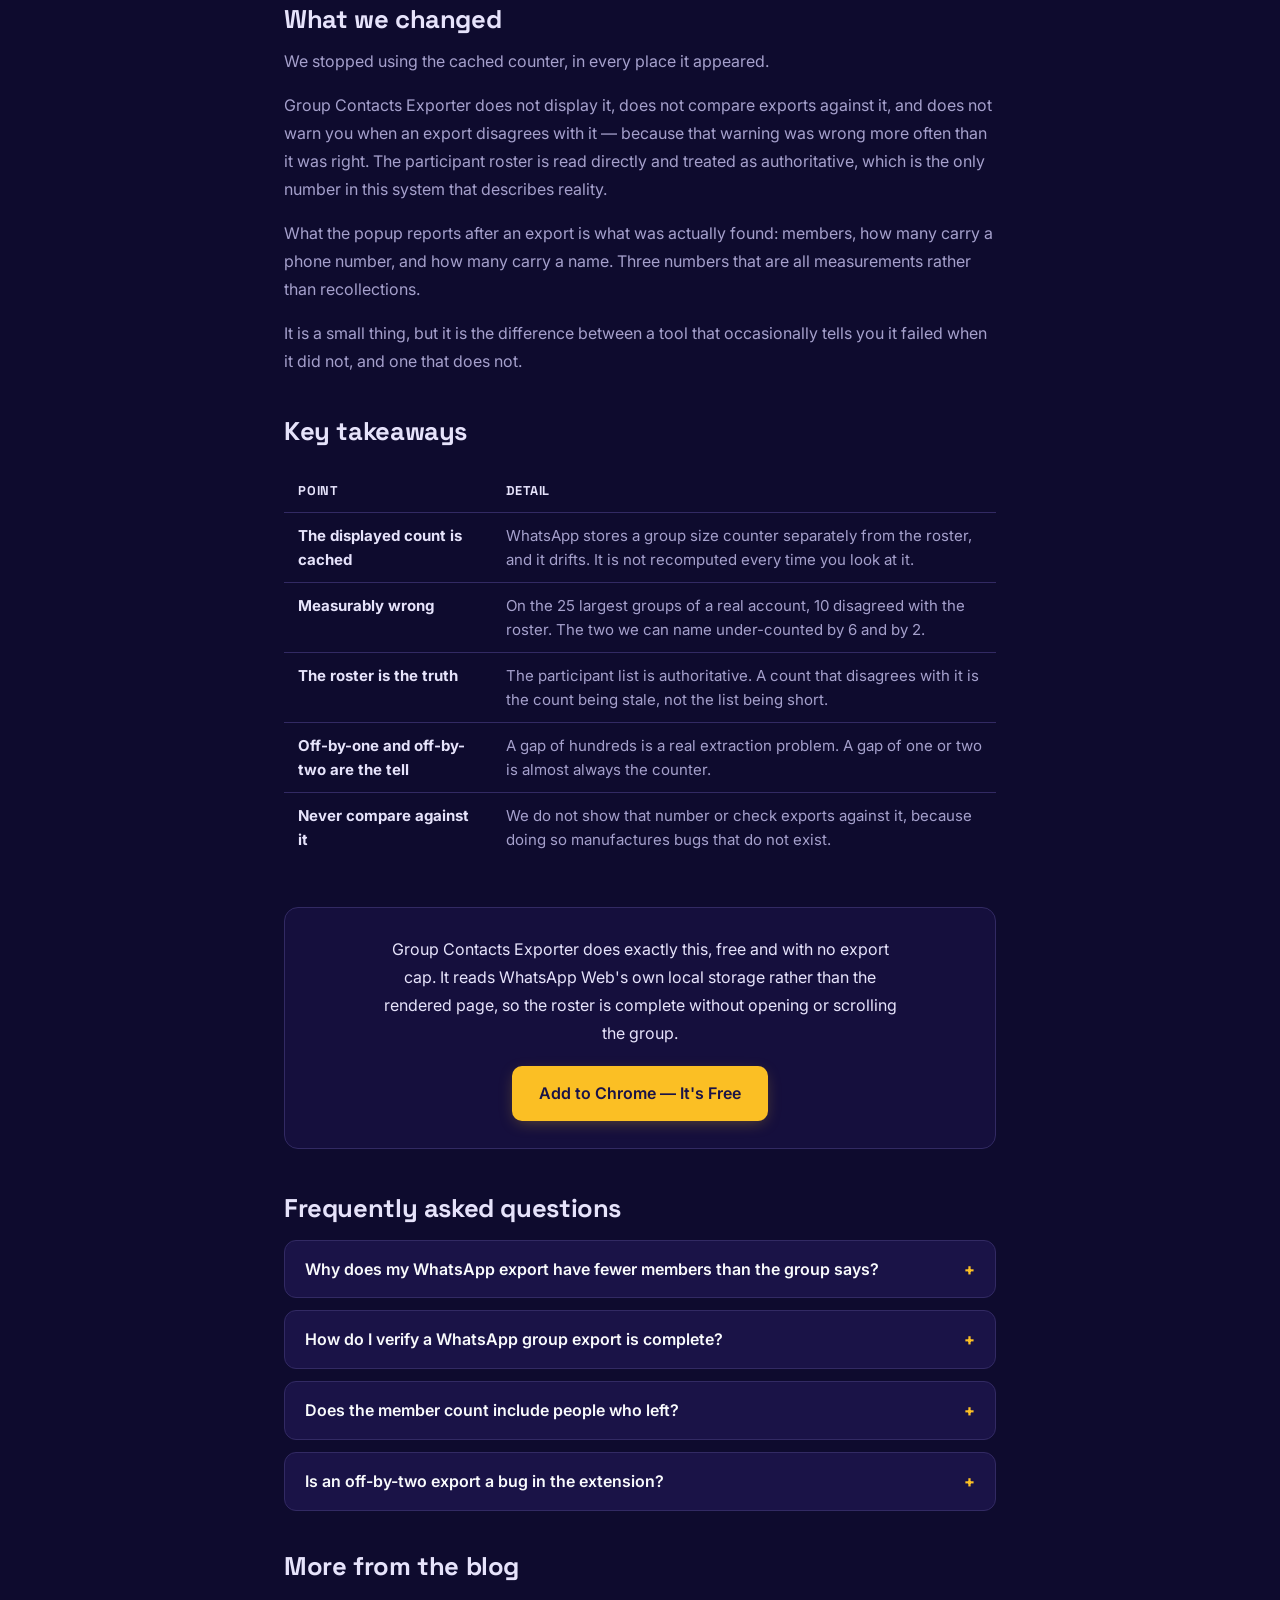
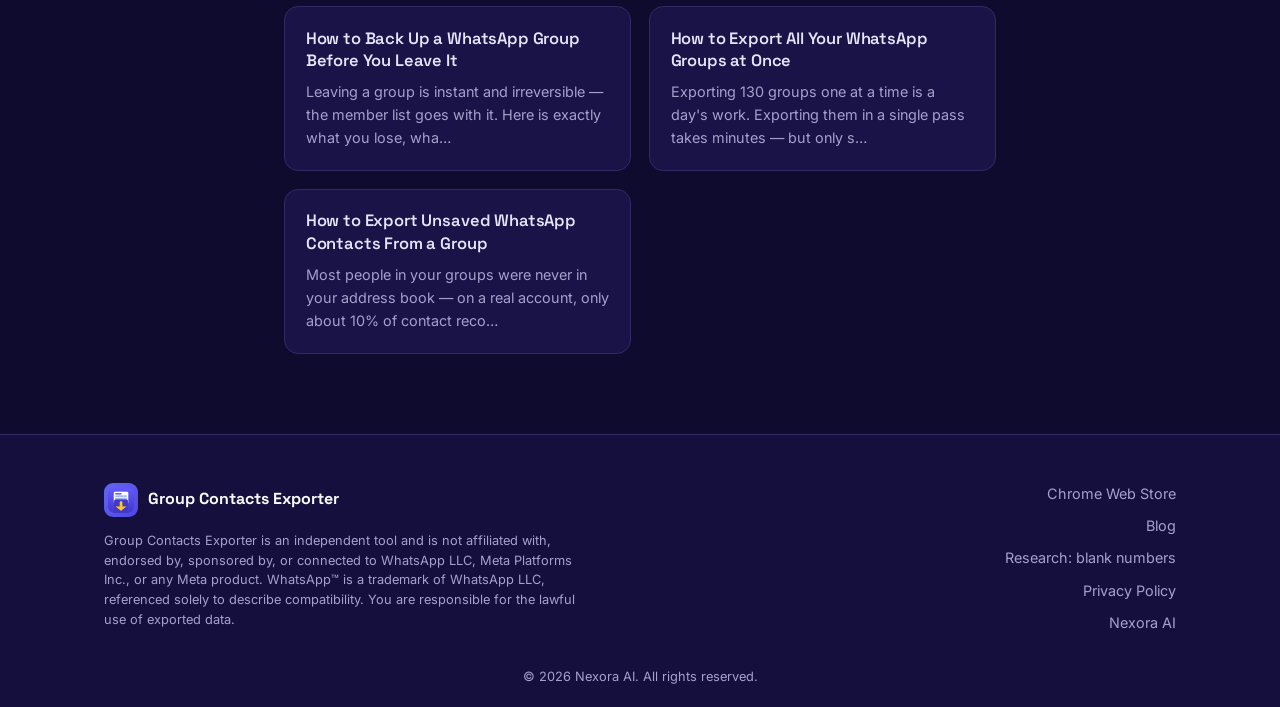
<file: blog/whatsapp-group-member-count-wrong.html>
<!DOCTYPE html>
<html lang="en">
<head>
  <meta charset="UTF-8" />
  <meta name="viewport" content="width=device-width, initial-scale=1.0" />
  <title>Your Export Is Missing Two Members? Check the Count, Not the Export — Group Contacts Exporter</title>
  <meta name="description" content="The member count WhatsApp shows for a group is a cached counter, and we measured it wrong in both directions on 10 of 25 groups. Most &quot;my export lost a few people&quot; reports are this, not lost data." />
  <meta name="keywords" content="whatsapp group member count wrong, export missing members whatsapp, whatsapp group shows different member count, verify whatsapp group export, export contacts from whatsapp group" />
  <meta name="robots" content="index, follow" />
  <link rel="canonical" href="https://groupexporter.nexoraai.co.in/blog/whatsapp-group-member-count-wrong.html" />

  <meta property="og:type" content="article" />
  <meta property="og:site_name" content="Group Contacts Exporter" />
  <meta property="og:title" content="Your Export Is Missing Two Members? Check the Count, Not the Export — Group Contacts Exporter" />
  <meta property="og:description" content="The member count WhatsApp shows for a group is a cached counter, and we measured it wrong in both directions on 10 of 25 groups. Most &quot;my export lost a few people&quot; reports are this, not lost data." />
  <meta property="og:url" content="https://groupexporter.nexoraai.co.in/blog/whatsapp-group-member-count-wrong.html" />
  <meta property="og:image" content="https://groupexporter.nexoraai.co.in/assets/banner-social.webp" />
  <meta property="article:published_time" content="2026-08-25" />
  <meta property="article:modified_time" content="2026-08-25" />
  <meta name="twitter:card" content="summary_large_image" />
  <meta name="twitter:title" content="Your Export Is Missing Two Members? Check the Count, Not the Export" />
  <meta name="twitter:description" content="The member count WhatsApp shows for a group is a cached counter, and we measured it wrong in both directions on 10 of 25 groups. Most &quot;my export lost a few people&quot; reports are this, not lost data." />
  <meta name="twitter:image" content="https://groupexporter.nexoraai.co.in/assets/banner-social.webp" />

  <link rel="icon" href="/assets/icon.webp" type="image/webp" />
  <link rel="preconnect" href="https://fonts.googleapis.com" />
  <link rel="preconnect" href="https://fonts.gstatic.com" crossorigin />
  <link href="https://fonts.googleapis.com/css2?family=Inter:wght@400;500;600;700;800&family=Space+Grotesk:wght@600;700&display=swap" rel="stylesheet" />
  <link rel="stylesheet" href="/css/style.css" />
  <link rel="stylesheet" href="/css/post.css" />

  <script type="application/ld+json">
  {
    "@context": "https://schema.org",
    "@type": "BlogPosting",
    "headline": "Your Export Is Missing Two Members? Check the Count, Not the Export",
    "description": "The member count WhatsApp shows for a group is a cached counter, and we measured it wrong in both directions on 10 of 25 groups. Most \"my export lost a few people\" reports are this, not lost data.",
    "url": "https://groupexporter.nexoraai.co.in/blog/whatsapp-group-member-count-wrong.html",
    "image": "https://groupexporter.nexoraai.co.in/assets/banner-social.webp",
    "datePublished": "2026-08-25",
    "dateModified": "2026-08-25",
    "author": {
      "@type": "Organization",
      "name": "Nexora AI",
      "url": "https://nexoraai.co.in"
    },
    "publisher": {
      "@type": "Organization",
      "name": "Nexora AI",
      "url": "https://nexoraai.co.in"
    },
    "mainEntityOfPage": {
      "@type": "WebPage",
      "@id": "https://groupexporter.nexoraai.co.in/blog/whatsapp-group-member-count-wrong.html"
    }
  }
  </script>
  <script type="application/ld+json">
  {
    "@context": "https://schema.org",
    "@type": "BreadcrumbList",
    "itemListElement": [
      {
        "@type": "ListItem",
        "position": 1,
        "name": "Home",
        "item": "https://groupexporter.nexoraai.co.in/"
      },
      {
        "@type": "ListItem",
        "position": 2,
        "name": "Blog",
        "item": "https://groupexporter.nexoraai.co.in/blog/"
      },
      {
        "@type": "ListItem",
        "position": 3,
        "name": "Your Export Is Missing Two Members? Check the Count, Not the Export"
      }
    ]
  }
  </script>
  <script type="application/ld+json">
  {
    "@context": "https://schema.org",
    "@type": "FAQPage",
    "mainEntity": [
      {
        "@type": "Question",
        "name": "Why does my WhatsApp export have fewer members than the group says?",
        "acceptedAnswer": {
          "@type": "Answer",
          "text": "If the gap is one or two, it is almost certainly WhatsApp's cached group-size counter being stale rather than your export missing people. If the gap is large, the tool is probably reading the rendered page rather than the stored roster."
        }
      },
      {
        "@type": "Question",
        "name": "How do I verify a WhatsApp group export is complete?",
        "acceptedAnswer": {
          "@type": "Answer",
          "text": "Compare it against the participant list itself, not the member count in the group header. Scroll the member list and spot-check the last few names against the end of your file."
        }
      },
      {
        "@type": "Question",
        "name": "Does the member count include people who left?",
        "acceptedAnswer": {
          "@type": "Answer",
          "text": "The cached counter can lag behind both joins and departures, which is exactly why it disagrees with a freshly read roster."
        }
      },
      {
        "@type": "Question",
        "name": "Is an off-by-two export a bug in the extension?",
        "acceptedAnswer": {
          "@type": "Answer",
          "text": "In our measurements, no. We stopped comparing against the cached counter entirely after finding it wrong on 10 of 25 groups."
        }
      }
    ]
  }
  </script>
</head>
<body>

  <a class="skip-link" href="#main">Skip to main content</a>

  <header class="site-header">
    <div class="container nav-inner">
      <a href="/" class="brand" aria-label="Group Contacts Exporter home">
        <span class="brand-mark"><img src="/assets/icon.webp" alt="" width="34" height="34" /></span>
        <span class="brand-name">Group Contacts Exporter</span>
      </a>
      <nav class="nav-links" aria-label="Primary">
        <a href="/#how-it-works">How it works</a>
        <a href="/#features">Features</a>
        <a href="/#privacy">Privacy</a>
        <a href="/blog/">Blog</a>
        <a href="/whatsapp-group-export-blank-numbers.html">Research</a>
        <a href="/#faq">FAQ</a>
      </nav>
      <a class="btn btn-primary btn-small" href="https://chromewebstore.google.com/detail/group-contacts-exporter-%E2%80%94/kmegeibfadlmgejfedidcamnbljekkkp" target="_blank" rel="noopener">Add to Chrome — Free</a>
    </div>
  </header>


  <main id="main">
    <article class="section">
      <div class="container prose">
        <nav class="crumbs" aria-label="Breadcrumb"><a href="/">Home</a> <span>/</span> <a href="/blog/">Blog</a></nav>
        <h1>Your Export Is Missing Two Members? Check the Count, Not the Export</h1>
        <p class="meta-line">Published 2026-08-25 · 6 min read</p>
<p>Here is a support request we used to get regularly, in various wordings:</p>
<p>*"The group says 453 members. Your export has 451 rows. Where did the other two go?"*</p>
<p>It is a completely fair question, and for a long time we treated it as a bug report. It was not. The two members were never missing. The number 453 was wrong.</p>
<h2>Two different numbers, only one of which is the roster</h2>
<p>WhatsApp stores group information in two places that most people never think of as separate.</p>
<p>There is the <strong>participant list</strong> — the actual set of people in the group, each with an identity and a role. And there is a <strong>group metadata record</strong> that carries a <code>size</code> field: a cached integer describing how big the group is.</p>
<p>These are not derived from each other on demand. The size field is a stored counter, written at various points, and nothing recomputes it every time you look at the group header. It is a cache, and like any cache it can be stale.</p>
<blockquote class="keytake"><p>The member count in the group header is not a count of the members. It is a number WhatsApp wrote down earlier and has not necessarily revisited.</p></blockquote>
<h2>We measured how stale</h2>
<p>Rather than argue about it, we compared the cached counter against a freshly read roster across the 25 largest groups on a real, heavily-used account.</p>
<div class="data-table-wrap"><table class="data-table"><thead><tr><th>Group</th><th>Cached size</th><th>Actual roster</th><th>Direction</th></tr></thead><tbody><tr><td>Parvaah x Inkpot India</td><td>124</td><td>130</td><td>Under-counts by 6</td></tr><tr><td>Group 31 GLA Members</td><td>451</td><td>453</td><td>Under-counts by 2</td></tr><tr><td>15 other groups</td><td>—</td><td>—</td><td>Matched exactly</td></tr></tbody></table></div>
<p>Ten of the 25 disagreed with the roster. Both of the cases we can name understated the real membership, by 6 and by 2 respectively — so if you are comparing an export against the header, the export having *more* rows than the header claims is a perfectly ordinary outcome.</p>
<p>Fifteen matching exactly is the part that makes this so confusing in practice. The counter is right most of the time, which is precisely why people trust it and then get a surprise.</p>
<h2>Why this matters more than it sounds</h2>
<p>Because it manufactures bug reports for a problem that does not exist, and it hides the ones that do.</p>
<p>When someone exports a 453-member group, gets 451 rows, and compares against the header, they conclude the tool dropped two people. They now distrust every row in the file. In reality the file is complete and the header is two behind.</p>
<p>Worse, this trained us to look in the wrong place. Recurring "it leaves out one or two members" reports sent us hunting for an off-by-one in the extraction logic. There was no off-by-one. There was a counter we should never have been comparing against.</p>
<p>We also checked whether some second roster existed that we were failing to merge — an admin list, a super-admin list, a separate participant collection on the metadata record. Across 25 groups, the union of all of them recovered <strong>zero</strong> additional members. Every one was a subset of the main participant list. There is no second list.</p>
<h2>How to actually tell whether an export is complete</h2>
<p>The useful test is not arithmetic against the header. It is this:</p>
<ul><li><strong>A gap of one or two, in either direction, is the counter.</strong> Almost always. Especially on a group where people have recently joined or left.</li><li><strong>A gap of tens or hundreds is a real extraction problem</strong> — and usually a specific one. Tools that read the rendered participant list rather than stored data stop wherever scrolling stopped. A 679-member group returning 500 rows is that, not a cache issue. We wrote that up separately in <a href="/blog/whatsapp-group-export-missing-members.html">why exports miss members</a>.</li><li><strong>To verify properly, compare against the list, not the number.</strong> Open the participant list, scroll to the bottom, and check the last few names against the end of your file. If the tail matches, you have the whole roster.</li><li><strong>Blank phone numbers are a different thing entirely.</strong> A row that exists with no number is not a missing member. That is covered in <a href="/whatsapp-group-export-blank-numbers.html">our research on blank numbers</a>.</li></ul>
<h2>Why a cached counter drifts at all</h2>
<p>It is worth understanding why this happens, because it tells you when to expect it.</p>
<p>A group's membership changes through events — someone joins, someone leaves, an admin removes a member. Each event should adjust the counter. But those events reach your device over a network, in an order that is not guaranteed, sometimes while your client is offline, and sometimes not at all if you were not connected when they happened. The roster gets reconciled when your client next syncs the group in full. The counter, being a single integer written on the side, does not necessarily get the same treatment.</p>
<p>The practical consequence is that drift concentrates exactly where you would expect:</p>
<ul><li><strong>Groups with heavy churn.</strong> Cohorts, event groups and community sub-groups where</li></ul>
<p>dozens of people join and leave in a week.</p>
<ul><li><strong>Groups you rarely open.</strong> If you have not looked at a group in a month, your</li></ul>
<p>client has had less occasion to reconcile it.</p>
<ul><li><strong>Groups you were recently added to.</strong> The initial sync is the most likely moment</li></ul>
<p>for the counter and the roster to disagree.</p>
<p>Stable groups you use daily are the ones that match exactly, which is the majority case and the reason the counter looks reliable.</p>
<h2>What we changed</h2>
<p>We stopped using the cached counter, in every place it appeared.</p>
<p>Group Contacts Exporter does not display it, does not compare exports against it, and does not warn you when an export disagrees with it — because that warning was wrong more often than it was right. The participant roster is read directly and treated as authoritative, which is the only number in this system that describes reality.</p>
<p>What the popup reports after an export is what was actually found: members, how many carry a phone number, and how many carry a name. Three numbers that are all measurements rather than recollections.</p>
<p>It is a small thing, but it is the difference between a tool that occasionally tells you it failed when it did not, and one that does not.</p>
<h2 id="key-takeaways">Key takeaways</h2>
<div class="data-table-wrap"><table class="data-table"><thead><tr><th>Point</th><th>Detail</th></tr></thead><tbody><tr><td><strong>The displayed count is cached</strong></td><td>WhatsApp stores a group size counter separately from the roster, and it drifts. It is not recomputed every time you look at it.</td></tr><tr><td><strong>Measurably wrong</strong></td><td>On the 25 largest groups of a real account, 10 disagreed with the roster. The two we can name under-counted by 6 and by 2.</td></tr><tr><td><strong>The roster is the truth</strong></td><td>The participant list is authoritative. A count that disagrees with it is the count being stale, not the list being short.</td></tr><tr><td><strong>Off-by-one and off-by-two are the tell</strong></td><td>A gap of hundreds is a real extraction problem. A gap of one or two is almost always the counter.</td></tr><tr><td><strong>Never compare against it</strong></td><td>We do not show that number or check exports against it, because doing so manufactures bugs that do not exist.</td></tr></tbody></table></div>
<div class="post-cta"><p>Group Contacts Exporter does exactly this, free and with no export cap. It reads WhatsApp Web's own local storage rather than the rendered page, so the roster is complete without opening or scrolling the group.</p><a class="btn btn-primary btn-large" href="https://chromewebstore.google.com/detail/group-contacts-exporter-%E2%80%94/kmegeibfadlmgejfedidcamnbljekkkp" target="_blank" rel="noopener">Add to Chrome — It's Free</a></div>
<h2 id="faq">Frequently asked questions</h2>
<div class="faq-list"><details class="faq-item"><summary>Why does my WhatsApp export have fewer members than the group says?</summary><p>If the gap is one or two, it is almost certainly WhatsApp's cached group-size counter being stale rather than your export missing people. If the gap is large, the tool is probably reading the rendered page rather than the stored roster.</p></details><details class="faq-item"><summary>How do I verify a WhatsApp group export is complete?</summary><p>Compare it against the participant list itself, not the member count in the group header. Scroll the member list and spot-check the last few names against the end of your file.</p></details><details class="faq-item"><summary>Does the member count include people who left?</summary><p>The cached counter can lag behind both joins and departures, which is exactly why it disagrees with a freshly read roster.</p></details><details class="faq-item"><summary>Is an off-by-two export a bug in the extension?</summary><p>In our measurements, no. We stopped comparing against the cached counter entirely after finding it wrong on 10 of 25 groups.</p></details></div>
<h2>More from the blog</h2>
<div class="post-grid"><a class="post-card" href="/blog/backup-whatsapp-group-before-leaving.html"><h3>How to Back Up a WhatsApp Group Before You Leave It</h3><p>Leaving a group is instant and irreversible — the member list goes with it. Here is exactly what you lose, wha…</p></a><a class="post-card" href="/blog/export-all-whatsapp-groups-at-once.html"><h3>How to Export All Your WhatsApp Groups at Once</h3><p>Exporting 130 groups one at a time is a day's work. Exporting them in a single pass takes minutes — but only s…</p></a><a class="post-card" href="/blog/export-unsaved-whatsapp-contacts.html"><h3>How to Export Unsaved WhatsApp Contacts From a Group</h3><p>Most people in your groups were never in your address book — on a real account, only about 10% of contact reco…</p></a></div>
      </div>
    </article>
  </main>

  <footer class="site-footer">
    <div class="container footer-inner">
      <div>
        <a href="/" class="brand">
          <span class="brand-mark"><img src="/assets/icon.webp" alt="" width="34" height="34" /></span>
          <span class="brand-name">Group Contacts Exporter</span>
        </a>
        <p class="footer-disclaimer">
          Group Contacts Exporter is an independent tool and is not affiliated with, endorsed by, sponsored by, or connected to WhatsApp LLC, Meta Platforms Inc., or any Meta product. WhatsApp™ is a trademark of WhatsApp LLC, referenced solely to describe compatibility. You are responsible for the lawful use of exported data.
        </p>
      </div>
      <div class="footer-links">
        <a href="https://chromewebstore.google.com/detail/group-contacts-exporter-%E2%80%94/kmegeibfadlmgejfedidcamnbljekkkp" target="_blank" rel="noopener">Chrome Web Store</a>
        <a href="/blog/">Blog</a>
        <a href="/whatsapp-group-export-blank-numbers.html">Research: blank numbers</a>
        <a href="/privacy-policy.html">Privacy Policy</a>
        <a href="https://nexoraai.co.in" target="_blank" rel="noopener">Nexora AI</a>
      </div>
    </div>
    <p class="footer-copy">&copy; <span id="year"></span> Nexora AI. All rights reserved.</p>
  </footer>

  <script>document.getElementById('year').textContent = new Date().getFullYear();</script>
</body>
</html>
</file>
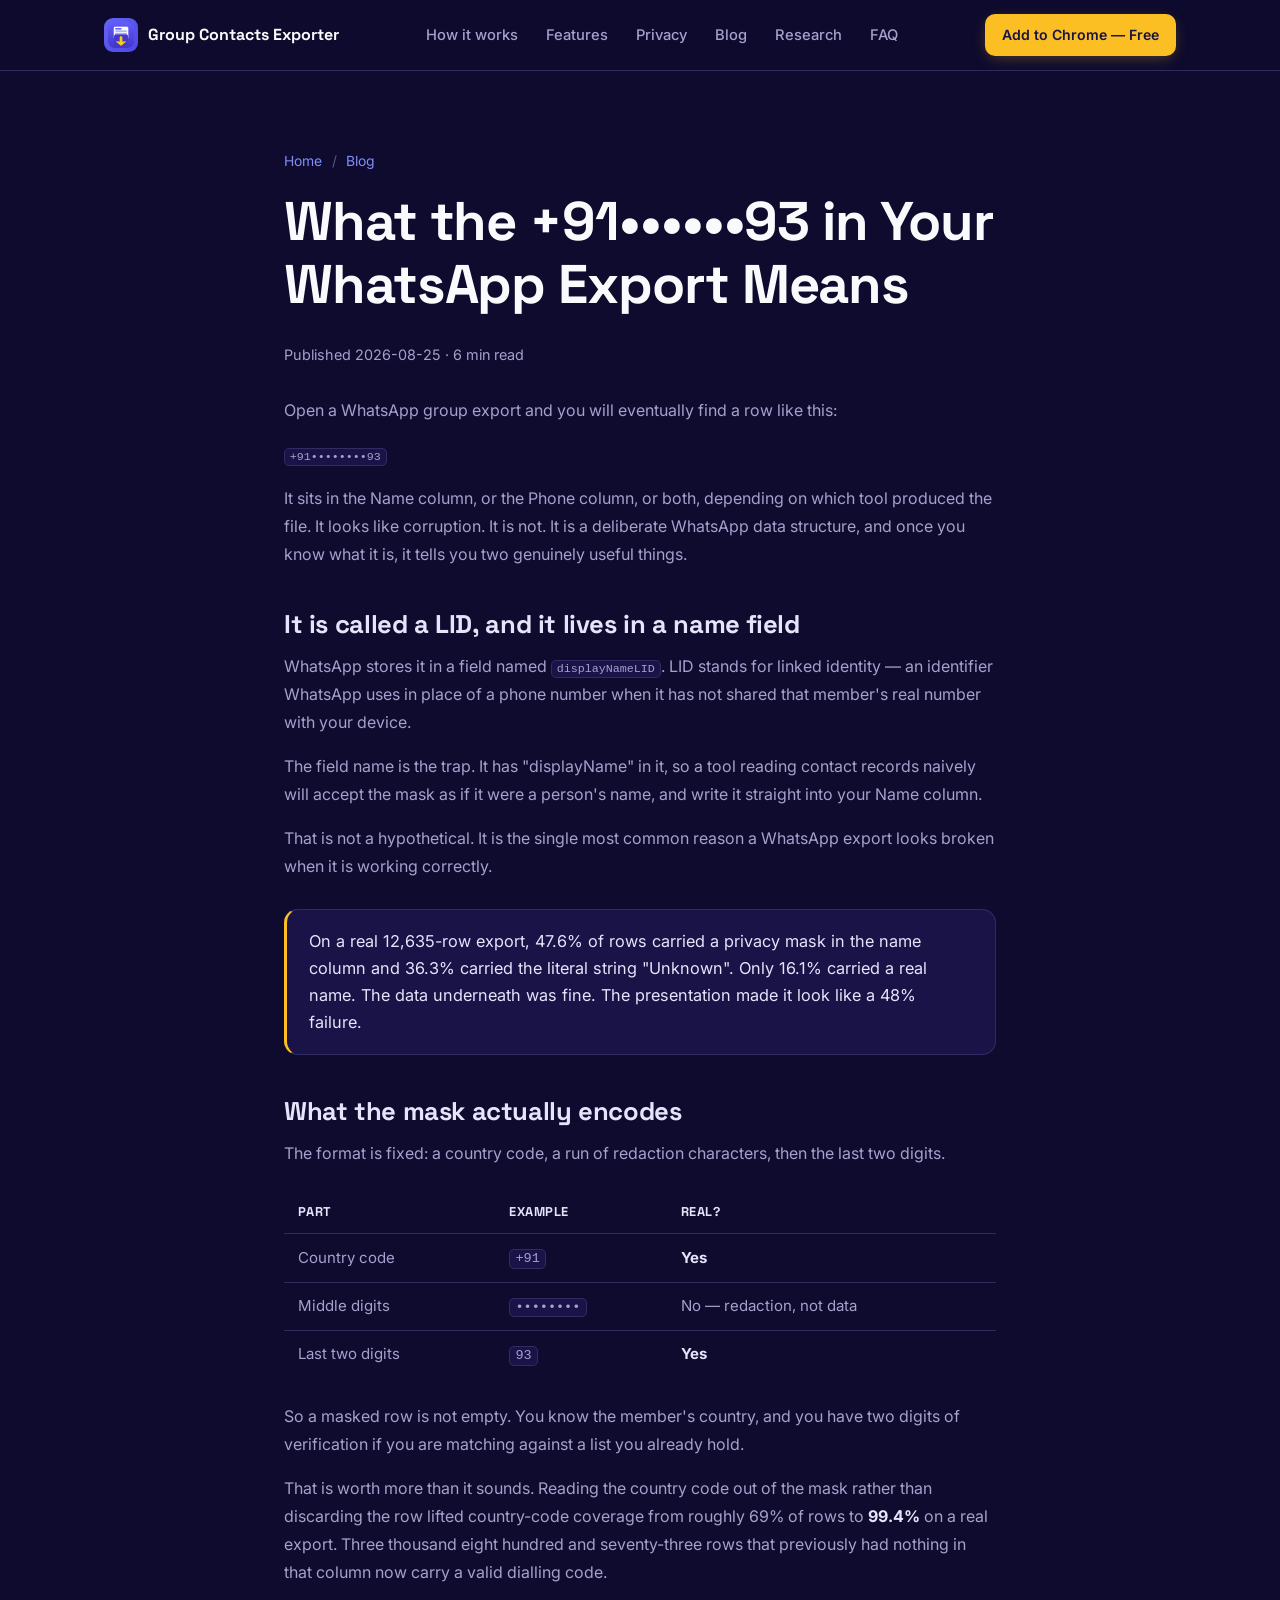
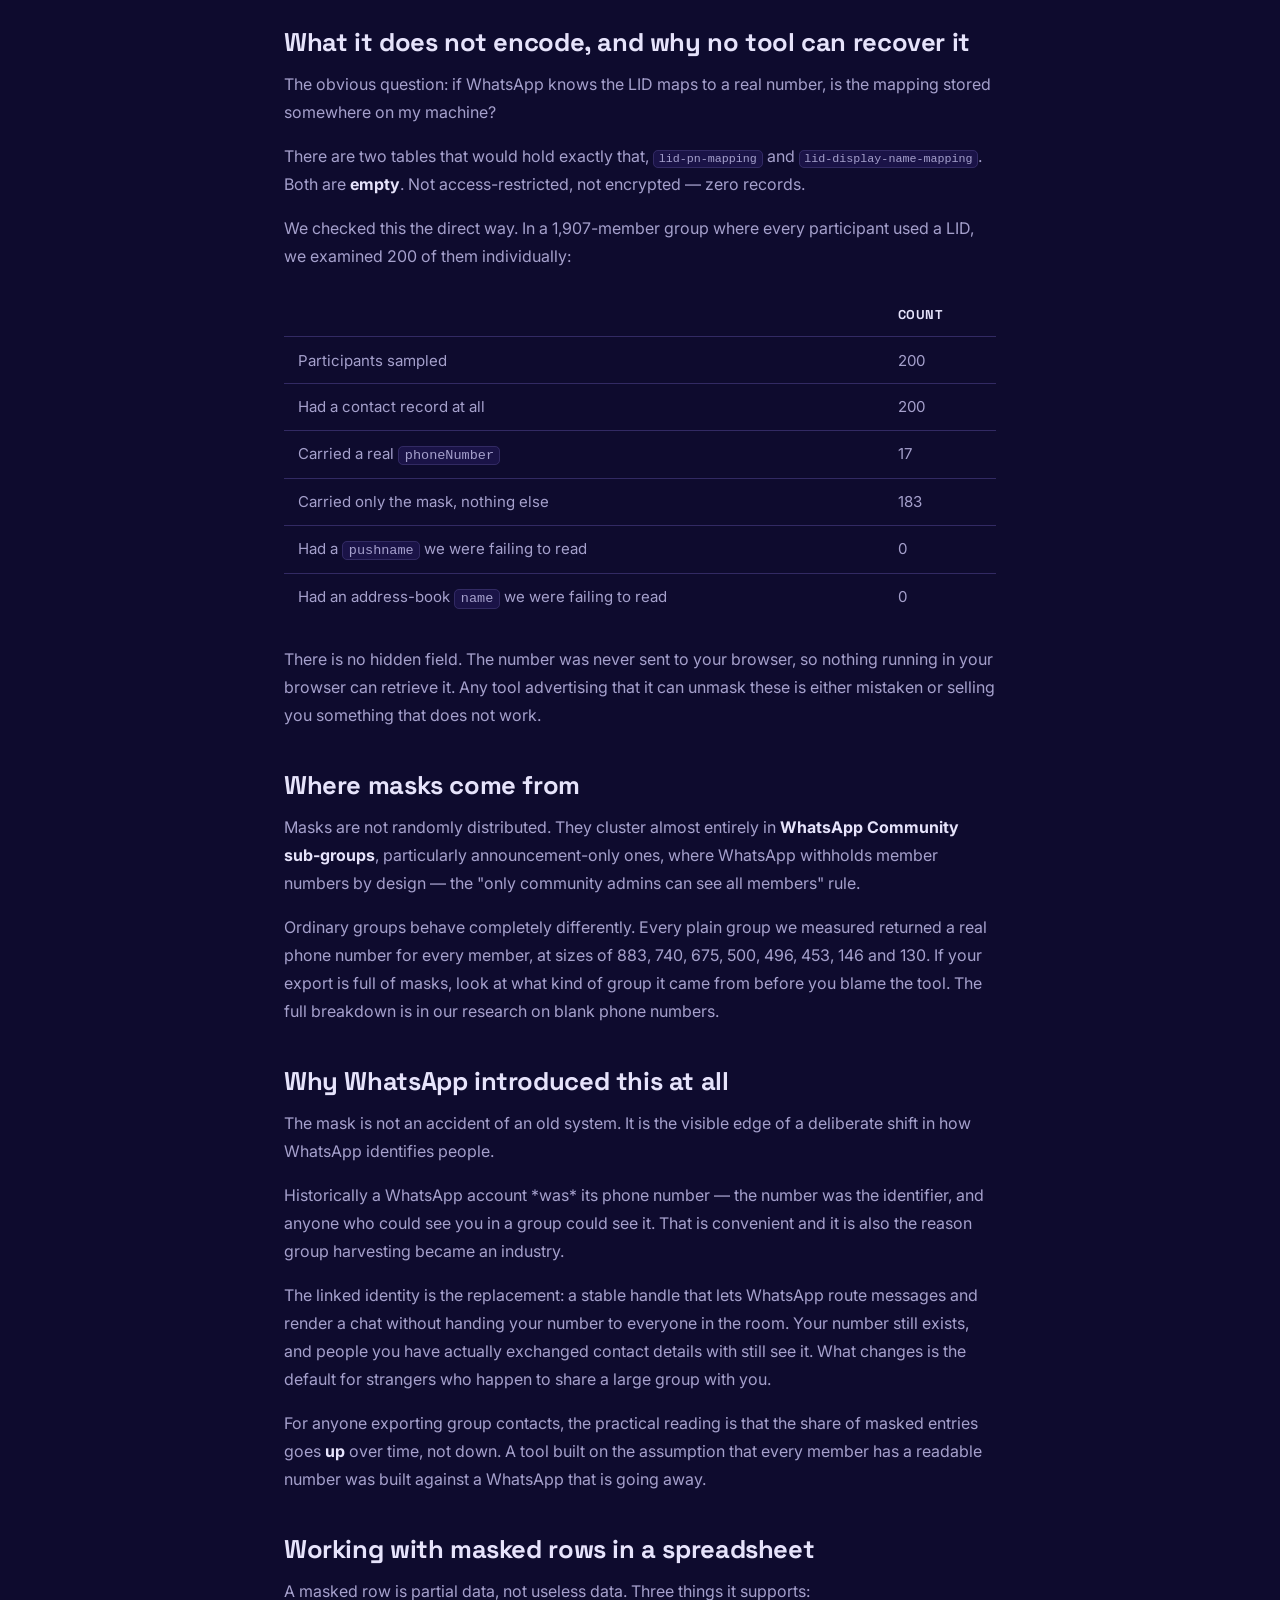
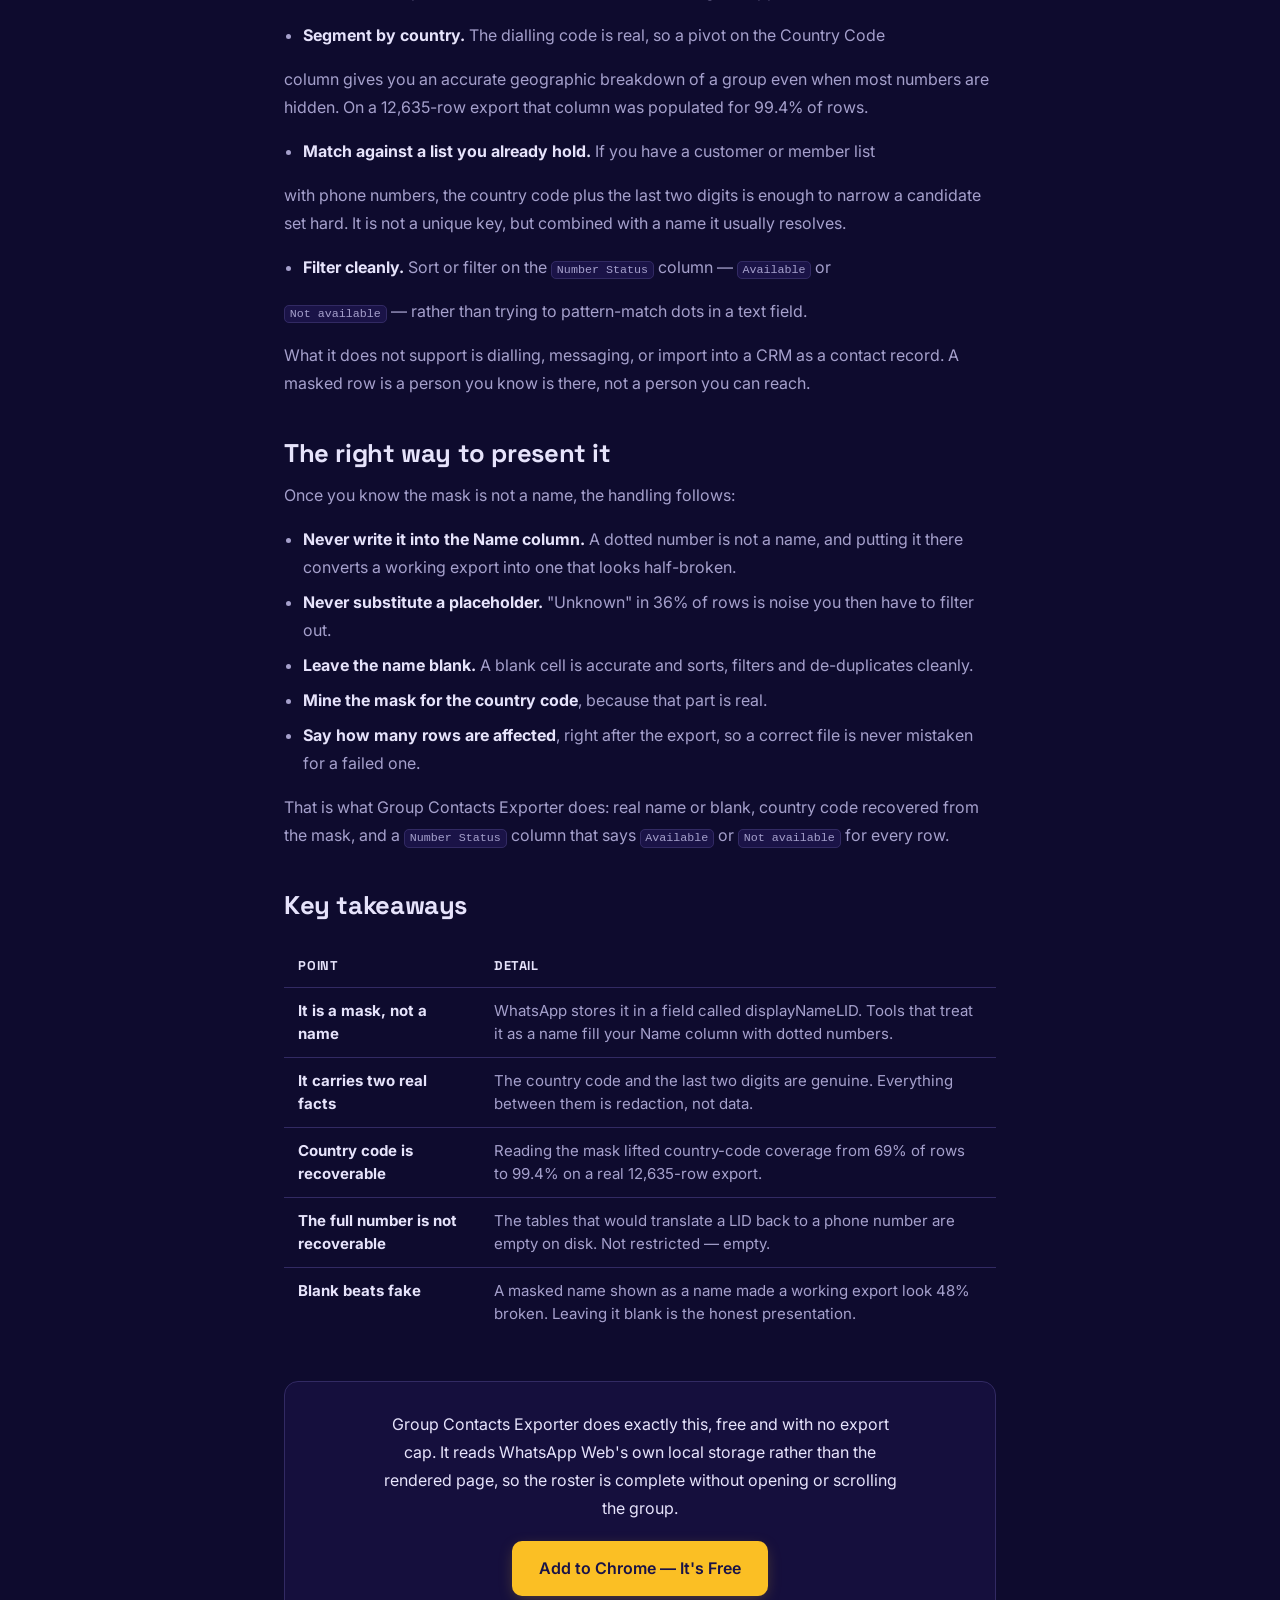
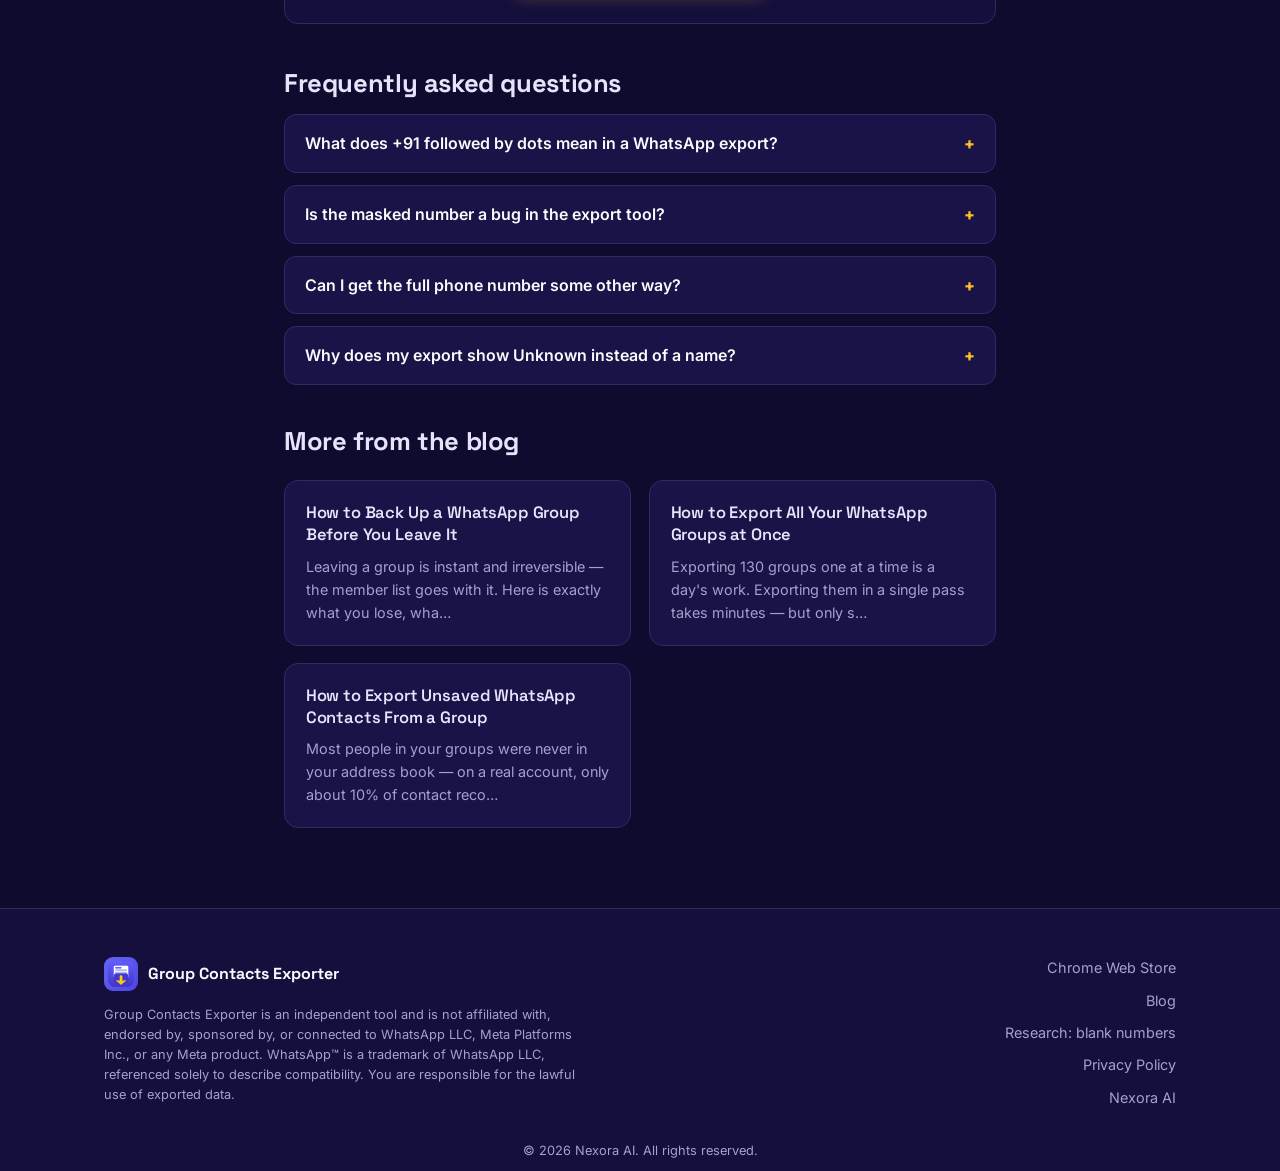
<file: blog/whatsapp-lid-privacy-mask.html>
<!DOCTYPE html>
<html lang="en">
<head>
  <meta charset="UTF-8" />
  <meta name="viewport" content="width=device-width, initial-scale=1.0" />
  <title>What the +91••••••93 in Your WhatsApp Export Means — Group Contacts Exporter</title>
  <meta name="description" content="That masked entry is not a name and not a corrupted number. It is WhatsApp&#x27;s LID privacy mask, and it tells you exactly two useful things about the member it belongs to." />
  <meta name="keywords" content="whatsapp privacy mask, whatsapp lid, export whatsapp group contacts, whatsapp export shows dots instead of number, whatsapp hidden phone number" />
  <meta name="robots" content="index, follow" />
  <link rel="canonical" href="https://groupexporter.nexoraai.co.in/blog/whatsapp-lid-privacy-mask.html" />

  <meta property="og:type" content="article" />
  <meta property="og:site_name" content="Group Contacts Exporter" />
  <meta property="og:title" content="What the +91••••••93 in Your WhatsApp Export Means — Group Contacts Exporter" />
  <meta property="og:description" content="That masked entry is not a name and not a corrupted number. It is WhatsApp&#x27;s LID privacy mask, and it tells you exactly two useful things about the member it belongs to." />
  <meta property="og:url" content="https://groupexporter.nexoraai.co.in/blog/whatsapp-lid-privacy-mask.html" />
  <meta property="og:image" content="https://groupexporter.nexoraai.co.in/assets/banner-social.webp" />
  <meta property="article:published_time" content="2026-08-25" />
  <meta property="article:modified_time" content="2026-08-25" />
  <meta name="twitter:card" content="summary_large_image" />
  <meta name="twitter:title" content="What the +91••••••93 in Your WhatsApp Export Means" />
  <meta name="twitter:description" content="That masked entry is not a name and not a corrupted number. It is WhatsApp&#x27;s LID privacy mask, and it tells you exactly two useful things about the member it belongs to." />
  <meta name="twitter:image" content="https://groupexporter.nexoraai.co.in/assets/banner-social.webp" />

  <link rel="icon" href="/assets/icon.webp" type="image/webp" />
  <link rel="preconnect" href="https://fonts.googleapis.com" />
  <link rel="preconnect" href="https://fonts.gstatic.com" crossorigin />
  <link href="https://fonts.googleapis.com/css2?family=Inter:wght@400;500;600;700;800&family=Space+Grotesk:wght@600;700&display=swap" rel="stylesheet" />
  <link rel="stylesheet" href="/css/style.css" />
  <link rel="stylesheet" href="/css/post.css" />

  <script type="application/ld+json">
  {
    "@context": "https://schema.org",
    "@type": "BlogPosting",
    "headline": "What the +91••••••93 in Your WhatsApp Export Means",
    "description": "That masked entry is not a name and not a corrupted number. It is WhatsApp's LID privacy mask, and it tells you exactly two useful things about the member it belongs to.",
    "url": "https://groupexporter.nexoraai.co.in/blog/whatsapp-lid-privacy-mask.html",
    "image": "https://groupexporter.nexoraai.co.in/assets/banner-social.webp",
    "datePublished": "2026-08-25",
    "dateModified": "2026-08-25",
    "author": {
      "@type": "Organization",
      "name": "Nexora AI",
      "url": "https://nexoraai.co.in"
    },
    "publisher": {
      "@type": "Organization",
      "name": "Nexora AI",
      "url": "https://nexoraai.co.in"
    },
    "mainEntityOfPage": {
      "@type": "WebPage",
      "@id": "https://groupexporter.nexoraai.co.in/blog/whatsapp-lid-privacy-mask.html"
    }
  }
  </script>
  <script type="application/ld+json">
  {
    "@context": "https://schema.org",
    "@type": "BreadcrumbList",
    "itemListElement": [
      {
        "@type": "ListItem",
        "position": 1,
        "name": "Home",
        "item": "https://groupexporter.nexoraai.co.in/"
      },
      {
        "@type": "ListItem",
        "position": 2,
        "name": "Blog",
        "item": "https://groupexporter.nexoraai.co.in/blog/"
      },
      {
        "@type": "ListItem",
        "position": 3,
        "name": "What the +91••••••93 in Your WhatsApp Export Means"
      }
    ]
  }
  </script>
  <script type="application/ld+json">
  {
    "@context": "https://schema.org",
    "@type": "FAQPage",
    "mainEntity": [
      {
        "@type": "Question",
        "name": "What does +91 followed by dots mean in a WhatsApp export?",
        "acceptedAnswer": {
          "@type": "Answer",
          "text": "It is WhatsApp's LID privacy mask. The country code and last two digits are real, the middle is redacted, and it appears when WhatsApp has not shared that member's full number with your device."
        }
      },
      {
        "@type": "Question",
        "name": "Is the masked number a bug in the export tool?",
        "acceptedAnswer": {
          "@type": "Answer",
          "text": "No. The mask is what WhatsApp stored. A tool can either show it, hide it, or mistake it for a name, but no tool can turn it back into a full number."
        }
      },
      {
        "@type": "Question",
        "name": "Can I get the full phone number some other way?",
        "acceptedAnswer": {
          "@type": "Answer",
          "text": "Not from the browser. The lid-pn-mapping table that would translate it is empty on disk. If the person is in a group where WhatsApp shares numbers, you already have it."
        }
      },
      {
        "@type": "Question",
        "name": "Why does my export show Unknown instead of a name?",
        "acceptedAnswer": {
          "@type": "Answer",
          "text": "Older versions of many tools write a literal \"Unknown\" when no name field exists. On a real 12,635-row export that was 36.3% of rows. A blank cell is more accurate."
        }
      }
    ]
  }
  </script>
</head>
<body>

  <a class="skip-link" href="#main">Skip to main content</a>

  <header class="site-header">
    <div class="container nav-inner">
      <a href="/" class="brand" aria-label="Group Contacts Exporter home">
        <span class="brand-mark"><img src="/assets/icon.webp" alt="" width="34" height="34" /></span>
        <span class="brand-name">Group Contacts Exporter</span>
      </a>
      <nav class="nav-links" aria-label="Primary">
        <a href="/#how-it-works">How it works</a>
        <a href="/#features">Features</a>
        <a href="/#privacy">Privacy</a>
        <a href="/blog/">Blog</a>
        <a href="/whatsapp-group-export-blank-numbers.html">Research</a>
        <a href="/#faq">FAQ</a>
      </nav>
      <a class="btn btn-primary btn-small" href="https://chromewebstore.google.com/detail/group-contacts-exporter-%E2%80%94/kmegeibfadlmgejfedidcamnbljekkkp" target="_blank" rel="noopener">Add to Chrome — Free</a>
    </div>
  </header>


  <main id="main">
    <article class="section">
      <div class="container prose">
        <nav class="crumbs" aria-label="Breadcrumb"><a href="/">Home</a> <span>/</span> <a href="/blog/">Blog</a></nav>
        <h1>What the +91••••••93 in Your WhatsApp Export Means</h1>
        <p class="meta-line">Published 2026-08-25 · 6 min read</p>
<p>Open a WhatsApp group export and you will eventually find a row like this:</p>
<p><code>+91••••••••93</code></p>
<p>It sits in the Name column, or the Phone column, or both, depending on which tool produced the file. It looks like corruption. It is not. It is a deliberate WhatsApp data structure, and once you know what it is, it tells you two genuinely useful things.</p>
<h2>It is called a LID, and it lives in a name field</h2>
<p>WhatsApp stores it in a field named <code>displayNameLID</code>. LID stands for linked identity — an identifier WhatsApp uses in place of a phone number when it has not shared that member's real number with your device.</p>
<p>The field name is the trap. It has "displayName" in it, so a tool reading contact records naively will accept the mask as if it were a person's name, and write it straight into your Name column.</p>
<p>That is not a hypothetical. It is the single most common reason a WhatsApp export looks broken when it is working correctly.</p>
<blockquote class="keytake"><p>On a real 12,635-row export, 47.6% of rows carried a privacy mask in the name column and 36.3% carried the literal string "Unknown". Only 16.1% carried a real name. The data underneath was fine. The presentation made it look like a 48% failure.</p></blockquote>
<h2>What the mask actually encodes</h2>
<p>The format is fixed: a country code, a run of redaction characters, then the last two digits.</p>
<div class="data-table-wrap"><table class="data-table"><thead><tr><th>Part</th><th>Example</th><th>Real?</th></tr></thead><tbody><tr><td>Country code</td><td><code>+91</code></td><td><strong>Yes</strong></td></tr><tr><td>Middle digits</td><td><code>••••••••</code></td><td>No — redaction, not data</td></tr><tr><td>Last two digits</td><td><code>93</code></td><td><strong>Yes</strong></td></tr></tbody></table></div>
<p>So a masked row is not empty. You know the member's country, and you have two digits of verification if you are matching against a list you already hold.</p>
<p>That is worth more than it sounds. Reading the country code out of the mask rather than discarding the row lifted country-code coverage from roughly 69% of rows to <strong>99.4%</strong> on a real export. Three thousand eight hundred and seventy-three rows that previously had nothing in that column now carry a valid dialling code.</p>
<h2>What it does not encode, and why no tool can recover it</h2>
<p>The obvious question: if WhatsApp knows the LID maps to a real number, is the mapping stored somewhere on my machine?</p>
<p>There are two tables that would hold exactly that, <code>lid-pn-mapping</code> and <code>lid-display-name-mapping</code>. Both are <strong>empty</strong>. Not access-restricted, not encrypted — zero records.</p>
<p>We checked this the direct way. In a 1,907-member group where every participant used a LID, we examined 200 of them individually:</p>
<div class="data-table-wrap"><table class="data-table"><thead><tr><th></th><th>Count</th></tr></thead><tbody><tr><td>Participants sampled</td><td>200</td></tr><tr><td>Had a contact record at all</td><td>200</td></tr><tr><td>Carried a real <code>phoneNumber</code></td><td>17</td></tr><tr><td>Carried only the mask, nothing else</td><td>183</td></tr><tr><td>Had a <code>pushname</code> we were failing to read</td><td>0</td></tr><tr><td>Had an address-book <code>name</code> we were failing to read</td><td>0</td></tr></tbody></table></div>
<p>There is no hidden field. The number was never sent to your browser, so nothing running in your browser can retrieve it. Any tool advertising that it can unmask these is either mistaken or selling you something that does not work.</p>
<h2>Where masks come from</h2>
<p>Masks are not randomly distributed. They cluster almost entirely in <strong>WhatsApp Community sub-groups</strong>, particularly announcement-only ones, where WhatsApp withholds member numbers by design — the "only community admins can see all members" rule.</p>
<p>Ordinary groups behave completely differently. Every plain group we measured returned a real phone number for every member, at sizes of 883, 740, 675, 500, 496, 453, 146 and 130. If your export is full of masks, look at what kind of group it came from before you blame the tool. The full breakdown is in <a href="/whatsapp-group-export-blank-numbers.html">our research on blank phone numbers</a>.</p>
<h2>Why WhatsApp introduced this at all</h2>
<p>The mask is not an accident of an old system. It is the visible edge of a deliberate shift in how WhatsApp identifies people.</p>
<p>Historically a WhatsApp account *was* its phone number — the number was the identifier, and anyone who could see you in a group could see it. That is convenient and it is also the reason group harvesting became an industry.</p>
<p>The linked identity is the replacement: a stable handle that lets WhatsApp route messages and render a chat without handing your number to everyone in the room. Your number still exists, and people you have actually exchanged contact details with still see it. What changes is the default for strangers who happen to share a large group with you.</p>
<p>For anyone exporting group contacts, the practical reading is that the share of masked entries goes <strong>up</strong> over time, not down. A tool built on the assumption that every member has a readable number was built against a WhatsApp that is going away.</p>
<h2>Working with masked rows in a spreadsheet</h2>
<p>A masked row is partial data, not useless data. Three things it supports:</p>
<ul><li><strong>Segment by country.</strong> The dialling code is real, so a pivot on the Country Code</li></ul>
<p>column gives you an accurate geographic breakdown of a group even when most numbers are hidden. On a 12,635-row export that column was populated for 99.4% of rows.</p>
<ul><li><strong>Match against a list you already hold.</strong> If you have a customer or member list</li></ul>
<p>with phone numbers, the country code plus the last two digits is enough to narrow a candidate set hard. It is not a unique key, but combined with a name it usually resolves.</p>
<ul><li><strong>Filter cleanly.</strong> Sort or filter on the <code>Number Status</code> column — <code>Available</code> or</li></ul>
<p><code>Not available</code> — rather than trying to pattern-match dots in a text field.</p>
<p>What it does not support is dialling, messaging, or import into a CRM as a contact record. A masked row is a person you know is there, not a person you can reach.</p>
<h2>The right way to present it</h2>
<p>Once you know the mask is not a name, the handling follows:</p>
<ul><li><strong>Never write it into the Name column.</strong> A dotted number is not a name, and putting it there converts a working export into one that looks half-broken.</li><li><strong>Never substitute a placeholder.</strong> "Unknown" in 36% of rows is noise you then have to filter out.</li><li><strong>Leave the name blank.</strong> A blank cell is accurate and sorts, filters and de-duplicates cleanly.</li><li><strong>Mine the mask for the country code</strong>, because that part is real.</li><li><strong>Say how many rows are affected</strong>, right after the export, so a correct file is never mistaken for a failed one.</li></ul>
<p>That is what Group Contacts Exporter does: real name or blank, country code recovered from the mask, and a <code>Number Status</code> column that says <code>Available</code> or <code>Not available</code> for every row.</p>
<h2 id="key-takeaways">Key takeaways</h2>
<div class="data-table-wrap"><table class="data-table"><thead><tr><th>Point</th><th>Detail</th></tr></thead><tbody><tr><td><strong>It is a mask, not a name</strong></td><td>WhatsApp stores it in a field called displayNameLID. Tools that treat it as a name fill your Name column with dotted numbers.</td></tr><tr><td><strong>It carries two real facts</strong></td><td>The country code and the last two digits are genuine. Everything between them is redaction, not data.</td></tr><tr><td><strong>Country code is recoverable</strong></td><td>Reading the mask lifted country-code coverage from 69% of rows to 99.4% on a real 12,635-row export.</td></tr><tr><td><strong>The full number is not recoverable</strong></td><td>The tables that would translate a LID back to a phone number are empty on disk. Not restricted — empty.</td></tr><tr><td><strong>Blank beats fake</strong></td><td>A masked name shown as a name made a working export look 48% broken. Leaving it blank is the honest presentation.</td></tr></tbody></table></div>
<div class="post-cta"><p>Group Contacts Exporter does exactly this, free and with no export cap. It reads WhatsApp Web's own local storage rather than the rendered page, so the roster is complete without opening or scrolling the group.</p><a class="btn btn-primary btn-large" href="https://chromewebstore.google.com/detail/group-contacts-exporter-%E2%80%94/kmegeibfadlmgejfedidcamnbljekkkp" target="_blank" rel="noopener">Add to Chrome — It's Free</a></div>
<h2 id="faq">Frequently asked questions</h2>
<div class="faq-list"><details class="faq-item"><summary>What does +91 followed by dots mean in a WhatsApp export?</summary><p>It is WhatsApp's LID privacy mask. The country code and last two digits are real, the middle is redacted, and it appears when WhatsApp has not shared that member's full number with your device.</p></details><details class="faq-item"><summary>Is the masked number a bug in the export tool?</summary><p>No. The mask is what WhatsApp stored. A tool can either show it, hide it, or mistake it for a name, but no tool can turn it back into a full number.</p></details><details class="faq-item"><summary>Can I get the full phone number some other way?</summary><p>Not from the browser. The lid-pn-mapping table that would translate it is empty on disk. If the person is in a group where WhatsApp shares numbers, you already have it.</p></details><details class="faq-item"><summary>Why does my export show Unknown instead of a name?</summary><p>Older versions of many tools write a literal "Unknown" when no name field exists. On a real 12,635-row export that was 36.3% of rows. A blank cell is more accurate.</p></details></div>
<h2>More from the blog</h2>
<div class="post-grid"><a class="post-card" href="/blog/backup-whatsapp-group-before-leaving.html"><h3>How to Back Up a WhatsApp Group Before You Leave It</h3><p>Leaving a group is instant and irreversible — the member list goes with it. Here is exactly what you lose, wha…</p></a><a class="post-card" href="/blog/export-all-whatsapp-groups-at-once.html"><h3>How to Export All Your WhatsApp Groups at Once</h3><p>Exporting 130 groups one at a time is a day's work. Exporting them in a single pass takes minutes — but only s…</p></a><a class="post-card" href="/blog/export-unsaved-whatsapp-contacts.html"><h3>How to Export Unsaved WhatsApp Contacts From a Group</h3><p>Most people in your groups were never in your address book — on a real account, only about 10% of contact reco…</p></a></div>
      </div>
    </article>
  </main>

  <footer class="site-footer">
    <div class="container footer-inner">
      <div>
        <a href="/" class="brand">
          <span class="brand-mark"><img src="/assets/icon.webp" alt="" width="34" height="34" /></span>
          <span class="brand-name">Group Contacts Exporter</span>
        </a>
        <p class="footer-disclaimer">
          Group Contacts Exporter is an independent tool and is not affiliated with, endorsed by, sponsored by, or connected to WhatsApp LLC, Meta Platforms Inc., or any Meta product. WhatsApp™ is a trademark of WhatsApp LLC, referenced solely to describe compatibility. You are responsible for the lawful use of exported data.
        </p>
      </div>
      <div class="footer-links">
        <a href="https://chromewebstore.google.com/detail/group-contacts-exporter-%E2%80%94/kmegeibfadlmgejfedidcamnbljekkkp" target="_blank" rel="noopener">Chrome Web Store</a>
        <a href="/blog/">Blog</a>
        <a href="/whatsapp-group-export-blank-numbers.html">Research: blank numbers</a>
        <a href="/privacy-policy.html">Privacy Policy</a>
        <a href="https://nexoraai.co.in" target="_blank" rel="noopener">Nexora AI</a>
      </div>
    </div>
    <p class="footer-copy">&copy; <span id="year"></span> Nexora AI. All rights reserved.</p>
  </footer>

  <script>document.getElementById('year').textContent = new Date().getFullYear();</script>
</body>
</html>
</file>
<file: css/style.css>
:root {
  --bg: #0e0b2e;
  --bg-alt: #150f3d;
  --surface: #1a1347;
  --border: #322a63;
  --text: #e6e3fb;
  --text-dim: #a5a0cc;
  --accent: #fbbf24;
  --accent-2: #818cf8;
  --accent-grad: linear-gradient(135deg, #6366f1, #4f46e5);
  --radius: 14px;
  --max-w: 1120px;
  --font-heading: "Space Grotesk", "Inter", system-ui, sans-serif;
  --font-body: "Inter", system-ui, sans-serif;
}

* { box-sizing: border-box; }

html { scroll-behavior: smooth; }

body {
  margin: 0;
  background: var(--bg);
  color: var(--text);
  font-family: var(--font-body);
  line-height: 1.55;
  -webkit-font-smoothing: antialiased;
}

h1, h2, h3 {
  font-family: var(--font-heading);
  color: #f8fafc;
  line-height: 1.15;
  letter-spacing: -0.02em;
  margin: 0 0 0.5em;
}

h1 { font-size: clamp(2.1rem, 4.8vw, 3.4rem); font-weight: 700; }
h2 { font-size: clamp(1.6rem, 3vw, 2.3rem); font-weight: 700; letter-spacing: -0.015em; }
h3 { font-size: 1.15rem; font-weight: 600; letter-spacing: -0.01em; }

p { color: var(--text-dim); margin: 0 0 1em; }

a { color: inherit; text-decoration: none; }

.container {
  max-width: var(--max-w);
  margin: 0 auto;
  padding: 0 24px;
}

.skip-link {
  position: absolute;
  left: -9999px;
  top: 0;
  background: var(--accent);
  color: #02150a;
  padding: 10px 16px;
  border-radius: 8px;
  z-index: 100;
}
.skip-link:focus { left: 16px; top: 16px; }

/* Header */
.site-header {
  position: sticky;
  top: 0;
  z-index: 50;
  backdrop-filter: blur(10px);
  background: rgba(14, 11, 46, 0.8);
  border-bottom: 1px solid var(--border);
}

.nav-inner {
  display: flex;
  align-items: center;
  justify-content: space-between;
  gap: 24px;
  padding-top: 14px;
  padding-bottom: 14px;
}

.brand {
  display: flex;
  align-items: center;
  gap: 10px;
  font-family: var(--font-heading);
  font-weight: 700;
  color: #f8fafc;
  white-space: nowrap;
}

.brand-mark {
  display: inline-flex;
  align-items: center;
  justify-content: center;
  width: 34px;
  height: 34px;
  border-radius: 9px;
  overflow: hidden;
  background: var(--accent-grad);
  color: #fff;
  font-size: 0.8rem;
  font-weight: 800;
  letter-spacing: -0.02em;
}
.brand-mark img { width: 100%; height: 100%; object-fit: cover; }

.nav-links {
  display: flex;
  gap: 28px;
  flex: 1;
  justify-content: center;
}

.nav-links a {
  color: var(--text-dim);
  font-size: 0.92rem;
  font-weight: 500;
  transition: color 0.15s ease;
}
.nav-links a:hover { color: var(--text); }

/* Buttons */
.btn {
  display: inline-flex;
  align-items: center;
  justify-content: center;
  gap: 8px;
  border-radius: 10px;
  font-weight: 600;
  cursor: pointer;
  border: 1px solid transparent;
  transition: transform 0.15s ease, box-shadow 0.15s ease, background 0.15s ease;
  white-space: nowrap;
}

.btn-primary {
  background: var(--accent);
  color: #1a1347;
  box-shadow: 0 4px 16px -4px rgba(251, 191, 36, 0.35);
}
.btn-primary:hover { transform: translateY(-2px); box-shadow: 0 10px 28px -6px rgba(251, 191, 36, 0.5); }
.btn-primary:active { transform: translateY(0); box-shadow: 0 4px 12px -4px rgba(251, 191, 36, 0.4); }

.btn-ghost {
  background: transparent;
  color: var(--text);
  border-color: var(--border);
}
.btn-ghost:hover { border-color: var(--accent-2); color: #fff; transform: translateY(-2px); }
.btn-ghost:active { transform: translateY(0); }

.btn-small { padding: 9px 16px; font-size: 0.88rem; }
.btn-large { padding: 14px 26px; font-size: 1rem; }

/* Hero */
.hero {
  padding: 64px 0 48px;
  background:
    radial-gradient(circle at 15% 20%, rgba(99, 102, 241, 0.2), transparent 45%),
    radial-gradient(circle at 85% 10%, rgba(251, 191, 36, 0.12), transparent 45%);
}

.hero-inner {
  display: grid;
  grid-template-columns: 1.05fr 0.95fr;
  gap: 48px;
  align-items: center;
}

.eyebrow {
  color: var(--accent);
  font-weight: 700;
  font-size: 0.82rem;
  letter-spacing: 0.06em;
  text-transform: uppercase;
  margin-bottom: 14px;
}

.hero-sub { font-size: 1.08rem; max-width: 52ch; }

.hero-cta {
  display: flex;
  flex-wrap: wrap;
  gap: 14px;
  margin: 28px 0 22px;
}

.trust-row {
  display: flex;
  flex-wrap: wrap;
  gap: 10px 22px;
  list-style: none;
  padding: 0;
  margin: 0;
  color: var(--text-dim);
  font-size: 0.9rem;
}
.trust-row li { display: flex; align-items: center; gap: 8px; }
.trust-row li::before {
  content: "✓";
  color: var(--accent);
  font-weight: 800;
}

/* Hero visual */
.hero-visual { display: flex; justify-content: center; align-items: center; }

/* App popup mockup (live HTML/CSS, matches the real extension UI) */
.app-mock {
  width: 100%;
  max-width: 360px;
  background: var(--accent-grad);
  border-radius: 20px;
  padding: 22px;
  box-shadow: 0 30px 80px -20px rgba(0,0,0,0.6);
}
.app-mock-head {
  display: flex;
  align-items: center;
  gap: 10px;
  color: #fff;
  margin-bottom: 16px;
}
.app-mock-icon {
  width: 30px;
  height: 30px;
  border-radius: 8px;
  overflow: hidden;
  flex-shrink: 0;
  box-shadow: 0 2px 8px rgba(0,0,0,0.25);
}
.app-mock-icon img { width: 100%; height: 100%; display: block; }
.app-mock-head strong { display: block; font-family: var(--font-heading); font-size: 1rem; }
.app-mock-head span { display: block; font-size: 0.72rem; color: rgba(255,255,255,0.75); }

.app-mock-body { display: flex; flex-direction: column; gap: 10px; }

.app-field {
  background: #fff;
  border-radius: 10px;
  padding: 10px 14px;
  display: flex;
  flex-direction: column;
  gap: 2px;
}
.app-field-label { font-size: 0.68rem; color: #8b87a8; }
.app-field-value { font-size: 0.88rem; font-weight: 700; color: #3730a3; }

.app-status {
  background: #fff;
  border-radius: 10px;
  padding: 10px 14px;
  display: flex;
  align-items: flex-start;
  gap: 10px;
  font-size: 0.78rem;
  color: #1e1b4b;
  font-weight: 600;
  line-height: 1.4;
}
.app-check {
  width: 22px;
  height: 22px;
  min-width: 22px;
  border-radius: 50%;
  background: #e0e0fb;
  color: #4f46e5;
  display: flex;
  align-items: center;
  justify-content: center;
  font-size: 0.7rem;
  font-weight: 800;
}

.app-picker {
  background: #fff;
  border-radius: 10px;
  padding: 12px 14px;
}
.app-picker-head {
  display: flex;
  justify-content: space-between;
  font-size: 0.65rem;
  font-weight: 700;
  color: #8b87a8;
  letter-spacing: 0.03em;
  margin-bottom: 8px;
}
.app-refresh { color: #4f46e5; }
.app-search {
  background: #f4f3fb;
  border: 1px solid #e5e3f5;
  border-radius: 7px;
  padding: 7px 10px;
  font-size: 0.76rem;
  color: #a5a0cc;
  margin-bottom: 8px;
}
.app-select {
  border: 1px solid #e5e3f5;
  border-radius: 7px;
  padding: 7px 10px;
  font-size: 0.76rem;
  font-weight: 700;
  color: #3730a3;
  display: flex;
  justify-content: space-between;
  margin-bottom: 8px;
}
.app-select span { color: #8b87a8; font-weight: 400; }
.app-note { font-size: 0.65rem; color: #8b87a8; line-height: 1.4; margin: 0 0 8px; }
.app-check-row {
  display: flex;
  align-items: center;
  gap: 8px;
  font-size: 0.76rem;
  color: #3f3a5c;
  margin-bottom: 6px;
}
.app-box {
  width: 14px;
  height: 14px;
  border: 1.5px solid #cfcbe8;
  border-radius: 4px;
  flex-shrink: 0;
}

.app-btn-primary {
  background: rgba(255,255,255,0.28);
  color: #fff;
  border: 1px solid rgba(255,255,255,0.35);
  border-radius: 10px;
  padding: 12px;
  text-align: center;
  font-weight: 700;
  font-size: 0.88rem;
}
.app-hint {
  color: rgba(255,255,255,0.7);
  font-size: 0.68rem;
  text-align: center;
  margin: 0;
}
.app-hint b { color: #fff; }
.app-btn-row { display: flex; gap: 8px; margin-top: 2px; }
.app-btn-coffee, .app-btn-feedback {
  flex: 1;
  text-align: center;
  border-radius: 9px;
  padding: 9px;
  font-size: 0.76rem;
  font-weight: 700;
}
.app-btn-coffee { background: var(--accent); color: #1a1347; }
.app-btn-feedback { background: rgba(255,255,255,0.18); color: #fff; }

.app-mock-wide { max-width: 420px; }
.app-progress {
  background: #fff;
  border-radius: 10px;
  padding: 10px 14px;
  text-align: center;
}
.app-progress-bar {
  height: 7px;
  border-radius: 4px;
  background: #eceafb;
  overflow: hidden;
  margin-bottom: 6px;
}
.app-progress-bar span {
  display: block;
  height: 100%;
  background: var(--accent-grad);
  border-radius: 4px;
}
.app-progress p { margin: 0; font-size: 0.72rem; color: #8b87a8; }
.app-stat-row { display: flex; gap: 10px; }
.app-stat {
  flex: 1;
  background: #fff;
  border-radius: 10px;
  padding: 10px 14px;
  text-align: center;
}
.app-stat span { display: block; font-size: 0.68rem; color: #8b87a8; margin-bottom: 2px; }
.app-stat b { display: block; font-size: 1.3rem; color: #4f46e5; font-family: var(--font-heading); }

/* Who strip */
.who-strip {
  border-top: 1px solid var(--border);
  border-bottom: 1px solid var(--border);
  padding: 18px 0;
  background: var(--bg-alt);
}
.who-strip-inner {
  display: flex;
  flex-wrap: wrap;
  justify-content: center;
  gap: 14px 32px;
  color: var(--text-dim);
  font-size: 0.86rem;
  font-weight: 500;
}
.who-item {
  display: flex;
  align-items: center;
  gap: 8px;
}
.who-item svg {
  width: 18px;
  height: 18px;
  color: var(--accent-2);
  flex-shrink: 0;
}

/* Proof strip */
.proof-strip {
  border-bottom: 1px solid var(--border);
  padding: 36px 0;
  background: var(--bg);
}
.proof-inner {
  display: grid;
  grid-template-columns: repeat(4, 1fr);
  gap: 24px;
}
.proof-item {
  text-align: center;
  padding: 0 12px;
}
.proof-num {
  display: block;
  font-family: var(--font-heading);
  font-size: 2rem;
  font-weight: 700;
  background: var(--accent-grad);
  -webkit-background-clip: text;
  background-clip: text;
  -webkit-text-fill-color: transparent;
  color: var(--accent-2);
  margin-bottom: 6px;
}
.proof-label {
  display: block;
  font-size: 0.82rem;
  color: var(--text-dim);
  line-height: 1.4;
}

/* Sections */
.section { padding: 80px 0; position: relative; }
.section-alt {
  background:
    radial-gradient(circle at 1px 1px, rgba(129, 140, 248, 0.16) 1px, transparent 0),
    var(--bg-alt);
  background-size: 28px 28px;
}
.section-sub { font-size: 1.02rem; margin-bottom: 40px; max-width: 56ch; }

/* How it works */
.how-grid {
  display: grid;
  grid-template-columns: 1.1fr 0.9fr;
  gap: 48px;
  align-items: center;
}
.how-shot { max-width: 100%; }

/* Steps */
.steps {
  list-style: none;
  margin: 0;
  padding: 0;
  display: grid;
  grid-template-columns: repeat(4, 1fr);
  gap: 24px;
}
.steps-stacked { grid-template-columns: 1fr; gap: 16px; }
.step {
  background: var(--surface);
  border: 1px solid var(--border);
  border-radius: var(--radius);
  padding: 24px 20px;
  transition: transform 0.2s ease, border-color 0.2s ease, box-shadow 0.2s ease;
}
.step:hover {
  transform: translateY(-3px);
  border-color: var(--accent-2);
  box-shadow: 0 12px 30px -14px rgba(99, 102, 241, 0.5);
}
.step-num {
  display: inline-flex;
  align-items: center;
  justify-content: center;
  width: 34px;
  height: 34px;
  border-radius: 9px;
  background: var(--accent-grad);
  color: #fff;
  font-weight: 800;
  font-family: var(--font-heading);
  margin-bottom: 14px;
}
.step p { margin: 0; font-size: 0.92rem; }

/* Features */
.feature-grid {
  display: grid;
  grid-template-columns: repeat(3, 1fr);
  gap: 20px;
}
.feature-card {
  background: var(--surface);
  border: 1px solid var(--border);
  border-radius: var(--radius);
  padding: 26px 22px;
  transition: transform 0.2s ease, border-color 0.2s ease, box-shadow 0.2s ease;
}
.feature-card:hover {
  transform: translateY(-3px);
  border-color: var(--accent-2);
  box-shadow: 0 12px 30px -14px rgba(99, 102, 241, 0.5);
}
.feature-card p { margin: 0; font-size: 0.92rem; }
.feature-card-media img {
  width: 100%;
  height: auto;
  border-radius: 10px;
  margin-bottom: 16px;
  display: block;
}

/* Stat mockup (big-number card) */
.stat-mock {
  background: var(--bg);
  border: 1px solid var(--border);
  border-radius: 10px;
  padding: 18px 16px;
  margin-bottom: 16px;
}
.stat-mock-num {
  display: block;
  font-family: var(--font-heading);
  font-size: 2.4rem;
  font-weight: 700;
  color: var(--accent-2);
  line-height: 1;
}
.stat-mock-label { display: block; font-size: 0.76rem; color: var(--text-dim); margin: 4px 0 12px; }
.stat-mock-pills { display: flex; flex-wrap: wrap; gap: 6px; }
.stat-mock-pills span {
  background: var(--surface);
  border: 1px solid var(--border);
  border-radius: 999px;
  padding: 4px 10px;
  font-size: 0.7rem;
  color: var(--text);
}

/* CSV table mockup */
.csv-mock {
  width: 100%;
  border-collapse: collapse;
  margin-bottom: 16px;
  border-radius: 10px;
  overflow: hidden;
  font-size: 0.74rem;
}
.csv-mock th {
  background: var(--accent-grad);
  color: #fff;
  text-align: left;
  padding: 8px 10px;
  font-weight: 700;
}
.csv-mock td {
  background: var(--bg);
  padding: 7px 10px;
  color: var(--text-dim);
  border-top: 1px solid var(--border);
}
.csv-mock td:first-child { color: var(--text); font-weight: 600; }

/* Privacy */
.privacy-section { background: var(--bg-alt); }
.privacy-inner {
  display: grid;
  grid-template-columns: 1.1fr 0.9fr;
  gap: 48px;
  align-items: center;
}
.shield-mock {
  display: flex;
  justify-content: center;
}
.shield-mock svg {
  width: 100%;
  max-width: 220px;
  height: auto;
  filter: drop-shadow(0 20px 40px rgba(99, 102, 241, 0.3));
}
.privacy-list {
  list-style: none;
  padding: 0;
  margin: 0 0 20px;
  display: grid;
  gap: 10px;
  color: var(--text);
  font-weight: 500;
  font-size: 0.94rem;
}
.privacy-list li { display: flex; gap: 10px; align-items: flex-start; }
.privacy-list li::before { content: "🔒"; }

.link-underline {
  color: var(--accent-2);
  font-weight: 600;
  text-decoration: underline;
  text-underline-offset: 4px;
}

/* FAQ */
.faq-list { display: grid; gap: 12px; max-width: 760px; }
.faq-item {
  background: var(--surface);
  border: 1px solid var(--border);
  border-radius: 12px;
  padding: 16px 20px;
}
.faq-item summary {
  cursor: pointer;
  font-weight: 600;
  color: #f8fafc;
  list-style: none;
}
.faq-item summary::-webkit-details-marker { display: none; }
.faq-item summary::after {
  content: "+";
  float: right;
  color: var(--accent);
  font-weight: 800;
}
.faq-item[open] summary::after { content: "−"; }
.faq-item p { margin: 12px 0 0; font-size: 0.94rem; }

/* Contact / feedback form */
.contact-inner {
  display: grid;
  grid-template-columns: 0.85fr 1.15fr;
  gap: 48px;
  align-items: start;
}
.contact-form {
  background: var(--surface);
  border: 1px solid var(--border);
  border-radius: var(--radius);
  padding: 28px;
  display: flex;
  flex-direction: column;
  gap: 16px;
}
.contact-row {
  display: grid;
  grid-template-columns: 1fr 1fr;
  gap: 16px;
}
.contact-form label {
  display: flex;
  flex-direction: column;
  gap: 6px;
  font-size: 0.82rem;
  color: var(--text-dim);
  font-weight: 600;
}
.contact-form input,
.contact-form select,
.contact-form textarea {
  background: var(--bg);
  border: 1px solid var(--border);
  border-radius: 9px;
  padding: 10px 12px;
  color: var(--text);
  font-family: var(--font-body);
  font-size: 0.9rem;
  resize: vertical;
}
.contact-form input:focus,
.contact-form select:focus,
.contact-form textarea:focus {
  outline: none;
  border-color: var(--accent-2);
}
.contact-form .btn { align-self: flex-start; }
.contact-status {
  font-size: 0.82rem;
  color: var(--text-dim);
  margin: 0;
  min-height: 1.2em;
}
.contact-status-success { color: #4ade80; }
.contact-status-error { color: #f87171; }

/* Final CTA */
.final-cta {
  padding: 90px 0;
  text-align: center;
  background:
    radial-gradient(circle at 50% 0%, rgba(99, 102, 241, 0.22), transparent 60%);
  border-top: 1px solid var(--border);
}
.final-cta-inner { max-width: 620px; margin: 0 auto; }
.final-cta p { margin-bottom: 30px; font-size: 1.05rem; }

/* Footer */
.site-footer {
  border-top: 1px solid var(--border);
  padding: 48px 0 20px;
  background: var(--bg-alt);
}
.footer-inner {
  display: grid;
  grid-template-columns: 1.4fr 1fr;
  gap: 40px;
  margin-bottom: 24px;
}
.footer-disclaimer {
  margin-top: 14px;
  font-size: 0.8rem;
  color: var(--text-dim);
  max-width: 60ch;
}
.footer-links {
  display: flex;
  flex-direction: column;
  gap: 10px;
  align-items: flex-end;
  font-size: 0.9rem;
  color: var(--text-dim);
}
.footer-links a:hover { color: var(--text); }
.footer-copy {
  text-align: center;
  font-size: 0.8rem;
  color: var(--text-dim);
  margin: 0;
}

/* Responsive */
@media (max-width: 920px) {
  .hero-inner { grid-template-columns: 1fr; }
  .hero-visual { order: -1; }
  .how-grid { grid-template-columns: 1fr; }
  .how-shot { order: -1; max-width: 420px; margin: 0 auto; }
  .privacy-inner { grid-template-columns: 1fr; }
  .shield-mock { order: -1; }
  .steps { grid-template-columns: repeat(2, 1fr); }
  .feature-grid { grid-template-columns: repeat(2, 1fr); }
  .proof-inner { grid-template-columns: repeat(2, 1fr); gap: 28px 16px; }
  .contact-inner { grid-template-columns: 1fr; }
  .footer-inner { grid-template-columns: 1fr; }
  .footer-links { align-items: flex-start; }
}

@media (max-width: 640px) {
  .nav-links { display: none; }
  .steps { grid-template-columns: 1fr; }
  .feature-grid { grid-template-columns: 1fr; }
  .proof-inner { grid-template-columns: 1fr; }
  .contact-row { grid-template-columns: 1fr; }
  .who-strip-inner { gap: 10px 16px; }
}
</file>
<file: css/post.css>
/* post.css — long-form article and blog index styles.
   Loads after style.css and reuses its tokens. Generated pages only. */

.prose { max-width: 760px; margin: 0 auto; }

.prose p,
.prose li { color: var(--text-dim); line-height: 1.75; }

.prose h2 {
  font-family: var(--font-heading);
  color: var(--text);
  margin: 2.6rem 0 .8rem;
  font-size: clamp(1.4rem, 2.4vw, 1.6rem);
  scroll-margin-top: 90px;
}

.prose h3 {
  font-family: var(--font-heading);
  color: var(--text);
  margin: 1.9rem 0 .6rem;
  font-size: 1.14rem;
}

.prose strong { color: var(--text); }

.prose code {
  background: var(--surface);
  border: 1px solid var(--border);
  border-radius: 5px;
  padding: .1em .4em;
  font-size: .9em;
}

.prose ul,
.prose ol { padding-left: 1.2rem; margin: 1rem 0; }
.prose li { margin: .45rem 0; }

.prose-rule {
  border: 0;
  border-top: 1px solid var(--border);
  margin: 2.6rem 0;
}

/* Breadcrumb + byline ---------------------------------------------------- */

.crumbs {
  font-size: .87rem;
  color: var(--text-dim);
  margin-bottom: 1.1rem;
}
.crumbs a { color: var(--accent-2); }
.crumbs a:hover { text-decoration: underline; }
.crumbs span { opacity: .5; margin: 0 .35rem; }

.meta-line {
  color: var(--text-dim);
  font-size: .9rem;
  margin-bottom: 1.8rem;
}

.lede {
  color: var(--text-dim);
  font-size: 1.08rem;
  max-width: 660px;
  margin-bottom: 2.2rem;
}

/* Tables ----------------------------------------------------------------- */

.data-table-wrap {
  overflow-x: auto;
  margin: 1.5rem 0;
  -webkit-overflow-scrolling: touch;
}

.data-table {
  width: 100%;
  border-collapse: collapse;
  font-size: .94rem;
  min-width: 460px;
}

.data-table th,
.data-table td {
  padding: .7rem .9rem;
  text-align: left;
  border-bottom: 1px solid var(--border);
  vertical-align: top;
}

.data-table th {
  color: var(--text);
  font-family: var(--font-heading);
  font-size: .8rem;
  text-transform: uppercase;
  letter-spacing: .045em;
  white-space: nowrap;
}

.data-table td { color: var(--text-dim); }
.data-table tbody tr:last-child td { border-bottom: 0; }

/* Pull quote / key point ------------------------------------------------- */

.keytake {
  background: var(--surface);
  border: 1px solid var(--border);
  border-left: 3px solid var(--accent);
  border-radius: var(--radius);
  padding: 1.15rem 1.4rem;
  margin: 1.8rem 0;
}

.keytake p {
  color: var(--text);
  margin: 0;
  font-size: 1.02rem;
  line-height: 1.65;
}

/* In-article CTA --------------------------------------------------------- */

.post-cta {
  background: var(--bg-alt);
  border: 1px solid var(--border);
  border-radius: var(--radius);
  padding: 1.7rem;
  margin: 2.8rem 0;
  text-align: center;
}

.post-cta p {
  color: var(--text);
  max-width: 52ch;
  margin: 0 auto 1.2rem;
}

/* Post grid — blog index and related ------------------------------------- */

.post-grid {
  display: grid;
  grid-template-columns: repeat(auto-fill, minmax(268px, 1fr));
  gap: 1.1rem;
  margin: 1.5rem 0 0;
}

.post-card {
  display: block;
  background: var(--surface);
  border: 1px solid var(--border);
  border-radius: var(--radius);
  padding: 1.3rem;
  transition: border-color .18s ease, transform .18s ease;
}

.post-card:hover {
  border-color: var(--accent-2);
  transform: translateY(-2px);
}

.post-card h3 {
  margin: 0 0 .5rem;
  font-size: 1.03rem;
  line-height: 1.35;
}

.post-card p {
  margin: 0;
  font-size: .9rem;
  color: var(--text-dim);
  line-height: 1.6;
}

.post-date {
  display: block;
  margin-top: .85rem;
  font-size: .8rem;
  color: var(--text-dim);
  opacity: .75;
  font-variant-numeric: tabular-nums;
}

/* The generated FAQ block sits inside .prose, which is narrower than the
   homepage section it was designed for. */
.prose .faq-list { margin-top: 1rem; }

@media (max-width: 640px) {
  .post-cta { padding: 1.3rem; }
  .prose h2 { margin-top: 2.1rem; }
}
</file>
